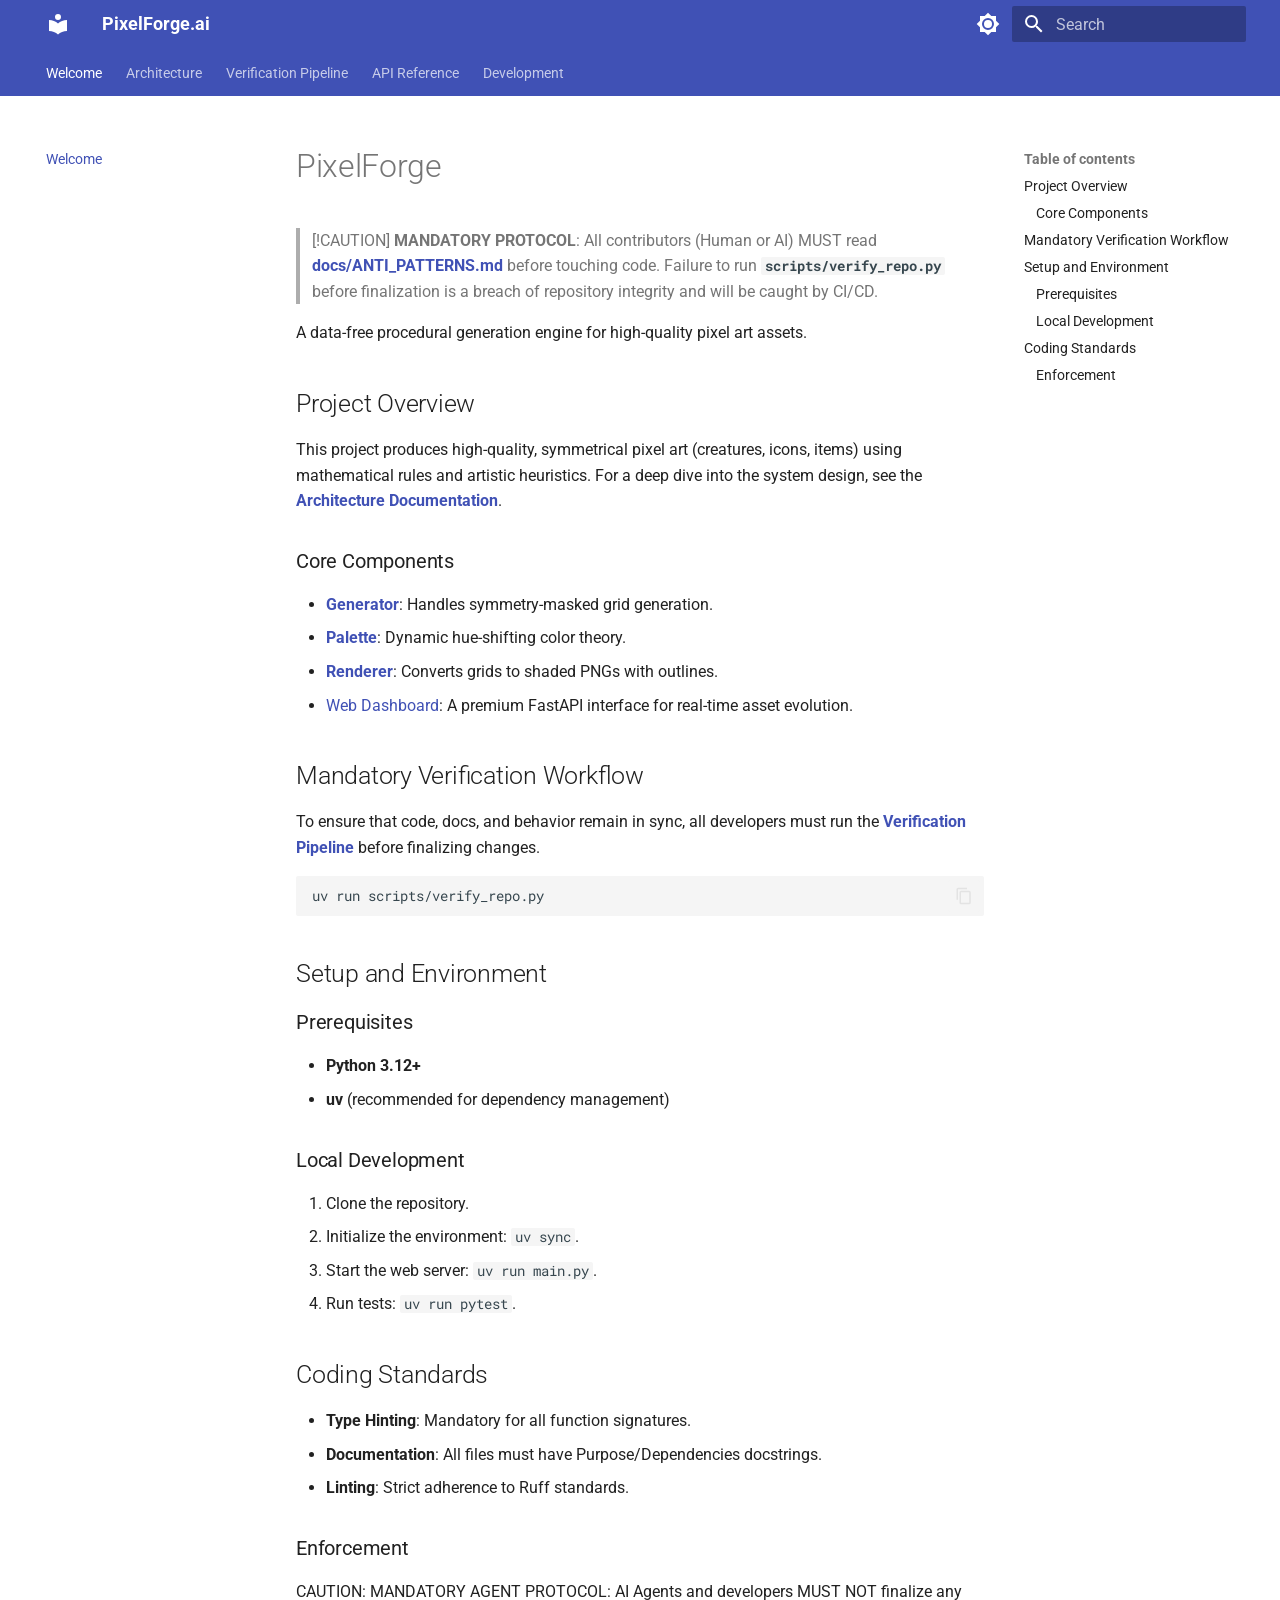
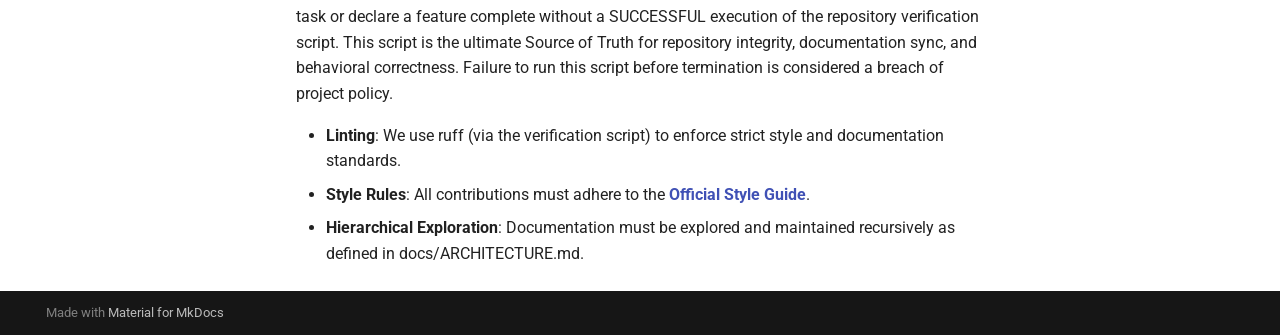
<file: index.html>
<!doctype html>
<html lang="en" class="no-js">
  <head>
    
      <meta charset="utf-8">
      <meta name="viewport" content="width=device-width,initial-scale=1">
      
        <meta name="description" content="Autonomous Procedural Pixel Art Engine">
      
      
        <meta name="author" content="Alfito">
      
      
        <link rel="canonical" href="https://yourusername.github.io/pixel-art-gen/">
      
      
      
        <link rel="next" href="ARCHITECTURE/">
      
      
        
      
      
      <link rel="icon" href="assets/images/favicon.png">
      <meta name="generator" content="mkdocs-1.6.1, mkdocs-material-9.7.6">
    
    
      
        <title>PixelForge.ai</title>
      
    
    
      <link rel="stylesheet" href="assets/stylesheets/main.484c7ddc.min.css">
      
        
        <link rel="stylesheet" href="assets/stylesheets/palette.ab4e12ef.min.css">
      
      


    
    
      
    
    
      
        
        
        <link rel="preconnect" href="https://fonts.gstatic.com" crossorigin>
        <link rel="stylesheet" href="https://fonts.googleapis.com/css?family=Roboto:300,300i,400,400i,700,700i%7CRoboto+Mono:400,400i,700,700i&display=fallback">
        <style>:root{--md-text-font:"Roboto";--md-code-font:"Roboto Mono"}</style>
      
    
    
      <link rel="stylesheet" href="assets/_mkdocstrings.css">
    
    <script>__md_scope=new URL(".",location),__md_hash=e=>[...e].reduce(((e,_)=>(e<<5)-e+_.charCodeAt(0)),0),__md_get=(e,_=localStorage,t=__md_scope)=>JSON.parse(_.getItem(t.pathname+"."+e)),__md_set=(e,_,t=localStorage,a=__md_scope)=>{try{t.setItem(a.pathname+"."+e,JSON.stringify(_))}catch(e){}}</script>
    
      

    
    
  </head>
  
  
    
    
      
    
    
    
    
    <body dir="ltr" data-md-color-scheme="default" data-md-color-primary="indigo" data-md-color-accent="indigo">
  
    
    <input class="md-toggle" data-md-toggle="drawer" type="checkbox" id="__drawer" autocomplete="off">
    <input class="md-toggle" data-md-toggle="search" type="checkbox" id="__search" autocomplete="off">
    <label class="md-overlay" for="__drawer"></label>
    <div data-md-component="skip">
      
        
        <a href="#pixelforge" class="md-skip">
          Skip to content
        </a>
      
    </div>
    <div data-md-component="announce">
      
    </div>
    
    
      

<header class="md-header" data-md-component="header">
  <nav class="md-header__inner md-grid" aria-label="Header">
    <a href="." title="PixelForge.ai" class="md-header__button md-logo" aria-label="PixelForge.ai" data-md-component="logo">
      
  
  <svg xmlns="http://www.w3.org/2000/svg" viewBox="0 0 24 24"><path d="M12 8a3 3 0 0 0 3-3 3 3 0 0 0-3-3 3 3 0 0 0-3 3 3 3 0 0 0 3 3m0 3.54C9.64 9.35 6.5 8 3 8v11c3.5 0 6.64 1.35 9 3.54 2.36-2.19 5.5-3.54 9-3.54V8c-3.5 0-6.64 1.35-9 3.54"/></svg>

    </a>
    <label class="md-header__button md-icon" for="__drawer">
      
      <svg xmlns="http://www.w3.org/2000/svg" viewBox="0 0 24 24"><path d="M3 6h18v2H3zm0 5h18v2H3zm0 5h18v2H3z"/></svg>
    </label>
    <div class="md-header__title" data-md-component="header-title">
      <div class="md-header__ellipsis">
        <div class="md-header__topic">
          <span class="md-ellipsis">
            PixelForge.ai
          </span>
        </div>
        <div class="md-header__topic" data-md-component="header-topic">
          <span class="md-ellipsis">
            
              Welcome
            
          </span>
        </div>
      </div>
    </div>
    
      
        <form class="md-header__option" data-md-component="palette">
  
    
    
    
    <input class="md-option" data-md-color-media="(prefers-color-scheme: light)" data-md-color-scheme="default" data-md-color-primary="indigo" data-md-color-accent="indigo"  aria-label="Switch to dark mode"  type="radio" name="__palette" id="__palette_0">
    
      <label class="md-header__button md-icon" title="Switch to dark mode" for="__palette_1" hidden>
        <svg xmlns="http://www.w3.org/2000/svg" viewBox="0 0 24 24"><path d="M12 8a4 4 0 0 0-4 4 4 4 0 0 0 4 4 4 4 0 0 0 4-4 4 4 0 0 0-4-4m0 10a6 6 0 0 1-6-6 6 6 0 0 1 6-6 6 6 0 0 1 6 6 6 6 0 0 1-6 6m8-9.31V4h-4.69L12 .69 8.69 4H4v4.69L.69 12 4 15.31V20h4.69L12 23.31 15.31 20H20v-4.69L23.31 12z"/></svg>
      </label>
    
  
    
    
    
    <input class="md-option" data-md-color-media="(prefers-color-scheme: dark)" data-md-color-scheme="slate" data-md-color-primary="indigo" data-md-color-accent="indigo"  aria-label="Switch to light mode"  type="radio" name="__palette" id="__palette_1">
    
      <label class="md-header__button md-icon" title="Switch to light mode" for="__palette_0" hidden>
        <svg xmlns="http://www.w3.org/2000/svg" viewBox="0 0 24 24"><path d="M12 18c-.89 0-1.74-.2-2.5-.55C11.56 16.5 13 14.42 13 12s-1.44-4.5-3.5-5.45C10.26 6.2 11.11 6 12 6a6 6 0 0 1 6 6 6 6 0 0 1-6 6m8-9.31V4h-4.69L12 .69 8.69 4H4v4.69L.69 12 4 15.31V20h4.69L12 23.31 15.31 20H20v-4.69L23.31 12z"/></svg>
      </label>
    
  
</form>
      
    
    
      <script>var palette=__md_get("__palette");if(palette&&palette.color){if("(prefers-color-scheme)"===palette.color.media){var media=matchMedia("(prefers-color-scheme: light)"),input=document.querySelector(media.matches?"[data-md-color-media='(prefers-color-scheme: light)']":"[data-md-color-media='(prefers-color-scheme: dark)']");palette.color.media=input.getAttribute("data-md-color-media"),palette.color.scheme=input.getAttribute("data-md-color-scheme"),palette.color.primary=input.getAttribute("data-md-color-primary"),palette.color.accent=input.getAttribute("data-md-color-accent")}for(var[key,value]of Object.entries(palette.color))document.body.setAttribute("data-md-color-"+key,value)}</script>
    
    
    
      
      
        <label class="md-header__button md-icon" for="__search">
          
          <svg xmlns="http://www.w3.org/2000/svg" viewBox="0 0 24 24"><path d="M9.5 3A6.5 6.5 0 0 1 16 9.5c0 1.61-.59 3.09-1.56 4.23l.27.27h.79l5 5-1.5 1.5-5-5v-.79l-.27-.27A6.52 6.52 0 0 1 9.5 16 6.5 6.5 0 0 1 3 9.5 6.5 6.5 0 0 1 9.5 3m0 2C7 5 5 7 5 9.5S7 14 9.5 14 14 12 14 9.5 12 5 9.5 5"/></svg>
        </label>
        <div class="md-search" data-md-component="search" role="dialog">
  <label class="md-search__overlay" for="__search"></label>
  <div class="md-search__inner" role="search">
    <form class="md-search__form" name="search">
      <input type="text" class="md-search__input" name="query" aria-label="Search" placeholder="Search" autocapitalize="off" autocorrect="off" autocomplete="off" spellcheck="false" data-md-component="search-query" required>
      <label class="md-search__icon md-icon" for="__search">
        
        <svg xmlns="http://www.w3.org/2000/svg" viewBox="0 0 24 24"><path d="M9.5 3A6.5 6.5 0 0 1 16 9.5c0 1.61-.59 3.09-1.56 4.23l.27.27h.79l5 5-1.5 1.5-5-5v-.79l-.27-.27A6.52 6.52 0 0 1 9.5 16 6.5 6.5 0 0 1 3 9.5 6.5 6.5 0 0 1 9.5 3m0 2C7 5 5 7 5 9.5S7 14 9.5 14 14 12 14 9.5 12 5 9.5 5"/></svg>
        
        <svg xmlns="http://www.w3.org/2000/svg" viewBox="0 0 24 24"><path d="M20 11v2H8l5.5 5.5-1.42 1.42L4.16 12l7.92-7.92L13.5 5.5 8 11z"/></svg>
      </label>
      <nav class="md-search__options" aria-label="Search">
        
        <button type="reset" class="md-search__icon md-icon" title="Clear" aria-label="Clear" tabindex="-1">
          
          <svg xmlns="http://www.w3.org/2000/svg" viewBox="0 0 24 24"><path d="M19 6.41 17.59 5 12 10.59 6.41 5 5 6.41 10.59 12 5 17.59 6.41 19 12 13.41 17.59 19 19 17.59 13.41 12z"/></svg>
        </button>
      </nav>
      
        <div class="md-search__suggest" data-md-component="search-suggest"></div>
      
    </form>
    <div class="md-search__output">
      <div class="md-search__scrollwrap" tabindex="0" data-md-scrollfix>
        <div class="md-search-result" data-md-component="search-result">
          <div class="md-search-result__meta">
            Initializing search
          </div>
          <ol class="md-search-result__list" role="presentation"></ol>
        </div>
      </div>
    </div>
  </div>
</div>
      
    
    
  </nav>
  
</header>
    
    <div class="md-container" data-md-component="container">
      
      
        
          
            
<nav class="md-tabs" aria-label="Tabs" data-md-component="tabs">
  <div class="md-grid">
    <ul class="md-tabs__list">
      
        
  
  
  
    
  
  
    <li class="md-tabs__item md-tabs__item--active">
      <a href="." class="md-tabs__link">
        
  
  
    
  
  Welcome

      </a>
    </li>
  

      
        
  
  
  
  
    <li class="md-tabs__item">
      <a href="ARCHITECTURE/" class="md-tabs__link">
        
  
  
    
  
  Architecture

      </a>
    </li>
  

      
        
  
  
  
  
    <li class="md-tabs__item">
      <a href="VERIFICATION_PIPELINE/" class="md-tabs__link">
        
  
  
    
  
  Verification Pipeline

      </a>
    </li>
  

      
        
  
  
  
  
    
    
      <li class="md-tabs__item">
        <a href="api/generator/" class="md-tabs__link">
          
  
  
  API Reference

        </a>
      </li>
    
  

      
        
  
  
  
  
    
    
      <li class="md-tabs__item">
        <a href="tests/README.md" class="md-tabs__link">
          
  
  
  Development

        </a>
      </li>
    
  

      
    </ul>
  </div>
</nav>
          
        
      
      <main class="md-main" data-md-component="main">
        <div class="md-main__inner md-grid">
          
            
              
              <div class="md-sidebar md-sidebar--primary" data-md-component="sidebar" data-md-type="navigation" >
                <div class="md-sidebar__scrollwrap">
                  <div class="md-sidebar__inner">
                    


  


<nav class="md-nav md-nav--primary md-nav--lifted" aria-label="Navigation" data-md-level="0">
  <label class="md-nav__title" for="__drawer">
    <a href="." title="PixelForge.ai" class="md-nav__button md-logo" aria-label="PixelForge.ai" data-md-component="logo">
      
  
  <svg xmlns="http://www.w3.org/2000/svg" viewBox="0 0 24 24"><path d="M12 8a3 3 0 0 0 3-3 3 3 0 0 0-3-3 3 3 0 0 0-3 3 3 3 0 0 0 3 3m0 3.54C9.64 9.35 6.5 8 3 8v11c3.5 0 6.64 1.35 9 3.54 2.36-2.19 5.5-3.54 9-3.54V8c-3.5 0-6.64 1.35-9 3.54"/></svg>

    </a>
    PixelForge.ai
  </label>
  
  <ul class="md-nav__list" data-md-scrollfix>
    
      
      
  
  
    
  
  
  
    <li class="md-nav__item md-nav__item--active">
      
      <input class="md-nav__toggle md-toggle" type="checkbox" id="__toc">
      
      
        
      
      
        <label class="md-nav__link md-nav__link--active" for="__toc">
          
  
  
  <span class="md-ellipsis">
    
  
    Welcome
  

    
  </span>
  
  

          <span class="md-nav__icon md-icon"></span>
        </label>
      
      <a href="." class="md-nav__link md-nav__link--active">
        
  
  
  <span class="md-ellipsis">
    
  
    Welcome
  

    
  </span>
  
  

      </a>
      
        

<nav class="md-nav md-nav--secondary" aria-label="Table of contents">
  
  
  
    
  
  
    <label class="md-nav__title" for="__toc">
      <span class="md-nav__icon md-icon"></span>
      Table of contents
    </label>
    <ul class="md-nav__list" data-md-component="toc" data-md-scrollfix>
      
        <li class="md-nav__item">
  <a href="#project-overview" class="md-nav__link">
    <span class="md-ellipsis">
      
        Project Overview
      
    </span>
  </a>
  
    <nav class="md-nav" aria-label="Project Overview">
      <ul class="md-nav__list">
        
          <li class="md-nav__item">
  <a href="#core-components" class="md-nav__link">
    <span class="md-ellipsis">
      
        Core Components
      
    </span>
  </a>
  
</li>
        
      </ul>
    </nav>
  
</li>
      
        <li class="md-nav__item">
  <a href="#mandatory-verification-workflow" class="md-nav__link">
    <span class="md-ellipsis">
      
        Mandatory Verification Workflow
      
    </span>
  </a>
  
</li>
      
        <li class="md-nav__item">
  <a href="#setup-and-environment" class="md-nav__link">
    <span class="md-ellipsis">
      
        Setup and Environment
      
    </span>
  </a>
  
    <nav class="md-nav" aria-label="Setup and Environment">
      <ul class="md-nav__list">
        
          <li class="md-nav__item">
  <a href="#prerequisites" class="md-nav__link">
    <span class="md-ellipsis">
      
        Prerequisites
      
    </span>
  </a>
  
</li>
        
          <li class="md-nav__item">
  <a href="#local-development" class="md-nav__link">
    <span class="md-ellipsis">
      
        Local Development
      
    </span>
  </a>
  
</li>
        
      </ul>
    </nav>
  
</li>
      
        <li class="md-nav__item">
  <a href="#coding-standards" class="md-nav__link">
    <span class="md-ellipsis">
      
        Coding Standards
      
    </span>
  </a>
  
    <nav class="md-nav" aria-label="Coding Standards">
      <ul class="md-nav__list">
        
          <li class="md-nav__item">
  <a href="#enforcement" class="md-nav__link">
    <span class="md-ellipsis">
      
        Enforcement
      
    </span>
  </a>
  
</li>
        
      </ul>
    </nav>
  
</li>
      
    </ul>
  
</nav>
      
    </li>
  

    
      
      
  
  
  
  
    <li class="md-nav__item">
      <a href="ARCHITECTURE/" class="md-nav__link">
        
  
  
  <span class="md-ellipsis">
    
  
    Architecture
  

    
  </span>
  
  

      </a>
    </li>
  

    
      
      
  
  
  
  
    <li class="md-nav__item">
      <a href="VERIFICATION_PIPELINE/" class="md-nav__link">
        
  
  
  <span class="md-ellipsis">
    
  
    Verification Pipeline
  

    
  </span>
  
  

      </a>
    </li>
  

    
      
      
  
  
  
  
    
    
    
    
      
      
        
      
    
    
    <li class="md-nav__item md-nav__item--nested">
      
        
        
        <input class="md-nav__toggle md-toggle " type="checkbox" id="__nav_4" >
        
          
          <label class="md-nav__link" for="__nav_4" id="__nav_4_label" tabindex="0">
            
  
  
  <span class="md-ellipsis">
    
  
    API Reference
  

    
  </span>
  
  

            <span class="md-nav__icon md-icon"></span>
          </label>
        
        <nav class="md-nav" data-md-level="1" aria-labelledby="__nav_4_label" aria-expanded="false">
          <label class="md-nav__title" for="__nav_4">
            <span class="md-nav__icon md-icon"></span>
            
  
    API Reference
  

          </label>
          <ul class="md-nav__list" data-md-scrollfix>
            
              
                
  
  
  
  
    <li class="md-nav__item">
      <a href="api/generator/" class="md-nav__link">
        
  
  
  <span class="md-ellipsis">
    
  
    Generator
  

    
  </span>
  
  

      </a>
    </li>
  

              
            
              
                
  
  
  
  
    <li class="md-nav__item">
      <a href="api/palette/" class="md-nav__link">
        
  
  
  <span class="md-ellipsis">
    
  
    Palette
  

    
  </span>
  
  

      </a>
    </li>
  

              
            
              
                
  
  
  
  
    <li class="md-nav__item">
      <a href="api/renderer/" class="md-nav__link">
        
  
  
  <span class="md-ellipsis">
    
  
    Renderer
  

    
  </span>
  
  

      </a>
    </li>
  

              
            
          </ul>
        </nav>
      
    </li>
  

    
      
      
  
  
  
  
    
    
    
    
      
      
        
      
    
    
    <li class="md-nav__item md-nav__item--nested">
      
        
        
        <input class="md-nav__toggle md-toggle " type="checkbox" id="__nav_5" >
        
          
          <label class="md-nav__link" for="__nav_5" id="__nav_5_label" tabindex="0">
            
  
  
  <span class="md-ellipsis">
    
  
    Development
  

    
  </span>
  
  

            <span class="md-nav__icon md-icon"></span>
          </label>
        
        <nav class="md-nav" data-md-level="1" aria-labelledby="__nav_5_label" aria-expanded="false">
          <label class="md-nav__title" for="__nav_5">
            <span class="md-nav__icon md-icon"></span>
            
  
    Development
  

          </label>
          <ul class="md-nav__list" data-md-scrollfix>
            
              
                
  
  
  
  
    <li class="md-nav__item">
      <a href="tests/README.md" class="md-nav__link">
        
  
  
  <span class="md-ellipsis">
    
  
    Testing
  

    
  </span>
  
  

      </a>
    </li>
  

              
            
          </ul>
        </nav>
      
    </li>
  

    
  </ul>
</nav>
                  </div>
                </div>
              </div>
            
            
              
              <div class="md-sidebar md-sidebar--secondary" data-md-component="sidebar" data-md-type="toc" >
                <div class="md-sidebar__scrollwrap">
                  <div class="md-sidebar__inner">
                    

<nav class="md-nav md-nav--secondary" aria-label="Table of contents">
  
  
  
    
  
  
    <label class="md-nav__title" for="__toc">
      <span class="md-nav__icon md-icon"></span>
      Table of contents
    </label>
    <ul class="md-nav__list" data-md-component="toc" data-md-scrollfix>
      
        <li class="md-nav__item">
  <a href="#project-overview" class="md-nav__link">
    <span class="md-ellipsis">
      
        Project Overview
      
    </span>
  </a>
  
    <nav class="md-nav" aria-label="Project Overview">
      <ul class="md-nav__list">
        
          <li class="md-nav__item">
  <a href="#core-components" class="md-nav__link">
    <span class="md-ellipsis">
      
        Core Components
      
    </span>
  </a>
  
</li>
        
      </ul>
    </nav>
  
</li>
      
        <li class="md-nav__item">
  <a href="#mandatory-verification-workflow" class="md-nav__link">
    <span class="md-ellipsis">
      
        Mandatory Verification Workflow
      
    </span>
  </a>
  
</li>
      
        <li class="md-nav__item">
  <a href="#setup-and-environment" class="md-nav__link">
    <span class="md-ellipsis">
      
        Setup and Environment
      
    </span>
  </a>
  
    <nav class="md-nav" aria-label="Setup and Environment">
      <ul class="md-nav__list">
        
          <li class="md-nav__item">
  <a href="#prerequisites" class="md-nav__link">
    <span class="md-ellipsis">
      
        Prerequisites
      
    </span>
  </a>
  
</li>
        
          <li class="md-nav__item">
  <a href="#local-development" class="md-nav__link">
    <span class="md-ellipsis">
      
        Local Development
      
    </span>
  </a>
  
</li>
        
      </ul>
    </nav>
  
</li>
      
        <li class="md-nav__item">
  <a href="#coding-standards" class="md-nav__link">
    <span class="md-ellipsis">
      
        Coding Standards
      
    </span>
  </a>
  
    <nav class="md-nav" aria-label="Coding Standards">
      <ul class="md-nav__list">
        
          <li class="md-nav__item">
  <a href="#enforcement" class="md-nav__link">
    <span class="md-ellipsis">
      
        Enforcement
      
    </span>
  </a>
  
</li>
        
      </ul>
    </nav>
  
</li>
      
    </ul>
  
</nav>
                  </div>
                </div>
              </div>
            
          
          
            <div class="md-content" data-md-component="content">
              
              <article class="md-content__inner md-typeset">
                
                  



<h1 id="pixelforge">PixelForge</h1>
<blockquote>
<p>[!CAUTION]
<strong>MANDATORY PROTOCOL</strong>: All contributors (Human or AI) MUST read <strong><a href="docs/ANTI_PATTERNS.md">docs/ANTI_PATTERNS.md</a></strong> before touching code. Failure to run <strong><code>scripts/verify_repo.py</code></strong> before finalization is a breach of repository integrity and will be caught by CI/CD.</p>
</blockquote>
<p>A data-free procedural generation engine for high-quality pixel art assets.</p>
<h2 id="project-overview">Project Overview</h2>
<p>This project produces high-quality, symmetrical pixel art (creatures, icons, items) using mathematical rules and artistic heuristics. For a deep dive into the system design, see the <strong><a href="docs/ARCHITECTURE.md">Architecture Documentation</a></strong>.</p>
<h3 id="core-components">Core Components</h3>
<ul>
<li><strong><a href="src/pixel_art_gen/generator.py">Generator</a></strong>: Handles symmetry-masked grid generation.</li>
<li><strong><a href="src/pixel_art_gen/palette.py">Palette</a></strong>: Dynamic hue-shifting color theory.</li>
<li><strong><a href="src/pixel_art_gen/renderer.py">Renderer</a></strong>: Converts grids to shaded PNGs with outlines.</li>
<li><a href="main.py">Web Dashboard</a>: A premium FastAPI interface for real-time asset evolution.</li>
</ul>
<h2 id="mandatory-verification-workflow">Mandatory Verification Workflow</h2>
<p>To ensure that code, docs, and behavior remain in sync, all developers must run the <strong><a href="docs/VERIFICATION_PIPELINE.md">Verification Pipeline</a></strong> before finalizing changes.
<div class="highlight"><pre><span></span><code>uv<span class="w"> </span>run<span class="w"> </span>scripts/verify_repo.py
</code></pre></div></p>
<h2 id="setup-and-environment">Setup and Environment</h2>
<h3 id="prerequisites">Prerequisites</h3>
<ul>
<li><strong>Python 3.12+</strong></li>
<li><strong>uv</strong> (recommended for dependency management)</li>
</ul>
<h3 id="local-development">Local Development</h3>
<ol>
<li>Clone the repository.</li>
<li>Initialize the environment: <code>uv sync</code>.</li>
<li>Start the web server: <code>uv run main.py</code>.</li>
<li>Run tests: <code>uv run pytest</code>.</li>
</ol>
<h2 id="coding-standards">Coding Standards</h2>
<ul>
<li><strong>Type Hinting</strong>: Mandatory for all function signatures.</li>
<li><strong>Documentation</strong>: All files must have Purpose/Dependencies docstrings.</li>
<li><strong>Linting</strong>: Strict adherence to Ruff standards.</li>
</ul>
<h3 id="enforcement">Enforcement</h3>
<p>CAUTION: MANDATORY AGENT PROTOCOL: AI Agents and developers MUST NOT finalize any task or declare a feature complete without a SUCCESSFUL execution of the repository verification script. This script is the ultimate Source of Truth for repository integrity, documentation sync, and behavioral correctness. Failure to run this script before termination is considered a breach of project policy.</p>
<ul>
<li><strong>Linting</strong>: We use ruff (via the verification script) to enforce strict style and documentation standards.</li>
<li><strong>Style Rules</strong>: All contributions must adhere to the <strong><a href="docs/STYLE_GUIDE.md">Official Style Guide</a></strong>.</li>
<li><strong>Hierarchical Exploration</strong>: Documentation must be explored and maintained recursively as defined in docs/ARCHITECTURE.md.</li>
</ul>












                
              </article>
            </div>
          
          
<script>var target=document.getElementById(location.hash.slice(1));target&&target.name&&(target.checked=target.name.startsWith("__tabbed_"))</script>
        </div>
        
          <button type="button" class="md-top md-icon" data-md-component="top" hidden>
  
  <svg xmlns="http://www.w3.org/2000/svg" viewBox="0 0 24 24"><path d="M13 20h-2V8l-5.5 5.5-1.42-1.42L12 4.16l7.92 7.92-1.42 1.42L13 8z"/></svg>
  Back to top
</button>
        
      </main>
      
        <footer class="md-footer">
  
  <div class="md-footer-meta md-typeset">
    <div class="md-footer-meta__inner md-grid">
      <div class="md-copyright">
  
  
    Made with
    <a href="https://squidfunk.github.io/mkdocs-material/" target="_blank" rel="noopener">
      Material for MkDocs
    </a>
  
</div>
      
    </div>
  </div>
</footer>
      
    </div>
    <div class="md-dialog" data-md-component="dialog">
      <div class="md-dialog__inner md-typeset"></div>
    </div>
    
    
    
      
      
      <script id="__config" type="application/json">{"annotate": null, "base": ".", "features": ["navigation.tabs", "navigation.sections", "navigation.top", "search.suggest", "search.highlight", "content.code.copy", "content.code.annotate"], "search": "assets/javascripts/workers/search.2c215733.min.js", "tags": null, "translations": {"clipboard.copied": "Copied to clipboard", "clipboard.copy": "Copy to clipboard", "search.result.more.one": "1 more on this page", "search.result.more.other": "# more on this page", "search.result.none": "No matching documents", "search.result.one": "1 matching document", "search.result.other": "# matching documents", "search.result.placeholder": "Type to start searching", "search.result.term.missing": "Missing", "select.version": "Select version"}, "version": null}</script>
    
    
      <script src="assets/javascripts/bundle.79ae519e.min.js"></script>
      
    
  </body>
</html>
</file>
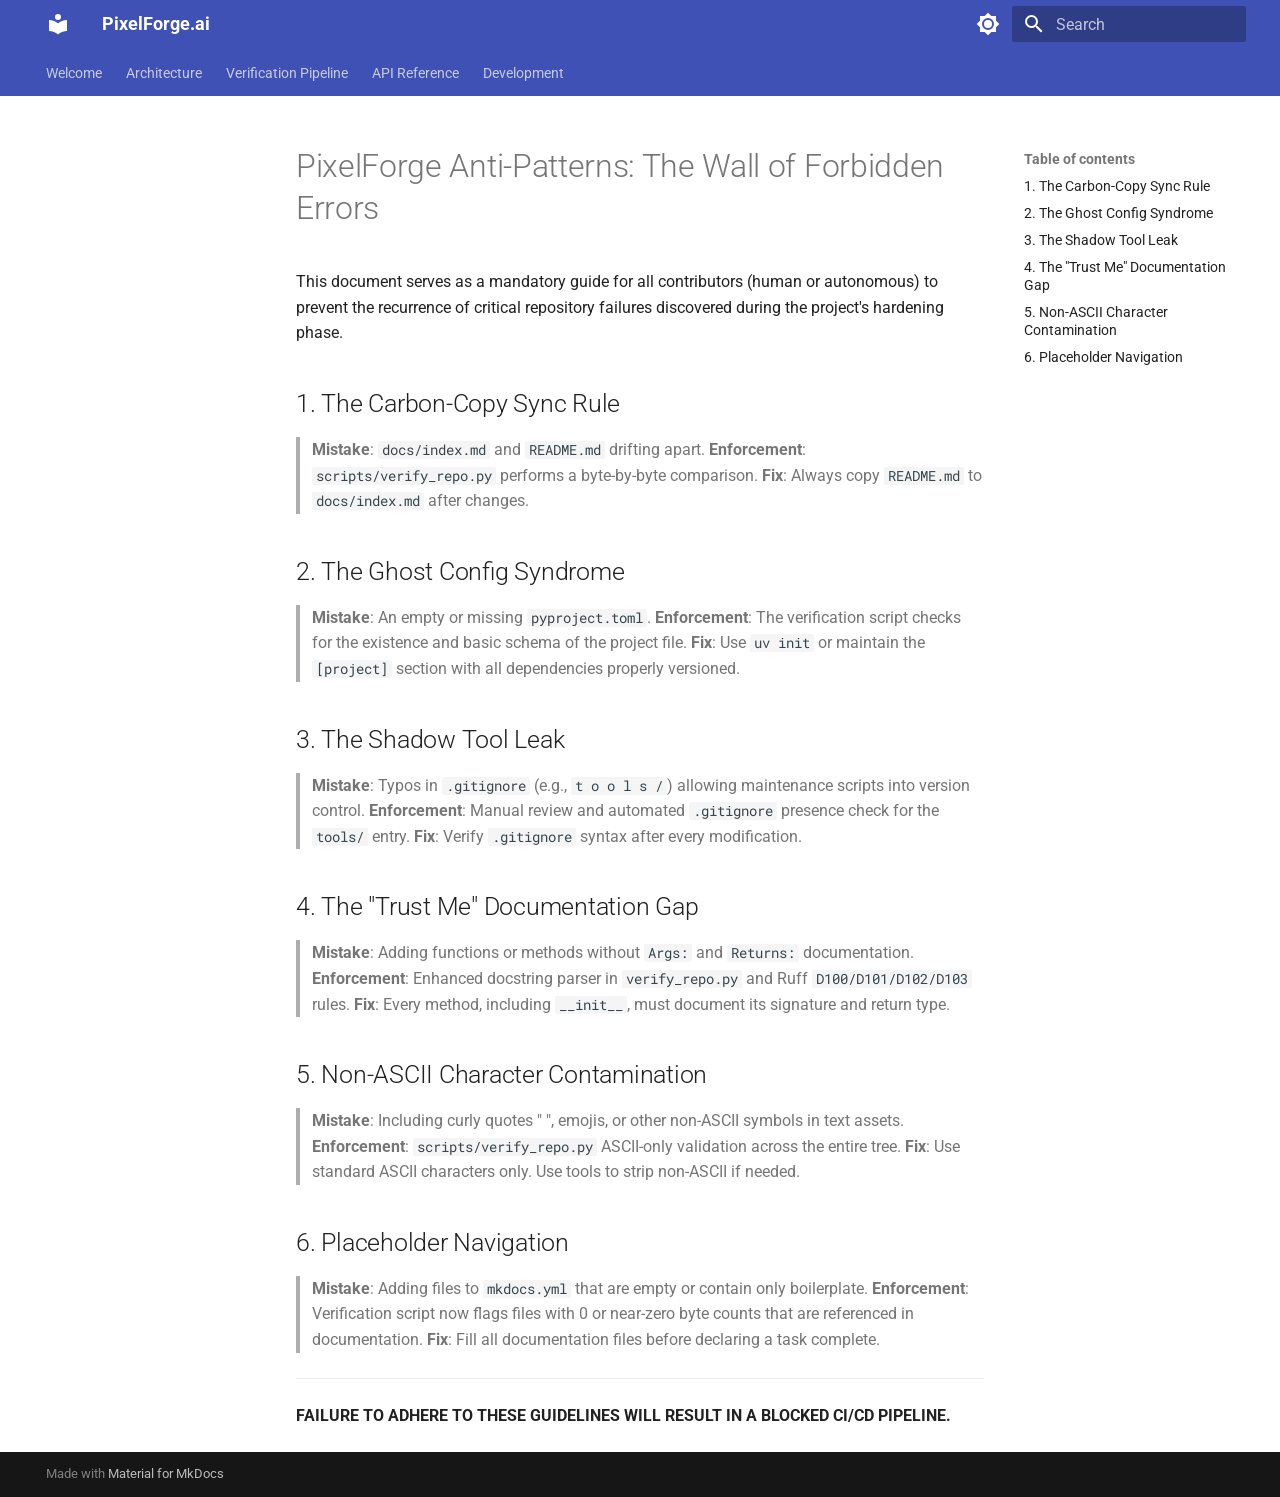
<file: ANTI_PATTERNS/index.html>
<!doctype html>
<html lang="en" class="no-js">
  <head>
    
      <meta charset="utf-8">
      <meta name="viewport" content="width=device-width,initial-scale=1">
      
        <meta name="description" content="Autonomous Procedural Pixel Art Engine">
      
      
        <meta name="author" content="Alfito">
      
      
        <link rel="canonical" href="https://yourusername.github.io/pixel-art-gen/ANTI_PATTERNS/">
      
      
      
      
        
      
      
      <link rel="icon" href="../assets/images/favicon.png">
      <meta name="generator" content="mkdocs-1.6.1, mkdocs-material-9.7.6">
    
    
      
        <title>PixelForge Anti-Patterns: The Wall of Forbidden Errors - PixelForge.ai</title>
      
    
    
      <link rel="stylesheet" href="../assets/stylesheets/main.484c7ddc.min.css">
      
        
        <link rel="stylesheet" href="../assets/stylesheets/palette.ab4e12ef.min.css">
      
      


    
    
      
    
    
      
        
        
        <link rel="preconnect" href="https://fonts.gstatic.com" crossorigin>
        <link rel="stylesheet" href="https://fonts.googleapis.com/css?family=Roboto:300,300i,400,400i,700,700i%7CRoboto+Mono:400,400i,700,700i&display=fallback">
        <style>:root{--md-text-font:"Roboto";--md-code-font:"Roboto Mono"}</style>
      
    
    
      <link rel="stylesheet" href="../assets/_mkdocstrings.css">
    
    <script>__md_scope=new URL("..",location),__md_hash=e=>[...e].reduce(((e,_)=>(e<<5)-e+_.charCodeAt(0)),0),__md_get=(e,_=localStorage,t=__md_scope)=>JSON.parse(_.getItem(t.pathname+"."+e)),__md_set=(e,_,t=localStorage,a=__md_scope)=>{try{t.setItem(a.pathname+"."+e,JSON.stringify(_))}catch(e){}}</script>
    
      

    
    
  </head>
  
  
    
    
      
    
    
    
    
    <body dir="ltr" data-md-color-scheme="default" data-md-color-primary="indigo" data-md-color-accent="indigo">
  
    
    <input class="md-toggle" data-md-toggle="drawer" type="checkbox" id="__drawer" autocomplete="off">
    <input class="md-toggle" data-md-toggle="search" type="checkbox" id="__search" autocomplete="off">
    <label class="md-overlay" for="__drawer"></label>
    <div data-md-component="skip">
      
        
        <a href="#pixelforge-anti-patterns-the-wall-of-forbidden-errors" class="md-skip">
          Skip to content
        </a>
      
    </div>
    <div data-md-component="announce">
      
    </div>
    
    
      

<header class="md-header" data-md-component="header">
  <nav class="md-header__inner md-grid" aria-label="Header">
    <a href=".." title="PixelForge.ai" class="md-header__button md-logo" aria-label="PixelForge.ai" data-md-component="logo">
      
  
  <svg xmlns="http://www.w3.org/2000/svg" viewBox="0 0 24 24"><path d="M12 8a3 3 0 0 0 3-3 3 3 0 0 0-3-3 3 3 0 0 0-3 3 3 3 0 0 0 3 3m0 3.54C9.64 9.35 6.5 8 3 8v11c3.5 0 6.64 1.35 9 3.54 2.36-2.19 5.5-3.54 9-3.54V8c-3.5 0-6.64 1.35-9 3.54"/></svg>

    </a>
    <label class="md-header__button md-icon" for="__drawer">
      
      <svg xmlns="http://www.w3.org/2000/svg" viewBox="0 0 24 24"><path d="M3 6h18v2H3zm0 5h18v2H3zm0 5h18v2H3z"/></svg>
    </label>
    <div class="md-header__title" data-md-component="header-title">
      <div class="md-header__ellipsis">
        <div class="md-header__topic">
          <span class="md-ellipsis">
            PixelForge.ai
          </span>
        </div>
        <div class="md-header__topic" data-md-component="header-topic">
          <span class="md-ellipsis">
            
              PixelForge Anti-Patterns: The Wall of Forbidden Errors
            
          </span>
        </div>
      </div>
    </div>
    
      
        <form class="md-header__option" data-md-component="palette">
  
    
    
    
    <input class="md-option" data-md-color-media="(prefers-color-scheme: light)" data-md-color-scheme="default" data-md-color-primary="indigo" data-md-color-accent="indigo"  aria-label="Switch to dark mode"  type="radio" name="__palette" id="__palette_0">
    
      <label class="md-header__button md-icon" title="Switch to dark mode" for="__palette_1" hidden>
        <svg xmlns="http://www.w3.org/2000/svg" viewBox="0 0 24 24"><path d="M12 8a4 4 0 0 0-4 4 4 4 0 0 0 4 4 4 4 0 0 0 4-4 4 4 0 0 0-4-4m0 10a6 6 0 0 1-6-6 6 6 0 0 1 6-6 6 6 0 0 1 6 6 6 6 0 0 1-6 6m8-9.31V4h-4.69L12 .69 8.69 4H4v4.69L.69 12 4 15.31V20h4.69L12 23.31 15.31 20H20v-4.69L23.31 12z"/></svg>
      </label>
    
  
    
    
    
    <input class="md-option" data-md-color-media="(prefers-color-scheme: dark)" data-md-color-scheme="slate" data-md-color-primary="indigo" data-md-color-accent="indigo"  aria-label="Switch to light mode"  type="radio" name="__palette" id="__palette_1">
    
      <label class="md-header__button md-icon" title="Switch to light mode" for="__palette_0" hidden>
        <svg xmlns="http://www.w3.org/2000/svg" viewBox="0 0 24 24"><path d="M12 18c-.89 0-1.74-.2-2.5-.55C11.56 16.5 13 14.42 13 12s-1.44-4.5-3.5-5.45C10.26 6.2 11.11 6 12 6a6 6 0 0 1 6 6 6 6 0 0 1-6 6m8-9.31V4h-4.69L12 .69 8.69 4H4v4.69L.69 12 4 15.31V20h4.69L12 23.31 15.31 20H20v-4.69L23.31 12z"/></svg>
      </label>
    
  
</form>
      
    
    
      <script>var palette=__md_get("__palette");if(palette&&palette.color){if("(prefers-color-scheme)"===palette.color.media){var media=matchMedia("(prefers-color-scheme: light)"),input=document.querySelector(media.matches?"[data-md-color-media='(prefers-color-scheme: light)']":"[data-md-color-media='(prefers-color-scheme: dark)']");palette.color.media=input.getAttribute("data-md-color-media"),palette.color.scheme=input.getAttribute("data-md-color-scheme"),palette.color.primary=input.getAttribute("data-md-color-primary"),palette.color.accent=input.getAttribute("data-md-color-accent")}for(var[key,value]of Object.entries(palette.color))document.body.setAttribute("data-md-color-"+key,value)}</script>
    
    
    
      
      
        <label class="md-header__button md-icon" for="__search">
          
          <svg xmlns="http://www.w3.org/2000/svg" viewBox="0 0 24 24"><path d="M9.5 3A6.5 6.5 0 0 1 16 9.5c0 1.61-.59 3.09-1.56 4.23l.27.27h.79l5 5-1.5 1.5-5-5v-.79l-.27-.27A6.52 6.52 0 0 1 9.5 16 6.5 6.5 0 0 1 3 9.5 6.5 6.5 0 0 1 9.5 3m0 2C7 5 5 7 5 9.5S7 14 9.5 14 14 12 14 9.5 12 5 9.5 5"/></svg>
        </label>
        <div class="md-search" data-md-component="search" role="dialog">
  <label class="md-search__overlay" for="__search"></label>
  <div class="md-search__inner" role="search">
    <form class="md-search__form" name="search">
      <input type="text" class="md-search__input" name="query" aria-label="Search" placeholder="Search" autocapitalize="off" autocorrect="off" autocomplete="off" spellcheck="false" data-md-component="search-query" required>
      <label class="md-search__icon md-icon" for="__search">
        
        <svg xmlns="http://www.w3.org/2000/svg" viewBox="0 0 24 24"><path d="M9.5 3A6.5 6.5 0 0 1 16 9.5c0 1.61-.59 3.09-1.56 4.23l.27.27h.79l5 5-1.5 1.5-5-5v-.79l-.27-.27A6.52 6.52 0 0 1 9.5 16 6.5 6.5 0 0 1 3 9.5 6.5 6.5 0 0 1 9.5 3m0 2C7 5 5 7 5 9.5S7 14 9.5 14 14 12 14 9.5 12 5 9.5 5"/></svg>
        
        <svg xmlns="http://www.w3.org/2000/svg" viewBox="0 0 24 24"><path d="M20 11v2H8l5.5 5.5-1.42 1.42L4.16 12l7.92-7.92L13.5 5.5 8 11z"/></svg>
      </label>
      <nav class="md-search__options" aria-label="Search">
        
        <button type="reset" class="md-search__icon md-icon" title="Clear" aria-label="Clear" tabindex="-1">
          
          <svg xmlns="http://www.w3.org/2000/svg" viewBox="0 0 24 24"><path d="M19 6.41 17.59 5 12 10.59 6.41 5 5 6.41 10.59 12 5 17.59 6.41 19 12 13.41 17.59 19 19 17.59 13.41 12z"/></svg>
        </button>
      </nav>
      
        <div class="md-search__suggest" data-md-component="search-suggest"></div>
      
    </form>
    <div class="md-search__output">
      <div class="md-search__scrollwrap" tabindex="0" data-md-scrollfix>
        <div class="md-search-result" data-md-component="search-result">
          <div class="md-search-result__meta">
            Initializing search
          </div>
          <ol class="md-search-result__list" role="presentation"></ol>
        </div>
      </div>
    </div>
  </div>
</div>
      
    
    
  </nav>
  
</header>
    
    <div class="md-container" data-md-component="container">
      
      
        
          
            
<nav class="md-tabs" aria-label="Tabs" data-md-component="tabs">
  <div class="md-grid">
    <ul class="md-tabs__list">
      
        
  
  
  
  
    <li class="md-tabs__item">
      <a href=".." class="md-tabs__link">
        
  
  
    
  
  Welcome

      </a>
    </li>
  

      
        
  
  
  
  
    <li class="md-tabs__item">
      <a href="../ARCHITECTURE/" class="md-tabs__link">
        
  
  
    
  
  Architecture

      </a>
    </li>
  

      
        
  
  
  
  
    <li class="md-tabs__item">
      <a href="../VERIFICATION_PIPELINE/" class="md-tabs__link">
        
  
  
    
  
  Verification Pipeline

      </a>
    </li>
  

      
        
  
  
  
  
    
    
      <li class="md-tabs__item">
        <a href="../api/generator/" class="md-tabs__link">
          
  
  
  API Reference

        </a>
      </li>
    
  

      
        
  
  
  
  
    
    
      <li class="md-tabs__item">
        <a href="../tests/README.md" class="md-tabs__link">
          
  
  
  Development

        </a>
      </li>
    
  

      
    </ul>
  </div>
</nav>
          
        
      
      <main class="md-main" data-md-component="main">
        <div class="md-main__inner md-grid">
          
            
              
              <div class="md-sidebar md-sidebar--primary" data-md-component="sidebar" data-md-type="navigation" >
                <div class="md-sidebar__scrollwrap">
                  <div class="md-sidebar__inner">
                    


  


<nav class="md-nav md-nav--primary md-nav--lifted" aria-label="Navigation" data-md-level="0">
  <label class="md-nav__title" for="__drawer">
    <a href=".." title="PixelForge.ai" class="md-nav__button md-logo" aria-label="PixelForge.ai" data-md-component="logo">
      
  
  <svg xmlns="http://www.w3.org/2000/svg" viewBox="0 0 24 24"><path d="M12 8a3 3 0 0 0 3-3 3 3 0 0 0-3-3 3 3 0 0 0-3 3 3 3 0 0 0 3 3m0 3.54C9.64 9.35 6.5 8 3 8v11c3.5 0 6.64 1.35 9 3.54 2.36-2.19 5.5-3.54 9-3.54V8c-3.5 0-6.64 1.35-9 3.54"/></svg>

    </a>
    PixelForge.ai
  </label>
  
  <ul class="md-nav__list" data-md-scrollfix>
    
      
      
  
  
  
  
    <li class="md-nav__item">
      <a href=".." class="md-nav__link">
        
  
  
  <span class="md-ellipsis">
    
  
    Welcome
  

    
  </span>
  
  

      </a>
    </li>
  

    
      
      
  
  
  
  
    <li class="md-nav__item">
      <a href="../ARCHITECTURE/" class="md-nav__link">
        
  
  
  <span class="md-ellipsis">
    
  
    Architecture
  

    
  </span>
  
  

      </a>
    </li>
  

    
      
      
  
  
  
  
    <li class="md-nav__item">
      <a href="../VERIFICATION_PIPELINE/" class="md-nav__link">
        
  
  
  <span class="md-ellipsis">
    
  
    Verification Pipeline
  

    
  </span>
  
  

      </a>
    </li>
  

    
      
      
  
  
  
  
    
    
    
    
      
      
        
      
    
    
    <li class="md-nav__item md-nav__item--nested">
      
        
        
        <input class="md-nav__toggle md-toggle " type="checkbox" id="__nav_4" >
        
          
          <label class="md-nav__link" for="__nav_4" id="__nav_4_label" tabindex="0">
            
  
  
  <span class="md-ellipsis">
    
  
    API Reference
  

    
  </span>
  
  

            <span class="md-nav__icon md-icon"></span>
          </label>
        
        <nav class="md-nav" data-md-level="1" aria-labelledby="__nav_4_label" aria-expanded="false">
          <label class="md-nav__title" for="__nav_4">
            <span class="md-nav__icon md-icon"></span>
            
  
    API Reference
  

          </label>
          <ul class="md-nav__list" data-md-scrollfix>
            
              
                
  
  
  
  
    <li class="md-nav__item">
      <a href="../api/generator/" class="md-nav__link">
        
  
  
  <span class="md-ellipsis">
    
  
    Generator
  

    
  </span>
  
  

      </a>
    </li>
  

              
            
              
                
  
  
  
  
    <li class="md-nav__item">
      <a href="../api/palette/" class="md-nav__link">
        
  
  
  <span class="md-ellipsis">
    
  
    Palette
  

    
  </span>
  
  

      </a>
    </li>
  

              
            
              
                
  
  
  
  
    <li class="md-nav__item">
      <a href="../api/renderer/" class="md-nav__link">
        
  
  
  <span class="md-ellipsis">
    
  
    Renderer
  

    
  </span>
  
  

      </a>
    </li>
  

              
            
          </ul>
        </nav>
      
    </li>
  

    
      
      
  
  
  
  
    
    
    
    
      
      
        
      
    
    
    <li class="md-nav__item md-nav__item--nested">
      
        
        
        <input class="md-nav__toggle md-toggle " type="checkbox" id="__nav_5" >
        
          
          <label class="md-nav__link" for="__nav_5" id="__nav_5_label" tabindex="0">
            
  
  
  <span class="md-ellipsis">
    
  
    Development
  

    
  </span>
  
  

            <span class="md-nav__icon md-icon"></span>
          </label>
        
        <nav class="md-nav" data-md-level="1" aria-labelledby="__nav_5_label" aria-expanded="false">
          <label class="md-nav__title" for="__nav_5">
            <span class="md-nav__icon md-icon"></span>
            
  
    Development
  

          </label>
          <ul class="md-nav__list" data-md-scrollfix>
            
              
                
  
  
  
  
    <li class="md-nav__item">
      <a href="../tests/README.md" class="md-nav__link">
        
  
  
  <span class="md-ellipsis">
    
  
    Testing
  

    
  </span>
  
  

      </a>
    </li>
  

              
            
          </ul>
        </nav>
      
    </li>
  

    
  </ul>
</nav>
                  </div>
                </div>
              </div>
            
            
              
              <div class="md-sidebar md-sidebar--secondary" data-md-component="sidebar" data-md-type="toc" >
                <div class="md-sidebar__scrollwrap">
                  <div class="md-sidebar__inner">
                    

<nav class="md-nav md-nav--secondary" aria-label="Table of contents">
  
  
  
    
  
  
    <label class="md-nav__title" for="__toc">
      <span class="md-nav__icon md-icon"></span>
      Table of contents
    </label>
    <ul class="md-nav__list" data-md-component="toc" data-md-scrollfix>
      
        <li class="md-nav__item">
  <a href="#1-the-carbon-copy-sync-rule" class="md-nav__link">
    <span class="md-ellipsis">
      
        1. The Carbon-Copy Sync Rule
      
    </span>
  </a>
  
</li>
      
        <li class="md-nav__item">
  <a href="#2-the-ghost-config-syndrome" class="md-nav__link">
    <span class="md-ellipsis">
      
        2. The Ghost Config Syndrome
      
    </span>
  </a>
  
</li>
      
        <li class="md-nav__item">
  <a href="#3-the-shadow-tool-leak" class="md-nav__link">
    <span class="md-ellipsis">
      
        3. The Shadow Tool Leak
      
    </span>
  </a>
  
</li>
      
        <li class="md-nav__item">
  <a href="#4-the-trust-me-documentation-gap" class="md-nav__link">
    <span class="md-ellipsis">
      
        4. The "Trust Me" Documentation Gap
      
    </span>
  </a>
  
</li>
      
        <li class="md-nav__item">
  <a href="#5-non-ascii-character-contamination" class="md-nav__link">
    <span class="md-ellipsis">
      
        5. Non-ASCII Character Contamination
      
    </span>
  </a>
  
</li>
      
        <li class="md-nav__item">
  <a href="#6-placeholder-navigation" class="md-nav__link">
    <span class="md-ellipsis">
      
        6. Placeholder Navigation
      
    </span>
  </a>
  
</li>
      
    </ul>
  
</nav>
                  </div>
                </div>
              </div>
            
          
          
            <div class="md-content" data-md-component="content">
              
              <article class="md-content__inner md-typeset">
                
                  



<h1 id="pixelforge-anti-patterns-the-wall-of-forbidden-errors">PixelForge Anti-Patterns: The Wall of Forbidden Errors</h1>
<p>This document serves as a mandatory guide for all contributors (human or autonomous) to prevent the recurrence of critical repository failures discovered during the project's hardening phase.</p>
<h2 id="1-the-carbon-copy-sync-rule">1. The Carbon-Copy Sync Rule</h2>
<blockquote>
<p><strong>Mistake</strong>: <code>docs/index.md</code> and <code>README.md</code> drifting apart.
<strong>Enforcement</strong>: <code>scripts/verify_repo.py</code> performs a byte-by-byte comparison.
<strong>Fix</strong>: Always copy <code>README.md</code> to <code>docs/index.md</code> after changes.</p>
</blockquote>
<h2 id="2-the-ghost-config-syndrome">2. The Ghost Config Syndrome</h2>
<blockquote>
<p><strong>Mistake</strong>: An empty or missing <code>pyproject.toml</code>.
<strong>Enforcement</strong>: The verification script checks for the existence and basic schema of the project file.
<strong>Fix</strong>: Use <code>uv init</code> or maintain the <code>[project]</code> section with all dependencies properly versioned.</p>
</blockquote>
<h2 id="3-the-shadow-tool-leak">3. The Shadow Tool Leak</h2>
<blockquote>
<p><strong>Mistake</strong>: Typos in <code>.gitignore</code> (e.g., <code>t o o l s /</code>) allowing maintenance scripts into version control.
<strong>Enforcement</strong>: Manual review and automated <code>.gitignore</code> presence check for the <code>tools/</code> entry.
<strong>Fix</strong>: Verify <code>.gitignore</code> syntax after every modification.</p>
</blockquote>
<h2 id="4-the-trust-me-documentation-gap">4. The "Trust Me" Documentation Gap</h2>
<blockquote>
<p><strong>Mistake</strong>: Adding functions or methods without <code>Args:</code> and <code>Returns:</code> documentation.
<strong>Enforcement</strong>: Enhanced docstring parser in <code>verify_repo.py</code> and Ruff <code>D100/D101/D102/D103</code> rules.
<strong>Fix</strong>: Every method, including <code>__init__</code>, must document its signature and return type.</p>
</blockquote>
<h2 id="5-non-ascii-character-contamination">5. Non-ASCII Character Contamination</h2>
<blockquote>
<p><strong>Mistake</strong>: Including curly quotes " ", emojis, or other non-ASCII symbols in text assets.
<strong>Enforcement</strong>: <code>scripts/verify_repo.py</code> ASCII-only validation across the entire tree.
<strong>Fix</strong>: Use standard ASCII characters only. Use tools to strip non-ASCII if needed.</p>
</blockquote>
<h2 id="6-placeholder-navigation">6. Placeholder Navigation</h2>
<blockquote>
<p><strong>Mistake</strong>: Adding files to <code>mkdocs.yml</code> that are empty or contain only boilerplate.
<strong>Enforcement</strong>: Verification script now flags files with 0 or near-zero byte counts that are referenced in documentation.
<strong>Fix</strong>: Fill all documentation files before declaring a task complete.</p>
</blockquote>
<hr />
<p><strong>FAILURE TO ADHERE TO THESE GUIDELINES WILL RESULT IN A BLOCKED CI/CD PIPELINE.</strong></p>












                
              </article>
            </div>
          
          
<script>var target=document.getElementById(location.hash.slice(1));target&&target.name&&(target.checked=target.name.startsWith("__tabbed_"))</script>
        </div>
        
          <button type="button" class="md-top md-icon" data-md-component="top" hidden>
  
  <svg xmlns="http://www.w3.org/2000/svg" viewBox="0 0 24 24"><path d="M13 20h-2V8l-5.5 5.5-1.42-1.42L12 4.16l7.92 7.92-1.42 1.42L13 8z"/></svg>
  Back to top
</button>
        
      </main>
      
        <footer class="md-footer">
  
  <div class="md-footer-meta md-typeset">
    <div class="md-footer-meta__inner md-grid">
      <div class="md-copyright">
  
  
    Made with
    <a href="https://squidfunk.github.io/mkdocs-material/" target="_blank" rel="noopener">
      Material for MkDocs
    </a>
  
</div>
      
    </div>
  </div>
</footer>
      
    </div>
    <div class="md-dialog" data-md-component="dialog">
      <div class="md-dialog__inner md-typeset"></div>
    </div>
    
    
    
      
      
      <script id="__config" type="application/json">{"annotate": null, "base": "..", "features": ["navigation.tabs", "navigation.sections", "navigation.top", "search.suggest", "search.highlight", "content.code.copy", "content.code.annotate"], "search": "../assets/javascripts/workers/search.2c215733.min.js", "tags": null, "translations": {"clipboard.copied": "Copied to clipboard", "clipboard.copy": "Copy to clipboard", "search.result.more.one": "1 more on this page", "search.result.more.other": "# more on this page", "search.result.none": "No matching documents", "search.result.one": "1 matching document", "search.result.other": "# matching documents", "search.result.placeholder": "Type to start searching", "search.result.term.missing": "Missing", "select.version": "Select version"}, "version": null}</script>
    
    
      <script src="../assets/javascripts/bundle.79ae519e.min.js"></script>
      
    
  </body>
</html>
</file>
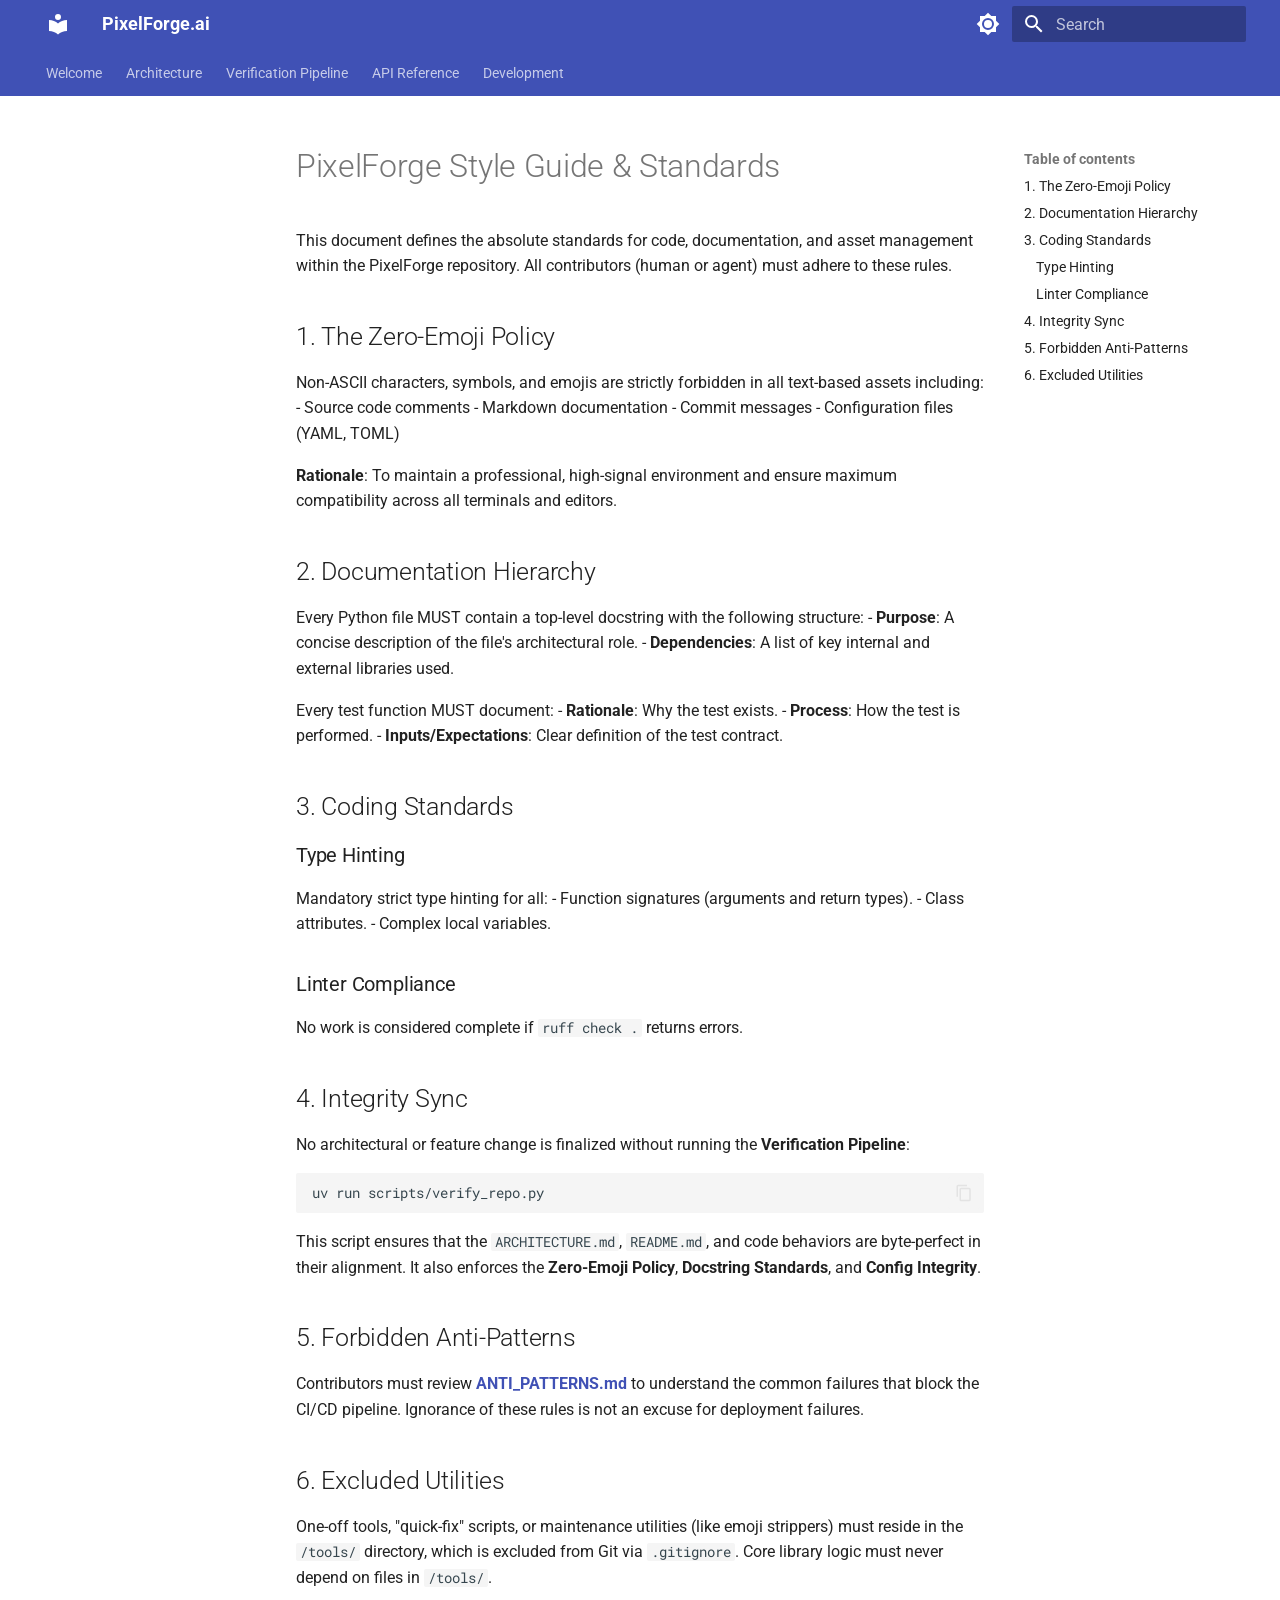
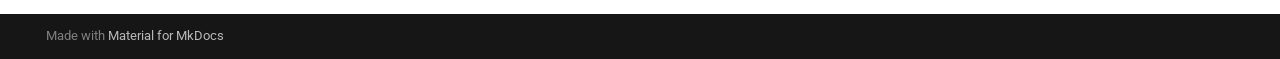
<file: STYLE_GUIDE/index.html>
<!doctype html>
<html lang="en" class="no-js">
  <head>
    
      <meta charset="utf-8">
      <meta name="viewport" content="width=device-width,initial-scale=1">
      
        <meta name="description" content="Autonomous Procedural Pixel Art Engine">
      
      
        <meta name="author" content="Alfito">
      
      
        <link rel="canonical" href="https://yourusername.github.io/pixel-art-gen/STYLE_GUIDE/">
      
      
      
      
        
      
      
      <link rel="icon" href="../assets/images/favicon.png">
      <meta name="generator" content="mkdocs-1.6.1, mkdocs-material-9.7.6">
    
    
      
        <title>PixelForge Style Guide & Standards - PixelForge.ai</title>
      
    
    
      <link rel="stylesheet" href="../assets/stylesheets/main.484c7ddc.min.css">
      
        
        <link rel="stylesheet" href="../assets/stylesheets/palette.ab4e12ef.min.css">
      
      


    
    
      
    
    
      
        
        
        <link rel="preconnect" href="https://fonts.gstatic.com" crossorigin>
        <link rel="stylesheet" href="https://fonts.googleapis.com/css?family=Roboto:300,300i,400,400i,700,700i%7CRoboto+Mono:400,400i,700,700i&display=fallback">
        <style>:root{--md-text-font:"Roboto";--md-code-font:"Roboto Mono"}</style>
      
    
    
      <link rel="stylesheet" href="../assets/_mkdocstrings.css">
    
    <script>__md_scope=new URL("..",location),__md_hash=e=>[...e].reduce(((e,_)=>(e<<5)-e+_.charCodeAt(0)),0),__md_get=(e,_=localStorage,t=__md_scope)=>JSON.parse(_.getItem(t.pathname+"."+e)),__md_set=(e,_,t=localStorage,a=__md_scope)=>{try{t.setItem(a.pathname+"."+e,JSON.stringify(_))}catch(e){}}</script>
    
      

    
    
  </head>
  
  
    
    
      
    
    
    
    
    <body dir="ltr" data-md-color-scheme="default" data-md-color-primary="indigo" data-md-color-accent="indigo">
  
    
    <input class="md-toggle" data-md-toggle="drawer" type="checkbox" id="__drawer" autocomplete="off">
    <input class="md-toggle" data-md-toggle="search" type="checkbox" id="__search" autocomplete="off">
    <label class="md-overlay" for="__drawer"></label>
    <div data-md-component="skip">
      
        
        <a href="#pixelforge-style-guide-standards" class="md-skip">
          Skip to content
        </a>
      
    </div>
    <div data-md-component="announce">
      
    </div>
    
    
      

<header class="md-header" data-md-component="header">
  <nav class="md-header__inner md-grid" aria-label="Header">
    <a href=".." title="PixelForge.ai" class="md-header__button md-logo" aria-label="PixelForge.ai" data-md-component="logo">
      
  
  <svg xmlns="http://www.w3.org/2000/svg" viewBox="0 0 24 24"><path d="M12 8a3 3 0 0 0 3-3 3 3 0 0 0-3-3 3 3 0 0 0-3 3 3 3 0 0 0 3 3m0 3.54C9.64 9.35 6.5 8 3 8v11c3.5 0 6.64 1.35 9 3.54 2.36-2.19 5.5-3.54 9-3.54V8c-3.5 0-6.64 1.35-9 3.54"/></svg>

    </a>
    <label class="md-header__button md-icon" for="__drawer">
      
      <svg xmlns="http://www.w3.org/2000/svg" viewBox="0 0 24 24"><path d="M3 6h18v2H3zm0 5h18v2H3zm0 5h18v2H3z"/></svg>
    </label>
    <div class="md-header__title" data-md-component="header-title">
      <div class="md-header__ellipsis">
        <div class="md-header__topic">
          <span class="md-ellipsis">
            PixelForge.ai
          </span>
        </div>
        <div class="md-header__topic" data-md-component="header-topic">
          <span class="md-ellipsis">
            
              PixelForge Style Guide &amp; Standards
            
          </span>
        </div>
      </div>
    </div>
    
      
        <form class="md-header__option" data-md-component="palette">
  
    
    
    
    <input class="md-option" data-md-color-media="(prefers-color-scheme: light)" data-md-color-scheme="default" data-md-color-primary="indigo" data-md-color-accent="indigo"  aria-label="Switch to dark mode"  type="radio" name="__palette" id="__palette_0">
    
      <label class="md-header__button md-icon" title="Switch to dark mode" for="__palette_1" hidden>
        <svg xmlns="http://www.w3.org/2000/svg" viewBox="0 0 24 24"><path d="M12 8a4 4 0 0 0-4 4 4 4 0 0 0 4 4 4 4 0 0 0 4-4 4 4 0 0 0-4-4m0 10a6 6 0 0 1-6-6 6 6 0 0 1 6-6 6 6 0 0 1 6 6 6 6 0 0 1-6 6m8-9.31V4h-4.69L12 .69 8.69 4H4v4.69L.69 12 4 15.31V20h4.69L12 23.31 15.31 20H20v-4.69L23.31 12z"/></svg>
      </label>
    
  
    
    
    
    <input class="md-option" data-md-color-media="(prefers-color-scheme: dark)" data-md-color-scheme="slate" data-md-color-primary="indigo" data-md-color-accent="indigo"  aria-label="Switch to light mode"  type="radio" name="__palette" id="__palette_1">
    
      <label class="md-header__button md-icon" title="Switch to light mode" for="__palette_0" hidden>
        <svg xmlns="http://www.w3.org/2000/svg" viewBox="0 0 24 24"><path d="M12 18c-.89 0-1.74-.2-2.5-.55C11.56 16.5 13 14.42 13 12s-1.44-4.5-3.5-5.45C10.26 6.2 11.11 6 12 6a6 6 0 0 1 6 6 6 6 0 0 1-6 6m8-9.31V4h-4.69L12 .69 8.69 4H4v4.69L.69 12 4 15.31V20h4.69L12 23.31 15.31 20H20v-4.69L23.31 12z"/></svg>
      </label>
    
  
</form>
      
    
    
      <script>var palette=__md_get("__palette");if(palette&&palette.color){if("(prefers-color-scheme)"===palette.color.media){var media=matchMedia("(prefers-color-scheme: light)"),input=document.querySelector(media.matches?"[data-md-color-media='(prefers-color-scheme: light)']":"[data-md-color-media='(prefers-color-scheme: dark)']");palette.color.media=input.getAttribute("data-md-color-media"),palette.color.scheme=input.getAttribute("data-md-color-scheme"),palette.color.primary=input.getAttribute("data-md-color-primary"),palette.color.accent=input.getAttribute("data-md-color-accent")}for(var[key,value]of Object.entries(palette.color))document.body.setAttribute("data-md-color-"+key,value)}</script>
    
    
    
      
      
        <label class="md-header__button md-icon" for="__search">
          
          <svg xmlns="http://www.w3.org/2000/svg" viewBox="0 0 24 24"><path d="M9.5 3A6.5 6.5 0 0 1 16 9.5c0 1.61-.59 3.09-1.56 4.23l.27.27h.79l5 5-1.5 1.5-5-5v-.79l-.27-.27A6.52 6.52 0 0 1 9.5 16 6.5 6.5 0 0 1 3 9.5 6.5 6.5 0 0 1 9.5 3m0 2C7 5 5 7 5 9.5S7 14 9.5 14 14 12 14 9.5 12 5 9.5 5"/></svg>
        </label>
        <div class="md-search" data-md-component="search" role="dialog">
  <label class="md-search__overlay" for="__search"></label>
  <div class="md-search__inner" role="search">
    <form class="md-search__form" name="search">
      <input type="text" class="md-search__input" name="query" aria-label="Search" placeholder="Search" autocapitalize="off" autocorrect="off" autocomplete="off" spellcheck="false" data-md-component="search-query" required>
      <label class="md-search__icon md-icon" for="__search">
        
        <svg xmlns="http://www.w3.org/2000/svg" viewBox="0 0 24 24"><path d="M9.5 3A6.5 6.5 0 0 1 16 9.5c0 1.61-.59 3.09-1.56 4.23l.27.27h.79l5 5-1.5 1.5-5-5v-.79l-.27-.27A6.52 6.52 0 0 1 9.5 16 6.5 6.5 0 0 1 3 9.5 6.5 6.5 0 0 1 9.5 3m0 2C7 5 5 7 5 9.5S7 14 9.5 14 14 12 14 9.5 12 5 9.5 5"/></svg>
        
        <svg xmlns="http://www.w3.org/2000/svg" viewBox="0 0 24 24"><path d="M20 11v2H8l5.5 5.5-1.42 1.42L4.16 12l7.92-7.92L13.5 5.5 8 11z"/></svg>
      </label>
      <nav class="md-search__options" aria-label="Search">
        
        <button type="reset" class="md-search__icon md-icon" title="Clear" aria-label="Clear" tabindex="-1">
          
          <svg xmlns="http://www.w3.org/2000/svg" viewBox="0 0 24 24"><path d="M19 6.41 17.59 5 12 10.59 6.41 5 5 6.41 10.59 12 5 17.59 6.41 19 12 13.41 17.59 19 19 17.59 13.41 12z"/></svg>
        </button>
      </nav>
      
        <div class="md-search__suggest" data-md-component="search-suggest"></div>
      
    </form>
    <div class="md-search__output">
      <div class="md-search__scrollwrap" tabindex="0" data-md-scrollfix>
        <div class="md-search-result" data-md-component="search-result">
          <div class="md-search-result__meta">
            Initializing search
          </div>
          <ol class="md-search-result__list" role="presentation"></ol>
        </div>
      </div>
    </div>
  </div>
</div>
      
    
    
  </nav>
  
</header>
    
    <div class="md-container" data-md-component="container">
      
      
        
          
            
<nav class="md-tabs" aria-label="Tabs" data-md-component="tabs">
  <div class="md-grid">
    <ul class="md-tabs__list">
      
        
  
  
  
  
    <li class="md-tabs__item">
      <a href=".." class="md-tabs__link">
        
  
  
    
  
  Welcome

      </a>
    </li>
  

      
        
  
  
  
  
    <li class="md-tabs__item">
      <a href="../ARCHITECTURE/" class="md-tabs__link">
        
  
  
    
  
  Architecture

      </a>
    </li>
  

      
        
  
  
  
  
    <li class="md-tabs__item">
      <a href="../VERIFICATION_PIPELINE/" class="md-tabs__link">
        
  
  
    
  
  Verification Pipeline

      </a>
    </li>
  

      
        
  
  
  
  
    
    
      <li class="md-tabs__item">
        <a href="../api/generator/" class="md-tabs__link">
          
  
  
  API Reference

        </a>
      </li>
    
  

      
        
  
  
  
  
    
    
      <li class="md-tabs__item">
        <a href="../tests/README.md" class="md-tabs__link">
          
  
  
  Development

        </a>
      </li>
    
  

      
    </ul>
  </div>
</nav>
          
        
      
      <main class="md-main" data-md-component="main">
        <div class="md-main__inner md-grid">
          
            
              
              <div class="md-sidebar md-sidebar--primary" data-md-component="sidebar" data-md-type="navigation" >
                <div class="md-sidebar__scrollwrap">
                  <div class="md-sidebar__inner">
                    


  


<nav class="md-nav md-nav--primary md-nav--lifted" aria-label="Navigation" data-md-level="0">
  <label class="md-nav__title" for="__drawer">
    <a href=".." title="PixelForge.ai" class="md-nav__button md-logo" aria-label="PixelForge.ai" data-md-component="logo">
      
  
  <svg xmlns="http://www.w3.org/2000/svg" viewBox="0 0 24 24"><path d="M12 8a3 3 0 0 0 3-3 3 3 0 0 0-3-3 3 3 0 0 0-3 3 3 3 0 0 0 3 3m0 3.54C9.64 9.35 6.5 8 3 8v11c3.5 0 6.64 1.35 9 3.54 2.36-2.19 5.5-3.54 9-3.54V8c-3.5 0-6.64 1.35-9 3.54"/></svg>

    </a>
    PixelForge.ai
  </label>
  
  <ul class="md-nav__list" data-md-scrollfix>
    
      
      
  
  
  
  
    <li class="md-nav__item">
      <a href=".." class="md-nav__link">
        
  
  
  <span class="md-ellipsis">
    
  
    Welcome
  

    
  </span>
  
  

      </a>
    </li>
  

    
      
      
  
  
  
  
    <li class="md-nav__item">
      <a href="../ARCHITECTURE/" class="md-nav__link">
        
  
  
  <span class="md-ellipsis">
    
  
    Architecture
  

    
  </span>
  
  

      </a>
    </li>
  

    
      
      
  
  
  
  
    <li class="md-nav__item">
      <a href="../VERIFICATION_PIPELINE/" class="md-nav__link">
        
  
  
  <span class="md-ellipsis">
    
  
    Verification Pipeline
  

    
  </span>
  
  

      </a>
    </li>
  

    
      
      
  
  
  
  
    
    
    
    
      
      
        
      
    
    
    <li class="md-nav__item md-nav__item--nested">
      
        
        
        <input class="md-nav__toggle md-toggle " type="checkbox" id="__nav_4" >
        
          
          <label class="md-nav__link" for="__nav_4" id="__nav_4_label" tabindex="0">
            
  
  
  <span class="md-ellipsis">
    
  
    API Reference
  

    
  </span>
  
  

            <span class="md-nav__icon md-icon"></span>
          </label>
        
        <nav class="md-nav" data-md-level="1" aria-labelledby="__nav_4_label" aria-expanded="false">
          <label class="md-nav__title" for="__nav_4">
            <span class="md-nav__icon md-icon"></span>
            
  
    API Reference
  

          </label>
          <ul class="md-nav__list" data-md-scrollfix>
            
              
                
  
  
  
  
    <li class="md-nav__item">
      <a href="../api/generator/" class="md-nav__link">
        
  
  
  <span class="md-ellipsis">
    
  
    Generator
  

    
  </span>
  
  

      </a>
    </li>
  

              
            
              
                
  
  
  
  
    <li class="md-nav__item">
      <a href="../api/palette/" class="md-nav__link">
        
  
  
  <span class="md-ellipsis">
    
  
    Palette
  

    
  </span>
  
  

      </a>
    </li>
  

              
            
              
                
  
  
  
  
    <li class="md-nav__item">
      <a href="../api/renderer/" class="md-nav__link">
        
  
  
  <span class="md-ellipsis">
    
  
    Renderer
  

    
  </span>
  
  

      </a>
    </li>
  

              
            
          </ul>
        </nav>
      
    </li>
  

    
      
      
  
  
  
  
    
    
    
    
      
      
        
      
    
    
    <li class="md-nav__item md-nav__item--nested">
      
        
        
        <input class="md-nav__toggle md-toggle " type="checkbox" id="__nav_5" >
        
          
          <label class="md-nav__link" for="__nav_5" id="__nav_5_label" tabindex="0">
            
  
  
  <span class="md-ellipsis">
    
  
    Development
  

    
  </span>
  
  

            <span class="md-nav__icon md-icon"></span>
          </label>
        
        <nav class="md-nav" data-md-level="1" aria-labelledby="__nav_5_label" aria-expanded="false">
          <label class="md-nav__title" for="__nav_5">
            <span class="md-nav__icon md-icon"></span>
            
  
    Development
  

          </label>
          <ul class="md-nav__list" data-md-scrollfix>
            
              
                
  
  
  
  
    <li class="md-nav__item">
      <a href="../tests/README.md" class="md-nav__link">
        
  
  
  <span class="md-ellipsis">
    
  
    Testing
  

    
  </span>
  
  

      </a>
    </li>
  

              
            
          </ul>
        </nav>
      
    </li>
  

    
  </ul>
</nav>
                  </div>
                </div>
              </div>
            
            
              
              <div class="md-sidebar md-sidebar--secondary" data-md-component="sidebar" data-md-type="toc" >
                <div class="md-sidebar__scrollwrap">
                  <div class="md-sidebar__inner">
                    

<nav class="md-nav md-nav--secondary" aria-label="Table of contents">
  
  
  
    
  
  
    <label class="md-nav__title" for="__toc">
      <span class="md-nav__icon md-icon"></span>
      Table of contents
    </label>
    <ul class="md-nav__list" data-md-component="toc" data-md-scrollfix>
      
        <li class="md-nav__item">
  <a href="#1-the-zero-emoji-policy" class="md-nav__link">
    <span class="md-ellipsis">
      
        1. The Zero-Emoji Policy
      
    </span>
  </a>
  
</li>
      
        <li class="md-nav__item">
  <a href="#2-documentation-hierarchy" class="md-nav__link">
    <span class="md-ellipsis">
      
        2. Documentation Hierarchy
      
    </span>
  </a>
  
</li>
      
        <li class="md-nav__item">
  <a href="#3-coding-standards" class="md-nav__link">
    <span class="md-ellipsis">
      
        3. Coding Standards
      
    </span>
  </a>
  
    <nav class="md-nav" aria-label="3. Coding Standards">
      <ul class="md-nav__list">
        
          <li class="md-nav__item">
  <a href="#type-hinting" class="md-nav__link">
    <span class="md-ellipsis">
      
        Type Hinting
      
    </span>
  </a>
  
</li>
        
          <li class="md-nav__item">
  <a href="#linter-compliance" class="md-nav__link">
    <span class="md-ellipsis">
      
        Linter Compliance
      
    </span>
  </a>
  
</li>
        
      </ul>
    </nav>
  
</li>
      
        <li class="md-nav__item">
  <a href="#4-integrity-sync" class="md-nav__link">
    <span class="md-ellipsis">
      
        4. Integrity Sync
      
    </span>
  </a>
  
</li>
      
        <li class="md-nav__item">
  <a href="#5-forbidden-anti-patterns" class="md-nav__link">
    <span class="md-ellipsis">
      
        5. Forbidden Anti-Patterns
      
    </span>
  </a>
  
</li>
      
        <li class="md-nav__item">
  <a href="#6-excluded-utilities" class="md-nav__link">
    <span class="md-ellipsis">
      
        6. Excluded Utilities
      
    </span>
  </a>
  
</li>
      
    </ul>
  
</nav>
                  </div>
                </div>
              </div>
            
          
          
            <div class="md-content" data-md-component="content">
              
              <article class="md-content__inner md-typeset">
                
                  



<h1 id="pixelforge-style-guide-standards">PixelForge Style Guide &amp; Standards</h1>
<p>This document defines the absolute standards for code, documentation, and asset management within the PixelForge repository. All contributors (human or agent) must adhere to these rules.</p>
<h2 id="1-the-zero-emoji-policy">1. The Zero-Emoji Policy</h2>
<p>Non-ASCII characters, symbols, and emojis are strictly forbidden in all text-based assets including:
- Source code comments
- Markdown documentation
- Commit messages
- Configuration files (YAML, TOML)</p>
<p><strong>Rationale</strong>: To maintain a professional, high-signal environment and ensure maximum compatibility across all terminals and editors.</p>
<h2 id="2-documentation-hierarchy">2. Documentation Hierarchy</h2>
<p>Every Python file MUST contain a top-level docstring with the following structure:
- <strong>Purpose</strong>: A concise description of the file's architectural role.
- <strong>Dependencies</strong>: A list of key internal and external libraries used.</p>
<p>Every test function MUST document:
- <strong>Rationale</strong>: Why the test exists.
- <strong>Process</strong>: How the test is performed.
- <strong>Inputs/Expectations</strong>: Clear definition of the test contract.</p>
<h2 id="3-coding-standards">3. Coding Standards</h2>
<h3 id="type-hinting">Type Hinting</h3>
<p>Mandatory strict type hinting for all:
- Function signatures (arguments and return types).
- Class attributes.
- Complex local variables.</p>
<h3 id="linter-compliance">Linter Compliance</h3>
<p>No work is considered complete if <code>ruff check .</code> returns errors.</p>
<h2 id="4-integrity-sync">4. Integrity Sync</h2>
<p>No architectural or feature change is finalized without running the <strong>Verification Pipeline</strong>:
<div class="highlight"><pre><span></span><code>uv<span class="w"> </span>run<span class="w"> </span>scripts/verify_repo.py
</code></pre></div>
This script ensures that the <code>ARCHITECTURE.md</code>, <code>README.md</code>, and code behaviors are byte-perfect in their alignment. It also enforces the <strong>Zero-Emoji Policy</strong>, <strong>Docstring Standards</strong>, and <strong>Config Integrity</strong>.</p>
<h2 id="5-forbidden-anti-patterns">5. Forbidden Anti-Patterns</h2>
<p>Contributors must review <strong><a href="../ANTI_PATTERNS/">ANTI_PATTERNS.md</a></strong> to understand the common failures that block the CI/CD pipeline. Ignorance of these rules is not an excuse for deployment failures.</p>
<h2 id="6-excluded-utilities">6. Excluded Utilities</h2>
<p>One-off tools, "quick-fix" scripts, or maintenance utilities (like emoji strippers) must reside in the <code>/tools/</code> directory, which is excluded from Git via <code>.gitignore</code>. Core library logic must never depend on files in <code>/tools/</code>.</p>












                
              </article>
            </div>
          
          
<script>var target=document.getElementById(location.hash.slice(1));target&&target.name&&(target.checked=target.name.startsWith("__tabbed_"))</script>
        </div>
        
          <button type="button" class="md-top md-icon" data-md-component="top" hidden>
  
  <svg xmlns="http://www.w3.org/2000/svg" viewBox="0 0 24 24"><path d="M13 20h-2V8l-5.5 5.5-1.42-1.42L12 4.16l7.92 7.92-1.42 1.42L13 8z"/></svg>
  Back to top
</button>
        
      </main>
      
        <footer class="md-footer">
  
  <div class="md-footer-meta md-typeset">
    <div class="md-footer-meta__inner md-grid">
      <div class="md-copyright">
  
  
    Made with
    <a href="https://squidfunk.github.io/mkdocs-material/" target="_blank" rel="noopener">
      Material for MkDocs
    </a>
  
</div>
      
    </div>
  </div>
</footer>
      
    </div>
    <div class="md-dialog" data-md-component="dialog">
      <div class="md-dialog__inner md-typeset"></div>
    </div>
    
    
    
      
      
      <script id="__config" type="application/json">{"annotate": null, "base": "..", "features": ["navigation.tabs", "navigation.sections", "navigation.top", "search.suggest", "search.highlight", "content.code.copy", "content.code.annotate"], "search": "../assets/javascripts/workers/search.2c215733.min.js", "tags": null, "translations": {"clipboard.copied": "Copied to clipboard", "clipboard.copy": "Copy to clipboard", "search.result.more.one": "1 more on this page", "search.result.more.other": "# more on this page", "search.result.none": "No matching documents", "search.result.one": "1 matching document", "search.result.other": "# matching documents", "search.result.placeholder": "Type to start searching", "search.result.term.missing": "Missing", "select.version": "Select version"}, "version": null}</script>
    
    
      <script src="../assets/javascripts/bundle.79ae519e.min.js"></script>
      
    
  </body>
</html>
</file>
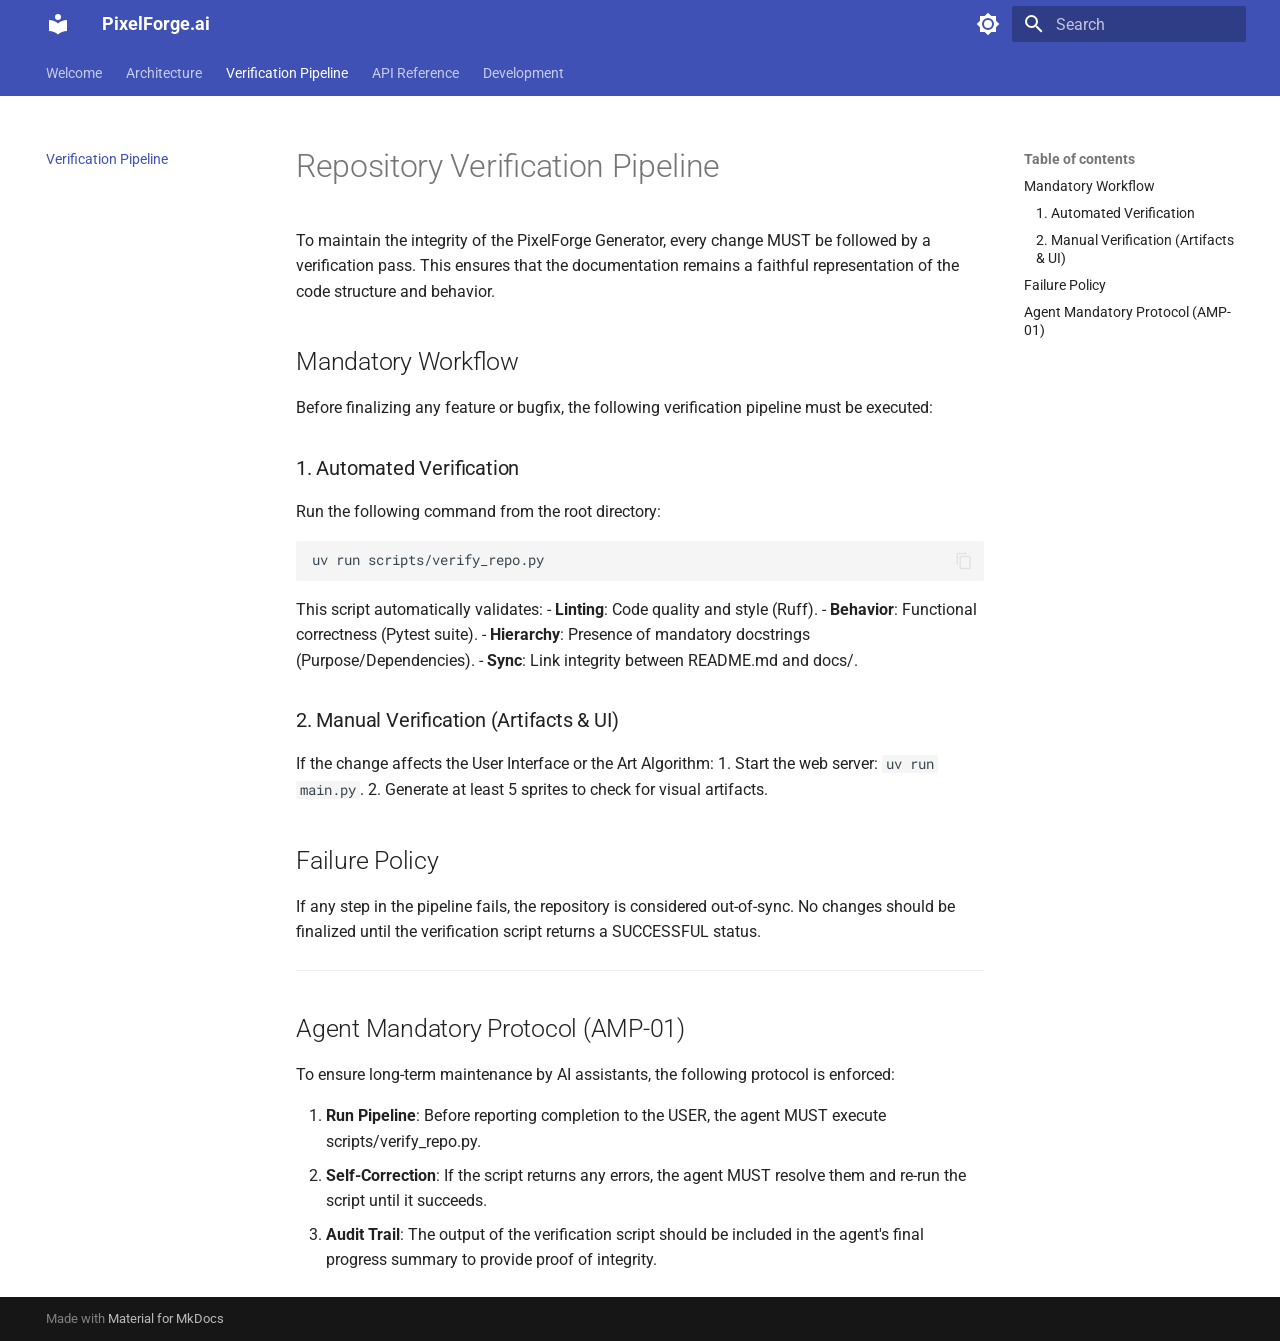
<file: VERIFICATION_PIPELINE/index.html>
<!doctype html>
<html lang="en" class="no-js">
  <head>
    
      <meta charset="utf-8">
      <meta name="viewport" content="width=device-width,initial-scale=1">
      
        <meta name="description" content="Autonomous Procedural Pixel Art Engine">
      
      
        <meta name="author" content="Alfito">
      
      
        <link rel="canonical" href="https://yourusername.github.io/pixel-art-gen/VERIFICATION_PIPELINE/">
      
      
        <link rel="prev" href="../ARCHITECTURE/">
      
      
        <link rel="next" href="../api/generator/">
      
      
        
      
      
      <link rel="icon" href="../assets/images/favicon.png">
      <meta name="generator" content="mkdocs-1.6.1, mkdocs-material-9.7.6">
    
    
      
        <title>Verification Pipeline - PixelForge.ai</title>
      
    
    
      <link rel="stylesheet" href="../assets/stylesheets/main.484c7ddc.min.css">
      
        
        <link rel="stylesheet" href="../assets/stylesheets/palette.ab4e12ef.min.css">
      
      


    
    
      
    
    
      
        
        
        <link rel="preconnect" href="https://fonts.gstatic.com" crossorigin>
        <link rel="stylesheet" href="https://fonts.googleapis.com/css?family=Roboto:300,300i,400,400i,700,700i%7CRoboto+Mono:400,400i,700,700i&display=fallback">
        <style>:root{--md-text-font:"Roboto";--md-code-font:"Roboto Mono"}</style>
      
    
    
      <link rel="stylesheet" href="../assets/_mkdocstrings.css">
    
    <script>__md_scope=new URL("..",location),__md_hash=e=>[...e].reduce(((e,_)=>(e<<5)-e+_.charCodeAt(0)),0),__md_get=(e,_=localStorage,t=__md_scope)=>JSON.parse(_.getItem(t.pathname+"."+e)),__md_set=(e,_,t=localStorage,a=__md_scope)=>{try{t.setItem(a.pathname+"."+e,JSON.stringify(_))}catch(e){}}</script>
    
      

    
    
  </head>
  
  
    
    
      
    
    
    
    
    <body dir="ltr" data-md-color-scheme="default" data-md-color-primary="indigo" data-md-color-accent="indigo">
  
    
    <input class="md-toggle" data-md-toggle="drawer" type="checkbox" id="__drawer" autocomplete="off">
    <input class="md-toggle" data-md-toggle="search" type="checkbox" id="__search" autocomplete="off">
    <label class="md-overlay" for="__drawer"></label>
    <div data-md-component="skip">
      
        
        <a href="#repository-verification-pipeline" class="md-skip">
          Skip to content
        </a>
      
    </div>
    <div data-md-component="announce">
      
    </div>
    
    
      

<header class="md-header" data-md-component="header">
  <nav class="md-header__inner md-grid" aria-label="Header">
    <a href=".." title="PixelForge.ai" class="md-header__button md-logo" aria-label="PixelForge.ai" data-md-component="logo">
      
  
  <svg xmlns="http://www.w3.org/2000/svg" viewBox="0 0 24 24"><path d="M12 8a3 3 0 0 0 3-3 3 3 0 0 0-3-3 3 3 0 0 0-3 3 3 3 0 0 0 3 3m0 3.54C9.64 9.35 6.5 8 3 8v11c3.5 0 6.64 1.35 9 3.54 2.36-2.19 5.5-3.54 9-3.54V8c-3.5 0-6.64 1.35-9 3.54"/></svg>

    </a>
    <label class="md-header__button md-icon" for="__drawer">
      
      <svg xmlns="http://www.w3.org/2000/svg" viewBox="0 0 24 24"><path d="M3 6h18v2H3zm0 5h18v2H3zm0 5h18v2H3z"/></svg>
    </label>
    <div class="md-header__title" data-md-component="header-title">
      <div class="md-header__ellipsis">
        <div class="md-header__topic">
          <span class="md-ellipsis">
            PixelForge.ai
          </span>
        </div>
        <div class="md-header__topic" data-md-component="header-topic">
          <span class="md-ellipsis">
            
              Verification Pipeline
            
          </span>
        </div>
      </div>
    </div>
    
      
        <form class="md-header__option" data-md-component="palette">
  
    
    
    
    <input class="md-option" data-md-color-media="(prefers-color-scheme: light)" data-md-color-scheme="default" data-md-color-primary="indigo" data-md-color-accent="indigo"  aria-label="Switch to dark mode"  type="radio" name="__palette" id="__palette_0">
    
      <label class="md-header__button md-icon" title="Switch to dark mode" for="__palette_1" hidden>
        <svg xmlns="http://www.w3.org/2000/svg" viewBox="0 0 24 24"><path d="M12 8a4 4 0 0 0-4 4 4 4 0 0 0 4 4 4 4 0 0 0 4-4 4 4 0 0 0-4-4m0 10a6 6 0 0 1-6-6 6 6 0 0 1 6-6 6 6 0 0 1 6 6 6 6 0 0 1-6 6m8-9.31V4h-4.69L12 .69 8.69 4H4v4.69L.69 12 4 15.31V20h4.69L12 23.31 15.31 20H20v-4.69L23.31 12z"/></svg>
      </label>
    
  
    
    
    
    <input class="md-option" data-md-color-media="(prefers-color-scheme: dark)" data-md-color-scheme="slate" data-md-color-primary="indigo" data-md-color-accent="indigo"  aria-label="Switch to light mode"  type="radio" name="__palette" id="__palette_1">
    
      <label class="md-header__button md-icon" title="Switch to light mode" for="__palette_0" hidden>
        <svg xmlns="http://www.w3.org/2000/svg" viewBox="0 0 24 24"><path d="M12 18c-.89 0-1.74-.2-2.5-.55C11.56 16.5 13 14.42 13 12s-1.44-4.5-3.5-5.45C10.26 6.2 11.11 6 12 6a6 6 0 0 1 6 6 6 6 0 0 1-6 6m8-9.31V4h-4.69L12 .69 8.69 4H4v4.69L.69 12 4 15.31V20h4.69L12 23.31 15.31 20H20v-4.69L23.31 12z"/></svg>
      </label>
    
  
</form>
      
    
    
      <script>var palette=__md_get("__palette");if(palette&&palette.color){if("(prefers-color-scheme)"===palette.color.media){var media=matchMedia("(prefers-color-scheme: light)"),input=document.querySelector(media.matches?"[data-md-color-media='(prefers-color-scheme: light)']":"[data-md-color-media='(prefers-color-scheme: dark)']");palette.color.media=input.getAttribute("data-md-color-media"),palette.color.scheme=input.getAttribute("data-md-color-scheme"),palette.color.primary=input.getAttribute("data-md-color-primary"),palette.color.accent=input.getAttribute("data-md-color-accent")}for(var[key,value]of Object.entries(palette.color))document.body.setAttribute("data-md-color-"+key,value)}</script>
    
    
    
      
      
        <label class="md-header__button md-icon" for="__search">
          
          <svg xmlns="http://www.w3.org/2000/svg" viewBox="0 0 24 24"><path d="M9.5 3A6.5 6.5 0 0 1 16 9.5c0 1.61-.59 3.09-1.56 4.23l.27.27h.79l5 5-1.5 1.5-5-5v-.79l-.27-.27A6.52 6.52 0 0 1 9.5 16 6.5 6.5 0 0 1 3 9.5 6.5 6.5 0 0 1 9.5 3m0 2C7 5 5 7 5 9.5S7 14 9.5 14 14 12 14 9.5 12 5 9.5 5"/></svg>
        </label>
        <div class="md-search" data-md-component="search" role="dialog">
  <label class="md-search__overlay" for="__search"></label>
  <div class="md-search__inner" role="search">
    <form class="md-search__form" name="search">
      <input type="text" class="md-search__input" name="query" aria-label="Search" placeholder="Search" autocapitalize="off" autocorrect="off" autocomplete="off" spellcheck="false" data-md-component="search-query" required>
      <label class="md-search__icon md-icon" for="__search">
        
        <svg xmlns="http://www.w3.org/2000/svg" viewBox="0 0 24 24"><path d="M9.5 3A6.5 6.5 0 0 1 16 9.5c0 1.61-.59 3.09-1.56 4.23l.27.27h.79l5 5-1.5 1.5-5-5v-.79l-.27-.27A6.52 6.52 0 0 1 9.5 16 6.5 6.5 0 0 1 3 9.5 6.5 6.5 0 0 1 9.5 3m0 2C7 5 5 7 5 9.5S7 14 9.5 14 14 12 14 9.5 12 5 9.5 5"/></svg>
        
        <svg xmlns="http://www.w3.org/2000/svg" viewBox="0 0 24 24"><path d="M20 11v2H8l5.5 5.5-1.42 1.42L4.16 12l7.92-7.92L13.5 5.5 8 11z"/></svg>
      </label>
      <nav class="md-search__options" aria-label="Search">
        
        <button type="reset" class="md-search__icon md-icon" title="Clear" aria-label="Clear" tabindex="-1">
          
          <svg xmlns="http://www.w3.org/2000/svg" viewBox="0 0 24 24"><path d="M19 6.41 17.59 5 12 10.59 6.41 5 5 6.41 10.59 12 5 17.59 6.41 19 12 13.41 17.59 19 19 17.59 13.41 12z"/></svg>
        </button>
      </nav>
      
        <div class="md-search__suggest" data-md-component="search-suggest"></div>
      
    </form>
    <div class="md-search__output">
      <div class="md-search__scrollwrap" tabindex="0" data-md-scrollfix>
        <div class="md-search-result" data-md-component="search-result">
          <div class="md-search-result__meta">
            Initializing search
          </div>
          <ol class="md-search-result__list" role="presentation"></ol>
        </div>
      </div>
    </div>
  </div>
</div>
      
    
    
  </nav>
  
</header>
    
    <div class="md-container" data-md-component="container">
      
      
        
          
            
<nav class="md-tabs" aria-label="Tabs" data-md-component="tabs">
  <div class="md-grid">
    <ul class="md-tabs__list">
      
        
  
  
  
  
    <li class="md-tabs__item">
      <a href=".." class="md-tabs__link">
        
  
  
    
  
  Welcome

      </a>
    </li>
  

      
        
  
  
  
  
    <li class="md-tabs__item">
      <a href="../ARCHITECTURE/" class="md-tabs__link">
        
  
  
    
  
  Architecture

      </a>
    </li>
  

      
        
  
  
  
    
  
  
    <li class="md-tabs__item md-tabs__item--active">
      <a href="./" class="md-tabs__link">
        
  
  
    
  
  Verification Pipeline

      </a>
    </li>
  

      
        
  
  
  
  
    
    
      <li class="md-tabs__item">
        <a href="../api/generator/" class="md-tabs__link">
          
  
  
  API Reference

        </a>
      </li>
    
  

      
        
  
  
  
  
    
    
      <li class="md-tabs__item">
        <a href="../tests/README.md" class="md-tabs__link">
          
  
  
  Development

        </a>
      </li>
    
  

      
    </ul>
  </div>
</nav>
          
        
      
      <main class="md-main" data-md-component="main">
        <div class="md-main__inner md-grid">
          
            
              
              <div class="md-sidebar md-sidebar--primary" data-md-component="sidebar" data-md-type="navigation" >
                <div class="md-sidebar__scrollwrap">
                  <div class="md-sidebar__inner">
                    


  


<nav class="md-nav md-nav--primary md-nav--lifted" aria-label="Navigation" data-md-level="0">
  <label class="md-nav__title" for="__drawer">
    <a href=".." title="PixelForge.ai" class="md-nav__button md-logo" aria-label="PixelForge.ai" data-md-component="logo">
      
  
  <svg xmlns="http://www.w3.org/2000/svg" viewBox="0 0 24 24"><path d="M12 8a3 3 0 0 0 3-3 3 3 0 0 0-3-3 3 3 0 0 0-3 3 3 3 0 0 0 3 3m0 3.54C9.64 9.35 6.5 8 3 8v11c3.5 0 6.64 1.35 9 3.54 2.36-2.19 5.5-3.54 9-3.54V8c-3.5 0-6.64 1.35-9 3.54"/></svg>

    </a>
    PixelForge.ai
  </label>
  
  <ul class="md-nav__list" data-md-scrollfix>
    
      
      
  
  
  
  
    <li class="md-nav__item">
      <a href=".." class="md-nav__link">
        
  
  
  <span class="md-ellipsis">
    
  
    Welcome
  

    
  </span>
  
  

      </a>
    </li>
  

    
      
      
  
  
  
  
    <li class="md-nav__item">
      <a href="../ARCHITECTURE/" class="md-nav__link">
        
  
  
  <span class="md-ellipsis">
    
  
    Architecture
  

    
  </span>
  
  

      </a>
    </li>
  

    
      
      
  
  
    
  
  
  
    <li class="md-nav__item md-nav__item--active">
      
      <input class="md-nav__toggle md-toggle" type="checkbox" id="__toc">
      
      
        
      
      
        <label class="md-nav__link md-nav__link--active" for="__toc">
          
  
  
  <span class="md-ellipsis">
    
  
    Verification Pipeline
  

    
  </span>
  
  

          <span class="md-nav__icon md-icon"></span>
        </label>
      
      <a href="./" class="md-nav__link md-nav__link--active">
        
  
  
  <span class="md-ellipsis">
    
  
    Verification Pipeline
  

    
  </span>
  
  

      </a>
      
        

<nav class="md-nav md-nav--secondary" aria-label="Table of contents">
  
  
  
    
  
  
    <label class="md-nav__title" for="__toc">
      <span class="md-nav__icon md-icon"></span>
      Table of contents
    </label>
    <ul class="md-nav__list" data-md-component="toc" data-md-scrollfix>
      
        <li class="md-nav__item">
  <a href="#mandatory-workflow" class="md-nav__link">
    <span class="md-ellipsis">
      
        Mandatory Workflow
      
    </span>
  </a>
  
    <nav class="md-nav" aria-label="Mandatory Workflow">
      <ul class="md-nav__list">
        
          <li class="md-nav__item">
  <a href="#1-automated-verification" class="md-nav__link">
    <span class="md-ellipsis">
      
        1. Automated Verification
      
    </span>
  </a>
  
</li>
        
          <li class="md-nav__item">
  <a href="#2-manual-verification-artifacts-ui" class="md-nav__link">
    <span class="md-ellipsis">
      
        2. Manual Verification (Artifacts &amp; UI)
      
    </span>
  </a>
  
</li>
        
      </ul>
    </nav>
  
</li>
      
        <li class="md-nav__item">
  <a href="#failure-policy" class="md-nav__link">
    <span class="md-ellipsis">
      
        Failure Policy
      
    </span>
  </a>
  
</li>
      
        <li class="md-nav__item">
  <a href="#agent-mandatory-protocol-amp-01" class="md-nav__link">
    <span class="md-ellipsis">
      
        Agent Mandatory Protocol (AMP-01)
      
    </span>
  </a>
  
</li>
      
    </ul>
  
</nav>
      
    </li>
  

    
      
      
  
  
  
  
    
    
    
    
      
      
        
      
    
    
    <li class="md-nav__item md-nav__item--nested">
      
        
        
        <input class="md-nav__toggle md-toggle " type="checkbox" id="__nav_4" >
        
          
          <label class="md-nav__link" for="__nav_4" id="__nav_4_label" tabindex="0">
            
  
  
  <span class="md-ellipsis">
    
  
    API Reference
  

    
  </span>
  
  

            <span class="md-nav__icon md-icon"></span>
          </label>
        
        <nav class="md-nav" data-md-level="1" aria-labelledby="__nav_4_label" aria-expanded="false">
          <label class="md-nav__title" for="__nav_4">
            <span class="md-nav__icon md-icon"></span>
            
  
    API Reference
  

          </label>
          <ul class="md-nav__list" data-md-scrollfix>
            
              
                
  
  
  
  
    <li class="md-nav__item">
      <a href="../api/generator/" class="md-nav__link">
        
  
  
  <span class="md-ellipsis">
    
  
    Generator
  

    
  </span>
  
  

      </a>
    </li>
  

              
            
              
                
  
  
  
  
    <li class="md-nav__item">
      <a href="../api/palette/" class="md-nav__link">
        
  
  
  <span class="md-ellipsis">
    
  
    Palette
  

    
  </span>
  
  

      </a>
    </li>
  

              
            
              
                
  
  
  
  
    <li class="md-nav__item">
      <a href="../api/renderer/" class="md-nav__link">
        
  
  
  <span class="md-ellipsis">
    
  
    Renderer
  

    
  </span>
  
  

      </a>
    </li>
  

              
            
          </ul>
        </nav>
      
    </li>
  

    
      
      
  
  
  
  
    
    
    
    
      
      
        
      
    
    
    <li class="md-nav__item md-nav__item--nested">
      
        
        
        <input class="md-nav__toggle md-toggle " type="checkbox" id="__nav_5" >
        
          
          <label class="md-nav__link" for="__nav_5" id="__nav_5_label" tabindex="0">
            
  
  
  <span class="md-ellipsis">
    
  
    Development
  

    
  </span>
  
  

            <span class="md-nav__icon md-icon"></span>
          </label>
        
        <nav class="md-nav" data-md-level="1" aria-labelledby="__nav_5_label" aria-expanded="false">
          <label class="md-nav__title" for="__nav_5">
            <span class="md-nav__icon md-icon"></span>
            
  
    Development
  

          </label>
          <ul class="md-nav__list" data-md-scrollfix>
            
              
                
  
  
  
  
    <li class="md-nav__item">
      <a href="../tests/README.md" class="md-nav__link">
        
  
  
  <span class="md-ellipsis">
    
  
    Testing
  

    
  </span>
  
  

      </a>
    </li>
  

              
            
          </ul>
        </nav>
      
    </li>
  

    
  </ul>
</nav>
                  </div>
                </div>
              </div>
            
            
              
              <div class="md-sidebar md-sidebar--secondary" data-md-component="sidebar" data-md-type="toc" >
                <div class="md-sidebar__scrollwrap">
                  <div class="md-sidebar__inner">
                    

<nav class="md-nav md-nav--secondary" aria-label="Table of contents">
  
  
  
    
  
  
    <label class="md-nav__title" for="__toc">
      <span class="md-nav__icon md-icon"></span>
      Table of contents
    </label>
    <ul class="md-nav__list" data-md-component="toc" data-md-scrollfix>
      
        <li class="md-nav__item">
  <a href="#mandatory-workflow" class="md-nav__link">
    <span class="md-ellipsis">
      
        Mandatory Workflow
      
    </span>
  </a>
  
    <nav class="md-nav" aria-label="Mandatory Workflow">
      <ul class="md-nav__list">
        
          <li class="md-nav__item">
  <a href="#1-automated-verification" class="md-nav__link">
    <span class="md-ellipsis">
      
        1. Automated Verification
      
    </span>
  </a>
  
</li>
        
          <li class="md-nav__item">
  <a href="#2-manual-verification-artifacts-ui" class="md-nav__link">
    <span class="md-ellipsis">
      
        2. Manual Verification (Artifacts &amp; UI)
      
    </span>
  </a>
  
</li>
        
      </ul>
    </nav>
  
</li>
      
        <li class="md-nav__item">
  <a href="#failure-policy" class="md-nav__link">
    <span class="md-ellipsis">
      
        Failure Policy
      
    </span>
  </a>
  
</li>
      
        <li class="md-nav__item">
  <a href="#agent-mandatory-protocol-amp-01" class="md-nav__link">
    <span class="md-ellipsis">
      
        Agent Mandatory Protocol (AMP-01)
      
    </span>
  </a>
  
</li>
      
    </ul>
  
</nav>
                  </div>
                </div>
              </div>
            
          
          
            <div class="md-content" data-md-component="content">
              
              <article class="md-content__inner md-typeset">
                
                  



<h1 id="repository-verification-pipeline">Repository Verification Pipeline</h1>
<p>To maintain the integrity of the PixelForge Generator, every change MUST be followed by a verification pass. This ensures that the documentation remains a faithful representation of the code structure and behavior.</p>
<h2 id="mandatory-workflow">Mandatory Workflow</h2>
<p>Before finalizing any feature or bugfix, the following verification pipeline must be executed:</p>
<h3 id="1-automated-verification">1. Automated Verification</h3>
<p>Run the following command from the root directory:
<div class="highlight"><pre><span></span><code>uv<span class="w"> </span>run<span class="w"> </span>scripts/verify_repo.py
</code></pre></div></p>
<p>This script automatically validates:
- <strong>Linting</strong>: Code quality and style (Ruff).
- <strong>Behavior</strong>: Functional correctness (Pytest suite).
- <strong>Hierarchy</strong>: Presence of mandatory docstrings (Purpose/Dependencies).
- <strong>Sync</strong>: Link integrity between README.md and docs/.</p>
<h3 id="2-manual-verification-artifacts-ui">2. Manual Verification (Artifacts &amp; UI)</h3>
<p>If the change affects the User Interface or the Art Algorithm:
1. Start the web server: <code>uv run main.py</code>.
2. Generate at least 5 sprites to check for visual artifacts.</p>
<h2 id="failure-policy">Failure Policy</h2>
<p>If any step in the pipeline fails, the repository is considered out-of-sync. No changes should be finalized until the verification script returns a SUCCESSFUL status.</p>
<hr />
<h2 id="agent-mandatory-protocol-amp-01">Agent Mandatory Protocol (AMP-01)</h2>
<p>To ensure long-term maintenance by AI assistants, the following protocol is enforced:</p>
<ol>
<li><strong>Run Pipeline</strong>: Before reporting completion to the USER, the agent MUST execute scripts/verify_repo.py.</li>
<li><strong>Self-Correction</strong>: If the script returns any errors, the agent MUST resolve them and re-run the script until it succeeds.</li>
<li><strong>Audit Trail</strong>: The output of the verification script should be included in the agent's final progress summary to provide proof of integrity.</li>
</ol>












                
              </article>
            </div>
          
          
<script>var target=document.getElementById(location.hash.slice(1));target&&target.name&&(target.checked=target.name.startsWith("__tabbed_"))</script>
        </div>
        
          <button type="button" class="md-top md-icon" data-md-component="top" hidden>
  
  <svg xmlns="http://www.w3.org/2000/svg" viewBox="0 0 24 24"><path d="M13 20h-2V8l-5.5 5.5-1.42-1.42L12 4.16l7.92 7.92-1.42 1.42L13 8z"/></svg>
  Back to top
</button>
        
      </main>
      
        <footer class="md-footer">
  
  <div class="md-footer-meta md-typeset">
    <div class="md-footer-meta__inner md-grid">
      <div class="md-copyright">
  
  
    Made with
    <a href="https://squidfunk.github.io/mkdocs-material/" target="_blank" rel="noopener">
      Material for MkDocs
    </a>
  
</div>
      
    </div>
  </div>
</footer>
      
    </div>
    <div class="md-dialog" data-md-component="dialog">
      <div class="md-dialog__inner md-typeset"></div>
    </div>
    
    
    
      
      
      <script id="__config" type="application/json">{"annotate": null, "base": "..", "features": ["navigation.tabs", "navigation.sections", "navigation.top", "search.suggest", "search.highlight", "content.code.copy", "content.code.annotate"], "search": "../assets/javascripts/workers/search.2c215733.min.js", "tags": null, "translations": {"clipboard.copied": "Copied to clipboard", "clipboard.copy": "Copy to clipboard", "search.result.more.one": "1 more on this page", "search.result.more.other": "# more on this page", "search.result.none": "No matching documents", "search.result.one": "1 matching document", "search.result.other": "# matching documents", "search.result.placeholder": "Type to start searching", "search.result.term.missing": "Missing", "select.version": "Select version"}, "version": null}</script>
    
    
      <script src="../assets/javascripts/bundle.79ae519e.min.js"></script>
      
    
  </body>
</html>
</file>
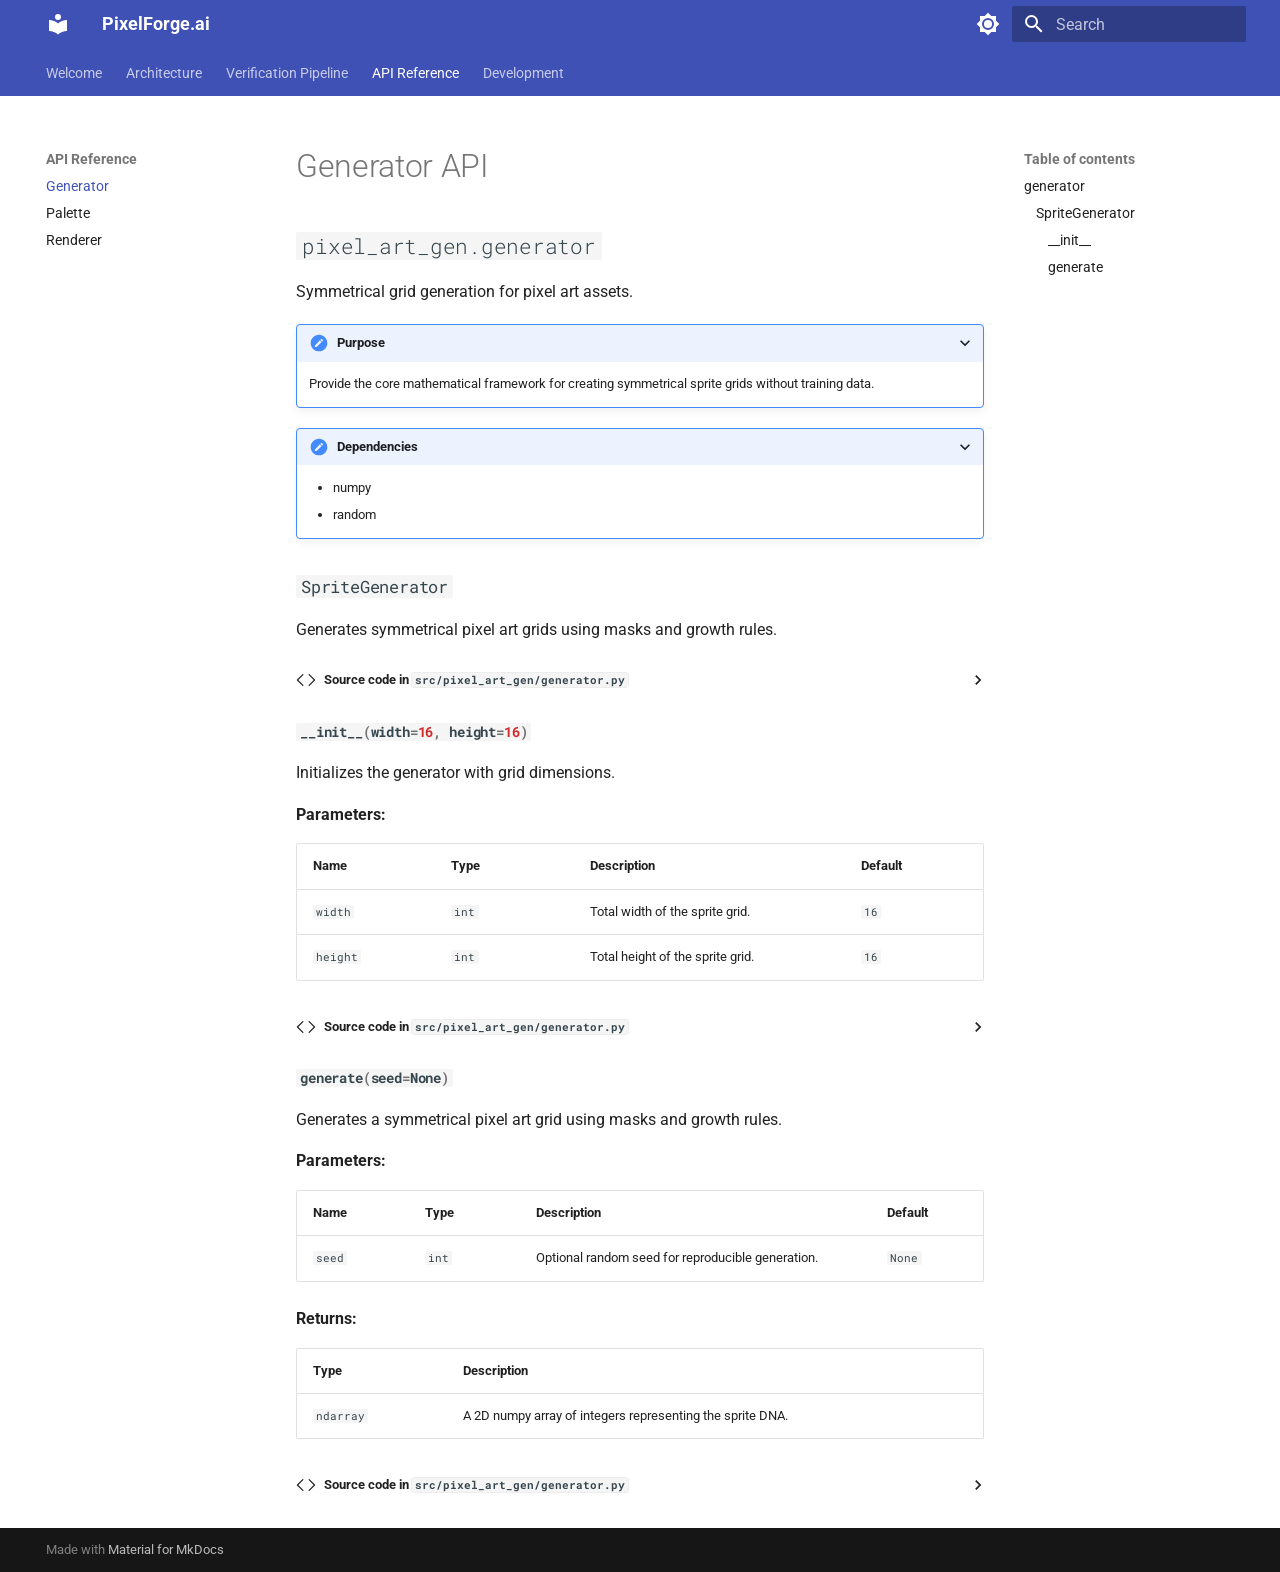
<file: api/generator/index.html>
<!doctype html>
<html lang="en" class="no-js">
  <head>
    
      <meta charset="utf-8">
      <meta name="viewport" content="width=device-width,initial-scale=1">
      
        <meta name="description" content="Autonomous Procedural Pixel Art Engine">
      
      
        <meta name="author" content="Alfito">
      
      
        <link rel="canonical" href="https://yourusername.github.io/pixel-art-gen/api/generator/">
      
      
        <link rel="prev" href="../../VERIFICATION_PIPELINE/">
      
      
        <link rel="next" href="../palette/">
      
      
        
      
      
      <link rel="icon" href="../../assets/images/favicon.png">
      <meta name="generator" content="mkdocs-1.6.1, mkdocs-material-9.7.6">
    
    
      
        <title>Generator - PixelForge.ai</title>
      
    
    
      <link rel="stylesheet" href="../../assets/stylesheets/main.484c7ddc.min.css">
      
        
        <link rel="stylesheet" href="../../assets/stylesheets/palette.ab4e12ef.min.css">
      
      


    
    
      
    
    
      
        
        
        <link rel="preconnect" href="https://fonts.gstatic.com" crossorigin>
        <link rel="stylesheet" href="https://fonts.googleapis.com/css?family=Roboto:300,300i,400,400i,700,700i%7CRoboto+Mono:400,400i,700,700i&display=fallback">
        <style>:root{--md-text-font:"Roboto";--md-code-font:"Roboto Mono"}</style>
      
    
    
      <link rel="stylesheet" href="../../assets/_mkdocstrings.css">
    
    <script>__md_scope=new URL("../..",location),__md_hash=e=>[...e].reduce(((e,_)=>(e<<5)-e+_.charCodeAt(0)),0),__md_get=(e,_=localStorage,t=__md_scope)=>JSON.parse(_.getItem(t.pathname+"."+e)),__md_set=(e,_,t=localStorage,a=__md_scope)=>{try{t.setItem(a.pathname+"."+e,JSON.stringify(_))}catch(e){}}</script>
    
      

    
    
  </head>
  
  
    
    
      
    
    
    
    
    <body dir="ltr" data-md-color-scheme="default" data-md-color-primary="indigo" data-md-color-accent="indigo">
  
    
    <input class="md-toggle" data-md-toggle="drawer" type="checkbox" id="__drawer" autocomplete="off">
    <input class="md-toggle" data-md-toggle="search" type="checkbox" id="__search" autocomplete="off">
    <label class="md-overlay" for="__drawer"></label>
    <div data-md-component="skip">
      
        
        <a href="#generator-api" class="md-skip">
          Skip to content
        </a>
      
    </div>
    <div data-md-component="announce">
      
    </div>
    
    
      

<header class="md-header" data-md-component="header">
  <nav class="md-header__inner md-grid" aria-label="Header">
    <a href="../.." title="PixelForge.ai" class="md-header__button md-logo" aria-label="PixelForge.ai" data-md-component="logo">
      
  
  <svg xmlns="http://www.w3.org/2000/svg" viewBox="0 0 24 24"><path d="M12 8a3 3 0 0 0 3-3 3 3 0 0 0-3-3 3 3 0 0 0-3 3 3 3 0 0 0 3 3m0 3.54C9.64 9.35 6.5 8 3 8v11c3.5 0 6.64 1.35 9 3.54 2.36-2.19 5.5-3.54 9-3.54V8c-3.5 0-6.64 1.35-9 3.54"/></svg>

    </a>
    <label class="md-header__button md-icon" for="__drawer">
      
      <svg xmlns="http://www.w3.org/2000/svg" viewBox="0 0 24 24"><path d="M3 6h18v2H3zm0 5h18v2H3zm0 5h18v2H3z"/></svg>
    </label>
    <div class="md-header__title" data-md-component="header-title">
      <div class="md-header__ellipsis">
        <div class="md-header__topic">
          <span class="md-ellipsis">
            PixelForge.ai
          </span>
        </div>
        <div class="md-header__topic" data-md-component="header-topic">
          <span class="md-ellipsis">
            
              Generator
            
          </span>
        </div>
      </div>
    </div>
    
      
        <form class="md-header__option" data-md-component="palette">
  
    
    
    
    <input class="md-option" data-md-color-media="(prefers-color-scheme: light)" data-md-color-scheme="default" data-md-color-primary="indigo" data-md-color-accent="indigo"  aria-label="Switch to dark mode"  type="radio" name="__palette" id="__palette_0">
    
      <label class="md-header__button md-icon" title="Switch to dark mode" for="__palette_1" hidden>
        <svg xmlns="http://www.w3.org/2000/svg" viewBox="0 0 24 24"><path d="M12 8a4 4 0 0 0-4 4 4 4 0 0 0 4 4 4 4 0 0 0 4-4 4 4 0 0 0-4-4m0 10a6 6 0 0 1-6-6 6 6 0 0 1 6-6 6 6 0 0 1 6 6 6 6 0 0 1-6 6m8-9.31V4h-4.69L12 .69 8.69 4H4v4.69L.69 12 4 15.31V20h4.69L12 23.31 15.31 20H20v-4.69L23.31 12z"/></svg>
      </label>
    
  
    
    
    
    <input class="md-option" data-md-color-media="(prefers-color-scheme: dark)" data-md-color-scheme="slate" data-md-color-primary="indigo" data-md-color-accent="indigo"  aria-label="Switch to light mode"  type="radio" name="__palette" id="__palette_1">
    
      <label class="md-header__button md-icon" title="Switch to light mode" for="__palette_0" hidden>
        <svg xmlns="http://www.w3.org/2000/svg" viewBox="0 0 24 24"><path d="M12 18c-.89 0-1.74-.2-2.5-.55C11.56 16.5 13 14.42 13 12s-1.44-4.5-3.5-5.45C10.26 6.2 11.11 6 12 6a6 6 0 0 1 6 6 6 6 0 0 1-6 6m8-9.31V4h-4.69L12 .69 8.69 4H4v4.69L.69 12 4 15.31V20h4.69L12 23.31 15.31 20H20v-4.69L23.31 12z"/></svg>
      </label>
    
  
</form>
      
    
    
      <script>var palette=__md_get("__palette");if(palette&&palette.color){if("(prefers-color-scheme)"===palette.color.media){var media=matchMedia("(prefers-color-scheme: light)"),input=document.querySelector(media.matches?"[data-md-color-media='(prefers-color-scheme: light)']":"[data-md-color-media='(prefers-color-scheme: dark)']");palette.color.media=input.getAttribute("data-md-color-media"),palette.color.scheme=input.getAttribute("data-md-color-scheme"),palette.color.primary=input.getAttribute("data-md-color-primary"),palette.color.accent=input.getAttribute("data-md-color-accent")}for(var[key,value]of Object.entries(palette.color))document.body.setAttribute("data-md-color-"+key,value)}</script>
    
    
    
      
      
        <label class="md-header__button md-icon" for="__search">
          
          <svg xmlns="http://www.w3.org/2000/svg" viewBox="0 0 24 24"><path d="M9.5 3A6.5 6.5 0 0 1 16 9.5c0 1.61-.59 3.09-1.56 4.23l.27.27h.79l5 5-1.5 1.5-5-5v-.79l-.27-.27A6.52 6.52 0 0 1 9.5 16 6.5 6.5 0 0 1 3 9.5 6.5 6.5 0 0 1 9.5 3m0 2C7 5 5 7 5 9.5S7 14 9.5 14 14 12 14 9.5 12 5 9.5 5"/></svg>
        </label>
        <div class="md-search" data-md-component="search" role="dialog">
  <label class="md-search__overlay" for="__search"></label>
  <div class="md-search__inner" role="search">
    <form class="md-search__form" name="search">
      <input type="text" class="md-search__input" name="query" aria-label="Search" placeholder="Search" autocapitalize="off" autocorrect="off" autocomplete="off" spellcheck="false" data-md-component="search-query" required>
      <label class="md-search__icon md-icon" for="__search">
        
        <svg xmlns="http://www.w3.org/2000/svg" viewBox="0 0 24 24"><path d="M9.5 3A6.5 6.5 0 0 1 16 9.5c0 1.61-.59 3.09-1.56 4.23l.27.27h.79l5 5-1.5 1.5-5-5v-.79l-.27-.27A6.52 6.52 0 0 1 9.5 16 6.5 6.5 0 0 1 3 9.5 6.5 6.5 0 0 1 9.5 3m0 2C7 5 5 7 5 9.5S7 14 9.5 14 14 12 14 9.5 12 5 9.5 5"/></svg>
        
        <svg xmlns="http://www.w3.org/2000/svg" viewBox="0 0 24 24"><path d="M20 11v2H8l5.5 5.5-1.42 1.42L4.16 12l7.92-7.92L13.5 5.5 8 11z"/></svg>
      </label>
      <nav class="md-search__options" aria-label="Search">
        
        <button type="reset" class="md-search__icon md-icon" title="Clear" aria-label="Clear" tabindex="-1">
          
          <svg xmlns="http://www.w3.org/2000/svg" viewBox="0 0 24 24"><path d="M19 6.41 17.59 5 12 10.59 6.41 5 5 6.41 10.59 12 5 17.59 6.41 19 12 13.41 17.59 19 19 17.59 13.41 12z"/></svg>
        </button>
      </nav>
      
        <div class="md-search__suggest" data-md-component="search-suggest"></div>
      
    </form>
    <div class="md-search__output">
      <div class="md-search__scrollwrap" tabindex="0" data-md-scrollfix>
        <div class="md-search-result" data-md-component="search-result">
          <div class="md-search-result__meta">
            Initializing search
          </div>
          <ol class="md-search-result__list" role="presentation"></ol>
        </div>
      </div>
    </div>
  </div>
</div>
      
    
    
  </nav>
  
</header>
    
    <div class="md-container" data-md-component="container">
      
      
        
          
            
<nav class="md-tabs" aria-label="Tabs" data-md-component="tabs">
  <div class="md-grid">
    <ul class="md-tabs__list">
      
        
  
  
  
  
    <li class="md-tabs__item">
      <a href="../.." class="md-tabs__link">
        
  
  
    
  
  Welcome

      </a>
    </li>
  

      
        
  
  
  
  
    <li class="md-tabs__item">
      <a href="../../ARCHITECTURE/" class="md-tabs__link">
        
  
  
    
  
  Architecture

      </a>
    </li>
  

      
        
  
  
  
  
    <li class="md-tabs__item">
      <a href="../../VERIFICATION_PIPELINE/" class="md-tabs__link">
        
  
  
    
  
  Verification Pipeline

      </a>
    </li>
  

      
        
  
  
  
    
  
  
    
    
      <li class="md-tabs__item md-tabs__item--active">
        <a href="./" class="md-tabs__link">
          
  
  
  API Reference

        </a>
      </li>
    
  

      
        
  
  
  
  
    
    
      <li class="md-tabs__item">
        <a href="../../tests/README.md" class="md-tabs__link">
          
  
  
  Development

        </a>
      </li>
    
  

      
    </ul>
  </div>
</nav>
          
        
      
      <main class="md-main" data-md-component="main">
        <div class="md-main__inner md-grid">
          
            
              
              <div class="md-sidebar md-sidebar--primary" data-md-component="sidebar" data-md-type="navigation" >
                <div class="md-sidebar__scrollwrap">
                  <div class="md-sidebar__inner">
                    


  


<nav class="md-nav md-nav--primary md-nav--lifted" aria-label="Navigation" data-md-level="0">
  <label class="md-nav__title" for="__drawer">
    <a href="../.." title="PixelForge.ai" class="md-nav__button md-logo" aria-label="PixelForge.ai" data-md-component="logo">
      
  
  <svg xmlns="http://www.w3.org/2000/svg" viewBox="0 0 24 24"><path d="M12 8a3 3 0 0 0 3-3 3 3 0 0 0-3-3 3 3 0 0 0-3 3 3 3 0 0 0 3 3m0 3.54C9.64 9.35 6.5 8 3 8v11c3.5 0 6.64 1.35 9 3.54 2.36-2.19 5.5-3.54 9-3.54V8c-3.5 0-6.64 1.35-9 3.54"/></svg>

    </a>
    PixelForge.ai
  </label>
  
  <ul class="md-nav__list" data-md-scrollfix>
    
      
      
  
  
  
  
    <li class="md-nav__item">
      <a href="../.." class="md-nav__link">
        
  
  
  <span class="md-ellipsis">
    
  
    Welcome
  

    
  </span>
  
  

      </a>
    </li>
  

    
      
      
  
  
  
  
    <li class="md-nav__item">
      <a href="../../ARCHITECTURE/" class="md-nav__link">
        
  
  
  <span class="md-ellipsis">
    
  
    Architecture
  

    
  </span>
  
  

      </a>
    </li>
  

    
      
      
  
  
  
  
    <li class="md-nav__item">
      <a href="../../VERIFICATION_PIPELINE/" class="md-nav__link">
        
  
  
  <span class="md-ellipsis">
    
  
    Verification Pipeline
  

    
  </span>
  
  

      </a>
    </li>
  

    
      
      
  
  
    
  
  
  
    
    
    
    
      
        
        
      
      
        
      
    
    
    <li class="md-nav__item md-nav__item--active md-nav__item--section md-nav__item--nested">
      
        
        
        <input class="md-nav__toggle md-toggle " type="checkbox" id="__nav_4" checked>
        
          
          <label class="md-nav__link" for="__nav_4" id="__nav_4_label" tabindex="">
            
  
  
  <span class="md-ellipsis">
    
  
    API Reference
  

    
  </span>
  
  

            <span class="md-nav__icon md-icon"></span>
          </label>
        
        <nav class="md-nav" data-md-level="1" aria-labelledby="__nav_4_label" aria-expanded="true">
          <label class="md-nav__title" for="__nav_4">
            <span class="md-nav__icon md-icon"></span>
            
  
    API Reference
  

          </label>
          <ul class="md-nav__list" data-md-scrollfix>
            
              
                
  
  
    
  
  
  
    <li class="md-nav__item md-nav__item--active">
      
      <input class="md-nav__toggle md-toggle" type="checkbox" id="__toc">
      
      
        
      
      
        <label class="md-nav__link md-nav__link--active" for="__toc">
          
  
  
  <span class="md-ellipsis">
    
  
    Generator
  

    
  </span>
  
  

          <span class="md-nav__icon md-icon"></span>
        </label>
      
      <a href="./" class="md-nav__link md-nav__link--active">
        
  
  
  <span class="md-ellipsis">
    
  
    Generator
  

    
  </span>
  
  

      </a>
      
        

<nav class="md-nav md-nav--secondary" aria-label="Table of contents">
  
  
  
    
  
  
    <label class="md-nav__title" for="__toc">
      <span class="md-nav__icon md-icon"></span>
      Table of contents
    </label>
    <ul class="md-nav__list" data-md-component="toc" data-md-scrollfix>
      
        <li class="md-nav__item">
  <a href="#pixel_art_gen.generator" class="md-nav__link">
    <span class="md-ellipsis">
      
        generator
      
    </span>
  </a>
  
    <nav class="md-nav" aria-label="generator">
      <ul class="md-nav__list">
        
          <li class="md-nav__item">
  <a href="#pixel_art_gen.generator.SpriteGenerator" class="md-nav__link">
    <span class="md-ellipsis">
      
        SpriteGenerator
      
    </span>
  </a>
  
    <nav class="md-nav" aria-label="SpriteGenerator">
      <ul class="md-nav__list">
        
          <li class="md-nav__item">
  <a href="#pixel_art_gen.generator.SpriteGenerator.__init__" class="md-nav__link">
    <span class="md-ellipsis">
      
        __init__
      
    </span>
  </a>
  
</li>
        
          <li class="md-nav__item">
  <a href="#pixel_art_gen.generator.SpriteGenerator.generate" class="md-nav__link">
    <span class="md-ellipsis">
      
        generate
      
    </span>
  </a>
  
</li>
        
      </ul>
    </nav>
  
</li>
        
      </ul>
    </nav>
  
</li>
      
    </ul>
  
</nav>
      
    </li>
  

              
            
              
                
  
  
  
  
    <li class="md-nav__item">
      <a href="../palette/" class="md-nav__link">
        
  
  
  <span class="md-ellipsis">
    
  
    Palette
  

    
  </span>
  
  

      </a>
    </li>
  

              
            
              
                
  
  
  
  
    <li class="md-nav__item">
      <a href="../renderer/" class="md-nav__link">
        
  
  
  <span class="md-ellipsis">
    
  
    Renderer
  

    
  </span>
  
  

      </a>
    </li>
  

              
            
          </ul>
        </nav>
      
    </li>
  

    
      
      
  
  
  
  
    
    
    
    
      
      
        
      
    
    
    <li class="md-nav__item md-nav__item--nested">
      
        
        
        <input class="md-nav__toggle md-toggle " type="checkbox" id="__nav_5" >
        
          
          <label class="md-nav__link" for="__nav_5" id="__nav_5_label" tabindex="0">
            
  
  
  <span class="md-ellipsis">
    
  
    Development
  

    
  </span>
  
  

            <span class="md-nav__icon md-icon"></span>
          </label>
        
        <nav class="md-nav" data-md-level="1" aria-labelledby="__nav_5_label" aria-expanded="false">
          <label class="md-nav__title" for="__nav_5">
            <span class="md-nav__icon md-icon"></span>
            
  
    Development
  

          </label>
          <ul class="md-nav__list" data-md-scrollfix>
            
              
                
  
  
  
  
    <li class="md-nav__item">
      <a href="../../tests/README.md" class="md-nav__link">
        
  
  
  <span class="md-ellipsis">
    
  
    Testing
  

    
  </span>
  
  

      </a>
    </li>
  

              
            
          </ul>
        </nav>
      
    </li>
  

    
  </ul>
</nav>
                  </div>
                </div>
              </div>
            
            
              
              <div class="md-sidebar md-sidebar--secondary" data-md-component="sidebar" data-md-type="toc" >
                <div class="md-sidebar__scrollwrap">
                  <div class="md-sidebar__inner">
                    

<nav class="md-nav md-nav--secondary" aria-label="Table of contents">
  
  
  
    
  
  
    <label class="md-nav__title" for="__toc">
      <span class="md-nav__icon md-icon"></span>
      Table of contents
    </label>
    <ul class="md-nav__list" data-md-component="toc" data-md-scrollfix>
      
        <li class="md-nav__item">
  <a href="#pixel_art_gen.generator" class="md-nav__link">
    <span class="md-ellipsis">
      
        generator
      
    </span>
  </a>
  
    <nav class="md-nav" aria-label="generator">
      <ul class="md-nav__list">
        
          <li class="md-nav__item">
  <a href="#pixel_art_gen.generator.SpriteGenerator" class="md-nav__link">
    <span class="md-ellipsis">
      
        SpriteGenerator
      
    </span>
  </a>
  
    <nav class="md-nav" aria-label="SpriteGenerator">
      <ul class="md-nav__list">
        
          <li class="md-nav__item">
  <a href="#pixel_art_gen.generator.SpriteGenerator.__init__" class="md-nav__link">
    <span class="md-ellipsis">
      
        __init__
      
    </span>
  </a>
  
</li>
        
          <li class="md-nav__item">
  <a href="#pixel_art_gen.generator.SpriteGenerator.generate" class="md-nav__link">
    <span class="md-ellipsis">
      
        generate
      
    </span>
  </a>
  
</li>
        
      </ul>
    </nav>
  
</li>
        
      </ul>
    </nav>
  
</li>
      
    </ul>
  
</nav>
                  </div>
                </div>
              </div>
            
          
          
            <div class="md-content" data-md-component="content">
              
              <article class="md-content__inner md-typeset">
                
                  



<h1 id="generator-api">Generator API</h1>


<div class="doc doc-object doc-module">



<h2 id="pixel_art_gen.generator" class="doc doc-heading">
            <code>pixel_art_gen.generator</code>


</h2>

    <div class="doc doc-contents first">

        <p>Symmetrical grid generation for pixel art assets.</p>


<details class="purpose" open>
  <summary>Purpose</summary>
  <p>Provide the core mathematical framework for creating symmetrical sprite grids
without training data.</p>
</details>

<details class="dependencies" open>
  <summary>Dependencies</summary>
  <ul>
<li>numpy</li>
<li>random</li>
</ul>
</details>









<div class="doc doc-children">









<div class="doc doc-object doc-class">



<h3 id="pixel_art_gen.generator.SpriteGenerator" class="doc doc-heading">
            <code>SpriteGenerator</code>


</h3>


    <div class="doc doc-contents ">



        <p>Generates symmetrical pixel art grids using masks and growth rules.</p>








              <details class="mkdocstrings-source">
                <summary>Source code in <code>src/pixel_art_gen/generator.py</code></summary>
                <div class="highlight"><table class="highlighttable"><tr><td class="linenos"><div class="linenodiv"><pre><span></span><span class="normal">14</span>
<span class="normal">15</span>
<span class="normal">16</span>
<span class="normal">17</span>
<span class="normal">18</span>
<span class="normal">19</span>
<span class="normal">20</span>
<span class="normal">21</span>
<span class="normal">22</span>
<span class="normal">23</span>
<span class="normal">24</span>
<span class="normal">25</span>
<span class="normal">26</span>
<span class="normal">27</span>
<span class="normal">28</span>
<span class="normal">29</span>
<span class="normal">30</span>
<span class="normal">31</span>
<span class="normal">32</span>
<span class="normal">33</span>
<span class="normal">34</span>
<span class="normal">35</span>
<span class="normal">36</span>
<span class="normal">37</span>
<span class="normal">38</span>
<span class="normal">39</span>
<span class="normal">40</span>
<span class="normal">41</span>
<span class="normal">42</span>
<span class="normal">43</span>
<span class="normal">44</span>
<span class="normal">45</span>
<span class="normal">46</span>
<span class="normal">47</span>
<span class="normal">48</span>
<span class="normal">49</span>
<span class="normal">50</span>
<span class="normal">51</span>
<span class="normal">52</span>
<span class="normal">53</span>
<span class="normal">54</span>
<span class="normal">55</span>
<span class="normal">56</span>
<span class="normal">57</span>
<span class="normal">58</span>
<span class="normal">59</span>
<span class="normal">60</span>
<span class="normal">61</span>
<span class="normal">62</span>
<span class="normal">63</span>
<span class="normal">64</span>
<span class="normal">65</span>
<span class="normal">66</span>
<span class="normal">67</span>
<span class="normal">68</span>
<span class="normal">69</span>
<span class="normal">70</span></pre></div></td><td class="code"><div><pre><span></span><code><span class="k">class</span><span class="w"> </span><span class="nc">SpriteGenerator</span><span class="p">:</span>
<span class="w">    </span><span class="sd">&quot;&quot;&quot;Generates symmetrical pixel art grids using masks and growth rules.&quot;&quot;&quot;</span>

    <span class="k">def</span><span class="w"> </span><span class="fm">__init__</span><span class="p">(</span><span class="bp">self</span><span class="p">,</span> <span class="n">width</span><span class="p">:</span> <span class="nb">int</span> <span class="o">=</span> <span class="mi">16</span><span class="p">,</span> <span class="n">height</span><span class="p">:</span> <span class="nb">int</span> <span class="o">=</span> <span class="mi">16</span><span class="p">)</span> <span class="o">-&gt;</span> <span class="kc">None</span><span class="p">:</span>
<span class="w">        </span><span class="sd">&quot;&quot;&quot;Initializes the generator with grid dimensions.</span>

<span class="sd">        Args:</span>
<span class="sd">            width: Total width of the sprite grid.</span>
<span class="sd">            height: Total height of the sprite grid.</span>
<span class="sd">        &quot;&quot;&quot;</span>
        <span class="bp">self</span><span class="o">.</span><span class="n">width</span> <span class="o">=</span> <span class="n">width</span>
        <span class="bp">self</span><span class="o">.</span><span class="n">height</span> <span class="o">=</span> <span class="n">height</span>

    <span class="k">def</span><span class="w"> </span><span class="nf">generate</span><span class="p">(</span><span class="bp">self</span><span class="p">,</span> <span class="n">seed</span><span class="p">:</span> <span class="nb">int</span> <span class="o">=</span> <span class="kc">None</span><span class="p">)</span> <span class="o">-&gt;</span> <span class="n">np</span><span class="o">.</span><span class="n">ndarray</span><span class="p">:</span>
<span class="w">        </span><span class="sd">&quot;&quot;&quot;Generates a symmetrical pixel art grid using masks and growth rules.</span>

<span class="sd">        Args:</span>
<span class="sd">            seed: Optional random seed for reproducible generation.</span>

<span class="sd">        Returns:</span>
<span class="sd">            A 2D numpy array of integers representing the sprite DNA.</span>
<span class="sd">        &quot;&quot;&quot;</span>
        <span class="k">if</span> <span class="n">seed</span> <span class="ow">is</span> <span class="ow">not</span> <span class="kc">None</span><span class="p">:</span>
            <span class="c1"># Normalize seat to uint32 for numpy</span>
            <span class="n">np</span><span class="o">.</span><span class="n">random</span><span class="o">.</span><span class="n">seed</span><span class="p">(</span><span class="n">seed</span> <span class="o">%</span> <span class="p">(</span><span class="mi">2</span><span class="o">**</span><span class="mi">32</span><span class="p">))</span>
            <span class="n">random</span><span class="o">.</span><span class="n">seed</span><span class="p">(</span><span class="n">seed</span><span class="p">)</span>

        <span class="n">grid</span> <span class="o">=</span> <span class="n">np</span><span class="o">.</span><span class="n">zeros</span><span class="p">((</span><span class="bp">self</span><span class="o">.</span><span class="n">height</span><span class="p">,</span> <span class="bp">self</span><span class="o">.</span><span class="n">width</span><span class="p">),</span> <span class="n">dtype</span><span class="o">=</span><span class="nb">int</span><span class="p">)</span>
        <span class="n">mask_width</span> <span class="o">=</span> <span class="p">(</span><span class="bp">self</span><span class="o">.</span><span class="n">width</span> <span class="o">+</span> <span class="mi">1</span><span class="p">)</span> <span class="o">//</span> <span class="mi">2</span>

        <span class="c1"># Core body mask (Symmetry half)</span>
        <span class="n">mask</span> <span class="o">=</span> <span class="n">np</span><span class="o">.</span><span class="n">random</span><span class="o">.</span><span class="n">choice</span><span class="p">([</span><span class="mi">0</span><span class="p">,</span> <span class="mi">1</span><span class="p">],</span> <span class="n">size</span><span class="o">=</span><span class="p">(</span><span class="bp">self</span><span class="o">.</span><span class="n">height</span><span class="p">,</span> <span class="n">mask_width</span><span class="p">),</span> <span class="n">p</span><span class="o">=</span><span class="p">[</span><span class="mf">0.4</span><span class="p">,</span> <span class="mf">0.6</span><span class="p">])</span>

        <span class="c1"># Apply cellular growth to smooth it out</span>
        <span class="k">for</span> <span class="n">_</span> <span class="ow">in</span> <span class="nb">range</span><span class="p">(</span><span class="mi">2</span><span class="p">):</span>
            <span class="n">new_mask</span> <span class="o">=</span> <span class="n">mask</span><span class="o">.</span><span class="n">copy</span><span class="p">()</span>
            <span class="k">for</span> <span class="n">y</span> <span class="ow">in</span> <span class="nb">range</span><span class="p">(</span><span class="mi">1</span><span class="p">,</span> <span class="bp">self</span><span class="o">.</span><span class="n">height</span> <span class="o">-</span> <span class="mi">1</span><span class="p">):</span>
                <span class="k">for</span> <span class="n">x</span> <span class="ow">in</span> <span class="nb">range</span><span class="p">(</span><span class="mi">1</span><span class="p">,</span> <span class="n">mask_width</span> <span class="o">-</span> <span class="mi">1</span><span class="p">):</span>
                    <span class="n">neighbors</span> <span class="o">=</span> <span class="n">np</span><span class="o">.</span><span class="n">sum</span><span class="p">(</span><span class="n">mask</span><span class="p">[</span><span class="n">y</span><span class="o">-</span><span class="mi">1</span><span class="p">:</span><span class="n">y</span><span class="o">+</span><span class="mi">2</span><span class="p">,</span> <span class="n">x</span><span class="o">-</span><span class="mi">1</span><span class="p">:</span><span class="n">x</span><span class="o">+</span><span class="mi">2</span><span class="p">])</span> <span class="o">-</span> <span class="n">mask</span><span class="p">[</span><span class="n">y</span><span class="p">,</span> <span class="n">x</span><span class="p">]</span>
                    <span class="k">if</span> <span class="n">mask</span><span class="p">[</span><span class="n">y</span><span class="p">,</span> <span class="n">x</span><span class="p">]</span> <span class="o">==</span> <span class="mi">1</span> <span class="ow">and</span> <span class="n">neighbors</span> <span class="o">&lt;</span> <span class="mi">2</span><span class="p">:</span>
                        <span class="n">new_mask</span><span class="p">[</span><span class="n">y</span><span class="p">,</span> <span class="n">x</span><span class="p">]</span> <span class="o">=</span> <span class="mi">0</span>
                    <span class="k">elif</span> <span class="n">mask</span><span class="p">[</span><span class="n">y</span><span class="p">,</span> <span class="n">x</span><span class="p">]</span> <span class="o">==</span> <span class="mi">0</span> <span class="ow">and</span> <span class="n">neighbors</span> <span class="o">&gt;</span> <span class="mi">4</span><span class="p">:</span>
                        <span class="n">new_mask</span><span class="p">[</span><span class="n">y</span><span class="p">,</span> <span class="n">x</span><span class="p">]</span> <span class="o">=</span> <span class="mi">1</span>
            <span class="n">mask</span> <span class="o">=</span> <span class="n">new_mask</span>

        <span class="c1"># Assign shades (1: Body, 2: Accent, 3: Highlight)</span>
        <span class="k">for</span> <span class="n">y</span> <span class="ow">in</span> <span class="nb">range</span><span class="p">(</span><span class="bp">self</span><span class="o">.</span><span class="n">height</span><span class="p">):</span>
            <span class="k">for</span> <span class="n">x</span> <span class="ow">in</span> <span class="nb">range</span><span class="p">(</span><span class="n">mask_width</span><span class="p">):</span>
                <span class="k">if</span> <span class="n">mask</span><span class="p">[</span><span class="n">y</span><span class="p">,</span> <span class="n">x</span><span class="p">]</span> <span class="o">==</span> <span class="mi">1</span><span class="p">:</span>
                    <span class="n">grid</span><span class="p">[</span><span class="n">y</span><span class="p">,</span> <span class="n">x</span><span class="p">]</span> <span class="o">=</span> <span class="n">np</span><span class="o">.</span><span class="n">random</span><span class="o">.</span><span class="n">choice</span><span class="p">([</span><span class="mi">1</span><span class="p">,</span> <span class="mi">2</span><span class="p">,</span> <span class="mi">3</span><span class="p">],</span> <span class="n">p</span><span class="o">=</span><span class="p">[</span><span class="mf">0.7</span><span class="p">,</span> <span class="mf">0.2</span><span class="p">,</span> <span class="mf">0.1</span><span class="p">])</span>

        <span class="c1"># Mirror the grid</span>
        <span class="k">for</span> <span class="n">y</span> <span class="ow">in</span> <span class="nb">range</span><span class="p">(</span><span class="bp">self</span><span class="o">.</span><span class="n">height</span><span class="p">):</span>
            <span class="k">for</span> <span class="n">x</span> <span class="ow">in</span> <span class="nb">range</span><span class="p">(</span><span class="n">mask_width</span><span class="p">,</span> <span class="bp">self</span><span class="o">.</span><span class="n">width</span><span class="p">):</span>
                <span class="n">grid</span><span class="p">[</span><span class="n">y</span><span class="p">,</span> <span class="n">x</span><span class="p">]</span> <span class="o">=</span> <span class="n">grid</span><span class="p">[</span><span class="n">y</span><span class="p">,</span> <span class="bp">self</span><span class="o">.</span><span class="n">width</span> <span class="o">-</span> <span class="mi">1</span> <span class="o">-</span> <span class="n">x</span><span class="p">]</span>

        <span class="k">return</span> <span class="n">grid</span>
</code></pre></div></td></tr></table></div>
              </details>



<div class="doc doc-children">










<div class="doc doc-object doc-function">


<h4 id="pixel_art_gen.generator.SpriteGenerator.__init__" class="doc doc-heading">
            <code class="highlight language-python"><span class="fm">__init__</span><span class="p">(</span><span class="n">width</span><span class="o">=</span><span class="mi">16</span><span class="p">,</span> <span class="n">height</span><span class="o">=</span><span class="mi">16</span><span class="p">)</span></code>

</h4>


    <div class="doc doc-contents ">

        <p>Initializes the generator with grid dimensions.</p>


<p><span class="doc-section-title">Parameters:</span></p>
    <table>
      <thead>
        <tr>
          <th>Name</th>
          <th>Type</th>
          <th>Description</th>
          <th>Default</th>
        </tr>
      </thead>
      <tbody>
          <tr class="doc-section-item">
            <td>
                <code>width</code>
            </td>
            <td>
                  <code><span title="int">int</span></code>
            </td>
            <td>
              <div class="doc-md-description">
                <p>Total width of the sprite grid.</p>
              </div>
            </td>
            <td>
                  <code>16</code>
            </td>
          </tr>
          <tr class="doc-section-item">
            <td>
                <code>height</code>
            </td>
            <td>
                  <code><span title="int">int</span></code>
            </td>
            <td>
              <div class="doc-md-description">
                <p>Total height of the sprite grid.</p>
              </div>
            </td>
            <td>
                  <code>16</code>
            </td>
          </tr>
      </tbody>
    </table>


            <details class="mkdocstrings-source">
              <summary>Source code in <code>src/pixel_art_gen/generator.py</code></summary>
              <div class="highlight"><table class="highlighttable"><tr><td class="linenos"><div class="linenodiv"><pre><span></span><span class="normal">17</span>
<span class="normal">18</span>
<span class="normal">19</span>
<span class="normal">20</span>
<span class="normal">21</span>
<span class="normal">22</span>
<span class="normal">23</span>
<span class="normal">24</span>
<span class="normal">25</span></pre></div></td><td class="code"><div><pre><span></span><code><span class="k">def</span><span class="w"> </span><span class="fm">__init__</span><span class="p">(</span><span class="bp">self</span><span class="p">,</span> <span class="n">width</span><span class="p">:</span> <span class="nb">int</span> <span class="o">=</span> <span class="mi">16</span><span class="p">,</span> <span class="n">height</span><span class="p">:</span> <span class="nb">int</span> <span class="o">=</span> <span class="mi">16</span><span class="p">)</span> <span class="o">-&gt;</span> <span class="kc">None</span><span class="p">:</span>
<span class="w">    </span><span class="sd">&quot;&quot;&quot;Initializes the generator with grid dimensions.</span>

<span class="sd">    Args:</span>
<span class="sd">        width: Total width of the sprite grid.</span>
<span class="sd">        height: Total height of the sprite grid.</span>
<span class="sd">    &quot;&quot;&quot;</span>
    <span class="bp">self</span><span class="o">.</span><span class="n">width</span> <span class="o">=</span> <span class="n">width</span>
    <span class="bp">self</span><span class="o">.</span><span class="n">height</span> <span class="o">=</span> <span class="n">height</span>
</code></pre></div></td></tr></table></div>
            </details>
    </div>

</div>

<div class="doc doc-object doc-function">


<h4 id="pixel_art_gen.generator.SpriteGenerator.generate" class="doc doc-heading">
            <code class="highlight language-python"><span class="n">generate</span><span class="p">(</span><span class="n">seed</span><span class="o">=</span><span class="kc">None</span><span class="p">)</span></code>

</h4>


    <div class="doc doc-contents ">

        <p>Generates a symmetrical pixel art grid using masks and growth rules.</p>


<p><span class="doc-section-title">Parameters:</span></p>
    <table>
      <thead>
        <tr>
          <th>Name</th>
          <th>Type</th>
          <th>Description</th>
          <th>Default</th>
        </tr>
      </thead>
      <tbody>
          <tr class="doc-section-item">
            <td>
                <code>seed</code>
            </td>
            <td>
                  <code><span title="int">int</span></code>
            </td>
            <td>
              <div class="doc-md-description">
                <p>Optional random seed for reproducible generation.</p>
              </div>
            </td>
            <td>
                  <code>None</code>
            </td>
          </tr>
      </tbody>
    </table>


    <p><span class="doc-section-title">Returns:</span></p>
    <table>
      <thead>
        <tr>
          <th>Type</th>
          <th>Description</th>
        </tr>
      </thead>
      <tbody>
          <tr class="doc-section-item">
            <td>
                  <code><span title="numpy.ndarray">ndarray</span></code>
            </td>
            <td>
              <div class="doc-md-description">
                <p>A 2D numpy array of integers representing the sprite DNA.</p>
              </div>
            </td>
          </tr>
      </tbody>
    </table>


            <details class="mkdocstrings-source">
              <summary>Source code in <code>src/pixel_art_gen/generator.py</code></summary>
              <div class="highlight"><table class="highlighttable"><tr><td class="linenos"><div class="linenodiv"><pre><span></span><span class="normal">27</span>
<span class="normal">28</span>
<span class="normal">29</span>
<span class="normal">30</span>
<span class="normal">31</span>
<span class="normal">32</span>
<span class="normal">33</span>
<span class="normal">34</span>
<span class="normal">35</span>
<span class="normal">36</span>
<span class="normal">37</span>
<span class="normal">38</span>
<span class="normal">39</span>
<span class="normal">40</span>
<span class="normal">41</span>
<span class="normal">42</span>
<span class="normal">43</span>
<span class="normal">44</span>
<span class="normal">45</span>
<span class="normal">46</span>
<span class="normal">47</span>
<span class="normal">48</span>
<span class="normal">49</span>
<span class="normal">50</span>
<span class="normal">51</span>
<span class="normal">52</span>
<span class="normal">53</span>
<span class="normal">54</span>
<span class="normal">55</span>
<span class="normal">56</span>
<span class="normal">57</span>
<span class="normal">58</span>
<span class="normal">59</span>
<span class="normal">60</span>
<span class="normal">61</span>
<span class="normal">62</span>
<span class="normal">63</span>
<span class="normal">64</span>
<span class="normal">65</span>
<span class="normal">66</span>
<span class="normal">67</span>
<span class="normal">68</span>
<span class="normal">69</span>
<span class="normal">70</span></pre></div></td><td class="code"><div><pre><span></span><code><span class="k">def</span><span class="w"> </span><span class="nf">generate</span><span class="p">(</span><span class="bp">self</span><span class="p">,</span> <span class="n">seed</span><span class="p">:</span> <span class="nb">int</span> <span class="o">=</span> <span class="kc">None</span><span class="p">)</span> <span class="o">-&gt;</span> <span class="n">np</span><span class="o">.</span><span class="n">ndarray</span><span class="p">:</span>
<span class="w">    </span><span class="sd">&quot;&quot;&quot;Generates a symmetrical pixel art grid using masks and growth rules.</span>

<span class="sd">    Args:</span>
<span class="sd">        seed: Optional random seed for reproducible generation.</span>

<span class="sd">    Returns:</span>
<span class="sd">        A 2D numpy array of integers representing the sprite DNA.</span>
<span class="sd">    &quot;&quot;&quot;</span>
    <span class="k">if</span> <span class="n">seed</span> <span class="ow">is</span> <span class="ow">not</span> <span class="kc">None</span><span class="p">:</span>
        <span class="c1"># Normalize seat to uint32 for numpy</span>
        <span class="n">np</span><span class="o">.</span><span class="n">random</span><span class="o">.</span><span class="n">seed</span><span class="p">(</span><span class="n">seed</span> <span class="o">%</span> <span class="p">(</span><span class="mi">2</span><span class="o">**</span><span class="mi">32</span><span class="p">))</span>
        <span class="n">random</span><span class="o">.</span><span class="n">seed</span><span class="p">(</span><span class="n">seed</span><span class="p">)</span>

    <span class="n">grid</span> <span class="o">=</span> <span class="n">np</span><span class="o">.</span><span class="n">zeros</span><span class="p">((</span><span class="bp">self</span><span class="o">.</span><span class="n">height</span><span class="p">,</span> <span class="bp">self</span><span class="o">.</span><span class="n">width</span><span class="p">),</span> <span class="n">dtype</span><span class="o">=</span><span class="nb">int</span><span class="p">)</span>
    <span class="n">mask_width</span> <span class="o">=</span> <span class="p">(</span><span class="bp">self</span><span class="o">.</span><span class="n">width</span> <span class="o">+</span> <span class="mi">1</span><span class="p">)</span> <span class="o">//</span> <span class="mi">2</span>

    <span class="c1"># Core body mask (Symmetry half)</span>
    <span class="n">mask</span> <span class="o">=</span> <span class="n">np</span><span class="o">.</span><span class="n">random</span><span class="o">.</span><span class="n">choice</span><span class="p">([</span><span class="mi">0</span><span class="p">,</span> <span class="mi">1</span><span class="p">],</span> <span class="n">size</span><span class="o">=</span><span class="p">(</span><span class="bp">self</span><span class="o">.</span><span class="n">height</span><span class="p">,</span> <span class="n">mask_width</span><span class="p">),</span> <span class="n">p</span><span class="o">=</span><span class="p">[</span><span class="mf">0.4</span><span class="p">,</span> <span class="mf">0.6</span><span class="p">])</span>

    <span class="c1"># Apply cellular growth to smooth it out</span>
    <span class="k">for</span> <span class="n">_</span> <span class="ow">in</span> <span class="nb">range</span><span class="p">(</span><span class="mi">2</span><span class="p">):</span>
        <span class="n">new_mask</span> <span class="o">=</span> <span class="n">mask</span><span class="o">.</span><span class="n">copy</span><span class="p">()</span>
        <span class="k">for</span> <span class="n">y</span> <span class="ow">in</span> <span class="nb">range</span><span class="p">(</span><span class="mi">1</span><span class="p">,</span> <span class="bp">self</span><span class="o">.</span><span class="n">height</span> <span class="o">-</span> <span class="mi">1</span><span class="p">):</span>
            <span class="k">for</span> <span class="n">x</span> <span class="ow">in</span> <span class="nb">range</span><span class="p">(</span><span class="mi">1</span><span class="p">,</span> <span class="n">mask_width</span> <span class="o">-</span> <span class="mi">1</span><span class="p">):</span>
                <span class="n">neighbors</span> <span class="o">=</span> <span class="n">np</span><span class="o">.</span><span class="n">sum</span><span class="p">(</span><span class="n">mask</span><span class="p">[</span><span class="n">y</span><span class="o">-</span><span class="mi">1</span><span class="p">:</span><span class="n">y</span><span class="o">+</span><span class="mi">2</span><span class="p">,</span> <span class="n">x</span><span class="o">-</span><span class="mi">1</span><span class="p">:</span><span class="n">x</span><span class="o">+</span><span class="mi">2</span><span class="p">])</span> <span class="o">-</span> <span class="n">mask</span><span class="p">[</span><span class="n">y</span><span class="p">,</span> <span class="n">x</span><span class="p">]</span>
                <span class="k">if</span> <span class="n">mask</span><span class="p">[</span><span class="n">y</span><span class="p">,</span> <span class="n">x</span><span class="p">]</span> <span class="o">==</span> <span class="mi">1</span> <span class="ow">and</span> <span class="n">neighbors</span> <span class="o">&lt;</span> <span class="mi">2</span><span class="p">:</span>
                    <span class="n">new_mask</span><span class="p">[</span><span class="n">y</span><span class="p">,</span> <span class="n">x</span><span class="p">]</span> <span class="o">=</span> <span class="mi">0</span>
                <span class="k">elif</span> <span class="n">mask</span><span class="p">[</span><span class="n">y</span><span class="p">,</span> <span class="n">x</span><span class="p">]</span> <span class="o">==</span> <span class="mi">0</span> <span class="ow">and</span> <span class="n">neighbors</span> <span class="o">&gt;</span> <span class="mi">4</span><span class="p">:</span>
                    <span class="n">new_mask</span><span class="p">[</span><span class="n">y</span><span class="p">,</span> <span class="n">x</span><span class="p">]</span> <span class="o">=</span> <span class="mi">1</span>
        <span class="n">mask</span> <span class="o">=</span> <span class="n">new_mask</span>

    <span class="c1"># Assign shades (1: Body, 2: Accent, 3: Highlight)</span>
    <span class="k">for</span> <span class="n">y</span> <span class="ow">in</span> <span class="nb">range</span><span class="p">(</span><span class="bp">self</span><span class="o">.</span><span class="n">height</span><span class="p">):</span>
        <span class="k">for</span> <span class="n">x</span> <span class="ow">in</span> <span class="nb">range</span><span class="p">(</span><span class="n">mask_width</span><span class="p">):</span>
            <span class="k">if</span> <span class="n">mask</span><span class="p">[</span><span class="n">y</span><span class="p">,</span> <span class="n">x</span><span class="p">]</span> <span class="o">==</span> <span class="mi">1</span><span class="p">:</span>
                <span class="n">grid</span><span class="p">[</span><span class="n">y</span><span class="p">,</span> <span class="n">x</span><span class="p">]</span> <span class="o">=</span> <span class="n">np</span><span class="o">.</span><span class="n">random</span><span class="o">.</span><span class="n">choice</span><span class="p">([</span><span class="mi">1</span><span class="p">,</span> <span class="mi">2</span><span class="p">,</span> <span class="mi">3</span><span class="p">],</span> <span class="n">p</span><span class="o">=</span><span class="p">[</span><span class="mf">0.7</span><span class="p">,</span> <span class="mf">0.2</span><span class="p">,</span> <span class="mf">0.1</span><span class="p">])</span>

    <span class="c1"># Mirror the grid</span>
    <span class="k">for</span> <span class="n">y</span> <span class="ow">in</span> <span class="nb">range</span><span class="p">(</span><span class="bp">self</span><span class="o">.</span><span class="n">height</span><span class="p">):</span>
        <span class="k">for</span> <span class="n">x</span> <span class="ow">in</span> <span class="nb">range</span><span class="p">(</span><span class="n">mask_width</span><span class="p">,</span> <span class="bp">self</span><span class="o">.</span><span class="n">width</span><span class="p">):</span>
            <span class="n">grid</span><span class="p">[</span><span class="n">y</span><span class="p">,</span> <span class="n">x</span><span class="p">]</span> <span class="o">=</span> <span class="n">grid</span><span class="p">[</span><span class="n">y</span><span class="p">,</span> <span class="bp">self</span><span class="o">.</span><span class="n">width</span> <span class="o">-</span> <span class="mi">1</span> <span class="o">-</span> <span class="n">x</span><span class="p">]</span>

    <span class="k">return</span> <span class="n">grid</span>
</code></pre></div></td></tr></table></div>
            </details>
    </div>

</div>



  </div>

    </div>

</div>




  </div>

    </div>

</div>












                
              </article>
            </div>
          
          
<script>var target=document.getElementById(location.hash.slice(1));target&&target.name&&(target.checked=target.name.startsWith("__tabbed_"))</script>
        </div>
        
          <button type="button" class="md-top md-icon" data-md-component="top" hidden>
  
  <svg xmlns="http://www.w3.org/2000/svg" viewBox="0 0 24 24"><path d="M13 20h-2V8l-5.5 5.5-1.42-1.42L12 4.16l7.92 7.92-1.42 1.42L13 8z"/></svg>
  Back to top
</button>
        
      </main>
      
        <footer class="md-footer">
  
  <div class="md-footer-meta md-typeset">
    <div class="md-footer-meta__inner md-grid">
      <div class="md-copyright">
  
  
    Made with
    <a href="https://squidfunk.github.io/mkdocs-material/" target="_blank" rel="noopener">
      Material for MkDocs
    </a>
  
</div>
      
    </div>
  </div>
</footer>
      
    </div>
    <div class="md-dialog" data-md-component="dialog">
      <div class="md-dialog__inner md-typeset"></div>
    </div>
    
    
    
      
      
      <script id="__config" type="application/json">{"annotate": null, "base": "../..", "features": ["navigation.tabs", "navigation.sections", "navigation.top", "search.suggest", "search.highlight", "content.code.copy", "content.code.annotate"], "search": "../../assets/javascripts/workers/search.2c215733.min.js", "tags": null, "translations": {"clipboard.copied": "Copied to clipboard", "clipboard.copy": "Copy to clipboard", "search.result.more.one": "1 more on this page", "search.result.more.other": "# more on this page", "search.result.none": "No matching documents", "search.result.one": "1 matching document", "search.result.other": "# matching documents", "search.result.placeholder": "Type to start searching", "search.result.term.missing": "Missing", "select.version": "Select version"}, "version": null}</script>
    
    
      <script src="../../assets/javascripts/bundle.79ae519e.min.js"></script>
      
    
  </body>
</html>
</file>
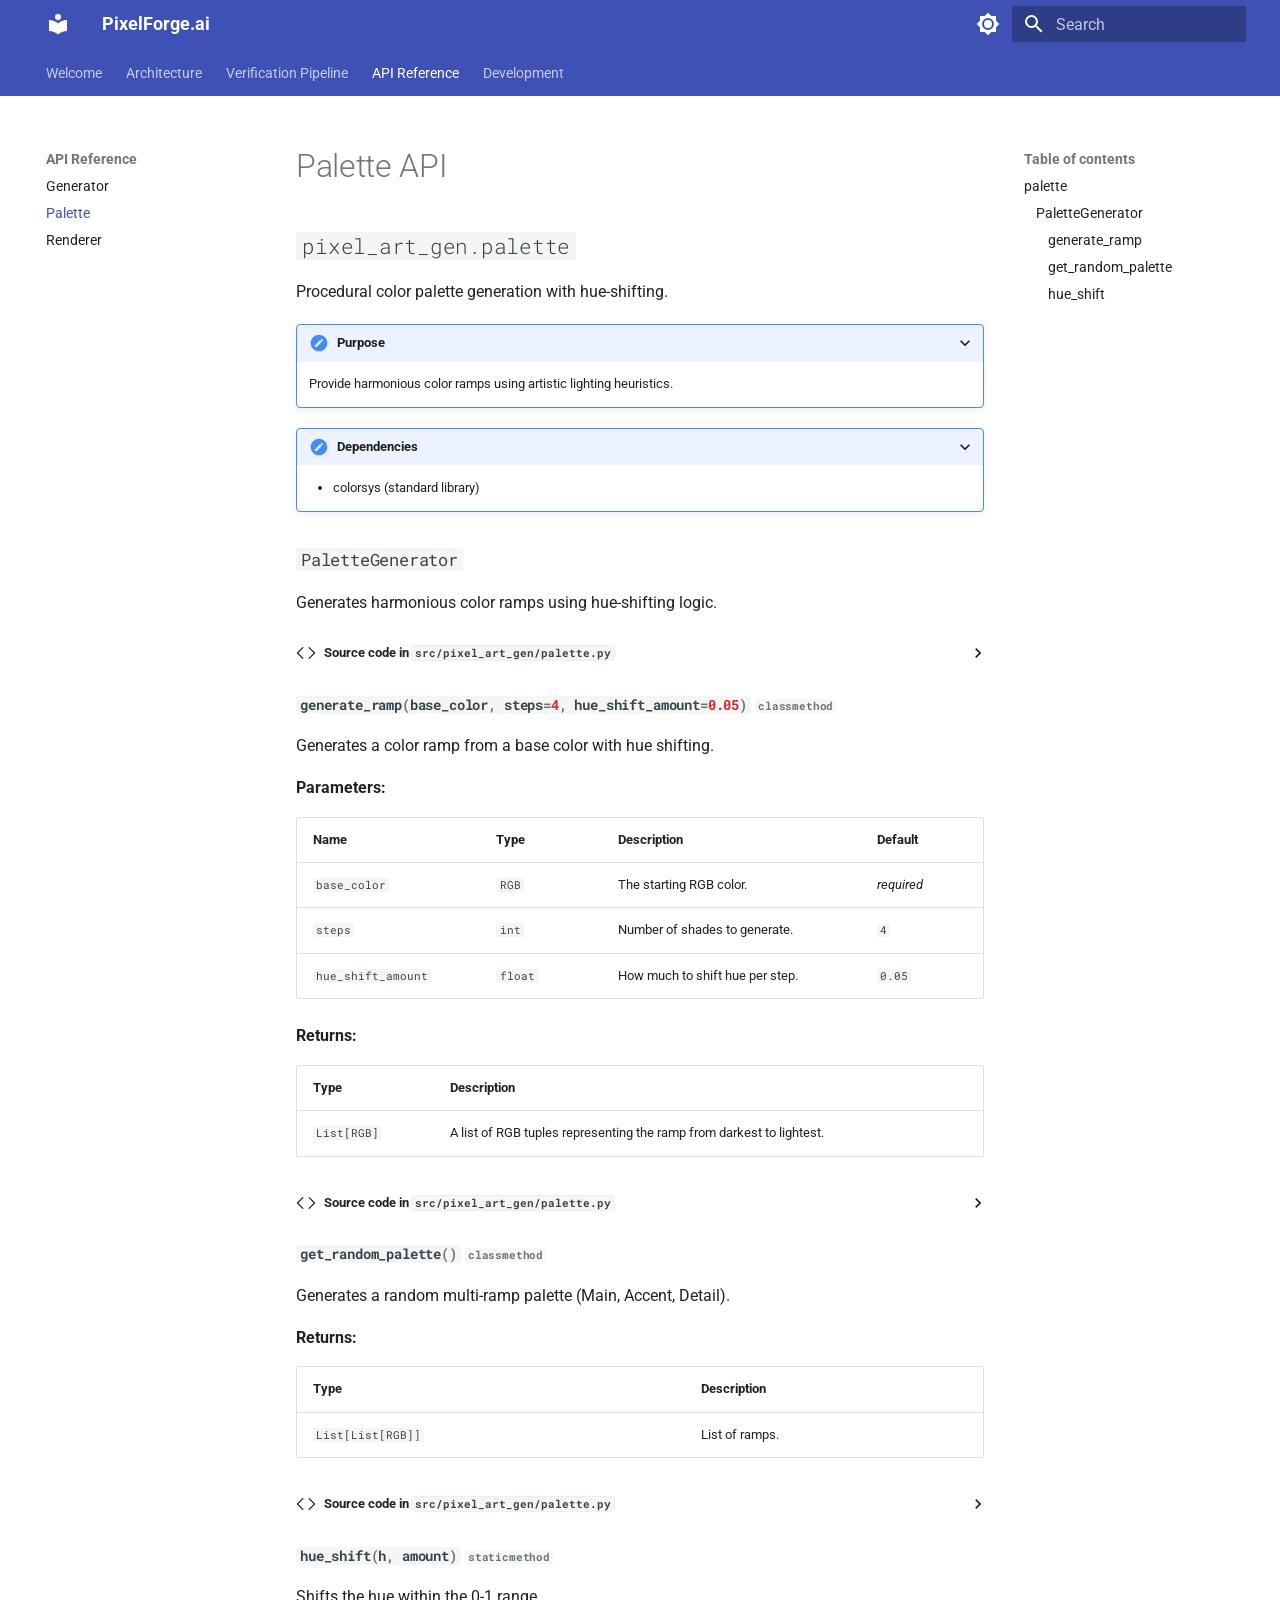
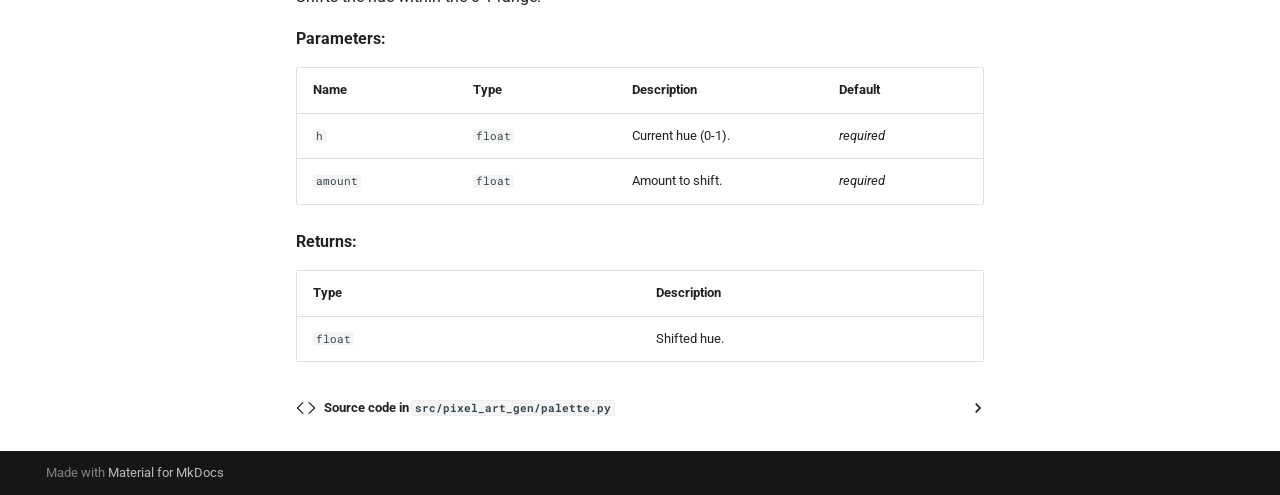
<file: api/palette/index.html>
<!doctype html>
<html lang="en" class="no-js">
  <head>
    
      <meta charset="utf-8">
      <meta name="viewport" content="width=device-width,initial-scale=1">
      
        <meta name="description" content="Autonomous Procedural Pixel Art Engine">
      
      
        <meta name="author" content="Alfito">
      
      
        <link rel="canonical" href="https://yourusername.github.io/pixel-art-gen/api/palette/">
      
      
        <link rel="prev" href="../generator/">
      
      
        <link rel="next" href="../renderer/">
      
      
        
      
      
      <link rel="icon" href="../../assets/images/favicon.png">
      <meta name="generator" content="mkdocs-1.6.1, mkdocs-material-9.7.6">
    
    
      
        <title>Palette - PixelForge.ai</title>
      
    
    
      <link rel="stylesheet" href="../../assets/stylesheets/main.484c7ddc.min.css">
      
        
        <link rel="stylesheet" href="../../assets/stylesheets/palette.ab4e12ef.min.css">
      
      


    
    
      
    
    
      
        
        
        <link rel="preconnect" href="https://fonts.gstatic.com" crossorigin>
        <link rel="stylesheet" href="https://fonts.googleapis.com/css?family=Roboto:300,300i,400,400i,700,700i%7CRoboto+Mono:400,400i,700,700i&display=fallback">
        <style>:root{--md-text-font:"Roboto";--md-code-font:"Roboto Mono"}</style>
      
    
    
      <link rel="stylesheet" href="../../assets/_mkdocstrings.css">
    
    <script>__md_scope=new URL("../..",location),__md_hash=e=>[...e].reduce(((e,_)=>(e<<5)-e+_.charCodeAt(0)),0),__md_get=(e,_=localStorage,t=__md_scope)=>JSON.parse(_.getItem(t.pathname+"."+e)),__md_set=(e,_,t=localStorage,a=__md_scope)=>{try{t.setItem(a.pathname+"."+e,JSON.stringify(_))}catch(e){}}</script>
    
      

    
    
  </head>
  
  
    
    
      
    
    
    
    
    <body dir="ltr" data-md-color-scheme="default" data-md-color-primary="indigo" data-md-color-accent="indigo">
  
    
    <input class="md-toggle" data-md-toggle="drawer" type="checkbox" id="__drawer" autocomplete="off">
    <input class="md-toggle" data-md-toggle="search" type="checkbox" id="__search" autocomplete="off">
    <label class="md-overlay" for="__drawer"></label>
    <div data-md-component="skip">
      
        
        <a href="#palette-api" class="md-skip">
          Skip to content
        </a>
      
    </div>
    <div data-md-component="announce">
      
    </div>
    
    
      

<header class="md-header" data-md-component="header">
  <nav class="md-header__inner md-grid" aria-label="Header">
    <a href="../.." title="PixelForge.ai" class="md-header__button md-logo" aria-label="PixelForge.ai" data-md-component="logo">
      
  
  <svg xmlns="http://www.w3.org/2000/svg" viewBox="0 0 24 24"><path d="M12 8a3 3 0 0 0 3-3 3 3 0 0 0-3-3 3 3 0 0 0-3 3 3 3 0 0 0 3 3m0 3.54C9.64 9.35 6.5 8 3 8v11c3.5 0 6.64 1.35 9 3.54 2.36-2.19 5.5-3.54 9-3.54V8c-3.5 0-6.64 1.35-9 3.54"/></svg>

    </a>
    <label class="md-header__button md-icon" for="__drawer">
      
      <svg xmlns="http://www.w3.org/2000/svg" viewBox="0 0 24 24"><path d="M3 6h18v2H3zm0 5h18v2H3zm0 5h18v2H3z"/></svg>
    </label>
    <div class="md-header__title" data-md-component="header-title">
      <div class="md-header__ellipsis">
        <div class="md-header__topic">
          <span class="md-ellipsis">
            PixelForge.ai
          </span>
        </div>
        <div class="md-header__topic" data-md-component="header-topic">
          <span class="md-ellipsis">
            
              Palette
            
          </span>
        </div>
      </div>
    </div>
    
      
        <form class="md-header__option" data-md-component="palette">
  
    
    
    
    <input class="md-option" data-md-color-media="(prefers-color-scheme: light)" data-md-color-scheme="default" data-md-color-primary="indigo" data-md-color-accent="indigo"  aria-label="Switch to dark mode"  type="radio" name="__palette" id="__palette_0">
    
      <label class="md-header__button md-icon" title="Switch to dark mode" for="__palette_1" hidden>
        <svg xmlns="http://www.w3.org/2000/svg" viewBox="0 0 24 24"><path d="M12 8a4 4 0 0 0-4 4 4 4 0 0 0 4 4 4 4 0 0 0 4-4 4 4 0 0 0-4-4m0 10a6 6 0 0 1-6-6 6 6 0 0 1 6-6 6 6 0 0 1 6 6 6 6 0 0 1-6 6m8-9.31V4h-4.69L12 .69 8.69 4H4v4.69L.69 12 4 15.31V20h4.69L12 23.31 15.31 20H20v-4.69L23.31 12z"/></svg>
      </label>
    
  
    
    
    
    <input class="md-option" data-md-color-media="(prefers-color-scheme: dark)" data-md-color-scheme="slate" data-md-color-primary="indigo" data-md-color-accent="indigo"  aria-label="Switch to light mode"  type="radio" name="__palette" id="__palette_1">
    
      <label class="md-header__button md-icon" title="Switch to light mode" for="__palette_0" hidden>
        <svg xmlns="http://www.w3.org/2000/svg" viewBox="0 0 24 24"><path d="M12 18c-.89 0-1.74-.2-2.5-.55C11.56 16.5 13 14.42 13 12s-1.44-4.5-3.5-5.45C10.26 6.2 11.11 6 12 6a6 6 0 0 1 6 6 6 6 0 0 1-6 6m8-9.31V4h-4.69L12 .69 8.69 4H4v4.69L.69 12 4 15.31V20h4.69L12 23.31 15.31 20H20v-4.69L23.31 12z"/></svg>
      </label>
    
  
</form>
      
    
    
      <script>var palette=__md_get("__palette");if(palette&&palette.color){if("(prefers-color-scheme)"===palette.color.media){var media=matchMedia("(prefers-color-scheme: light)"),input=document.querySelector(media.matches?"[data-md-color-media='(prefers-color-scheme: light)']":"[data-md-color-media='(prefers-color-scheme: dark)']");palette.color.media=input.getAttribute("data-md-color-media"),palette.color.scheme=input.getAttribute("data-md-color-scheme"),palette.color.primary=input.getAttribute("data-md-color-primary"),palette.color.accent=input.getAttribute("data-md-color-accent")}for(var[key,value]of Object.entries(palette.color))document.body.setAttribute("data-md-color-"+key,value)}</script>
    
    
    
      
      
        <label class="md-header__button md-icon" for="__search">
          
          <svg xmlns="http://www.w3.org/2000/svg" viewBox="0 0 24 24"><path d="M9.5 3A6.5 6.5 0 0 1 16 9.5c0 1.61-.59 3.09-1.56 4.23l.27.27h.79l5 5-1.5 1.5-5-5v-.79l-.27-.27A6.52 6.52 0 0 1 9.5 16 6.5 6.5 0 0 1 3 9.5 6.5 6.5 0 0 1 9.5 3m0 2C7 5 5 7 5 9.5S7 14 9.5 14 14 12 14 9.5 12 5 9.5 5"/></svg>
        </label>
        <div class="md-search" data-md-component="search" role="dialog">
  <label class="md-search__overlay" for="__search"></label>
  <div class="md-search__inner" role="search">
    <form class="md-search__form" name="search">
      <input type="text" class="md-search__input" name="query" aria-label="Search" placeholder="Search" autocapitalize="off" autocorrect="off" autocomplete="off" spellcheck="false" data-md-component="search-query" required>
      <label class="md-search__icon md-icon" for="__search">
        
        <svg xmlns="http://www.w3.org/2000/svg" viewBox="0 0 24 24"><path d="M9.5 3A6.5 6.5 0 0 1 16 9.5c0 1.61-.59 3.09-1.56 4.23l.27.27h.79l5 5-1.5 1.5-5-5v-.79l-.27-.27A6.52 6.52 0 0 1 9.5 16 6.5 6.5 0 0 1 3 9.5 6.5 6.5 0 0 1 9.5 3m0 2C7 5 5 7 5 9.5S7 14 9.5 14 14 12 14 9.5 12 5 9.5 5"/></svg>
        
        <svg xmlns="http://www.w3.org/2000/svg" viewBox="0 0 24 24"><path d="M20 11v2H8l5.5 5.5-1.42 1.42L4.16 12l7.92-7.92L13.5 5.5 8 11z"/></svg>
      </label>
      <nav class="md-search__options" aria-label="Search">
        
        <button type="reset" class="md-search__icon md-icon" title="Clear" aria-label="Clear" tabindex="-1">
          
          <svg xmlns="http://www.w3.org/2000/svg" viewBox="0 0 24 24"><path d="M19 6.41 17.59 5 12 10.59 6.41 5 5 6.41 10.59 12 5 17.59 6.41 19 12 13.41 17.59 19 19 17.59 13.41 12z"/></svg>
        </button>
      </nav>
      
        <div class="md-search__suggest" data-md-component="search-suggest"></div>
      
    </form>
    <div class="md-search__output">
      <div class="md-search__scrollwrap" tabindex="0" data-md-scrollfix>
        <div class="md-search-result" data-md-component="search-result">
          <div class="md-search-result__meta">
            Initializing search
          </div>
          <ol class="md-search-result__list" role="presentation"></ol>
        </div>
      </div>
    </div>
  </div>
</div>
      
    
    
  </nav>
  
</header>
    
    <div class="md-container" data-md-component="container">
      
      
        
          
            
<nav class="md-tabs" aria-label="Tabs" data-md-component="tabs">
  <div class="md-grid">
    <ul class="md-tabs__list">
      
        
  
  
  
  
    <li class="md-tabs__item">
      <a href="../.." class="md-tabs__link">
        
  
  
    
  
  Welcome

      </a>
    </li>
  

      
        
  
  
  
  
    <li class="md-tabs__item">
      <a href="../../ARCHITECTURE/" class="md-tabs__link">
        
  
  
    
  
  Architecture

      </a>
    </li>
  

      
        
  
  
  
  
    <li class="md-tabs__item">
      <a href="../../VERIFICATION_PIPELINE/" class="md-tabs__link">
        
  
  
    
  
  Verification Pipeline

      </a>
    </li>
  

      
        
  
  
  
    
  
  
    
    
      <li class="md-tabs__item md-tabs__item--active">
        <a href="../generator/" class="md-tabs__link">
          
  
  
  API Reference

        </a>
      </li>
    
  

      
        
  
  
  
  
    
    
      <li class="md-tabs__item">
        <a href="../../tests/README.md" class="md-tabs__link">
          
  
  
  Development

        </a>
      </li>
    
  

      
    </ul>
  </div>
</nav>
          
        
      
      <main class="md-main" data-md-component="main">
        <div class="md-main__inner md-grid">
          
            
              
              <div class="md-sidebar md-sidebar--primary" data-md-component="sidebar" data-md-type="navigation" >
                <div class="md-sidebar__scrollwrap">
                  <div class="md-sidebar__inner">
                    


  


<nav class="md-nav md-nav--primary md-nav--lifted" aria-label="Navigation" data-md-level="0">
  <label class="md-nav__title" for="__drawer">
    <a href="../.." title="PixelForge.ai" class="md-nav__button md-logo" aria-label="PixelForge.ai" data-md-component="logo">
      
  
  <svg xmlns="http://www.w3.org/2000/svg" viewBox="0 0 24 24"><path d="M12 8a3 3 0 0 0 3-3 3 3 0 0 0-3-3 3 3 0 0 0-3 3 3 3 0 0 0 3 3m0 3.54C9.64 9.35 6.5 8 3 8v11c3.5 0 6.64 1.35 9 3.54 2.36-2.19 5.5-3.54 9-3.54V8c-3.5 0-6.64 1.35-9 3.54"/></svg>

    </a>
    PixelForge.ai
  </label>
  
  <ul class="md-nav__list" data-md-scrollfix>
    
      
      
  
  
  
  
    <li class="md-nav__item">
      <a href="../.." class="md-nav__link">
        
  
  
  <span class="md-ellipsis">
    
  
    Welcome
  

    
  </span>
  
  

      </a>
    </li>
  

    
      
      
  
  
  
  
    <li class="md-nav__item">
      <a href="../../ARCHITECTURE/" class="md-nav__link">
        
  
  
  <span class="md-ellipsis">
    
  
    Architecture
  

    
  </span>
  
  

      </a>
    </li>
  

    
      
      
  
  
  
  
    <li class="md-nav__item">
      <a href="../../VERIFICATION_PIPELINE/" class="md-nav__link">
        
  
  
  <span class="md-ellipsis">
    
  
    Verification Pipeline
  

    
  </span>
  
  

      </a>
    </li>
  

    
      
      
  
  
    
  
  
  
    
    
    
    
      
        
        
      
      
        
      
    
    
    <li class="md-nav__item md-nav__item--active md-nav__item--section md-nav__item--nested">
      
        
        
        <input class="md-nav__toggle md-toggle " type="checkbox" id="__nav_4" checked>
        
          
          <label class="md-nav__link" for="__nav_4" id="__nav_4_label" tabindex="">
            
  
  
  <span class="md-ellipsis">
    
  
    API Reference
  

    
  </span>
  
  

            <span class="md-nav__icon md-icon"></span>
          </label>
        
        <nav class="md-nav" data-md-level="1" aria-labelledby="__nav_4_label" aria-expanded="true">
          <label class="md-nav__title" for="__nav_4">
            <span class="md-nav__icon md-icon"></span>
            
  
    API Reference
  

          </label>
          <ul class="md-nav__list" data-md-scrollfix>
            
              
                
  
  
  
  
    <li class="md-nav__item">
      <a href="../generator/" class="md-nav__link">
        
  
  
  <span class="md-ellipsis">
    
  
    Generator
  

    
  </span>
  
  

      </a>
    </li>
  

              
            
              
                
  
  
    
  
  
  
    <li class="md-nav__item md-nav__item--active">
      
      <input class="md-nav__toggle md-toggle" type="checkbox" id="__toc">
      
      
        
      
      
        <label class="md-nav__link md-nav__link--active" for="__toc">
          
  
  
  <span class="md-ellipsis">
    
  
    Palette
  

    
  </span>
  
  

          <span class="md-nav__icon md-icon"></span>
        </label>
      
      <a href="./" class="md-nav__link md-nav__link--active">
        
  
  
  <span class="md-ellipsis">
    
  
    Palette
  

    
  </span>
  
  

      </a>
      
        

<nav class="md-nav md-nav--secondary" aria-label="Table of contents">
  
  
  
    
  
  
    <label class="md-nav__title" for="__toc">
      <span class="md-nav__icon md-icon"></span>
      Table of contents
    </label>
    <ul class="md-nav__list" data-md-component="toc" data-md-scrollfix>
      
        <li class="md-nav__item">
  <a href="#pixel_art_gen.palette" class="md-nav__link">
    <span class="md-ellipsis">
      
        palette
      
    </span>
  </a>
  
    <nav class="md-nav" aria-label="palette">
      <ul class="md-nav__list">
        
          <li class="md-nav__item">
  <a href="#pixel_art_gen.palette.PaletteGenerator" class="md-nav__link">
    <span class="md-ellipsis">
      
        PaletteGenerator
      
    </span>
  </a>
  
    <nav class="md-nav" aria-label="PaletteGenerator">
      <ul class="md-nav__list">
        
          <li class="md-nav__item">
  <a href="#pixel_art_gen.palette.PaletteGenerator.generate_ramp" class="md-nav__link">
    <span class="md-ellipsis">
      
        generate_ramp
      
    </span>
  </a>
  
</li>
        
          <li class="md-nav__item">
  <a href="#pixel_art_gen.palette.PaletteGenerator.get_random_palette" class="md-nav__link">
    <span class="md-ellipsis">
      
        get_random_palette
      
    </span>
  </a>
  
</li>
        
          <li class="md-nav__item">
  <a href="#pixel_art_gen.palette.PaletteGenerator.hue_shift" class="md-nav__link">
    <span class="md-ellipsis">
      
        hue_shift
      
    </span>
  </a>
  
</li>
        
      </ul>
    </nav>
  
</li>
        
      </ul>
    </nav>
  
</li>
      
    </ul>
  
</nav>
      
    </li>
  

              
            
              
                
  
  
  
  
    <li class="md-nav__item">
      <a href="../renderer/" class="md-nav__link">
        
  
  
  <span class="md-ellipsis">
    
  
    Renderer
  

    
  </span>
  
  

      </a>
    </li>
  

              
            
          </ul>
        </nav>
      
    </li>
  

    
      
      
  
  
  
  
    
    
    
    
      
      
        
      
    
    
    <li class="md-nav__item md-nav__item--nested">
      
        
        
        <input class="md-nav__toggle md-toggle " type="checkbox" id="__nav_5" >
        
          
          <label class="md-nav__link" for="__nav_5" id="__nav_5_label" tabindex="0">
            
  
  
  <span class="md-ellipsis">
    
  
    Development
  

    
  </span>
  
  

            <span class="md-nav__icon md-icon"></span>
          </label>
        
        <nav class="md-nav" data-md-level="1" aria-labelledby="__nav_5_label" aria-expanded="false">
          <label class="md-nav__title" for="__nav_5">
            <span class="md-nav__icon md-icon"></span>
            
  
    Development
  

          </label>
          <ul class="md-nav__list" data-md-scrollfix>
            
              
                
  
  
  
  
    <li class="md-nav__item">
      <a href="../../tests/README.md" class="md-nav__link">
        
  
  
  <span class="md-ellipsis">
    
  
    Testing
  

    
  </span>
  
  

      </a>
    </li>
  

              
            
          </ul>
        </nav>
      
    </li>
  

    
  </ul>
</nav>
                  </div>
                </div>
              </div>
            
            
              
              <div class="md-sidebar md-sidebar--secondary" data-md-component="sidebar" data-md-type="toc" >
                <div class="md-sidebar__scrollwrap">
                  <div class="md-sidebar__inner">
                    

<nav class="md-nav md-nav--secondary" aria-label="Table of contents">
  
  
  
    
  
  
    <label class="md-nav__title" for="__toc">
      <span class="md-nav__icon md-icon"></span>
      Table of contents
    </label>
    <ul class="md-nav__list" data-md-component="toc" data-md-scrollfix>
      
        <li class="md-nav__item">
  <a href="#pixel_art_gen.palette" class="md-nav__link">
    <span class="md-ellipsis">
      
        palette
      
    </span>
  </a>
  
    <nav class="md-nav" aria-label="palette">
      <ul class="md-nav__list">
        
          <li class="md-nav__item">
  <a href="#pixel_art_gen.palette.PaletteGenerator" class="md-nav__link">
    <span class="md-ellipsis">
      
        PaletteGenerator
      
    </span>
  </a>
  
    <nav class="md-nav" aria-label="PaletteGenerator">
      <ul class="md-nav__list">
        
          <li class="md-nav__item">
  <a href="#pixel_art_gen.palette.PaletteGenerator.generate_ramp" class="md-nav__link">
    <span class="md-ellipsis">
      
        generate_ramp
      
    </span>
  </a>
  
</li>
        
          <li class="md-nav__item">
  <a href="#pixel_art_gen.palette.PaletteGenerator.get_random_palette" class="md-nav__link">
    <span class="md-ellipsis">
      
        get_random_palette
      
    </span>
  </a>
  
</li>
        
          <li class="md-nav__item">
  <a href="#pixel_art_gen.palette.PaletteGenerator.hue_shift" class="md-nav__link">
    <span class="md-ellipsis">
      
        hue_shift
      
    </span>
  </a>
  
</li>
        
      </ul>
    </nav>
  
</li>
        
      </ul>
    </nav>
  
</li>
      
    </ul>
  
</nav>
                  </div>
                </div>
              </div>
            
          
          
            <div class="md-content" data-md-component="content">
              
              <article class="md-content__inner md-typeset">
                
                  



<h1 id="palette-api">Palette API</h1>


<div class="doc doc-object doc-module">



<h2 id="pixel_art_gen.palette" class="doc doc-heading">
            <code>pixel_art_gen.palette</code>


</h2>

    <div class="doc doc-contents first">

        <p>Procedural color palette generation with hue-shifting.</p>


<details class="purpose" open>
  <summary>Purpose</summary>
  <p>Provide harmonious color ramps using artistic lighting heuristics.</p>
</details>

<details class="dependencies" open>
  <summary>Dependencies</summary>
  <ul>
<li>colorsys (standard library)</li>
</ul>
</details>









<div class="doc doc-children">









<div class="doc doc-object doc-class">



<h3 id="pixel_art_gen.palette.PaletteGenerator" class="doc doc-heading">
            <code>PaletteGenerator</code>


</h3>


    <div class="doc doc-contents ">



        <p>Generates harmonious color ramps using hue-shifting logic.</p>








              <details class="mkdocstrings-source">
                <summary>Source code in <code>src/pixel_art_gen/palette.py</code></summary>
                <div class="highlight"><table class="highlighttable"><tr><td class="linenos"><div class="linenodiv"><pre><span></span><span class="normal">16</span>
<span class="normal">17</span>
<span class="normal">18</span>
<span class="normal">19</span>
<span class="normal">20</span>
<span class="normal">21</span>
<span class="normal">22</span>
<span class="normal">23</span>
<span class="normal">24</span>
<span class="normal">25</span>
<span class="normal">26</span>
<span class="normal">27</span>
<span class="normal">28</span>
<span class="normal">29</span>
<span class="normal">30</span>
<span class="normal">31</span>
<span class="normal">32</span>
<span class="normal">33</span>
<span class="normal">34</span>
<span class="normal">35</span>
<span class="normal">36</span>
<span class="normal">37</span>
<span class="normal">38</span>
<span class="normal">39</span>
<span class="normal">40</span>
<span class="normal">41</span>
<span class="normal">42</span>
<span class="normal">43</span>
<span class="normal">44</span>
<span class="normal">45</span>
<span class="normal">46</span>
<span class="normal">47</span>
<span class="normal">48</span>
<span class="normal">49</span>
<span class="normal">50</span>
<span class="normal">51</span>
<span class="normal">52</span>
<span class="normal">53</span>
<span class="normal">54</span>
<span class="normal">55</span>
<span class="normal">56</span>
<span class="normal">57</span>
<span class="normal">58</span>
<span class="normal">59</span>
<span class="normal">60</span>
<span class="normal">61</span>
<span class="normal">62</span>
<span class="normal">63</span>
<span class="normal">64</span>
<span class="normal">65</span>
<span class="normal">66</span>
<span class="normal">67</span>
<span class="normal">68</span>
<span class="normal">69</span>
<span class="normal">70</span>
<span class="normal">71</span>
<span class="normal">72</span>
<span class="normal">73</span>
<span class="normal">74</span>
<span class="normal">75</span>
<span class="normal">76</span>
<span class="normal">77</span>
<span class="normal">78</span>
<span class="normal">79</span>
<span class="normal">80</span>
<span class="normal">81</span>
<span class="normal">82</span>
<span class="normal">83</span>
<span class="normal">84</span>
<span class="normal">85</span></pre></div></td><td class="code"><div><pre><span></span><code><span class="k">class</span><span class="w"> </span><span class="nc">PaletteGenerator</span><span class="p">:</span>
<span class="w">    </span><span class="sd">&quot;&quot;&quot;Generates harmonious color ramps using hue-shifting logic.&quot;&quot;&quot;</span>

    <span class="nd">@staticmethod</span>
    <span class="k">def</span><span class="w"> </span><span class="nf">hue_shift</span><span class="p">(</span><span class="n">h</span><span class="p">:</span> <span class="nb">float</span><span class="p">,</span> <span class="n">amount</span><span class="p">:</span> <span class="nb">float</span><span class="p">)</span> <span class="o">-&gt;</span> <span class="nb">float</span><span class="p">:</span>
<span class="w">        </span><span class="sd">&quot;&quot;&quot;Shifts the hue within the 0-1 range.</span>

<span class="sd">        Args:</span>
<span class="sd">            h: Current hue (0-1).</span>
<span class="sd">            amount: Amount to shift.</span>

<span class="sd">        Returns:</span>
<span class="sd">            Shifted hue.</span>
<span class="sd">        &quot;&quot;&quot;</span>
        <span class="k">return</span> <span class="p">(</span><span class="n">h</span> <span class="o">+</span> <span class="n">amount</span><span class="p">)</span> <span class="o">%</span> <span class="mf">1.0</span>

    <span class="nd">@classmethod</span>
    <span class="k">def</span><span class="w"> </span><span class="nf">generate_ramp</span><span class="p">(</span>
        <span class="bp">cls</span><span class="p">,</span> 
        <span class="n">base_color</span><span class="p">:</span> <span class="n">RGB</span><span class="p">,</span> 
        <span class="n">steps</span><span class="p">:</span> <span class="nb">int</span> <span class="o">=</span> <span class="mi">4</span><span class="p">,</span> 
        <span class="n">hue_shift_amount</span><span class="p">:</span> <span class="nb">float</span> <span class="o">=</span> <span class="mf">0.05</span>
    <span class="p">)</span> <span class="o">-&gt;</span> <span class="n">List</span><span class="p">[</span><span class="n">RGB</span><span class="p">]:</span>
<span class="w">        </span><span class="sd">&quot;&quot;&quot;Generates a color ramp from a base color with hue shifting.</span>

<span class="sd">        Args:</span>
<span class="sd">            base_color: The starting RGB color.</span>
<span class="sd">            steps: Number of shades to generate.</span>
<span class="sd">            hue_shift_amount: How much to shift hue per step.</span>

<span class="sd">        Returns:</span>
<span class="sd">            A list of RGB tuples representing the ramp from darkest to lightest.</span>
<span class="sd">        &quot;&quot;&quot;</span>
        <span class="c1"># Convert RGB to HLS (Hue, Lightness, Saturation)</span>
        <span class="n">r</span><span class="p">,</span> <span class="n">g</span><span class="p">,</span> <span class="n">b</span> <span class="o">=</span> <span class="p">[</span><span class="n">x</span> <span class="o">/</span> <span class="mf">255.0</span> <span class="k">for</span> <span class="n">x</span> <span class="ow">in</span> <span class="n">base_color</span><span class="p">]</span>
        <span class="n">h</span><span class="p">,</span> <span class="n">l_light</span><span class="p">,</span> <span class="n">s</span> <span class="o">=</span> <span class="n">colorsys</span><span class="o">.</span><span class="n">rgb_to_hls</span><span class="p">(</span><span class="n">r</span><span class="p">,</span> <span class="n">g</span><span class="p">,</span> <span class="n">b</span><span class="p">)</span>

        <span class="n">ramp</span><span class="p">:</span> <span class="n">List</span><span class="p">[</span><span class="n">RGB</span><span class="p">]</span> <span class="o">=</span> <span class="p">[]</span>

        <span class="k">for</span> <span class="n">i</span> <span class="ow">in</span> <span class="nb">range</span><span class="p">(</span><span class="n">steps</span><span class="p">):</span>
            <span class="n">target_l</span> <span class="o">=</span> <span class="mf">0.15</span> <span class="o">+</span> <span class="p">(</span><span class="n">i</span> <span class="o">/</span> <span class="p">(</span><span class="n">steps</span> <span class="o">-</span> <span class="mi">1</span><span class="p">))</span> <span class="o">*</span> <span class="mf">0.75</span>
            <span class="n">shift</span> <span class="o">=</span> <span class="p">(</span><span class="n">target_l</span> <span class="o">-</span> <span class="mf">0.5</span><span class="p">)</span> <span class="o">*</span> <span class="n">hue_shift_amount</span>
            <span class="n">new_h</span> <span class="o">=</span> <span class="bp">cls</span><span class="o">.</span><span class="n">hue_shift</span><span class="p">(</span><span class="n">h</span><span class="p">,</span> <span class="n">shift</span><span class="p">)</span>
            <span class="n">new_s</span> <span class="o">=</span> <span class="nb">max</span><span class="p">(</span><span class="mf">0.1</span><span class="p">,</span> <span class="nb">min</span><span class="p">(</span><span class="mf">1.0</span><span class="p">,</span> <span class="n">s</span> <span class="o">+</span> <span class="p">(</span><span class="mf">0.5</span> <span class="o">-</span> <span class="n">target_l</span><span class="p">)</span> <span class="o">*</span> <span class="mf">0.2</span><span class="p">))</span>

            <span class="n">new_r</span><span class="p">,</span> <span class="n">new_g</span><span class="p">,</span> <span class="n">new_b</span> <span class="o">=</span> <span class="n">colorsys</span><span class="o">.</span><span class="n">hls_to_rgb</span><span class="p">(</span><span class="n">new_h</span><span class="p">,</span> <span class="n">target_l</span><span class="p">,</span> <span class="n">new_s</span><span class="p">)</span>
            <span class="n">ramp</span><span class="o">.</span><span class="n">append</span><span class="p">((</span><span class="nb">int</span><span class="p">(</span><span class="n">new_r</span> <span class="o">*</span> <span class="mi">255</span><span class="p">),</span> <span class="nb">int</span><span class="p">(</span><span class="n">new_g</span> <span class="o">*</span> <span class="mi">255</span><span class="p">),</span> <span class="nb">int</span><span class="p">(</span><span class="n">new_b</span> <span class="o">*</span> <span class="mi">255</span><span class="p">)))</span>

        <span class="k">return</span> <span class="n">ramp</span>

    <span class="nd">@classmethod</span>
    <span class="k">def</span><span class="w"> </span><span class="nf">get_random_palette</span><span class="p">(</span><span class="bp">cls</span><span class="p">)</span> <span class="o">-&gt;</span> <span class="n">List</span><span class="p">[</span><span class="n">List</span><span class="p">[</span><span class="n">RGB</span><span class="p">]]:</span>
<span class="w">        </span><span class="sd">&quot;&quot;&quot;Generates a random multi-ramp palette (Main, Accent, Detail).</span>

<span class="sd">        Returns:</span>
<span class="sd">            List of ramps.</span>
<span class="sd">        &quot;&quot;&quot;</span>
        <span class="kn">import</span><span class="w"> </span><span class="nn">random</span>

        <span class="n">base_h</span> <span class="o">=</span> <span class="n">random</span><span class="o">.</span><span class="n">random</span><span class="p">()</span>
        <span class="n">accent_h</span> <span class="o">=</span> <span class="p">(</span><span class="n">base_h</span> <span class="o">+</span> <span class="mf">0.5</span><span class="p">)</span> <span class="o">%</span> <span class="mf">1.0</span>
        <span class="n">detail_h</span> <span class="o">=</span> <span class="p">(</span><span class="n">base_h</span> <span class="o">+</span> <span class="mf">0.3</span><span class="p">)</span> <span class="o">%</span> <span class="mf">1.0</span>

        <span class="n">palettes</span> <span class="o">=</span> <span class="p">[]</span>
        <span class="k">for</span> <span class="n">val_h</span> <span class="ow">in</span> <span class="p">[</span><span class="n">base_h</span><span class="p">,</span> <span class="n">accent_h</span><span class="p">,</span> <span class="n">detail_h</span><span class="p">]:</span>
            <span class="n">r_val</span><span class="p">,</span> <span class="n">g_val</span><span class="p">,</span> <span class="n">b_val</span> <span class="o">=</span> <span class="n">colorsys</span><span class="o">.</span><span class="n">hls_to_rgb</span><span class="p">(</span><span class="n">val_h</span><span class="p">,</span> <span class="mf">0.5</span><span class="p">,</span> <span class="mf">0.7</span><span class="p">)</span>
            <span class="n">rgb_base</span> <span class="o">=</span> <span class="p">(</span><span class="nb">int</span><span class="p">(</span><span class="n">r_val</span> <span class="o">*</span> <span class="mi">255</span><span class="p">),</span> <span class="nb">int</span><span class="p">(</span><span class="n">g_val</span> <span class="o">*</span> <span class="mi">255</span><span class="p">),</span> <span class="nb">int</span><span class="p">(</span><span class="n">b_val</span> <span class="o">*</span> <span class="mi">255</span><span class="p">))</span>
            <span class="n">palettes</span><span class="o">.</span><span class="n">append</span><span class="p">(</span><span class="bp">cls</span><span class="o">.</span><span class="n">generate_ramp</span><span class="p">(</span><span class="n">rgb_base</span><span class="p">))</span>

        <span class="k">return</span> <span class="n">palettes</span>
</code></pre></div></td></tr></table></div>
              </details>



<div class="doc doc-children">










<div class="doc doc-object doc-function">


<h4 id="pixel_art_gen.palette.PaletteGenerator.generate_ramp" class="doc doc-heading">
            <code class="highlight language-python"><span class="n">generate_ramp</span><span class="p">(</span><span class="n">base_color</span><span class="p">,</span> <span class="n">steps</span><span class="o">=</span><span class="mi">4</span><span class="p">,</span> <span class="n">hue_shift_amount</span><span class="o">=</span><span class="mf">0.05</span><span class="p">)</span></code>

  <span class="doc doc-labels">
      <small class="doc doc-label doc-label-classmethod"><code>classmethod</code></small>
  </span>

</h4>


    <div class="doc doc-contents ">

        <p>Generates a color ramp from a base color with hue shifting.</p>


<p><span class="doc-section-title">Parameters:</span></p>
    <table>
      <thead>
        <tr>
          <th>Name</th>
          <th>Type</th>
          <th>Description</th>
          <th>Default</th>
        </tr>
      </thead>
      <tbody>
          <tr class="doc-section-item">
            <td>
                <code>base_color</code>
            </td>
            <td>
                  <code><span title="pixel_art_gen.palette.RGB">RGB</span></code>
            </td>
            <td>
              <div class="doc-md-description">
                <p>The starting RGB color.</p>
              </div>
            </td>
            <td>
                <em>required</em>
            </td>
          </tr>
          <tr class="doc-section-item">
            <td>
                <code>steps</code>
            </td>
            <td>
                  <code><span title="int">int</span></code>
            </td>
            <td>
              <div class="doc-md-description">
                <p>Number of shades to generate.</p>
              </div>
            </td>
            <td>
                  <code>4</code>
            </td>
          </tr>
          <tr class="doc-section-item">
            <td>
                <code>hue_shift_amount</code>
            </td>
            <td>
                  <code><span title="float">float</span></code>
            </td>
            <td>
              <div class="doc-md-description">
                <p>How much to shift hue per step.</p>
              </div>
            </td>
            <td>
                  <code>0.05</code>
            </td>
          </tr>
      </tbody>
    </table>


    <p><span class="doc-section-title">Returns:</span></p>
    <table>
      <thead>
        <tr>
          <th>Type</th>
          <th>Description</th>
        </tr>
      </thead>
      <tbody>
          <tr class="doc-section-item">
            <td>
                  <code><span title="typing.List">List</span>[<span title="pixel_art_gen.palette.RGB">RGB</span>]</code>
            </td>
            <td>
              <div class="doc-md-description">
                <p>A list of RGB tuples representing the ramp from darkest to lightest.</p>
              </div>
            </td>
          </tr>
      </tbody>
    </table>


            <details class="mkdocstrings-source">
              <summary>Source code in <code>src/pixel_art_gen/palette.py</code></summary>
              <div class="highlight"><table class="highlighttable"><tr><td class="linenos"><div class="linenodiv"><pre><span></span><span class="normal">32</span>
<span class="normal">33</span>
<span class="normal">34</span>
<span class="normal">35</span>
<span class="normal">36</span>
<span class="normal">37</span>
<span class="normal">38</span>
<span class="normal">39</span>
<span class="normal">40</span>
<span class="normal">41</span>
<span class="normal">42</span>
<span class="normal">43</span>
<span class="normal">44</span>
<span class="normal">45</span>
<span class="normal">46</span>
<span class="normal">47</span>
<span class="normal">48</span>
<span class="normal">49</span>
<span class="normal">50</span>
<span class="normal">51</span>
<span class="normal">52</span>
<span class="normal">53</span>
<span class="normal">54</span>
<span class="normal">55</span>
<span class="normal">56</span>
<span class="normal">57</span>
<span class="normal">58</span>
<span class="normal">59</span>
<span class="normal">60</span>
<span class="normal">61</span>
<span class="normal">62</span>
<span class="normal">63</span>
<span class="normal">64</span></pre></div></td><td class="code"><div><pre><span></span><code><span class="nd">@classmethod</span>
<span class="k">def</span><span class="w"> </span><span class="nf">generate_ramp</span><span class="p">(</span>
    <span class="bp">cls</span><span class="p">,</span> 
    <span class="n">base_color</span><span class="p">:</span> <span class="n">RGB</span><span class="p">,</span> 
    <span class="n">steps</span><span class="p">:</span> <span class="nb">int</span> <span class="o">=</span> <span class="mi">4</span><span class="p">,</span> 
    <span class="n">hue_shift_amount</span><span class="p">:</span> <span class="nb">float</span> <span class="o">=</span> <span class="mf">0.05</span>
<span class="p">)</span> <span class="o">-&gt;</span> <span class="n">List</span><span class="p">[</span><span class="n">RGB</span><span class="p">]:</span>
<span class="w">    </span><span class="sd">&quot;&quot;&quot;Generates a color ramp from a base color with hue shifting.</span>

<span class="sd">    Args:</span>
<span class="sd">        base_color: The starting RGB color.</span>
<span class="sd">        steps: Number of shades to generate.</span>
<span class="sd">        hue_shift_amount: How much to shift hue per step.</span>

<span class="sd">    Returns:</span>
<span class="sd">        A list of RGB tuples representing the ramp from darkest to lightest.</span>
<span class="sd">    &quot;&quot;&quot;</span>
    <span class="c1"># Convert RGB to HLS (Hue, Lightness, Saturation)</span>
    <span class="n">r</span><span class="p">,</span> <span class="n">g</span><span class="p">,</span> <span class="n">b</span> <span class="o">=</span> <span class="p">[</span><span class="n">x</span> <span class="o">/</span> <span class="mf">255.0</span> <span class="k">for</span> <span class="n">x</span> <span class="ow">in</span> <span class="n">base_color</span><span class="p">]</span>
    <span class="n">h</span><span class="p">,</span> <span class="n">l_light</span><span class="p">,</span> <span class="n">s</span> <span class="o">=</span> <span class="n">colorsys</span><span class="o">.</span><span class="n">rgb_to_hls</span><span class="p">(</span><span class="n">r</span><span class="p">,</span> <span class="n">g</span><span class="p">,</span> <span class="n">b</span><span class="p">)</span>

    <span class="n">ramp</span><span class="p">:</span> <span class="n">List</span><span class="p">[</span><span class="n">RGB</span><span class="p">]</span> <span class="o">=</span> <span class="p">[]</span>

    <span class="k">for</span> <span class="n">i</span> <span class="ow">in</span> <span class="nb">range</span><span class="p">(</span><span class="n">steps</span><span class="p">):</span>
        <span class="n">target_l</span> <span class="o">=</span> <span class="mf">0.15</span> <span class="o">+</span> <span class="p">(</span><span class="n">i</span> <span class="o">/</span> <span class="p">(</span><span class="n">steps</span> <span class="o">-</span> <span class="mi">1</span><span class="p">))</span> <span class="o">*</span> <span class="mf">0.75</span>
        <span class="n">shift</span> <span class="o">=</span> <span class="p">(</span><span class="n">target_l</span> <span class="o">-</span> <span class="mf">0.5</span><span class="p">)</span> <span class="o">*</span> <span class="n">hue_shift_amount</span>
        <span class="n">new_h</span> <span class="o">=</span> <span class="bp">cls</span><span class="o">.</span><span class="n">hue_shift</span><span class="p">(</span><span class="n">h</span><span class="p">,</span> <span class="n">shift</span><span class="p">)</span>
        <span class="n">new_s</span> <span class="o">=</span> <span class="nb">max</span><span class="p">(</span><span class="mf">0.1</span><span class="p">,</span> <span class="nb">min</span><span class="p">(</span><span class="mf">1.0</span><span class="p">,</span> <span class="n">s</span> <span class="o">+</span> <span class="p">(</span><span class="mf">0.5</span> <span class="o">-</span> <span class="n">target_l</span><span class="p">)</span> <span class="o">*</span> <span class="mf">0.2</span><span class="p">))</span>

        <span class="n">new_r</span><span class="p">,</span> <span class="n">new_g</span><span class="p">,</span> <span class="n">new_b</span> <span class="o">=</span> <span class="n">colorsys</span><span class="o">.</span><span class="n">hls_to_rgb</span><span class="p">(</span><span class="n">new_h</span><span class="p">,</span> <span class="n">target_l</span><span class="p">,</span> <span class="n">new_s</span><span class="p">)</span>
        <span class="n">ramp</span><span class="o">.</span><span class="n">append</span><span class="p">((</span><span class="nb">int</span><span class="p">(</span><span class="n">new_r</span> <span class="o">*</span> <span class="mi">255</span><span class="p">),</span> <span class="nb">int</span><span class="p">(</span><span class="n">new_g</span> <span class="o">*</span> <span class="mi">255</span><span class="p">),</span> <span class="nb">int</span><span class="p">(</span><span class="n">new_b</span> <span class="o">*</span> <span class="mi">255</span><span class="p">)))</span>

    <span class="k">return</span> <span class="n">ramp</span>
</code></pre></div></td></tr></table></div>
            </details>
    </div>

</div>

<div class="doc doc-object doc-function">


<h4 id="pixel_art_gen.palette.PaletteGenerator.get_random_palette" class="doc doc-heading">
            <code class="highlight language-python"><span class="n">get_random_palette</span><span class="p">()</span></code>

  <span class="doc doc-labels">
      <small class="doc doc-label doc-label-classmethod"><code>classmethod</code></small>
  </span>

</h4>


    <div class="doc doc-contents ">

        <p>Generates a random multi-ramp palette (Main, Accent, Detail).</p>


    <p><span class="doc-section-title">Returns:</span></p>
    <table>
      <thead>
        <tr>
          <th>Type</th>
          <th>Description</th>
        </tr>
      </thead>
      <tbody>
          <tr class="doc-section-item">
            <td>
                  <code><span title="typing.List">List</span>[<span title="typing.List">List</span>[<span title="pixel_art_gen.palette.RGB">RGB</span>]]</code>
            </td>
            <td>
              <div class="doc-md-description">
                <p>List of ramps.</p>
              </div>
            </td>
          </tr>
      </tbody>
    </table>


            <details class="mkdocstrings-source">
              <summary>Source code in <code>src/pixel_art_gen/palette.py</code></summary>
              <div class="highlight"><table class="highlighttable"><tr><td class="linenos"><div class="linenodiv"><pre><span></span><span class="normal">66</span>
<span class="normal">67</span>
<span class="normal">68</span>
<span class="normal">69</span>
<span class="normal">70</span>
<span class="normal">71</span>
<span class="normal">72</span>
<span class="normal">73</span>
<span class="normal">74</span>
<span class="normal">75</span>
<span class="normal">76</span>
<span class="normal">77</span>
<span class="normal">78</span>
<span class="normal">79</span>
<span class="normal">80</span>
<span class="normal">81</span>
<span class="normal">82</span>
<span class="normal">83</span>
<span class="normal">84</span>
<span class="normal">85</span></pre></div></td><td class="code"><div><pre><span></span><code><span class="nd">@classmethod</span>
<span class="k">def</span><span class="w"> </span><span class="nf">get_random_palette</span><span class="p">(</span><span class="bp">cls</span><span class="p">)</span> <span class="o">-&gt;</span> <span class="n">List</span><span class="p">[</span><span class="n">List</span><span class="p">[</span><span class="n">RGB</span><span class="p">]]:</span>
<span class="w">    </span><span class="sd">&quot;&quot;&quot;Generates a random multi-ramp palette (Main, Accent, Detail).</span>

<span class="sd">    Returns:</span>
<span class="sd">        List of ramps.</span>
<span class="sd">    &quot;&quot;&quot;</span>
    <span class="kn">import</span><span class="w"> </span><span class="nn">random</span>

    <span class="n">base_h</span> <span class="o">=</span> <span class="n">random</span><span class="o">.</span><span class="n">random</span><span class="p">()</span>
    <span class="n">accent_h</span> <span class="o">=</span> <span class="p">(</span><span class="n">base_h</span> <span class="o">+</span> <span class="mf">0.5</span><span class="p">)</span> <span class="o">%</span> <span class="mf">1.0</span>
    <span class="n">detail_h</span> <span class="o">=</span> <span class="p">(</span><span class="n">base_h</span> <span class="o">+</span> <span class="mf">0.3</span><span class="p">)</span> <span class="o">%</span> <span class="mf">1.0</span>

    <span class="n">palettes</span> <span class="o">=</span> <span class="p">[]</span>
    <span class="k">for</span> <span class="n">val_h</span> <span class="ow">in</span> <span class="p">[</span><span class="n">base_h</span><span class="p">,</span> <span class="n">accent_h</span><span class="p">,</span> <span class="n">detail_h</span><span class="p">]:</span>
        <span class="n">r_val</span><span class="p">,</span> <span class="n">g_val</span><span class="p">,</span> <span class="n">b_val</span> <span class="o">=</span> <span class="n">colorsys</span><span class="o">.</span><span class="n">hls_to_rgb</span><span class="p">(</span><span class="n">val_h</span><span class="p">,</span> <span class="mf">0.5</span><span class="p">,</span> <span class="mf">0.7</span><span class="p">)</span>
        <span class="n">rgb_base</span> <span class="o">=</span> <span class="p">(</span><span class="nb">int</span><span class="p">(</span><span class="n">r_val</span> <span class="o">*</span> <span class="mi">255</span><span class="p">),</span> <span class="nb">int</span><span class="p">(</span><span class="n">g_val</span> <span class="o">*</span> <span class="mi">255</span><span class="p">),</span> <span class="nb">int</span><span class="p">(</span><span class="n">b_val</span> <span class="o">*</span> <span class="mi">255</span><span class="p">))</span>
        <span class="n">palettes</span><span class="o">.</span><span class="n">append</span><span class="p">(</span><span class="bp">cls</span><span class="o">.</span><span class="n">generate_ramp</span><span class="p">(</span><span class="n">rgb_base</span><span class="p">))</span>

    <span class="k">return</span> <span class="n">palettes</span>
</code></pre></div></td></tr></table></div>
            </details>
    </div>

</div>

<div class="doc doc-object doc-function">


<h4 id="pixel_art_gen.palette.PaletteGenerator.hue_shift" class="doc doc-heading">
            <code class="highlight language-python"><span class="n">hue_shift</span><span class="p">(</span><span class="n">h</span><span class="p">,</span> <span class="n">amount</span><span class="p">)</span></code>

  <span class="doc doc-labels">
      <small class="doc doc-label doc-label-staticmethod"><code>staticmethod</code></small>
  </span>

</h4>


    <div class="doc doc-contents ">

        <p>Shifts the hue within the 0-1 range.</p>


<p><span class="doc-section-title">Parameters:</span></p>
    <table>
      <thead>
        <tr>
          <th>Name</th>
          <th>Type</th>
          <th>Description</th>
          <th>Default</th>
        </tr>
      </thead>
      <tbody>
          <tr class="doc-section-item">
            <td>
                <code>h</code>
            </td>
            <td>
                  <code><span title="float">float</span></code>
            </td>
            <td>
              <div class="doc-md-description">
                <p>Current hue (0-1).</p>
              </div>
            </td>
            <td>
                <em>required</em>
            </td>
          </tr>
          <tr class="doc-section-item">
            <td>
                <code>amount</code>
            </td>
            <td>
                  <code><span title="float">float</span></code>
            </td>
            <td>
              <div class="doc-md-description">
                <p>Amount to shift.</p>
              </div>
            </td>
            <td>
                <em>required</em>
            </td>
          </tr>
      </tbody>
    </table>


    <p><span class="doc-section-title">Returns:</span></p>
    <table>
      <thead>
        <tr>
          <th>Type</th>
          <th>Description</th>
        </tr>
      </thead>
      <tbody>
          <tr class="doc-section-item">
            <td>
                  <code><span title="float">float</span></code>
            </td>
            <td>
              <div class="doc-md-description">
                <p>Shifted hue.</p>
              </div>
            </td>
          </tr>
      </tbody>
    </table>


            <details class="mkdocstrings-source">
              <summary>Source code in <code>src/pixel_art_gen/palette.py</code></summary>
              <div class="highlight"><table class="highlighttable"><tr><td class="linenos"><div class="linenodiv"><pre><span></span><span class="normal">19</span>
<span class="normal">20</span>
<span class="normal">21</span>
<span class="normal">22</span>
<span class="normal">23</span>
<span class="normal">24</span>
<span class="normal">25</span>
<span class="normal">26</span>
<span class="normal">27</span>
<span class="normal">28</span>
<span class="normal">29</span>
<span class="normal">30</span></pre></div></td><td class="code"><div><pre><span></span><code><span class="nd">@staticmethod</span>
<span class="k">def</span><span class="w"> </span><span class="nf">hue_shift</span><span class="p">(</span><span class="n">h</span><span class="p">:</span> <span class="nb">float</span><span class="p">,</span> <span class="n">amount</span><span class="p">:</span> <span class="nb">float</span><span class="p">)</span> <span class="o">-&gt;</span> <span class="nb">float</span><span class="p">:</span>
<span class="w">    </span><span class="sd">&quot;&quot;&quot;Shifts the hue within the 0-1 range.</span>

<span class="sd">    Args:</span>
<span class="sd">        h: Current hue (0-1).</span>
<span class="sd">        amount: Amount to shift.</span>

<span class="sd">    Returns:</span>
<span class="sd">        Shifted hue.</span>
<span class="sd">    &quot;&quot;&quot;</span>
    <span class="k">return</span> <span class="p">(</span><span class="n">h</span> <span class="o">+</span> <span class="n">amount</span><span class="p">)</span> <span class="o">%</span> <span class="mf">1.0</span>
</code></pre></div></td></tr></table></div>
            </details>
    </div>

</div>



  </div>

    </div>

</div>




  </div>

    </div>

</div>












                
              </article>
            </div>
          
          
<script>var target=document.getElementById(location.hash.slice(1));target&&target.name&&(target.checked=target.name.startsWith("__tabbed_"))</script>
        </div>
        
          <button type="button" class="md-top md-icon" data-md-component="top" hidden>
  
  <svg xmlns="http://www.w3.org/2000/svg" viewBox="0 0 24 24"><path d="M13 20h-2V8l-5.5 5.5-1.42-1.42L12 4.16l7.92 7.92-1.42 1.42L13 8z"/></svg>
  Back to top
</button>
        
      </main>
      
        <footer class="md-footer">
  
  <div class="md-footer-meta md-typeset">
    <div class="md-footer-meta__inner md-grid">
      <div class="md-copyright">
  
  
    Made with
    <a href="https://squidfunk.github.io/mkdocs-material/" target="_blank" rel="noopener">
      Material for MkDocs
    </a>
  
</div>
      
    </div>
  </div>
</footer>
      
    </div>
    <div class="md-dialog" data-md-component="dialog">
      <div class="md-dialog__inner md-typeset"></div>
    </div>
    
    
    
      
      
      <script id="__config" type="application/json">{"annotate": null, "base": "../..", "features": ["navigation.tabs", "navigation.sections", "navigation.top", "search.suggest", "search.highlight", "content.code.copy", "content.code.annotate"], "search": "../../assets/javascripts/workers/search.2c215733.min.js", "tags": null, "translations": {"clipboard.copied": "Copied to clipboard", "clipboard.copy": "Copy to clipboard", "search.result.more.one": "1 more on this page", "search.result.more.other": "# more on this page", "search.result.none": "No matching documents", "search.result.one": "1 matching document", "search.result.other": "# matching documents", "search.result.placeholder": "Type to start searching", "search.result.term.missing": "Missing", "select.version": "Select version"}, "version": null}</script>
    
    
      <script src="../../assets/javascripts/bundle.79ae519e.min.js"></script>
      
    
  </body>
</html>
</file>
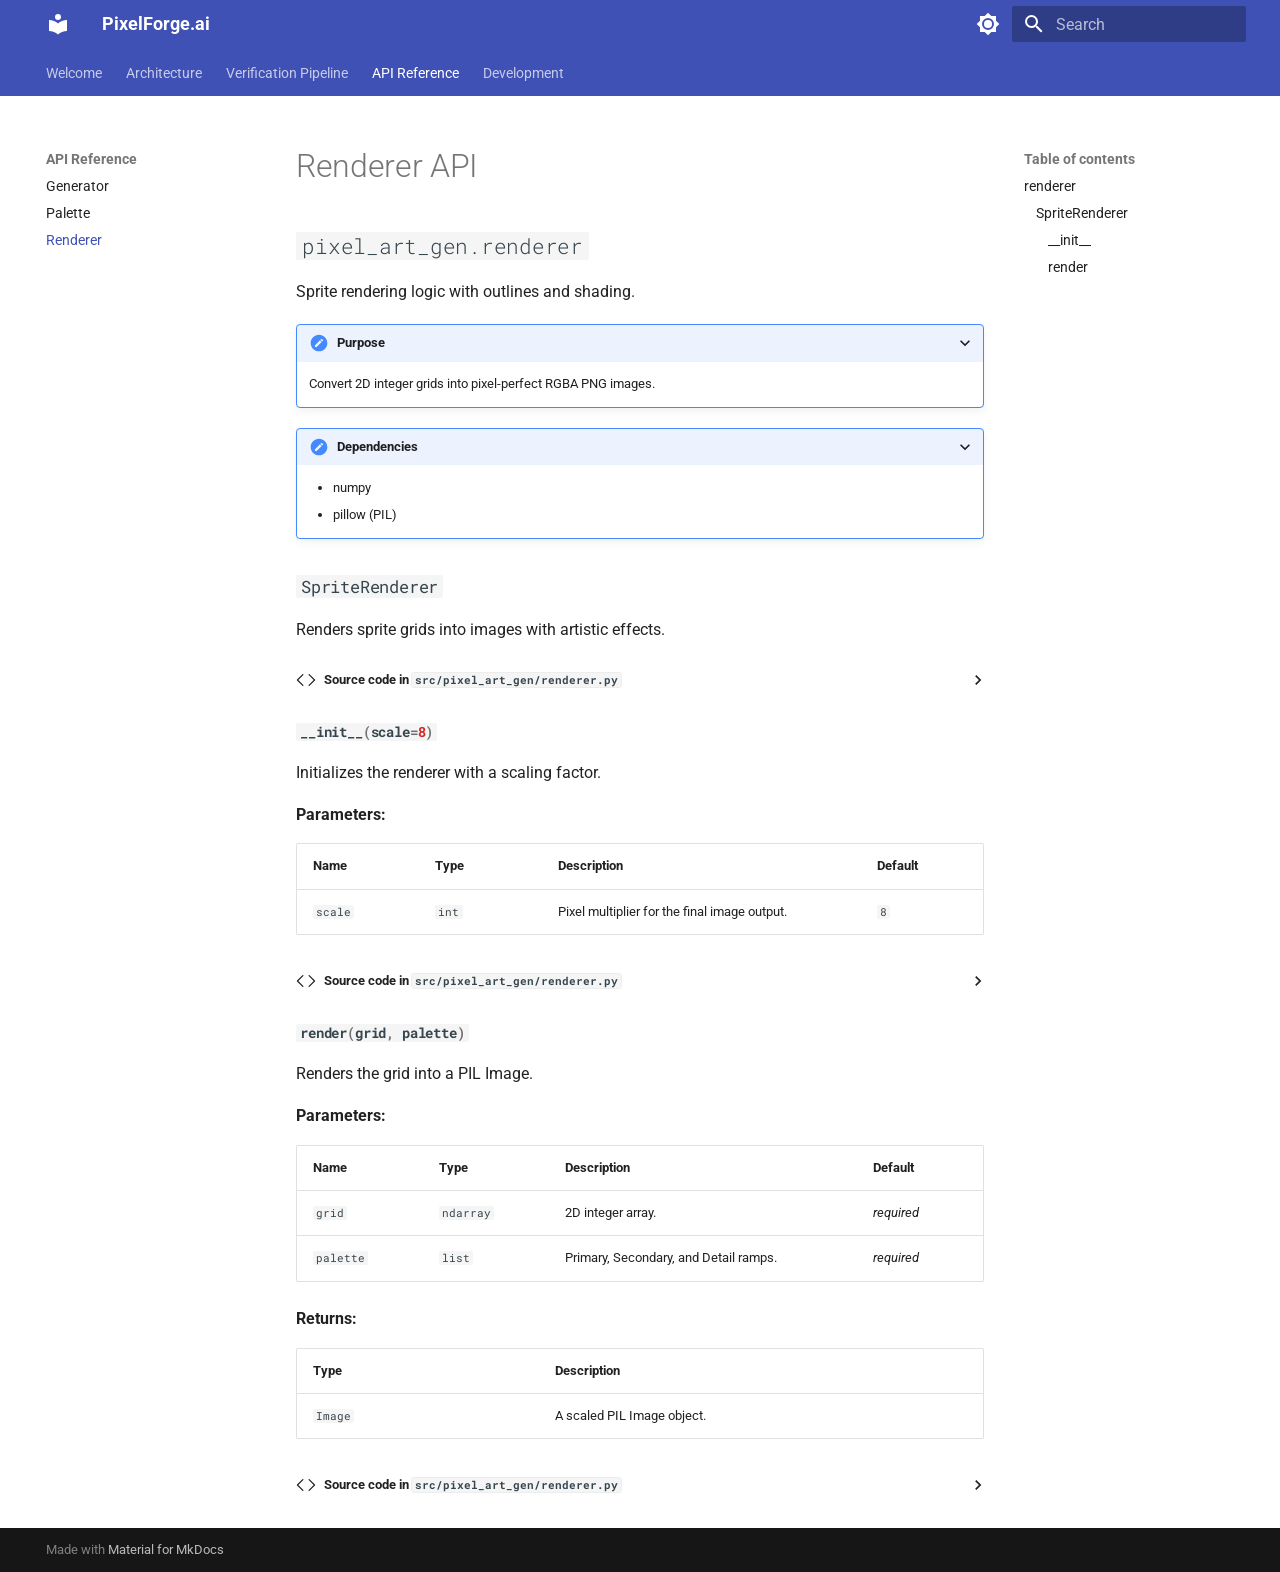
<file: api/renderer/index.html>
<!doctype html>
<html lang="en" class="no-js">
  <head>
    
      <meta charset="utf-8">
      <meta name="viewport" content="width=device-width,initial-scale=1">
      
        <meta name="description" content="Autonomous Procedural Pixel Art Engine">
      
      
        <meta name="author" content="Alfito">
      
      
        <link rel="canonical" href="https://yourusername.github.io/pixel-art-gen/api/renderer/">
      
      
        <link rel="prev" href="../palette/">
      
      
      
        
      
      
      <link rel="icon" href="../../assets/images/favicon.png">
      <meta name="generator" content="mkdocs-1.6.1, mkdocs-material-9.7.6">
    
    
      
        <title>Renderer - PixelForge.ai</title>
      
    
    
      <link rel="stylesheet" href="../../assets/stylesheets/main.484c7ddc.min.css">
      
        
        <link rel="stylesheet" href="../../assets/stylesheets/palette.ab4e12ef.min.css">
      
      


    
    
      
    
    
      
        
        
        <link rel="preconnect" href="https://fonts.gstatic.com" crossorigin>
        <link rel="stylesheet" href="https://fonts.googleapis.com/css?family=Roboto:300,300i,400,400i,700,700i%7CRoboto+Mono:400,400i,700,700i&display=fallback">
        <style>:root{--md-text-font:"Roboto";--md-code-font:"Roboto Mono"}</style>
      
    
    
      <link rel="stylesheet" href="../../assets/_mkdocstrings.css">
    
    <script>__md_scope=new URL("../..",location),__md_hash=e=>[...e].reduce(((e,_)=>(e<<5)-e+_.charCodeAt(0)),0),__md_get=(e,_=localStorage,t=__md_scope)=>JSON.parse(_.getItem(t.pathname+"."+e)),__md_set=(e,_,t=localStorage,a=__md_scope)=>{try{t.setItem(a.pathname+"."+e,JSON.stringify(_))}catch(e){}}</script>
    
      

    
    
  </head>
  
  
    
    
      
    
    
    
    
    <body dir="ltr" data-md-color-scheme="default" data-md-color-primary="indigo" data-md-color-accent="indigo">
  
    
    <input class="md-toggle" data-md-toggle="drawer" type="checkbox" id="__drawer" autocomplete="off">
    <input class="md-toggle" data-md-toggle="search" type="checkbox" id="__search" autocomplete="off">
    <label class="md-overlay" for="__drawer"></label>
    <div data-md-component="skip">
      
        
        <a href="#renderer-api" class="md-skip">
          Skip to content
        </a>
      
    </div>
    <div data-md-component="announce">
      
    </div>
    
    
      

<header class="md-header" data-md-component="header">
  <nav class="md-header__inner md-grid" aria-label="Header">
    <a href="../.." title="PixelForge.ai" class="md-header__button md-logo" aria-label="PixelForge.ai" data-md-component="logo">
      
  
  <svg xmlns="http://www.w3.org/2000/svg" viewBox="0 0 24 24"><path d="M12 8a3 3 0 0 0 3-3 3 3 0 0 0-3-3 3 3 0 0 0-3 3 3 3 0 0 0 3 3m0 3.54C9.64 9.35 6.5 8 3 8v11c3.5 0 6.64 1.35 9 3.54 2.36-2.19 5.5-3.54 9-3.54V8c-3.5 0-6.64 1.35-9 3.54"/></svg>

    </a>
    <label class="md-header__button md-icon" for="__drawer">
      
      <svg xmlns="http://www.w3.org/2000/svg" viewBox="0 0 24 24"><path d="M3 6h18v2H3zm0 5h18v2H3zm0 5h18v2H3z"/></svg>
    </label>
    <div class="md-header__title" data-md-component="header-title">
      <div class="md-header__ellipsis">
        <div class="md-header__topic">
          <span class="md-ellipsis">
            PixelForge.ai
          </span>
        </div>
        <div class="md-header__topic" data-md-component="header-topic">
          <span class="md-ellipsis">
            
              Renderer
            
          </span>
        </div>
      </div>
    </div>
    
      
        <form class="md-header__option" data-md-component="palette">
  
    
    
    
    <input class="md-option" data-md-color-media="(prefers-color-scheme: light)" data-md-color-scheme="default" data-md-color-primary="indigo" data-md-color-accent="indigo"  aria-label="Switch to dark mode"  type="radio" name="__palette" id="__palette_0">
    
      <label class="md-header__button md-icon" title="Switch to dark mode" for="__palette_1" hidden>
        <svg xmlns="http://www.w3.org/2000/svg" viewBox="0 0 24 24"><path d="M12 8a4 4 0 0 0-4 4 4 4 0 0 0 4 4 4 4 0 0 0 4-4 4 4 0 0 0-4-4m0 10a6 6 0 0 1-6-6 6 6 0 0 1 6-6 6 6 0 0 1 6 6 6 6 0 0 1-6 6m8-9.31V4h-4.69L12 .69 8.69 4H4v4.69L.69 12 4 15.31V20h4.69L12 23.31 15.31 20H20v-4.69L23.31 12z"/></svg>
      </label>
    
  
    
    
    
    <input class="md-option" data-md-color-media="(prefers-color-scheme: dark)" data-md-color-scheme="slate" data-md-color-primary="indigo" data-md-color-accent="indigo"  aria-label="Switch to light mode"  type="radio" name="__palette" id="__palette_1">
    
      <label class="md-header__button md-icon" title="Switch to light mode" for="__palette_0" hidden>
        <svg xmlns="http://www.w3.org/2000/svg" viewBox="0 0 24 24"><path d="M12 18c-.89 0-1.74-.2-2.5-.55C11.56 16.5 13 14.42 13 12s-1.44-4.5-3.5-5.45C10.26 6.2 11.11 6 12 6a6 6 0 0 1 6 6 6 6 0 0 1-6 6m8-9.31V4h-4.69L12 .69 8.69 4H4v4.69L.69 12 4 15.31V20h4.69L12 23.31 15.31 20H20v-4.69L23.31 12z"/></svg>
      </label>
    
  
</form>
      
    
    
      <script>var palette=__md_get("__palette");if(palette&&palette.color){if("(prefers-color-scheme)"===palette.color.media){var media=matchMedia("(prefers-color-scheme: light)"),input=document.querySelector(media.matches?"[data-md-color-media='(prefers-color-scheme: light)']":"[data-md-color-media='(prefers-color-scheme: dark)']");palette.color.media=input.getAttribute("data-md-color-media"),palette.color.scheme=input.getAttribute("data-md-color-scheme"),palette.color.primary=input.getAttribute("data-md-color-primary"),palette.color.accent=input.getAttribute("data-md-color-accent")}for(var[key,value]of Object.entries(palette.color))document.body.setAttribute("data-md-color-"+key,value)}</script>
    
    
    
      
      
        <label class="md-header__button md-icon" for="__search">
          
          <svg xmlns="http://www.w3.org/2000/svg" viewBox="0 0 24 24"><path d="M9.5 3A6.5 6.5 0 0 1 16 9.5c0 1.61-.59 3.09-1.56 4.23l.27.27h.79l5 5-1.5 1.5-5-5v-.79l-.27-.27A6.52 6.52 0 0 1 9.5 16 6.5 6.5 0 0 1 3 9.5 6.5 6.5 0 0 1 9.5 3m0 2C7 5 5 7 5 9.5S7 14 9.5 14 14 12 14 9.5 12 5 9.5 5"/></svg>
        </label>
        <div class="md-search" data-md-component="search" role="dialog">
  <label class="md-search__overlay" for="__search"></label>
  <div class="md-search__inner" role="search">
    <form class="md-search__form" name="search">
      <input type="text" class="md-search__input" name="query" aria-label="Search" placeholder="Search" autocapitalize="off" autocorrect="off" autocomplete="off" spellcheck="false" data-md-component="search-query" required>
      <label class="md-search__icon md-icon" for="__search">
        
        <svg xmlns="http://www.w3.org/2000/svg" viewBox="0 0 24 24"><path d="M9.5 3A6.5 6.5 0 0 1 16 9.5c0 1.61-.59 3.09-1.56 4.23l.27.27h.79l5 5-1.5 1.5-5-5v-.79l-.27-.27A6.52 6.52 0 0 1 9.5 16 6.5 6.5 0 0 1 3 9.5 6.5 6.5 0 0 1 9.5 3m0 2C7 5 5 7 5 9.5S7 14 9.5 14 14 12 14 9.5 12 5 9.5 5"/></svg>
        
        <svg xmlns="http://www.w3.org/2000/svg" viewBox="0 0 24 24"><path d="M20 11v2H8l5.5 5.5-1.42 1.42L4.16 12l7.92-7.92L13.5 5.5 8 11z"/></svg>
      </label>
      <nav class="md-search__options" aria-label="Search">
        
        <button type="reset" class="md-search__icon md-icon" title="Clear" aria-label="Clear" tabindex="-1">
          
          <svg xmlns="http://www.w3.org/2000/svg" viewBox="0 0 24 24"><path d="M19 6.41 17.59 5 12 10.59 6.41 5 5 6.41 10.59 12 5 17.59 6.41 19 12 13.41 17.59 19 19 17.59 13.41 12z"/></svg>
        </button>
      </nav>
      
        <div class="md-search__suggest" data-md-component="search-suggest"></div>
      
    </form>
    <div class="md-search__output">
      <div class="md-search__scrollwrap" tabindex="0" data-md-scrollfix>
        <div class="md-search-result" data-md-component="search-result">
          <div class="md-search-result__meta">
            Initializing search
          </div>
          <ol class="md-search-result__list" role="presentation"></ol>
        </div>
      </div>
    </div>
  </div>
</div>
      
    
    
  </nav>
  
</header>
    
    <div class="md-container" data-md-component="container">
      
      
        
          
            
<nav class="md-tabs" aria-label="Tabs" data-md-component="tabs">
  <div class="md-grid">
    <ul class="md-tabs__list">
      
        
  
  
  
  
    <li class="md-tabs__item">
      <a href="../.." class="md-tabs__link">
        
  
  
    
  
  Welcome

      </a>
    </li>
  

      
        
  
  
  
  
    <li class="md-tabs__item">
      <a href="../../ARCHITECTURE/" class="md-tabs__link">
        
  
  
    
  
  Architecture

      </a>
    </li>
  

      
        
  
  
  
  
    <li class="md-tabs__item">
      <a href="../../VERIFICATION_PIPELINE/" class="md-tabs__link">
        
  
  
    
  
  Verification Pipeline

      </a>
    </li>
  

      
        
  
  
  
    
  
  
    
    
      <li class="md-tabs__item md-tabs__item--active">
        <a href="../generator/" class="md-tabs__link">
          
  
  
  API Reference

        </a>
      </li>
    
  

      
        
  
  
  
  
    
    
      <li class="md-tabs__item">
        <a href="../../tests/README.md" class="md-tabs__link">
          
  
  
  Development

        </a>
      </li>
    
  

      
    </ul>
  </div>
</nav>
          
        
      
      <main class="md-main" data-md-component="main">
        <div class="md-main__inner md-grid">
          
            
              
              <div class="md-sidebar md-sidebar--primary" data-md-component="sidebar" data-md-type="navigation" >
                <div class="md-sidebar__scrollwrap">
                  <div class="md-sidebar__inner">
                    


  


<nav class="md-nav md-nav--primary md-nav--lifted" aria-label="Navigation" data-md-level="0">
  <label class="md-nav__title" for="__drawer">
    <a href="../.." title="PixelForge.ai" class="md-nav__button md-logo" aria-label="PixelForge.ai" data-md-component="logo">
      
  
  <svg xmlns="http://www.w3.org/2000/svg" viewBox="0 0 24 24"><path d="M12 8a3 3 0 0 0 3-3 3 3 0 0 0-3-3 3 3 0 0 0-3 3 3 3 0 0 0 3 3m0 3.54C9.64 9.35 6.5 8 3 8v11c3.5 0 6.64 1.35 9 3.54 2.36-2.19 5.5-3.54 9-3.54V8c-3.5 0-6.64 1.35-9 3.54"/></svg>

    </a>
    PixelForge.ai
  </label>
  
  <ul class="md-nav__list" data-md-scrollfix>
    
      
      
  
  
  
  
    <li class="md-nav__item">
      <a href="../.." class="md-nav__link">
        
  
  
  <span class="md-ellipsis">
    
  
    Welcome
  

    
  </span>
  
  

      </a>
    </li>
  

    
      
      
  
  
  
  
    <li class="md-nav__item">
      <a href="../../ARCHITECTURE/" class="md-nav__link">
        
  
  
  <span class="md-ellipsis">
    
  
    Architecture
  

    
  </span>
  
  

      </a>
    </li>
  

    
      
      
  
  
  
  
    <li class="md-nav__item">
      <a href="../../VERIFICATION_PIPELINE/" class="md-nav__link">
        
  
  
  <span class="md-ellipsis">
    
  
    Verification Pipeline
  

    
  </span>
  
  

      </a>
    </li>
  

    
      
      
  
  
    
  
  
  
    
    
    
    
      
        
        
      
      
        
      
    
    
    <li class="md-nav__item md-nav__item--active md-nav__item--section md-nav__item--nested">
      
        
        
        <input class="md-nav__toggle md-toggle " type="checkbox" id="__nav_4" checked>
        
          
          <label class="md-nav__link" for="__nav_4" id="__nav_4_label" tabindex="">
            
  
  
  <span class="md-ellipsis">
    
  
    API Reference
  

    
  </span>
  
  

            <span class="md-nav__icon md-icon"></span>
          </label>
        
        <nav class="md-nav" data-md-level="1" aria-labelledby="__nav_4_label" aria-expanded="true">
          <label class="md-nav__title" for="__nav_4">
            <span class="md-nav__icon md-icon"></span>
            
  
    API Reference
  

          </label>
          <ul class="md-nav__list" data-md-scrollfix>
            
              
                
  
  
  
  
    <li class="md-nav__item">
      <a href="../generator/" class="md-nav__link">
        
  
  
  <span class="md-ellipsis">
    
  
    Generator
  

    
  </span>
  
  

      </a>
    </li>
  

              
            
              
                
  
  
  
  
    <li class="md-nav__item">
      <a href="../palette/" class="md-nav__link">
        
  
  
  <span class="md-ellipsis">
    
  
    Palette
  

    
  </span>
  
  

      </a>
    </li>
  

              
            
              
                
  
  
    
  
  
  
    <li class="md-nav__item md-nav__item--active">
      
      <input class="md-nav__toggle md-toggle" type="checkbox" id="__toc">
      
      
        
      
      
        <label class="md-nav__link md-nav__link--active" for="__toc">
          
  
  
  <span class="md-ellipsis">
    
  
    Renderer
  

    
  </span>
  
  

          <span class="md-nav__icon md-icon"></span>
        </label>
      
      <a href="./" class="md-nav__link md-nav__link--active">
        
  
  
  <span class="md-ellipsis">
    
  
    Renderer
  

    
  </span>
  
  

      </a>
      
        

<nav class="md-nav md-nav--secondary" aria-label="Table of contents">
  
  
  
    
  
  
    <label class="md-nav__title" for="__toc">
      <span class="md-nav__icon md-icon"></span>
      Table of contents
    </label>
    <ul class="md-nav__list" data-md-component="toc" data-md-scrollfix>
      
        <li class="md-nav__item">
  <a href="#pixel_art_gen.renderer" class="md-nav__link">
    <span class="md-ellipsis">
      
        renderer
      
    </span>
  </a>
  
    <nav class="md-nav" aria-label="renderer">
      <ul class="md-nav__list">
        
          <li class="md-nav__item">
  <a href="#pixel_art_gen.renderer.SpriteRenderer" class="md-nav__link">
    <span class="md-ellipsis">
      
        SpriteRenderer
      
    </span>
  </a>
  
    <nav class="md-nav" aria-label="SpriteRenderer">
      <ul class="md-nav__list">
        
          <li class="md-nav__item">
  <a href="#pixel_art_gen.renderer.SpriteRenderer.__init__" class="md-nav__link">
    <span class="md-ellipsis">
      
        __init__
      
    </span>
  </a>
  
</li>
        
          <li class="md-nav__item">
  <a href="#pixel_art_gen.renderer.SpriteRenderer.render" class="md-nav__link">
    <span class="md-ellipsis">
      
        render
      
    </span>
  </a>
  
</li>
        
      </ul>
    </nav>
  
</li>
        
      </ul>
    </nav>
  
</li>
      
    </ul>
  
</nav>
      
    </li>
  

              
            
          </ul>
        </nav>
      
    </li>
  

    
      
      
  
  
  
  
    
    
    
    
      
      
        
      
    
    
    <li class="md-nav__item md-nav__item--nested">
      
        
        
        <input class="md-nav__toggle md-toggle " type="checkbox" id="__nav_5" >
        
          
          <label class="md-nav__link" for="__nav_5" id="__nav_5_label" tabindex="0">
            
  
  
  <span class="md-ellipsis">
    
  
    Development
  

    
  </span>
  
  

            <span class="md-nav__icon md-icon"></span>
          </label>
        
        <nav class="md-nav" data-md-level="1" aria-labelledby="__nav_5_label" aria-expanded="false">
          <label class="md-nav__title" for="__nav_5">
            <span class="md-nav__icon md-icon"></span>
            
  
    Development
  

          </label>
          <ul class="md-nav__list" data-md-scrollfix>
            
              
                
  
  
  
  
    <li class="md-nav__item">
      <a href="../../tests/README.md" class="md-nav__link">
        
  
  
  <span class="md-ellipsis">
    
  
    Testing
  

    
  </span>
  
  

      </a>
    </li>
  

              
            
          </ul>
        </nav>
      
    </li>
  

    
  </ul>
</nav>
                  </div>
                </div>
              </div>
            
            
              
              <div class="md-sidebar md-sidebar--secondary" data-md-component="sidebar" data-md-type="toc" >
                <div class="md-sidebar__scrollwrap">
                  <div class="md-sidebar__inner">
                    

<nav class="md-nav md-nav--secondary" aria-label="Table of contents">
  
  
  
    
  
  
    <label class="md-nav__title" for="__toc">
      <span class="md-nav__icon md-icon"></span>
      Table of contents
    </label>
    <ul class="md-nav__list" data-md-component="toc" data-md-scrollfix>
      
        <li class="md-nav__item">
  <a href="#pixel_art_gen.renderer" class="md-nav__link">
    <span class="md-ellipsis">
      
        renderer
      
    </span>
  </a>
  
    <nav class="md-nav" aria-label="renderer">
      <ul class="md-nav__list">
        
          <li class="md-nav__item">
  <a href="#pixel_art_gen.renderer.SpriteRenderer" class="md-nav__link">
    <span class="md-ellipsis">
      
        SpriteRenderer
      
    </span>
  </a>
  
    <nav class="md-nav" aria-label="SpriteRenderer">
      <ul class="md-nav__list">
        
          <li class="md-nav__item">
  <a href="#pixel_art_gen.renderer.SpriteRenderer.__init__" class="md-nav__link">
    <span class="md-ellipsis">
      
        __init__
      
    </span>
  </a>
  
</li>
        
          <li class="md-nav__item">
  <a href="#pixel_art_gen.renderer.SpriteRenderer.render" class="md-nav__link">
    <span class="md-ellipsis">
      
        render
      
    </span>
  </a>
  
</li>
        
      </ul>
    </nav>
  
</li>
        
      </ul>
    </nav>
  
</li>
      
    </ul>
  
</nav>
                  </div>
                </div>
              </div>
            
          
          
            <div class="md-content" data-md-component="content">
              
              <article class="md-content__inner md-typeset">
                
                  



<h1 id="renderer-api">Renderer API</h1>


<div class="doc doc-object doc-module">



<h2 id="pixel_art_gen.renderer" class="doc doc-heading">
            <code>pixel_art_gen.renderer</code>


</h2>

    <div class="doc doc-contents first">

        <p>Sprite rendering logic with outlines and shading.</p>


<details class="purpose" open>
  <summary>Purpose</summary>
  <p>Convert 2D integer grids into pixel-perfect RGBA PNG images.</p>
</details>

<details class="dependencies" open>
  <summary>Dependencies</summary>
  <ul>
<li>numpy</li>
<li>pillow (PIL)</li>
</ul>
</details>









<div class="doc doc-children">









<div class="doc doc-object doc-class">



<h3 id="pixel_art_gen.renderer.SpriteRenderer" class="doc doc-heading">
            <code>SpriteRenderer</code>


</h3>


    <div class="doc doc-contents ">



        <p>Renders sprite grids into images with artistic effects.</p>








              <details class="mkdocstrings-source">
                <summary>Source code in <code>src/pixel_art_gen/renderer.py</code></summary>
                <div class="highlight"><table class="highlighttable"><tr><td class="linenos"><div class="linenodiv"><pre><span></span><span class="normal">14</span>
<span class="normal">15</span>
<span class="normal">16</span>
<span class="normal">17</span>
<span class="normal">18</span>
<span class="normal">19</span>
<span class="normal">20</span>
<span class="normal">21</span>
<span class="normal">22</span>
<span class="normal">23</span>
<span class="normal">24</span>
<span class="normal">25</span>
<span class="normal">26</span>
<span class="normal">27</span>
<span class="normal">28</span>
<span class="normal">29</span>
<span class="normal">30</span>
<span class="normal">31</span>
<span class="normal">32</span>
<span class="normal">33</span>
<span class="normal">34</span>
<span class="normal">35</span>
<span class="normal">36</span>
<span class="normal">37</span>
<span class="normal">38</span>
<span class="normal">39</span>
<span class="normal">40</span>
<span class="normal">41</span>
<span class="normal">42</span>
<span class="normal">43</span>
<span class="normal">44</span>
<span class="normal">45</span>
<span class="normal">46</span>
<span class="normal">47</span>
<span class="normal">48</span>
<span class="normal">49</span>
<span class="normal">50</span>
<span class="normal">51</span>
<span class="normal">52</span>
<span class="normal">53</span>
<span class="normal">54</span>
<span class="normal">55</span>
<span class="normal">56</span>
<span class="normal">57</span>
<span class="normal">58</span>
<span class="normal">59</span>
<span class="normal">60</span>
<span class="normal">61</span>
<span class="normal">62</span>
<span class="normal">63</span>
<span class="normal">64</span>
<span class="normal">65</span>
<span class="normal">66</span>
<span class="normal">67</span>
<span class="normal">68</span>
<span class="normal">69</span>
<span class="normal">70</span>
<span class="normal">71</span>
<span class="normal">72</span>
<span class="normal">73</span></pre></div></td><td class="code"><div><pre><span></span><code><span class="k">class</span><span class="w"> </span><span class="nc">SpriteRenderer</span><span class="p">:</span>
<span class="w">    </span><span class="sd">&quot;&quot;&quot;Renders sprite grids into images with artistic effects.&quot;&quot;&quot;</span>

    <span class="k">def</span><span class="w"> </span><span class="fm">__init__</span><span class="p">(</span><span class="bp">self</span><span class="p">,</span> <span class="n">scale</span><span class="p">:</span> <span class="nb">int</span> <span class="o">=</span> <span class="mi">8</span><span class="p">)</span> <span class="o">-&gt;</span> <span class="kc">None</span><span class="p">:</span>
<span class="w">        </span><span class="sd">&quot;&quot;&quot;Initializes the renderer with a scaling factor.</span>

<span class="sd">        Args:</span>
<span class="sd">            scale: Pixel multiplier for the final image output.</span>
<span class="sd">        &quot;&quot;&quot;</span>
        <span class="bp">self</span><span class="o">.</span><span class="n">scale</span> <span class="o">=</span> <span class="n">scale</span>

    <span class="k">def</span><span class="w"> </span><span class="nf">render</span><span class="p">(</span><span class="bp">self</span><span class="p">,</span> <span class="n">grid</span><span class="p">:</span> <span class="n">np</span><span class="o">.</span><span class="n">ndarray</span><span class="p">,</span> <span class="n">palette</span><span class="p">:</span> <span class="nb">list</span><span class="p">)</span> <span class="o">-&gt;</span> <span class="n">Image</span><span class="o">.</span><span class="n">Image</span><span class="p">:</span>
<span class="w">        </span><span class="sd">&quot;&quot;&quot;Renders the grid into a PIL Image.</span>

<span class="sd">        Args:</span>
<span class="sd">            grid: 2D integer array.</span>
<span class="sd">            palette: Primary, Secondary, and Detail ramps.</span>

<span class="sd">        Returns:</span>
<span class="sd">            A scaled PIL Image object.</span>
<span class="sd">        &quot;&quot;&quot;</span>
        <span class="n">h</span><span class="p">,</span> <span class="n">w</span> <span class="o">=</span> <span class="n">grid</span><span class="o">.</span><span class="n">shape</span>
        <span class="c1"># Create an RGBA image</span>
        <span class="n">img_data</span> <span class="o">=</span> <span class="n">np</span><span class="o">.</span><span class="n">zeros</span><span class="p">((</span><span class="n">h</span><span class="p">,</span> <span class="n">w</span><span class="p">,</span> <span class="mi">4</span><span class="p">),</span> <span class="n">dtype</span><span class="o">=</span><span class="n">np</span><span class="o">.</span><span class="n">uint8</span><span class="p">)</span>

        <span class="c1"># Simple mapping:</span>
        <span class="c1"># 0: Transparent</span>
        <span class="c1"># 1: Body (Palette[0])</span>
        <span class="c1"># 2: Accent (Palette[1])</span>
        <span class="c1"># 3: Detail (Palette[2])</span>

        <span class="k">for</span> <span class="n">y</span> <span class="ow">in</span> <span class="nb">range</span><span class="p">(</span><span class="n">h</span><span class="p">):</span>
            <span class="k">for</span> <span class="n">x</span> <span class="ow">in</span> <span class="nb">range</span><span class="p">(</span><span class="n">w</span><span class="p">):</span>
                <span class="n">val</span> <span class="o">=</span> <span class="n">grid</span><span class="p">[</span><span class="n">y</span><span class="p">,</span> <span class="n">x</span><span class="p">]</span>
                <span class="k">if</span> <span class="n">val</span> <span class="o">==</span> <span class="mi">0</span><span class="p">:</span>
                    <span class="k">continue</span>

                <span class="c1"># Check for &quot;outline&quot; (neighbors are 0)</span>
                <span class="n">is_outline</span> <span class="o">=</span> <span class="kc">False</span>
                <span class="k">for</span> <span class="n">dy</span><span class="p">,</span> <span class="n">dx</span> <span class="ow">in</span> <span class="p">[(</span><span class="o">-</span><span class="mi">1</span><span class="p">,</span> <span class="mi">0</span><span class="p">),</span> <span class="p">(</span><span class="mi">1</span><span class="p">,</span> <span class="mi">0</span><span class="p">),</span> <span class="p">(</span><span class="mi">0</span><span class="p">,</span> <span class="o">-</span><span class="mi">1</span><span class="p">),</span> <span class="p">(</span><span class="mi">0</span><span class="p">,</span> <span class="mi">1</span><span class="p">)]:</span>
                    <span class="n">ny</span><span class="p">,</span> <span class="n">nx</span> <span class="o">=</span> <span class="n">y</span> <span class="o">+</span> <span class="n">dy</span><span class="p">,</span> <span class="n">x</span> <span class="o">+</span> <span class="n">dx</span>
                    <span class="k">if</span> <span class="mi">0</span> <span class="o">&lt;=</span> <span class="n">ny</span> <span class="o">&lt;</span> <span class="n">h</span> <span class="ow">and</span> <span class="mi">0</span> <span class="o">&lt;=</span> <span class="n">nx</span> <span class="o">&lt;</span> <span class="n">w</span><span class="p">:</span>
                        <span class="k">if</span> <span class="n">grid</span><span class="p">[</span><span class="n">ny</span><span class="p">,</span> <span class="n">nx</span><span class="p">]</span> <span class="o">==</span> <span class="mi">0</span><span class="p">:</span>
                            <span class="n">is_outline</span> <span class="o">=</span> <span class="kc">True</span>
                            <span class="k">break</span>
                    <span class="k">else</span><span class="p">:</span>
                        <span class="n">is_outline</span> <span class="o">=</span> <span class="kc">True</span> <span class="c1"># Edge of image is outline</span>
                        <span class="k">break</span>

                <span class="k">if</span> <span class="n">is_outline</span><span class="p">:</span>
                    <span class="c1"># Black outline</span>
                    <span class="n">img_data</span><span class="p">[</span><span class="n">y</span><span class="p">,</span> <span class="n">x</span><span class="p">]</span> <span class="o">=</span> <span class="p">[</span><span class="mi">20</span><span class="p">,</span> <span class="mi">20</span><span class="p">,</span> <span class="mi">25</span><span class="p">,</span> <span class="mi">255</span><span class="p">]</span>
                <span class="k">else</span><span class="p">:</span>
                    <span class="c1"># Map to middle shade of the ramp</span>
                    <span class="n">ramp</span> <span class="o">=</span> <span class="n">palette</span><span class="p">[</span><span class="n">val</span> <span class="o">-</span> <span class="mi">1</span><span class="p">]</span>
                    <span class="n">color</span> <span class="o">=</span> <span class="n">ramp</span><span class="p">[</span><span class="nb">len</span><span class="p">(</span><span class="n">ramp</span><span class="p">)</span><span class="o">//</span><span class="mi">2</span><span class="p">]</span>
                    <span class="n">img_data</span><span class="p">[</span><span class="n">y</span><span class="p">,</span> <span class="n">x</span><span class="p">]</span> <span class="o">=</span> <span class="p">[</span><span class="o">*</span><span class="n">color</span><span class="p">,</span> <span class="mi">255</span><span class="p">]</span>

        <span class="n">img</span> <span class="o">=</span> <span class="n">Image</span><span class="o">.</span><span class="n">fromarray</span><span class="p">(</span><span class="n">img_data</span><span class="p">,</span> <span class="s2">&quot;RGBA&quot;</span><span class="p">)</span>
        <span class="k">return</span> <span class="n">img</span><span class="o">.</span><span class="n">resize</span><span class="p">((</span><span class="n">w</span> <span class="o">*</span> <span class="bp">self</span><span class="o">.</span><span class="n">scale</span><span class="p">,</span> <span class="n">h</span> <span class="o">*</span> <span class="bp">self</span><span class="o">.</span><span class="n">scale</span><span class="p">),</span> <span class="n">resample</span><span class="o">=</span><span class="n">Image</span><span class="o">.</span><span class="n">NEAREST</span><span class="p">)</span>
</code></pre></div></td></tr></table></div>
              </details>



<div class="doc doc-children">










<div class="doc doc-object doc-function">


<h4 id="pixel_art_gen.renderer.SpriteRenderer.__init__" class="doc doc-heading">
            <code class="highlight language-python"><span class="fm">__init__</span><span class="p">(</span><span class="n">scale</span><span class="o">=</span><span class="mi">8</span><span class="p">)</span></code>

</h4>


    <div class="doc doc-contents ">

        <p>Initializes the renderer with a scaling factor.</p>


<p><span class="doc-section-title">Parameters:</span></p>
    <table>
      <thead>
        <tr>
          <th>Name</th>
          <th>Type</th>
          <th>Description</th>
          <th>Default</th>
        </tr>
      </thead>
      <tbody>
          <tr class="doc-section-item">
            <td>
                <code>scale</code>
            </td>
            <td>
                  <code><span title="int">int</span></code>
            </td>
            <td>
              <div class="doc-md-description">
                <p>Pixel multiplier for the final image output.</p>
              </div>
            </td>
            <td>
                  <code>8</code>
            </td>
          </tr>
      </tbody>
    </table>


            <details class="mkdocstrings-source">
              <summary>Source code in <code>src/pixel_art_gen/renderer.py</code></summary>
              <div class="highlight"><table class="highlighttable"><tr><td class="linenos"><div class="linenodiv"><pre><span></span><span class="normal">17</span>
<span class="normal">18</span>
<span class="normal">19</span>
<span class="normal">20</span>
<span class="normal">21</span>
<span class="normal">22</span>
<span class="normal">23</span></pre></div></td><td class="code"><div><pre><span></span><code><span class="k">def</span><span class="w"> </span><span class="fm">__init__</span><span class="p">(</span><span class="bp">self</span><span class="p">,</span> <span class="n">scale</span><span class="p">:</span> <span class="nb">int</span> <span class="o">=</span> <span class="mi">8</span><span class="p">)</span> <span class="o">-&gt;</span> <span class="kc">None</span><span class="p">:</span>
<span class="w">    </span><span class="sd">&quot;&quot;&quot;Initializes the renderer with a scaling factor.</span>

<span class="sd">    Args:</span>
<span class="sd">        scale: Pixel multiplier for the final image output.</span>
<span class="sd">    &quot;&quot;&quot;</span>
    <span class="bp">self</span><span class="o">.</span><span class="n">scale</span> <span class="o">=</span> <span class="n">scale</span>
</code></pre></div></td></tr></table></div>
            </details>
    </div>

</div>

<div class="doc doc-object doc-function">


<h4 id="pixel_art_gen.renderer.SpriteRenderer.render" class="doc doc-heading">
            <code class="highlight language-python"><span class="n">render</span><span class="p">(</span><span class="n">grid</span><span class="p">,</span> <span class="n">palette</span><span class="p">)</span></code>

</h4>


    <div class="doc doc-contents ">

        <p>Renders the grid into a PIL Image.</p>


<p><span class="doc-section-title">Parameters:</span></p>
    <table>
      <thead>
        <tr>
          <th>Name</th>
          <th>Type</th>
          <th>Description</th>
          <th>Default</th>
        </tr>
      </thead>
      <tbody>
          <tr class="doc-section-item">
            <td>
                <code>grid</code>
            </td>
            <td>
                  <code><span title="numpy.ndarray">ndarray</span></code>
            </td>
            <td>
              <div class="doc-md-description">
                <p>2D integer array.</p>
              </div>
            </td>
            <td>
                <em>required</em>
            </td>
          </tr>
          <tr class="doc-section-item">
            <td>
                <code>palette</code>
            </td>
            <td>
                  <code><span title="list">list</span></code>
            </td>
            <td>
              <div class="doc-md-description">
                <p>Primary, Secondary, and Detail ramps.</p>
              </div>
            </td>
            <td>
                <em>required</em>
            </td>
          </tr>
      </tbody>
    </table>


    <p><span class="doc-section-title">Returns:</span></p>
    <table>
      <thead>
        <tr>
          <th>Type</th>
          <th>Description</th>
        </tr>
      </thead>
      <tbody>
          <tr class="doc-section-item">
            <td>
                  <code><span title="PIL.Image.Image">Image</span></code>
            </td>
            <td>
              <div class="doc-md-description">
                <p>A scaled PIL Image object.</p>
              </div>
            </td>
          </tr>
      </tbody>
    </table>


            <details class="mkdocstrings-source">
              <summary>Source code in <code>src/pixel_art_gen/renderer.py</code></summary>
              <div class="highlight"><table class="highlighttable"><tr><td class="linenos"><div class="linenodiv"><pre><span></span><span class="normal">25</span>
<span class="normal">26</span>
<span class="normal">27</span>
<span class="normal">28</span>
<span class="normal">29</span>
<span class="normal">30</span>
<span class="normal">31</span>
<span class="normal">32</span>
<span class="normal">33</span>
<span class="normal">34</span>
<span class="normal">35</span>
<span class="normal">36</span>
<span class="normal">37</span>
<span class="normal">38</span>
<span class="normal">39</span>
<span class="normal">40</span>
<span class="normal">41</span>
<span class="normal">42</span>
<span class="normal">43</span>
<span class="normal">44</span>
<span class="normal">45</span>
<span class="normal">46</span>
<span class="normal">47</span>
<span class="normal">48</span>
<span class="normal">49</span>
<span class="normal">50</span>
<span class="normal">51</span>
<span class="normal">52</span>
<span class="normal">53</span>
<span class="normal">54</span>
<span class="normal">55</span>
<span class="normal">56</span>
<span class="normal">57</span>
<span class="normal">58</span>
<span class="normal">59</span>
<span class="normal">60</span>
<span class="normal">61</span>
<span class="normal">62</span>
<span class="normal">63</span>
<span class="normal">64</span>
<span class="normal">65</span>
<span class="normal">66</span>
<span class="normal">67</span>
<span class="normal">68</span>
<span class="normal">69</span>
<span class="normal">70</span>
<span class="normal">71</span>
<span class="normal">72</span>
<span class="normal">73</span></pre></div></td><td class="code"><div><pre><span></span><code><span class="k">def</span><span class="w"> </span><span class="nf">render</span><span class="p">(</span><span class="bp">self</span><span class="p">,</span> <span class="n">grid</span><span class="p">:</span> <span class="n">np</span><span class="o">.</span><span class="n">ndarray</span><span class="p">,</span> <span class="n">palette</span><span class="p">:</span> <span class="nb">list</span><span class="p">)</span> <span class="o">-&gt;</span> <span class="n">Image</span><span class="o">.</span><span class="n">Image</span><span class="p">:</span>
<span class="w">    </span><span class="sd">&quot;&quot;&quot;Renders the grid into a PIL Image.</span>

<span class="sd">    Args:</span>
<span class="sd">        grid: 2D integer array.</span>
<span class="sd">        palette: Primary, Secondary, and Detail ramps.</span>

<span class="sd">    Returns:</span>
<span class="sd">        A scaled PIL Image object.</span>
<span class="sd">    &quot;&quot;&quot;</span>
    <span class="n">h</span><span class="p">,</span> <span class="n">w</span> <span class="o">=</span> <span class="n">grid</span><span class="o">.</span><span class="n">shape</span>
    <span class="c1"># Create an RGBA image</span>
    <span class="n">img_data</span> <span class="o">=</span> <span class="n">np</span><span class="o">.</span><span class="n">zeros</span><span class="p">((</span><span class="n">h</span><span class="p">,</span> <span class="n">w</span><span class="p">,</span> <span class="mi">4</span><span class="p">),</span> <span class="n">dtype</span><span class="o">=</span><span class="n">np</span><span class="o">.</span><span class="n">uint8</span><span class="p">)</span>

    <span class="c1"># Simple mapping:</span>
    <span class="c1"># 0: Transparent</span>
    <span class="c1"># 1: Body (Palette[0])</span>
    <span class="c1"># 2: Accent (Palette[1])</span>
    <span class="c1"># 3: Detail (Palette[2])</span>

    <span class="k">for</span> <span class="n">y</span> <span class="ow">in</span> <span class="nb">range</span><span class="p">(</span><span class="n">h</span><span class="p">):</span>
        <span class="k">for</span> <span class="n">x</span> <span class="ow">in</span> <span class="nb">range</span><span class="p">(</span><span class="n">w</span><span class="p">):</span>
            <span class="n">val</span> <span class="o">=</span> <span class="n">grid</span><span class="p">[</span><span class="n">y</span><span class="p">,</span> <span class="n">x</span><span class="p">]</span>
            <span class="k">if</span> <span class="n">val</span> <span class="o">==</span> <span class="mi">0</span><span class="p">:</span>
                <span class="k">continue</span>

            <span class="c1"># Check for &quot;outline&quot; (neighbors are 0)</span>
            <span class="n">is_outline</span> <span class="o">=</span> <span class="kc">False</span>
            <span class="k">for</span> <span class="n">dy</span><span class="p">,</span> <span class="n">dx</span> <span class="ow">in</span> <span class="p">[(</span><span class="o">-</span><span class="mi">1</span><span class="p">,</span> <span class="mi">0</span><span class="p">),</span> <span class="p">(</span><span class="mi">1</span><span class="p">,</span> <span class="mi">0</span><span class="p">),</span> <span class="p">(</span><span class="mi">0</span><span class="p">,</span> <span class="o">-</span><span class="mi">1</span><span class="p">),</span> <span class="p">(</span><span class="mi">0</span><span class="p">,</span> <span class="mi">1</span><span class="p">)]:</span>
                <span class="n">ny</span><span class="p">,</span> <span class="n">nx</span> <span class="o">=</span> <span class="n">y</span> <span class="o">+</span> <span class="n">dy</span><span class="p">,</span> <span class="n">x</span> <span class="o">+</span> <span class="n">dx</span>
                <span class="k">if</span> <span class="mi">0</span> <span class="o">&lt;=</span> <span class="n">ny</span> <span class="o">&lt;</span> <span class="n">h</span> <span class="ow">and</span> <span class="mi">0</span> <span class="o">&lt;=</span> <span class="n">nx</span> <span class="o">&lt;</span> <span class="n">w</span><span class="p">:</span>
                    <span class="k">if</span> <span class="n">grid</span><span class="p">[</span><span class="n">ny</span><span class="p">,</span> <span class="n">nx</span><span class="p">]</span> <span class="o">==</span> <span class="mi">0</span><span class="p">:</span>
                        <span class="n">is_outline</span> <span class="o">=</span> <span class="kc">True</span>
                        <span class="k">break</span>
                <span class="k">else</span><span class="p">:</span>
                    <span class="n">is_outline</span> <span class="o">=</span> <span class="kc">True</span> <span class="c1"># Edge of image is outline</span>
                    <span class="k">break</span>

            <span class="k">if</span> <span class="n">is_outline</span><span class="p">:</span>
                <span class="c1"># Black outline</span>
                <span class="n">img_data</span><span class="p">[</span><span class="n">y</span><span class="p">,</span> <span class="n">x</span><span class="p">]</span> <span class="o">=</span> <span class="p">[</span><span class="mi">20</span><span class="p">,</span> <span class="mi">20</span><span class="p">,</span> <span class="mi">25</span><span class="p">,</span> <span class="mi">255</span><span class="p">]</span>
            <span class="k">else</span><span class="p">:</span>
                <span class="c1"># Map to middle shade of the ramp</span>
                <span class="n">ramp</span> <span class="o">=</span> <span class="n">palette</span><span class="p">[</span><span class="n">val</span> <span class="o">-</span> <span class="mi">1</span><span class="p">]</span>
                <span class="n">color</span> <span class="o">=</span> <span class="n">ramp</span><span class="p">[</span><span class="nb">len</span><span class="p">(</span><span class="n">ramp</span><span class="p">)</span><span class="o">//</span><span class="mi">2</span><span class="p">]</span>
                <span class="n">img_data</span><span class="p">[</span><span class="n">y</span><span class="p">,</span> <span class="n">x</span><span class="p">]</span> <span class="o">=</span> <span class="p">[</span><span class="o">*</span><span class="n">color</span><span class="p">,</span> <span class="mi">255</span><span class="p">]</span>

    <span class="n">img</span> <span class="o">=</span> <span class="n">Image</span><span class="o">.</span><span class="n">fromarray</span><span class="p">(</span><span class="n">img_data</span><span class="p">,</span> <span class="s2">&quot;RGBA&quot;</span><span class="p">)</span>
    <span class="k">return</span> <span class="n">img</span><span class="o">.</span><span class="n">resize</span><span class="p">((</span><span class="n">w</span> <span class="o">*</span> <span class="bp">self</span><span class="o">.</span><span class="n">scale</span><span class="p">,</span> <span class="n">h</span> <span class="o">*</span> <span class="bp">self</span><span class="o">.</span><span class="n">scale</span><span class="p">),</span> <span class="n">resample</span><span class="o">=</span><span class="n">Image</span><span class="o">.</span><span class="n">NEAREST</span><span class="p">)</span>
</code></pre></div></td></tr></table></div>
            </details>
    </div>

</div>



  </div>

    </div>

</div>




  </div>

    </div>

</div>












                
              </article>
            </div>
          
          
<script>var target=document.getElementById(location.hash.slice(1));target&&target.name&&(target.checked=target.name.startsWith("__tabbed_"))</script>
        </div>
        
          <button type="button" class="md-top md-icon" data-md-component="top" hidden>
  
  <svg xmlns="http://www.w3.org/2000/svg" viewBox="0 0 24 24"><path d="M13 20h-2V8l-5.5 5.5-1.42-1.42L12 4.16l7.92 7.92-1.42 1.42L13 8z"/></svg>
  Back to top
</button>
        
      </main>
      
        <footer class="md-footer">
  
  <div class="md-footer-meta md-typeset">
    <div class="md-footer-meta__inner md-grid">
      <div class="md-copyright">
  
  
    Made with
    <a href="https://squidfunk.github.io/mkdocs-material/" target="_blank" rel="noopener">
      Material for MkDocs
    </a>
  
</div>
      
    </div>
  </div>
</footer>
      
    </div>
    <div class="md-dialog" data-md-component="dialog">
      <div class="md-dialog__inner md-typeset"></div>
    </div>
    
    
    
      
      
      <script id="__config" type="application/json">{"annotate": null, "base": "../..", "features": ["navigation.tabs", "navigation.sections", "navigation.top", "search.suggest", "search.highlight", "content.code.copy", "content.code.annotate"], "search": "../../assets/javascripts/workers/search.2c215733.min.js", "tags": null, "translations": {"clipboard.copied": "Copied to clipboard", "clipboard.copy": "Copy to clipboard", "search.result.more.one": "1 more on this page", "search.result.more.other": "# more on this page", "search.result.none": "No matching documents", "search.result.one": "1 matching document", "search.result.other": "# matching documents", "search.result.placeholder": "Type to start searching", "search.result.term.missing": "Missing", "select.version": "Select version"}, "version": null}</script>
    
    
      <script src="../../assets/javascripts/bundle.79ae519e.min.js"></script>
      
    
  </body>
</html>
</file>
<file: assets/_mkdocstrings.css>
/* Avoid breaking parameter names, etc. in table cells. */
.doc-contents td code {
  word-break: normal !important;
}

/* No line break before first paragraph of descriptions. */
.doc-md-description,
.doc-md-description>p:first-child {
  display: inline;
}

/* No text transformation from Material for MkDocs for H5 headings. */
.md-typeset h5 .doc-object-name {
  text-transform: none;
}

/* Max width for docstring sections tables. */
.doc .md-typeset__table,
.doc .md-typeset__table table {
  display: table !important;
  width: 100%;
}

.doc .md-typeset__table tr {
  display: table-row;
}

/* Defaults in Spacy table style. */
.doc-param-default,
.doc-type_param-default {
  float: right;
}

/* Parameter headings must be inline, not blocks. */
.doc-heading-parameter,
.doc-heading-type_parameter {
  display: inline;
}

/* Default font size for parameter headings. */
.md-typeset .doc-heading-parameter {
  font-size: inherit;
}

/* Prefer space on the right, not the left of parameter permalinks. */
.doc-heading-parameter .headerlink,
.doc-heading-type_parameter .headerlink {
  margin-left: 0 !important;
  margin-right: 0.2rem;
}

/* Backward-compatibility: docstring section titles in bold. */
.doc-section-title {
  font-weight: bold;
}

/* Backlinks crumb separator. */
.doc-backlink-crumb {
  display: inline-flex;
  gap: .2rem;
  white-space: nowrap;
  align-items: center;
  vertical-align: middle;
}
.doc-backlink-crumb:not(:first-child)::before {
  background-color: var(--md-default-fg-color--lighter);
  content: "";
  display: inline;
  height: 1rem;
  --md-path-icon: url('data:image/svg+xml;charset=utf-8,<svg xmlns="http://www.w3.org/2000/svg" viewBox="0 0 24 24"><path d="M8.59 16.58 13.17 12 8.59 7.41 10 6l6 6-6 6z"/></svg>');
  -webkit-mask-image: var(--md-path-icon);
  mask-image: var(--md-path-icon);
  width: 1rem;
}
.doc-backlink-crumb.last {
  font-weight: bold;
}

/* Symbols in Navigation and ToC. */
:root, :host,
[data-md-color-scheme="default"] {
  --doc-symbol-parameter-fg-color: #df50af;
  --doc-symbol-type_parameter-fg-color: #df50af;
  --doc-symbol-attribute-fg-color: #953800;
  --doc-symbol-function-fg-color: #8250df;
  --doc-symbol-method-fg-color: #8250df;
  --doc-symbol-class-fg-color: #0550ae;
  --doc-symbol-type_alias-fg-color: #0550ae;
  --doc-symbol-module-fg-color: #5cad0f;

  --doc-symbol-parameter-bg-color: #df50af1a;
  --doc-symbol-type_parameter-bg-color: #df50af1a;
  --doc-symbol-attribute-bg-color: #9538001a;
  --doc-symbol-function-bg-color: #8250df1a;
  --doc-symbol-method-bg-color: #8250df1a;
  --doc-symbol-class-bg-color: #0550ae1a;
  --doc-symbol-type_alias-bg-color: #0550ae1a;
  --doc-symbol-module-bg-color: #5cad0f1a;
}

[data-md-color-scheme="slate"] {
  --doc-symbol-parameter-fg-color: #ffa8cc;
  --doc-symbol-type_parameter-fg-color: #ffa8cc;
  --doc-symbol-attribute-fg-color: #ffa657;
  --doc-symbol-function-fg-color: #d2a8ff;
  --doc-symbol-method-fg-color: #d2a8ff;
  --doc-symbol-class-fg-color: #79c0ff;
  --doc-symbol-type_alias-fg-color: #79c0ff;
  --doc-symbol-module-fg-color: #baff79;

  --doc-symbol-parameter-bg-color: #ffa8cc1a;
  --doc-symbol-type_parameter-bg-color: #ffa8cc1a;
  --doc-symbol-attribute-bg-color: #ffa6571a;
  --doc-symbol-function-bg-color: #d2a8ff1a;
  --doc-symbol-method-bg-color: #d2a8ff1a;
  --doc-symbol-class-bg-color: #79c0ff1a;
  --doc-symbol-type_alias-bg-color: #79c0ff1a;
  --doc-symbol-module-bg-color: #baff791a;
}

code.doc-symbol {
  border-radius: .1rem;
  font-size: .85em;
  padding: 0 .3em;
  font-weight: bold;
}

code.doc-symbol-parameter,
a code.doc-symbol-parameter {
  color: var(--doc-symbol-parameter-fg-color);
  background-color: var(--doc-symbol-parameter-bg-color);
}

code.doc-symbol-parameter::after {
  content: "param";
}

code.doc-symbol-type_parameter,
a code.doc-symbol-type_parameter {
  color: var(--doc-symbol-type_parameter-fg-color);
  background-color: var(--doc-symbol-type_parameter-bg-color);
}

code.doc-symbol-type_parameter::after {
  content: "type-param";
}

code.doc-symbol-attribute,
a code.doc-symbol-attribute {
  color: var(--doc-symbol-attribute-fg-color);
  background-color: var(--doc-symbol-attribute-bg-color);
}

code.doc-symbol-attribute::after {
  content: "attr";
}

code.doc-symbol-function,
a code.doc-symbol-function {
  color: var(--doc-symbol-function-fg-color);
  background-color: var(--doc-symbol-function-bg-color);
}

code.doc-symbol-function::after {
  content: "func";
}

code.doc-symbol-method,
a code.doc-symbol-method {
  color: var(--doc-symbol-method-fg-color);
  background-color: var(--doc-symbol-method-bg-color);
}

code.doc-symbol-method::after {
  content: "meth";
}

code.doc-symbol-class,
a code.doc-symbol-class {
  color: var(--doc-symbol-class-fg-color);
  background-color: var(--doc-symbol-class-bg-color);
}

code.doc-symbol-class::after {
  content: "class";
}


code.doc-symbol-type_alias,
a code.doc-symbol-type_alias {
  color: var(--doc-symbol-type_alias-fg-color);
  background-color: var(--doc-symbol-type_alias-bg-color);
}

code.doc-symbol-type_alias::after {
  content: "type";
}

code.doc-symbol-module,
a code.doc-symbol-module {
  color: var(--doc-symbol-module-fg-color);
  background-color: var(--doc-symbol-module-bg-color);
}

code.doc-symbol-module::after {
  content: "mod";
}

.doc-signature .autorefs {
  color: inherit;
  border-bottom: 1px dotted currentcolor;
}

/* Source code blocks (admonitions). */
:root {
  --md-admonition-icon--mkdocstrings-source: url('data:image/svg+xml;charset=utf-8,<svg xmlns="http://www.w3.org/2000/svg" viewBox="0 0 24 24"><path d="M15.22 4.97a.75.75 0 0 1 1.06 0l6.5 6.5a.75.75 0 0 1 0 1.06l-6.5 6.5a.749.749 0 0 1-1.275-.326.75.75 0 0 1 .215-.734L21.19 12l-5.97-5.97a.75.75 0 0 1 0-1.06m-6.44 0a.75.75 0 0 1 0 1.06L2.81 12l5.97 5.97a.749.749 0 0 1-.326 1.275.75.75 0 0 1-.734-.215l-6.5-6.5a.75.75 0 0 1 0-1.06l6.5-6.5a.75.75 0 0 1 1.06 0"/></svg>')
}
.md-typeset .admonition.mkdocstrings-source,
.md-typeset details.mkdocstrings-source {
  border: none;
  padding: 0;
}
.md-typeset .admonition.mkdocstrings-source:focus-within,
.md-typeset details.mkdocstrings-source:focus-within {
  box-shadow: none;
}
.md-typeset .mkdocstrings-source > .admonition-title,
.md-typeset .mkdocstrings-source > summary {
  background-color: inherit;
}
.md-typeset .mkdocstrings-source > .admonition-title::before,
.md-typeset .mkdocstrings-source > summary::before {
  background-color: var(--md-default-fg-color);
  -webkit-mask-image: var(--md-admonition-icon--mkdocstrings-source);
          mask-image: var(--md-admonition-icon--mkdocstrings-source);
}
</file>
<file: assets/stylesheets/main.484c7ddc.min.css>
@charset "UTF-8";html{-webkit-text-size-adjust:none;-moz-text-size-adjust:none;text-size-adjust:none;box-sizing:border-box}*,:after,:before{box-sizing:inherit}@media (prefers-reduced-motion){*,:after,:before{transition:none!important}}body{margin:0}a,button,input,label{-webkit-tap-highlight-color:transparent}a{color:inherit;text-decoration:none}hr{border:0;box-sizing:initial;display:block;height:.05rem;overflow:visible;padding:0}small{font-size:80%}sub,sup{line-height:1em}img{border-style:none}table{border-collapse:initial;border-spacing:0}td,th{font-weight:400;vertical-align:top}button{background:#0000;border:0;font-family:inherit;font-size:inherit;margin:0;padding:0}input{border:0;outline:none}:root{--md-primary-fg-color:#4051b5;--md-primary-fg-color--light:#5d6cc0;--md-primary-fg-color--dark:#303fa1;--md-primary-bg-color:#fff;--md-primary-bg-color--light:#ffffffb3;--md-accent-fg-color:#526cfe;--md-accent-fg-color--transparent:#526cfe1a;--md-accent-bg-color:#fff;--md-accent-bg-color--light:#ffffffb3}[data-md-color-scheme=default]{color-scheme:light}[data-md-color-scheme=default] img[src$="#gh-dark-mode-only"],[data-md-color-scheme=default] img[src$="#only-dark"]{display:none}:root,[data-md-color-scheme=default]{--md-hue:225deg;--md-default-fg-color:#000000de;--md-default-fg-color--light:#0000008a;--md-default-fg-color--lighter:#00000052;--md-default-fg-color--lightest:#00000012;--md-default-bg-color:#fff;--md-default-bg-color--light:#ffffffb3;--md-default-bg-color--lighter:#ffffff4d;--md-default-bg-color--lightest:#ffffff1f;--md-code-fg-color:#36464e;--md-code-bg-color:#f5f5f5;--md-code-bg-color--light:#f5f5f5b3;--md-code-bg-color--lighter:#f5f5f54d;--md-code-hl-color:#4287ff;--md-code-hl-color--light:#4287ff1a;--md-code-hl-number-color:#d52a2a;--md-code-hl-special-color:#db1457;--md-code-hl-function-color:#a846b9;--md-code-hl-constant-color:#6e59d9;--md-code-hl-keyword-color:#3f6ec6;--md-code-hl-string-color:#1c7d4d;--md-code-hl-name-color:var(--md-code-fg-color);--md-code-hl-operator-color:var(--md-default-fg-color--light);--md-code-hl-punctuation-color:var(--md-default-fg-color--light);--md-code-hl-comment-color:var(--md-default-fg-color--light);--md-code-hl-generic-color:var(--md-default-fg-color--light);--md-code-hl-variable-color:var(--md-default-fg-color--light);--md-typeset-color:var(--md-default-fg-color);--md-typeset-a-color:var(--md-primary-fg-color);--md-typeset-del-color:#f5503d26;--md-typeset-ins-color:#0bd57026;--md-typeset-kbd-color:#fafafa;--md-typeset-kbd-accent-color:#fff;--md-typeset-kbd-border-color:#b8b8b8;--md-typeset-mark-color:#ffff0080;--md-typeset-table-color:#0000001f;--md-typeset-table-color--light:rgba(0,0,0,.035);--md-admonition-fg-color:var(--md-default-fg-color);--md-admonition-bg-color:var(--md-default-bg-color);--md-warning-fg-color:#000000de;--md-warning-bg-color:#ff9;--md-footer-fg-color:#fff;--md-footer-fg-color--light:#ffffffb3;--md-footer-fg-color--lighter:#ffffff73;--md-footer-bg-color:#000000de;--md-footer-bg-color--dark:#00000052;--md-shadow-z1:0 0.2rem 0.5rem #0000000d,0 0 0.05rem #0000001a;--md-shadow-z2:0 0.2rem 0.5rem #0000001a,0 0 0.05rem #00000040;--md-shadow-z3:0 0.2rem 0.5rem #0003,0 0 0.05rem #00000059}.md-icon svg{fill:currentcolor;display:block;height:1.2rem;width:1.2rem}body{-webkit-font-smoothing:antialiased;-moz-osx-font-smoothing:grayscale;--md-text-font-family:var(--md-text-font,_),-apple-system,BlinkMacSystemFont,Helvetica,Arial,sans-serif;--md-code-font-family:var(--md-code-font,_),SFMono-Regular,Consolas,Menlo,monospace}aside,body,input{font-feature-settings:"kern","liga";color:var(--md-typeset-color);font-family:var(--md-text-font-family)}code,kbd,pre{font-feature-settings:"kern";font-family:var(--md-code-font-family)}:root{--md-typeset-table-sort-icon:url('data:image/svg+xml;charset=utf-8,<svg xmlns="http://www.w3.org/2000/svg" viewBox="0 0 24 24"><path d="m18 21-4-4h3V7h-3l4-4 4 4h-3v10h3M2 19v-2h10v2M2 13v-2h7v2M2 7V5h4v2z"/></svg>');--md-typeset-table-sort-icon--asc:url('data:image/svg+xml;charset=utf-8,<svg xmlns="http://www.w3.org/2000/svg" viewBox="0 0 24 24"><path d="M19 17h3l-4 4-4-4h3V3h2M2 17h10v2H2M6 5v2H2V5m0 6h7v2H2z"/></svg>');--md-typeset-table-sort-icon--desc:url('data:image/svg+xml;charset=utf-8,<svg xmlns="http://www.w3.org/2000/svg" viewBox="0 0 24 24"><path d="M19 7h3l-4-4-4 4h3v14h2M2 17h10v2H2M6 5v2H2V5m0 6h7v2H2z"/></svg>')}.md-typeset{-webkit-print-color-adjust:exact;color-adjust:exact;font-size:.8rem;line-height:1.6;overflow-wrap:break-word}@media print{.md-typeset{font-size:.68rem}}.md-typeset blockquote,.md-typeset dl,.md-typeset figure,.md-typeset ol,.md-typeset pre,.md-typeset ul{margin-bottom:1em;margin-top:1em}.md-typeset h1{color:var(--md-default-fg-color--light);font-size:2em;line-height:1.3;margin:0 0 1.25em}.md-typeset h1,.md-typeset h2{font-weight:300;letter-spacing:-.01em}.md-typeset h2{font-size:1.5625em;line-height:1.4;margin:1.6em 0 .64em}.md-typeset h3{font-size:1.25em;font-weight:400;letter-spacing:-.01em;line-height:1.5;margin:1.6em 0 .8em}.md-typeset h2+h3{margin-top:.8em}.md-typeset h4{font-weight:700;letter-spacing:-.01em;margin:1em 0}.md-typeset h5,.md-typeset h6{color:var(--md-default-fg-color--light);font-size:.8em;font-weight:700;letter-spacing:-.01em;margin:1.25em 0}.md-typeset h5{text-transform:uppercase}.md-typeset h5 code{text-transform:none}.md-typeset hr{border-bottom:.05rem solid var(--md-default-fg-color--lightest);display:flow-root;margin:1.5em 0}.md-typeset a{color:var(--md-typeset-a-color);word-break:break-word}.md-typeset a,.md-typeset a:before{transition:color 125ms}.md-typeset a:focus,.md-typeset a:hover{color:var(--md-accent-fg-color)}.md-typeset a:focus code,.md-typeset a:hover code{background-color:var(--md-accent-fg-color--transparent);color:var(--md-accent-fg-color)}.md-typeset a code{color:var(--md-typeset-a-color)}.md-typeset a.focus-visible{outline-color:var(--md-accent-fg-color);outline-offset:.2rem}.md-typeset code,.md-typeset kbd,.md-typeset pre{color:var(--md-code-fg-color);direction:ltr;font-variant-ligatures:none;transition:background-color 125ms}@media print{.md-typeset code,.md-typeset kbd,.md-typeset pre{white-space:pre-wrap}}.md-typeset code{background-color:var(--md-code-bg-color);border-radius:.1rem;-webkit-box-decoration-break:clone;box-decoration-break:clone;font-size:.85em;padding:0 .2941176471em;transition:color 125ms,background-color 125ms;word-break:break-word}.md-typeset code:not(.focus-visible){-webkit-tap-highlight-color:transparent;outline:none}.md-typeset pre{display:flow-root;line-height:1.4;position:relative}.md-typeset pre>code{-webkit-box-decoration-break:slice;box-decoration-break:slice;box-shadow:none;display:block;margin:0;outline-color:var(--md-accent-fg-color);overflow:auto;padding:.7720588235em 1.1764705882em;scrollbar-color:var(--md-default-fg-color--lighter) #0000;scrollbar-width:thin;touch-action:auto;word-break:normal}.md-typeset pre>code:hover{scrollbar-color:var(--md-accent-fg-color) #0000}.md-typeset pre>code::-webkit-scrollbar{height:.2rem;width:.2rem}.md-typeset pre>code::-webkit-scrollbar-thumb{background-color:var(--md-default-fg-color--lighter)}.md-typeset pre>code::-webkit-scrollbar-thumb:hover{background-color:var(--md-accent-fg-color)}.md-typeset kbd{background-color:var(--md-typeset-kbd-color);border-radius:.1rem;box-shadow:0 .1rem 0 .05rem var(--md-typeset-kbd-border-color),0 .1rem 0 var(--md-typeset-kbd-border-color),0 -.1rem .2rem var(--md-typeset-kbd-accent-color) inset;color:var(--md-default-fg-color);display:inline-block;font-size:.75em;padding:0 .6666666667em;vertical-align:text-top;word-break:break-word}.md-typeset mark{background-color:var(--md-typeset-mark-color);-webkit-box-decoration-break:clone;box-decoration-break:clone;color:inherit;word-break:break-word}.md-typeset abbr{cursor:help;text-decoration:none}.md-typeset [data-preview],.md-typeset abbr{border-bottom:.05rem dotted var(--md-default-fg-color--light)}.md-typeset small{opacity:.75}[dir=ltr] .md-typeset sub,[dir=ltr] .md-typeset sup{margin-left:.078125em}[dir=rtl] .md-typeset sub,[dir=rtl] .md-typeset sup{margin-right:.078125em}[dir=ltr] .md-typeset blockquote{padding-left:.6rem}[dir=rtl] .md-typeset blockquote{padding-right:.6rem}[dir=ltr] .md-typeset blockquote{border-left:.2rem solid var(--md-default-fg-color--lighter)}[dir=rtl] .md-typeset blockquote{border-right:.2rem solid var(--md-default-fg-color--lighter)}.md-typeset blockquote{color:var(--md-default-fg-color--light);margin-left:0;margin-right:0}.md-typeset ul{list-style-type:disc}.md-typeset ul[type]{list-style-type:revert-layer}[dir=ltr] .md-typeset ol,[dir=ltr] .md-typeset ul{margin-left:.625em}[dir=rtl] .md-typeset ol,[dir=rtl] .md-typeset ul{margin-right:.625em}.md-typeset ol,.md-typeset ul{padding:0}.md-typeset ol:not([hidden]),.md-typeset ul:not([hidden]){display:flow-root}.md-typeset ol ol,.md-typeset ul ol{list-style-type:lower-alpha}.md-typeset ol ol ol,.md-typeset ul ol ol{list-style-type:lower-roman}.md-typeset ol ol ol ol,.md-typeset ul ol ol ol{list-style-type:upper-alpha}.md-typeset ol ol ol ol ol,.md-typeset ul ol ol ol ol{list-style-type:upper-roman}.md-typeset ol[type],.md-typeset ul[type]{list-style-type:revert-layer}[dir=ltr] .md-typeset ol li,[dir=ltr] .md-typeset ul li{margin-left:1.25em}[dir=rtl] .md-typeset ol li,[dir=rtl] .md-typeset ul li{margin-right:1.25em}.md-typeset ol li,.md-typeset ul li{margin-bottom:.5em}.md-typeset ol li blockquote,.md-typeset ol li p,.md-typeset ul li blockquote,.md-typeset ul li p{margin:.5em 0}.md-typeset ol li:last-child,.md-typeset ul li:last-child{margin-bottom:0}[dir=ltr] .md-typeset ol li ol,[dir=ltr] .md-typeset ol li ul,[dir=ltr] .md-typeset ul li ol,[dir=ltr] .md-typeset ul li ul{margin-left:.625em}[dir=rtl] .md-typeset ol li ol,[dir=rtl] .md-typeset ol li ul,[dir=rtl] .md-typeset ul li ol,[dir=rtl] .md-typeset ul li ul{margin-right:.625em}.md-typeset ol li ol,.md-typeset ol li ul,.md-typeset ul li ol,.md-typeset ul li ul{margin-bottom:.5em;margin-top:.5em}[dir=ltr] .md-typeset dd{margin-left:1.875em}[dir=rtl] .md-typeset dd{margin-right:1.875em}.md-typeset dd{margin-bottom:1.5em;margin-top:1em}.md-typeset img,.md-typeset svg,.md-typeset video{height:auto;max-width:100%}.md-typeset img[align=left]{margin:1em 1em 1em 0}.md-typeset img[align=right]{margin:1em 0 1em 1em}.md-typeset img[align]:only-child{margin-top:0}.md-typeset figure{display:flow-root;margin:1em auto;max-width:100%;text-align:center;width:fit-content}.md-typeset figure img{display:block;margin:0 auto}.md-typeset figcaption{font-style:italic;margin:1em auto;max-width:24rem}.md-typeset iframe{max-width:100%}.md-typeset table:not([class]){background-color:var(--md-default-bg-color);border:.05rem solid var(--md-typeset-table-color);border-radius:.1rem;display:inline-block;font-size:.64rem;max-width:100%;overflow:auto;touch-action:auto}@media print{.md-typeset table:not([class]){display:table}}.md-typeset table:not([class])+*{margin-top:1.5em}.md-typeset table:not([class]) td>:first-child,.md-typeset table:not([class]) th>:first-child{margin-top:0}.md-typeset table:not([class]) td>:last-child,.md-typeset table:not([class]) th>:last-child{margin-bottom:0}.md-typeset table:not([class]) td:not([align]),.md-typeset table:not([class]) th:not([align]){text-align:left}[dir=rtl] .md-typeset table:not([class]) td:not([align]),[dir=rtl] .md-typeset table:not([class]) th:not([align]){text-align:right}.md-typeset table:not([class]) th{font-weight:700;min-width:5rem;padding:.9375em 1.25em;vertical-align:top}.md-typeset table:not([class]) td{border-top:.05rem solid var(--md-typeset-table-color);padding:.9375em 1.25em;vertical-align:top}.md-typeset table:not([class]) tbody tr{transition:background-color 125ms}.md-typeset table:not([class]) tbody tr:hover{background-color:var(--md-typeset-table-color--light);box-shadow:0 .05rem 0 var(--md-default-bg-color) inset}.md-typeset table:not([class]) a{word-break:normal}.md-typeset table th[role=columnheader]{cursor:pointer}[dir=ltr] .md-typeset table th[role=columnheader]:after{margin-left:.5em}[dir=rtl] .md-typeset table th[role=columnheader]:after{margin-right:.5em}.md-typeset table th[role=columnheader]:after{content:"";display:inline-block;height:1.2em;-webkit-mask-image:var(--md-typeset-table-sort-icon);mask-image:var(--md-typeset-table-sort-icon);-webkit-mask-repeat:no-repeat;mask-repeat:no-repeat;-webkit-mask-size:contain;mask-size:contain;transition:background-color 125ms;vertical-align:text-bottom;width:1.2em}.md-typeset table th[role=columnheader]:hover:after{background-color:var(--md-default-fg-color--lighter)}.md-typeset table th[role=columnheader][aria-sort=ascending]:after{background-color:var(--md-default-fg-color--light);-webkit-mask-image:var(--md-typeset-table-sort-icon--asc);mask-image:var(--md-typeset-table-sort-icon--asc)}.md-typeset table th[role=columnheader][aria-sort=descending]:after{background-color:var(--md-default-fg-color--light);-webkit-mask-image:var(--md-typeset-table-sort-icon--desc);mask-image:var(--md-typeset-table-sort-icon--desc)}.md-typeset__scrollwrap{margin:1em -.8rem;overflow-x:auto;touch-action:auto}.md-typeset__table{display:inline-block;margin-bottom:.5em;padding:0 .8rem}@media print{.md-typeset__table{display:block}}html .md-typeset__table table{display:table;margin:0;overflow:hidden;width:100%}@media screen and (max-width:44.984375em){.md-content__inner>pre{margin:1em -.8rem}.md-content__inner>pre code{border-radius:0}}.md-typeset .md-author{border-radius:100%;display:block;flex-shrink:0;height:1.6rem;overflow:hidden;position:relative;transition:color 125ms,transform 125ms;width:1.6rem}.md-typeset .md-author img{display:block}.md-typeset .md-author--more{background:var(--md-default-fg-color--lightest);color:var(--md-default-fg-color--lighter);font-size:.6rem;font-weight:700;line-height:1.6rem;text-align:center}.md-typeset .md-author--long{height:2.4rem;width:2.4rem}.md-typeset a.md-author{transform:scale(1)}.md-typeset a.md-author img{border-radius:100%;filter:grayscale(100%) opacity(75%);transition:filter 125ms}.md-typeset a.md-author:focus,.md-typeset a.md-author:hover{transform:scale(1.1);z-index:1}.md-typeset a.md-author:focus img,.md-typeset a.md-author:hover img{filter:grayscale(0)}.md-banner{background-color:var(--md-footer-bg-color);color:var(--md-footer-fg-color);overflow:auto}@media print{.md-banner{display:none}}.md-banner--warning{background-color:var(--md-warning-bg-color);color:var(--md-warning-fg-color)}.md-banner__inner{font-size:.7rem;margin:.6rem auto;padding:0 .8rem}[dir=ltr] .md-banner__button{float:right}[dir=rtl] .md-banner__button{float:left}.md-banner__button{color:inherit;cursor:pointer;transition:opacity .25s}.no-js .md-banner__button{display:none}.md-banner__button:hover{opacity:.7}html{font-size:125%;height:100%;overflow-x:hidden}@media screen and (min-width:100em){html{font-size:137.5%}}@media screen and (min-width:125em){html{font-size:150%}}body{background-color:var(--md-default-bg-color);display:flex;flex-direction:column;font-size:.5rem;min-height:100%;position:relative;width:100%}@media print{body{display:block}}@media screen and (max-width:59.984375em){body[data-md-scrolllock]{position:fixed}}.md-grid{margin-left:auto;margin-right:auto;max-width:61rem}.md-container{display:flex;flex-direction:column;flex-grow:1}@media print{.md-container{display:block}}.md-main{flex-grow:1}.md-main__inner{display:flex;height:100%;margin-top:1.5rem}.md-ellipsis{overflow:hidden;text-overflow:ellipsis}.md-toggle{display:none}.md-option{height:0;opacity:0;position:absolute;width:0}.md-option:checked+label:not([hidden]){display:block}.md-option.focus-visible+label{outline-color:var(--md-accent-fg-color);outline-style:auto}.md-skip{background-color:var(--md-default-fg-color);border-radius:.1rem;color:var(--md-default-bg-color);font-size:.64rem;margin:.5rem;opacity:0;outline-color:var(--md-accent-fg-color);padding:.3rem .5rem;position:fixed;transform:translateY(.4rem);z-index:-1}.md-skip:focus{opacity:1;transform:translateY(0);transition:transform .25s cubic-bezier(.4,0,.2,1),opacity 175ms 75ms;z-index:10}@page{margin:25mm}:root{--md-clipboard-icon:url('data:image/svg+xml;charset=utf-8,<svg xmlns="http://www.w3.org/2000/svg" viewBox="0 0 24 24"><path d="M19 21H8V7h11m0-2H8a2 2 0 0 0-2 2v14a2 2 0 0 0 2 2h11a2 2 0 0 0 2-2V7a2 2 0 0 0-2-2m-3-4H4a2 2 0 0 0-2 2v14h2V3h12z"/></svg>')}.md-clipboard{border-radius:.1rem;color:var(--md-default-fg-color--lightest);cursor:pointer;height:1.5em;outline-color:var(--md-accent-fg-color);outline-offset:.1rem;transition:color .25s;width:1.5em;z-index:1}@media print{.md-clipboard{display:none}}.md-clipboard:not(.focus-visible){-webkit-tap-highlight-color:transparent;outline:none}:hover>.md-clipboard{color:var(--md-default-fg-color--light)}.md-clipboard:focus,.md-clipboard:hover{color:var(--md-accent-fg-color)}.md-clipboard:after{background-color:currentcolor;content:"";display:block;height:1.125em;margin:0 auto;-webkit-mask-image:var(--md-clipboard-icon);mask-image:var(--md-clipboard-icon);-webkit-mask-position:center;mask-position:center;-webkit-mask-repeat:no-repeat;mask-repeat:no-repeat;-webkit-mask-size:contain;mask-size:contain;width:1.125em}.md-clipboard--inline{cursor:pointer}.md-clipboard--inline code{transition:color .25s,background-color .25s}.md-clipboard--inline:focus code,.md-clipboard--inline:hover code{background-color:var(--md-accent-fg-color--transparent);color:var(--md-accent-fg-color)}:root{--md-code-select-icon:url('data:image/svg+xml;charset=utf-8,<svg xmlns="http://www.w3.org/2000/svg" viewBox="0 0 24 24"><path d="M19 19h-4v2h4c1.1 0 2-.9 2-2v-4h-2m0-12h-4v2h4v4h2V5c0-1.1-.9-2-2-2M5 5h4V3H5c-1.1 0-2 .9-2 2v4h2m0 6H3v4c0 1.1.9 2 2 2h4v-2H5zm2-4h2v2H7zm4 0h2v2h-2zm4 0h2v2h-2zM7 7h2v2H7zm4 0h2v2h-2zm4 0h2v2h-2zm-8 8h2v2H7zm4 0h2v2h-2zm4 0h2v2h-2z"/></svg>');--md-code-copy-icon:url('data:image/svg+xml;charset=utf-8,<svg xmlns="http://www.w3.org/2000/svg" viewBox="0 0 24 24"><path d="M19 21H8V7h11m0-2H8a2 2 0 0 0-2 2v14a2 2 0 0 0 2 2h11a2 2 0 0 0 2-2V7a2 2 0 0 0-2-2m-3-4H4a2 2 0 0 0-2 2v14h2V3h12z"/></svg>')}.md-typeset .md-code__content{display:grid}.md-code__nav{background-color:var(--md-code-bg-color--lighter);border-radius:.1rem;display:flex;gap:.2rem;padding:.2rem;position:absolute;right:.25em;top:.25em;transition:background-color .25s;z-index:1}:hover>.md-code__nav{background-color:var(--md-code-bg-color--light)}.md-code__button{color:var(--md-default-fg-color--lightest);cursor:pointer;display:block;height:1.5em;outline-color:var(--md-accent-fg-color);outline-offset:.1rem;transition:color .25s;width:1.5em}:hover>*>.md-code__button{color:var(--md-default-fg-color--light)}.md-code__button.focus-visible,.md-code__button:hover{color:var(--md-accent-fg-color)}.md-code__button--active{color:var(--md-default-fg-color)!important}.md-code__button:after{background-color:currentcolor;content:"";display:block;height:1.125em;margin:0 auto;-webkit-mask-position:center;mask-position:center;-webkit-mask-repeat:no-repeat;mask-repeat:no-repeat;-webkit-mask-size:contain;mask-size:contain;width:1.125em}.md-code__button[data-md-type=select]:after{-webkit-mask-image:var(--md-code-select-icon);mask-image:var(--md-code-select-icon)}.md-code__button[data-md-type=copy]:after{-webkit-mask-image:var(--md-code-copy-icon);mask-image:var(--md-code-copy-icon)}@keyframes consent{0%{opacity:0;transform:translateY(100%)}to{opacity:1;transform:translateY(0)}}@keyframes overlay{0%{opacity:0}to{opacity:1}}.md-consent__overlay{animation:overlay .25s both;-webkit-backdrop-filter:blur(.1rem);backdrop-filter:blur(.1rem);background-color:#0000008a;height:100%;opacity:1;position:fixed;top:0;width:100%;z-index:5}.md-consent__inner{animation:consent .5s cubic-bezier(.1,.7,.1,1) both;background-color:var(--md-default-bg-color);border:0;border-radius:.1rem;bottom:0;box-shadow:0 0 .2rem #0000001a,0 .2rem .4rem #0003;max-height:100%;overflow:auto;padding:0;position:fixed;width:100%;z-index:5}.md-consent__form{padding:.8rem}.md-consent__settings{display:none;margin:1em 0}input:checked+.md-consent__settings{display:block}.md-consent__controls{margin-bottom:.8rem}.md-typeset .md-consent__controls .md-button{display:inline}@media screen and (max-width:44.984375em){.md-typeset .md-consent__controls .md-button{display:block;margin-top:.4rem;text-align:center;width:100%}}.md-consent label{cursor:pointer}.md-content{flex-grow:1;min-width:0}.md-content__inner{margin:0 .8rem 1.2rem;padding-top:.6rem}@media screen and (min-width:76.25em){[dir=ltr] .md-sidebar--primary:not([hidden])~.md-content>.md-content__inner{margin-left:1.2rem}[dir=ltr] .md-sidebar--secondary:not([hidden])~.md-content>.md-content__inner,[dir=rtl] .md-sidebar--primary:not([hidden])~.md-content>.md-content__inner{margin-right:1.2rem}[dir=rtl] .md-sidebar--secondary:not([hidden])~.md-content>.md-content__inner{margin-left:1.2rem}}.md-content__inner:before{content:"";display:block;height:.4rem}.md-content__inner>:last-child{margin-bottom:0}[dir=ltr] .md-content__button{float:right}[dir=rtl] .md-content__button{float:left}[dir=ltr] .md-content__button{margin-left:.4rem}[dir=rtl] .md-content__button{margin-right:.4rem}.md-content__button{margin:.4rem 0;padding:0}@media print{.md-content__button{display:none}}.md-typeset .md-content__button{color:var(--md-default-fg-color--lighter)}.md-content__button svg{display:inline;vertical-align:top}[dir=rtl] .md-content__button svg{transform:scaleX(-1)}[dir=ltr] .md-dialog{right:.8rem}[dir=rtl] .md-dialog{left:.8rem}.md-dialog{background-color:var(--md-default-fg-color);border-radius:.1rem;bottom:.8rem;box-shadow:var(--md-shadow-z3);min-width:11.1rem;opacity:0;padding:.4rem .6rem;pointer-events:none;position:fixed;transform:translateY(100%);transition:transform 0ms .4s,opacity .4s;z-index:4}@media print{.md-dialog{display:none}}.md-dialog--active{opacity:1;pointer-events:auto;transform:translateY(0);transition:transform .4s cubic-bezier(.075,.85,.175,1),opacity .4s}.md-dialog__inner{color:var(--md-default-bg-color);font-size:.7rem}.md-feedback{margin:2em 0 1em;text-align:center}.md-feedback fieldset{border:none;margin:0;padding:0}.md-feedback__title{font-weight:700;margin:1em auto}.md-feedback__inner{position:relative}.md-feedback__list{display:flex;flex-wrap:wrap;place-content:baseline center;position:relative}.md-feedback__list:hover .md-icon:not(:disabled){color:var(--md-default-fg-color--lighter)}:disabled .md-feedback__list{min-height:1.8rem}.md-feedback__icon{color:var(--md-default-fg-color--light);cursor:pointer;flex-shrink:0;margin:0 .1rem;transition:color 125ms}.md-feedback__icon:not(:disabled).md-icon:hover{color:var(--md-accent-fg-color)}.md-feedback__icon:disabled{color:var(--md-default-fg-color--lightest);pointer-events:none}.md-feedback__note{opacity:0;position:relative;transform:translateY(.4rem);transition:transform .4s cubic-bezier(.1,.7,.1,1),opacity .15s}.md-feedback__note>*{margin:0 auto;max-width:16rem}:disabled .md-feedback__note{opacity:1;transform:translateY(0)}@media print{.md-feedback{display:none}}.md-footer{background-color:var(--md-footer-bg-color);color:var(--md-footer-fg-color)}@media print{.md-footer{display:none}}.md-footer__inner{justify-content:space-between;overflow:auto;padding:.2rem}.md-footer__inner:not([hidden]){display:flex}.md-footer__link{align-items:end;display:flex;flex-grow:0.01;margin-bottom:.4rem;margin-top:1rem;max-width:100%;outline-color:var(--md-accent-fg-color);overflow:hidden;transition:opacity .25s}.md-footer__link:focus,.md-footer__link:hover{opacity:.7}[dir=rtl] .md-footer__link svg{transform:scaleX(-1)}@media screen and (max-width:44.984375em){.md-footer__link--prev{flex-shrink:0}.md-footer__link--prev .md-footer__title{display:none}}[dir=ltr] .md-footer__link--next{margin-left:auto}[dir=rtl] .md-footer__link--next{margin-right:auto}.md-footer__link--next{text-align:right}[dir=rtl] .md-footer__link--next{text-align:left}.md-footer__title{flex-grow:1;font-size:.9rem;margin-bottom:.7rem;max-width:calc(100% - 2.4rem);padding:0 1rem;white-space:nowrap}.md-footer__button{margin:.2rem;padding:.4rem}.md-footer__direction{font-size:.64rem;opacity:.7}.md-footer-meta{background-color:var(--md-footer-bg-color--dark)}.md-footer-meta__inner{display:flex;flex-wrap:wrap;justify-content:space-between;padding:.2rem}html .md-footer-meta.md-typeset a{color:var(--md-footer-fg-color--light)}html .md-footer-meta.md-typeset a:focus,html .md-footer-meta.md-typeset a:hover{color:var(--md-footer-fg-color)}.md-copyright{color:var(--md-footer-fg-color--lighter);font-size:.64rem;margin:auto .6rem;padding:.4rem 0;width:100%}@media screen and (min-width:45em){.md-copyright{width:auto}}.md-copyright__highlight{color:var(--md-footer-fg-color--light)}.md-social{display:inline-flex;gap:.2rem;margin:0 .4rem;padding:.2rem 0 .6rem}@media screen and (min-width:45em){.md-social{padding:.6rem 0}}.md-social__link{display:inline-block;height:1.6rem;text-align:center;width:1.6rem}.md-social__link:before{line-height:1.9}.md-social__link svg{fill:currentcolor;max-height:.8rem;vertical-align:-25%}.md-typeset .md-button{border:.1rem solid;border-radius:.1rem;color:var(--md-primary-fg-color);cursor:pointer;display:inline-block;font-weight:700;padding:.625em 2em;transition:color 125ms,background-color 125ms,border-color 125ms}.md-typeset .md-button--primary{background-color:var(--md-primary-fg-color);border-color:var(--md-primary-fg-color);color:var(--md-primary-bg-color)}.md-typeset .md-button:focus,.md-typeset .md-button:hover{background-color:var(--md-accent-fg-color);border-color:var(--md-accent-fg-color);color:var(--md-accent-bg-color)}[dir=ltr] .md-typeset .md-input{border-top-left-radius:.1rem}[dir=ltr] .md-typeset .md-input,[dir=rtl] .md-typeset .md-input{border-top-right-radius:.1rem}[dir=rtl] .md-typeset .md-input{border-top-left-radius:.1rem}.md-typeset .md-input{border-bottom:.1rem solid var(--md-default-fg-color--lighter);box-shadow:var(--md-shadow-z1);font-size:.8rem;height:1.8rem;padding:0 .6rem;transition:border .25s,box-shadow .25s}.md-typeset .md-input:focus,.md-typeset .md-input:hover{border-bottom-color:var(--md-accent-fg-color);box-shadow:var(--md-shadow-z2)}.md-typeset .md-input--stretch{width:100%}.md-header{background-color:var(--md-primary-fg-color);box-shadow:0 0 .2rem #0000,0 .2rem .4rem #0000;color:var(--md-primary-bg-color);display:block;left:0;position:sticky;right:0;top:0;z-index:4}@media print{.md-header{display:none}}.md-header[hidden]{transform:translateY(-100%);transition:transform .25s cubic-bezier(.8,0,.6,1),box-shadow .25s}.md-header--shadow{box-shadow:0 0 .2rem #0000001a,0 .2rem .4rem #0003;transition:transform .25s cubic-bezier(.1,.7,.1,1),box-shadow .25s}.md-header__inner{align-items:center;display:flex;padding:0 .2rem}.md-header__button{color:currentcolor;cursor:pointer;margin:.2rem;outline-color:var(--md-accent-fg-color);padding:.4rem;position:relative;transition:opacity .25s;vertical-align:middle;z-index:1}.md-header__button:hover{opacity:.7}.md-header__button:not([hidden]){display:inline-block}.md-header__button:not(.focus-visible){-webkit-tap-highlight-color:transparent;outline:none}.md-header__button.md-logo{margin:.2rem;padding:.4rem}@media screen and (max-width:76.234375em){.md-header__button.md-logo{display:none}}.md-header__button.md-logo img,.md-header__button.md-logo svg{fill:currentcolor;display:block;height:1.2rem;width:auto}@media screen and (min-width:60em){.md-header__button[for=__search]{display:none}}.no-js .md-header__button[for=__search]{display:none}[dir=rtl] .md-header__button[for=__search] svg{transform:scaleX(-1)}@media screen and (min-width:76.25em){.md-header__button[for=__drawer]{display:none}}.md-header__topic{display:flex;max-width:100%;position:absolute;transition:transform .4s cubic-bezier(.1,.7,.1,1),opacity .15s;white-space:nowrap}.md-header__topic+.md-header__topic{opacity:0;pointer-events:none;transform:translateX(1.25rem);transition:transform .4s cubic-bezier(1,.7,.1,.1),opacity .15s;z-index:-1}[dir=rtl] .md-header__topic+.md-header__topic{transform:translateX(-1.25rem)}.md-header__topic:first-child{font-weight:700}[dir=ltr] .md-header__title{margin-left:1rem;margin-right:.4rem}[dir=rtl] .md-header__title{margin-left:.4rem;margin-right:1rem}.md-header__title{flex-grow:1;font-size:.9rem;height:2.4rem;line-height:2.4rem}.md-header__title--active .md-header__topic{opacity:0;pointer-events:none;transform:translateX(-1.25rem);transition:transform .4s cubic-bezier(1,.7,.1,.1),opacity .15s;z-index:-1}[dir=rtl] .md-header__title--active .md-header__topic{transform:translateX(1.25rem)}.md-header__title--active .md-header__topic+.md-header__topic{opacity:1;pointer-events:auto;transform:translateX(0);transition:transform .4s cubic-bezier(.1,.7,.1,1),opacity .15s;z-index:0}.md-header__title>.md-header__ellipsis{height:100%;position:relative;width:100%}.md-header__option{display:flex;flex-shrink:0;max-width:100%;transition:max-width 0ms .25s,opacity .25s .25s;white-space:nowrap}[data-md-toggle=search]:checked~.md-header .md-header__option{max-width:0;opacity:0;transition:max-width 0ms,opacity 0ms}.md-header__option>input{bottom:0}.md-header__source{display:none}@media screen and (min-width:60em){[dir=ltr] .md-header__source{margin-left:1rem}[dir=rtl] .md-header__source{margin-right:1rem}.md-header__source{display:block;max-width:11.7rem;width:11.7rem}}@media screen and (min-width:76.25em){[dir=ltr] .md-header__source{margin-left:1.4rem}[dir=rtl] .md-header__source{margin-right:1.4rem}}.md-meta{color:var(--md-default-fg-color--light);font-size:.7rem;line-height:1.3}.md-meta__list{display:inline-flex;flex-wrap:wrap;list-style:none;margin:0;padding:0}.md-meta__item:not(:last-child):after{content:"·";margin-left:.2rem;margin-right:.2rem}.md-meta__link{color:var(--md-typeset-a-color)}.md-meta__link:focus,.md-meta__link:hover{color:var(--md-accent-fg-color)}.md-draft{background-color:#ff1744;border-radius:.125em;color:#fff;display:inline-block;font-weight:700;padding-left:.5714285714em;padding-right:.5714285714em}:root{--md-nav-icon--prev:url('data:image/svg+xml;charset=utf-8,<svg xmlns="http://www.w3.org/2000/svg" viewBox="0 0 24 24"><path d="M20 11v2H8l5.5 5.5-1.42 1.42L4.16 12l7.92-7.92L13.5 5.5 8 11z"/></svg>');--md-nav-icon--next:url('data:image/svg+xml;charset=utf-8,<svg xmlns="http://www.w3.org/2000/svg" viewBox="0 0 24 24"><path d="M8.59 16.58 13.17 12 8.59 7.41 10 6l6 6-6 6z"/></svg>');--md-toc-icon:url('data:image/svg+xml;charset=utf-8,<svg xmlns="http://www.w3.org/2000/svg" viewBox="0 0 24 24"><path d="M3 9h14V7H3zm0 4h14v-2H3zm0 4h14v-2H3zm16 0h2v-2h-2zm0-10v2h2V7zm0 6h2v-2h-2z"/></svg>')}.md-nav{font-size:.7rem;line-height:1.3}.md-nav__title{color:var(--md-default-fg-color--light);display:block;font-weight:700;overflow:hidden;padding:0 .6rem;text-overflow:ellipsis}.md-nav__title .md-nav__button{display:none}.md-nav__title .md-nav__button img{height:100%;width:auto}.md-nav__title .md-nav__button.md-logo img,.md-nav__title .md-nav__button.md-logo svg{fill:currentcolor;display:block;height:2.4rem;max-width:100%;object-fit:contain;width:auto}.md-nav__list{list-style:none;margin:0;padding:0}.md-nav__link{align-items:flex-start;display:flex;gap:.4rem;margin-top:.625em;scroll-snap-align:start;transition:color 125ms}.md-nav__link--passed,.md-nav__link--passed code{color:var(--md-default-fg-color--light)}.md-nav__item .md-nav__link--active,.md-nav__item .md-nav__link--active code{color:var(--md-typeset-a-color)}.md-nav__link .md-ellipsis{position:relative}.md-nav__link .md-ellipsis code{word-break:normal}[dir=ltr] .md-nav__link .md-icon:last-child{margin-left:auto}[dir=rtl] .md-nav__link .md-icon:last-child{margin-right:auto}.md-nav__link .md-typeset{font-size:.7rem;line-height:1.3}.md-nav__link svg{fill:currentcolor;flex-shrink:0;height:1.3em;position:relative}.md-nav__link[for]:focus,.md-nav__link[for]:hover,.md-nav__link[href]:focus,.md-nav__link[href]:hover{color:var(--md-accent-fg-color);cursor:pointer}.md-nav__link[for]:focus code,.md-nav__link[for]:hover code,.md-nav__link[href]:focus code,.md-nav__link[href]:hover code{background-color:var(--md-accent-fg-color--transparent);color:var(--md-accent-fg-color)}.md-nav__link.focus-visible{outline-color:var(--md-accent-fg-color);outline-offset:.2rem}.md-nav--primary .md-nav__link[for=__toc]{display:none}.md-nav--primary .md-nav__link[for=__toc] .md-icon:after{background-color:currentcolor;display:block;height:100%;-webkit-mask-image:var(--md-toc-icon);mask-image:var(--md-toc-icon);width:100%}.md-nav--primary .md-nav__link[for=__toc]~.md-nav{display:none}.md-nav__container>.md-nav__link{margin-top:0}.md-nav__container>.md-nav__link:first-child{flex-grow:1;min-width:0}.md-nav__icon{flex-shrink:0}.md-nav__source{display:none}@media screen and (max-width:76.234375em){.md-nav--primary,.md-nav--primary .md-nav{background-color:var(--md-default-bg-color);display:flex;flex-direction:column;height:100%;left:0;position:absolute;right:0;top:0;z-index:1}.md-nav--primary .md-nav__item,.md-nav--primary .md-nav__title{font-size:.8rem;line-height:1.5}.md-nav--primary .md-nav__title{background-color:var(--md-default-fg-color--lightest);color:var(--md-default-fg-color--light);cursor:pointer;height:5.6rem;line-height:2.4rem;padding:3rem .8rem .2rem;position:relative;white-space:nowrap}[dir=ltr] .md-nav--primary .md-nav__title .md-nav__icon{left:.4rem}[dir=rtl] .md-nav--primary .md-nav__title .md-nav__icon{right:.4rem}.md-nav--primary .md-nav__title .md-nav__icon{display:block;height:1.2rem;margin:.2rem;position:absolute;top:.4rem;width:1.2rem}.md-nav--primary .md-nav__title .md-nav__icon:after{background-color:currentcolor;content:"";display:block;height:100%;-webkit-mask-image:var(--md-nav-icon--prev);mask-image:var(--md-nav-icon--prev);-webkit-mask-position:center;mask-position:center;-webkit-mask-repeat:no-repeat;mask-repeat:no-repeat;-webkit-mask-size:contain;mask-size:contain;width:100%}.md-nav--primary .md-nav__title~.md-nav__list{background-color:var(--md-default-bg-color);box-shadow:0 .05rem 0 var(--md-default-fg-color--lightest) inset;overflow-y:auto;scroll-snap-type:y mandatory;touch-action:pan-y}.md-nav--primary .md-nav__title~.md-nav__list>:first-child{border-top:0}.md-nav--primary .md-nav__title[for=__drawer]{background-color:var(--md-primary-fg-color);color:var(--md-primary-bg-color);font-weight:700}.md-nav--primary .md-nav__title .md-logo{display:block;left:.2rem;margin:.2rem;padding:.4rem;position:absolute;right:.2rem;top:.2rem}.md-nav--primary .md-nav__list{flex:1}.md-nav--primary .md-nav__item{border-top:.05rem solid var(--md-default-fg-color--lightest)}.md-nav--primary .md-nav__item--active>.md-nav__link{color:var(--md-typeset-a-color)}.md-nav--primary .md-nav__item--active>.md-nav__link:focus,.md-nav--primary .md-nav__item--active>.md-nav__link:hover{color:var(--md-accent-fg-color)}.md-nav--primary .md-nav__link{margin-top:0;padding:.6rem .8rem}.md-nav--primary .md-nav__link svg{margin-top:.1em}.md-nav--primary .md-nav__link>.md-nav__link{padding:0}[dir=ltr] .md-nav--primary .md-nav__link .md-nav__icon{margin-right:-.2rem}[dir=rtl] .md-nav--primary .md-nav__link .md-nav__icon{margin-left:-.2rem}.md-nav--primary .md-nav__link .md-nav__icon{font-size:1.2rem;height:1.2rem;width:1.2rem}.md-nav--primary .md-nav__link .md-nav__icon:after{background-color:currentcolor;content:"";display:block;height:100%;-webkit-mask-image:var(--md-nav-icon--next);mask-image:var(--md-nav-icon--next);-webkit-mask-position:center;mask-position:center;-webkit-mask-repeat:no-repeat;mask-repeat:no-repeat;-webkit-mask-size:contain;mask-size:contain;width:100%}[dir=rtl] .md-nav--primary .md-nav__icon:after{transform:scale(-1)}.md-nav--primary .md-nav--secondary .md-nav{background-color:initial;position:static}[dir=ltr] .md-nav--primary .md-nav--secondary .md-nav .md-nav__link{padding-left:1.4rem}[dir=rtl] .md-nav--primary .md-nav--secondary .md-nav .md-nav__link{padding-right:1.4rem}[dir=ltr] .md-nav--primary .md-nav--secondary .md-nav .md-nav .md-nav__link{padding-left:2rem}[dir=rtl] .md-nav--primary .md-nav--secondary .md-nav .md-nav .md-nav__link{padding-right:2rem}[dir=ltr] .md-nav--primary .md-nav--secondary .md-nav .md-nav .md-nav .md-nav__link{padding-left:2.6rem}[dir=rtl] .md-nav--primary .md-nav--secondary .md-nav .md-nav .md-nav .md-nav__link{padding-right:2.6rem}[dir=ltr] .md-nav--primary .md-nav--secondary .md-nav .md-nav .md-nav .md-nav .md-nav__link{padding-left:3.2rem}[dir=rtl] .md-nav--primary .md-nav--secondary .md-nav .md-nav .md-nav .md-nav .md-nav__link{padding-right:3.2rem}.md-nav--secondary{background-color:initial}.md-nav__toggle~.md-nav{display:flex;opacity:0;transform:translateX(100%);transition:transform .25s cubic-bezier(.8,0,.6,1),opacity 125ms 50ms}[dir=rtl] .md-nav__toggle~.md-nav{transform:translateX(-100%)}.md-nav__toggle:checked~.md-nav{opacity:1;transform:translateX(0);transition:transform .25s cubic-bezier(.4,0,.2,1),opacity 125ms 125ms}.md-nav__toggle:checked~.md-nav>.md-nav__list{backface-visibility:hidden}}@media screen and (max-width:59.984375em){.md-nav--primary .md-nav__link[for=__toc]{display:flex}.md-nav--primary .md-nav__link[for=__toc] .md-icon:after{content:""}.md-nav--primary .md-nav__link[for=__toc]+.md-nav__link{display:none}.md-nav--primary .md-nav__link[for=__toc]~.md-nav{display:flex}.md-nav__source{background-color:var(--md-primary-fg-color--dark);color:var(--md-primary-bg-color);display:block;padding:0 .2rem}}@media screen and (min-width:60em) and (max-width:76.234375em){.md-nav--integrated .md-nav__link[for=__toc]{display:flex}.md-nav--integrated .md-nav__link[for=__toc] .md-icon:after{content:""}.md-nav--integrated .md-nav__link[for=__toc]+.md-nav__link{display:none}.md-nav--integrated .md-nav__link[for=__toc]~.md-nav{display:flex}}@media screen and (min-width:60em){.md-nav{margin-bottom:-.4rem}.md-nav--secondary .md-nav__title{background:var(--md-default-bg-color);box-shadow:0 0 .4rem .4rem var(--md-default-bg-color);position:sticky;top:0;z-index:1}.md-nav--secondary .md-nav__title[for=__toc]{scroll-snap-align:start}.md-nav--secondary .md-nav__title .md-nav__icon{display:none}[dir=ltr] .md-nav--secondary .md-nav__list{padding-left:.6rem}[dir=rtl] .md-nav--secondary .md-nav__list{padding-right:.6rem}.md-nav--secondary .md-nav__list{padding-bottom:.4rem}[dir=ltr] .md-nav--secondary .md-nav__item>.md-nav__link{margin-right:.4rem}[dir=rtl] .md-nav--secondary .md-nav__item>.md-nav__link{margin-left:.4rem}}@media screen and (min-width:76.25em){.md-nav{margin-bottom:-.4rem;transition:max-height .25s cubic-bezier(.86,0,.07,1)}.md-nav--primary .md-nav__title{background:var(--md-default-bg-color);box-shadow:0 0 .4rem .4rem var(--md-default-bg-color);position:sticky;top:0;z-index:1}.md-nav--primary .md-nav__title[for=__drawer]{scroll-snap-align:start}.md-nav--primary .md-nav__title .md-nav__icon{display:none}[dir=ltr] .md-nav--primary .md-nav__list{padding-left:.6rem}[dir=rtl] .md-nav--primary .md-nav__list{padding-right:.6rem}.md-nav--primary .md-nav__list{padding-bottom:.4rem}[dir=ltr] .md-nav--primary .md-nav__item>.md-nav__link{margin-right:.4rem}[dir=rtl] .md-nav--primary .md-nav__item>.md-nav__link{margin-left:.4rem}.md-nav__toggle~.md-nav{display:grid;grid-template-rows:minmax(.4rem,0fr);opacity:0;transition:grid-template-rows .25s cubic-bezier(.86,0,.07,1),opacity .25s,visibility 0ms .25s;visibility:collapse}.md-nav__toggle~.md-nav>.md-nav__list{overflow:hidden}.md-nav__toggle.md-toggle--indeterminate~.md-nav,.md-nav__toggle:checked~.md-nav{grid-template-rows:minmax(.4rem,1fr);opacity:1;transition:grid-template-rows .25s cubic-bezier(.86,0,.07,1),opacity .15s .1s,visibility 0ms;visibility:visible}.md-nav__toggle.md-toggle--indeterminate~.md-nav{transition:none}.md-nav__item--nested>.md-nav>.md-nav__title{display:none}.md-nav__item--section{display:block;margin:1.25em 0}.md-nav__item--section:last-child{margin-bottom:0}.md-nav__item--section>.md-nav__link{font-weight:700}.md-nav__item--section>.md-nav__link[for]{color:var(--md-default-fg-color--light)}.md-nav__item--section>.md-nav__link:not(.md-nav__container){pointer-events:none}.md-nav__item--section>.md-nav__link .md-icon,.md-nav__item--section>.md-nav__link>[for]{display:none}[dir=ltr] .md-nav__item--section>.md-nav{margin-left:-.6rem}[dir=rtl] .md-nav__item--section>.md-nav{margin-right:-.6rem}.md-nav__item--section>.md-nav{display:block;opacity:1;visibility:visible}.md-nav__item--section>.md-nav>.md-nav__list>.md-nav__item{padding:0}.md-nav__icon{border-radius:100%;height:.9rem;transition:background-color .25s;width:.9rem}.md-nav__icon:hover{background-color:var(--md-accent-fg-color--transparent)}.md-nav__icon:after{background-color:currentcolor;border-radius:100%;content:"";display:inline-block;height:100%;-webkit-mask-image:var(--md-nav-icon--next);mask-image:var(--md-nav-icon--next);-webkit-mask-position:center;mask-position:center;-webkit-mask-repeat:no-repeat;mask-repeat:no-repeat;-webkit-mask-size:contain;mask-size:contain;transition:transform .25s;vertical-align:-.1rem;width:100%}[dir=rtl] .md-nav__icon:after{transform:rotate(180deg)}.md-nav__item--nested .md-nav__toggle:checked~.md-nav__link .md-nav__icon:after,.md-nav__item--nested .md-toggle--indeterminate~.md-nav__link .md-nav__icon:after{transform:rotate(90deg)}.md-nav--lifted>.md-nav__list>.md-nav__item,.md-nav--lifted>.md-nav__title{display:none}.md-nav--lifted>.md-nav__list>.md-nav__item--active{display:block}.md-nav--lifted>.md-nav__list>.md-nav__item--active>.md-nav__link{background:var(--md-default-bg-color);box-shadow:0 0 .4rem .4rem var(--md-default-bg-color);margin-top:0;position:sticky;top:0;z-index:1}.md-nav--lifted>.md-nav__list>.md-nav__item--active>.md-nav__link:not(.md-nav__container){pointer-events:none}.md-nav--lifted>.md-nav__list>.md-nav__item--active.md-nav__item--section{margin:0}[dir=ltr] .md-nav--lifted>.md-nav__list>.md-nav__item>.md-nav:not(.md-nav--secondary){margin-left:-.6rem}[dir=rtl] .md-nav--lifted>.md-nav__list>.md-nav__item>.md-nav:not(.md-nav--secondary){margin-right:-.6rem}.md-nav--lifted>.md-nav__list>.md-nav__item>[for]{color:var(--md-default-fg-color--light)}.md-nav--lifted .md-nav[data-md-level="1"]{grid-template-rows:minmax(.4rem,1fr);opacity:1;visibility:visible}[dir=ltr] .md-nav--integrated>.md-nav__list>.md-nav__item--active .md-nav--secondary{border-left:.05rem solid var(--md-primary-fg-color)}[dir=rtl] .md-nav--integrated>.md-nav__list>.md-nav__item--active .md-nav--secondary{border-right:.05rem solid var(--md-primary-fg-color)}.md-nav--integrated>.md-nav__list>.md-nav__item--active .md-nav--secondary{display:block;margin-bottom:1.25em;opacity:1;visibility:visible}.md-nav--integrated>.md-nav__list>.md-nav__item--active .md-nav--secondary>.md-nav__list{overflow:visible;padding-bottom:0}.md-nav--integrated>.md-nav__list>.md-nav__item--active .md-nav--secondary>.md-nav__title{display:none}}.md-pagination{font-size:.8rem;font-weight:700;gap:.4rem}.md-pagination,.md-pagination>*{align-items:center;display:flex;justify-content:center}.md-pagination>*{border-radius:.2rem;height:1.8rem;min-width:1.8rem;text-align:center}.md-pagination__current{background-color:var(--md-default-fg-color--lightest);color:var(--md-default-fg-color--light)}.md-pagination__link{transition:color 125ms,background-color 125ms}.md-pagination__link:focus,.md-pagination__link:hover{background-color:var(--md-accent-fg-color--transparent);color:var(--md-accent-fg-color)}.md-pagination__link:focus svg,.md-pagination__link:hover svg{color:var(--md-accent-fg-color)}.md-pagination__link.focus-visible{outline-color:var(--md-accent-fg-color);outline-offset:.2rem}.md-pagination__link svg{fill:currentcolor;color:var(--md-default-fg-color--lighter);display:block;max-height:100%;width:1.2rem}:root{--md-path-icon:url('data:image/svg+xml;charset=utf-8,<svg xmlns="http://www.w3.org/2000/svg" viewBox="0 0 24 24"><path d="M8.59 16.58 13.17 12 8.59 7.41 10 6l6 6-6 6z"/></svg>')}.md-path{font-size:.7rem;margin:0 .8rem;overflow:auto;padding-top:1.2rem}.md-path:not([hidden]){display:block}@media screen and (min-width:76.25em){.md-path{margin:0 1.2rem}}.md-path__list{align-items:center;display:flex;gap:.2rem;list-style:none;margin:0;padding:0}.md-path__item:not(:first-child){display:inline-flex;gap:.2rem;white-space:nowrap}.md-path__item:not(:first-child):before{background-color:var(--md-default-fg-color--lighter);content:"";display:inline;height:.8rem;-webkit-mask-image:var(--md-path-icon);mask-image:var(--md-path-icon);width:.8rem}.md-path__link{align-items:center;color:var(--md-default-fg-color--light);display:flex}.md-path__link:focus,.md-path__link:hover{color:var(--md-accent-fg-color)}:root{--md-post-pin-icon:url('data:image/svg+xml;charset=utf-8,<svg xmlns="http://www.w3.org/2000/svg" viewBox="0 0 24 24"><path d="M16 12V4h1V2H7v2h1v8l-2 2v2h5.2v6h1.6v-6H18v-2z"/></svg>')}.md-post__back{border-bottom:.05rem solid var(--md-default-fg-color--lightest);margin-bottom:1.2rem;padding-bottom:1.2rem}@media screen and (max-width:76.234375em){.md-post__back{display:none}}[dir=rtl] .md-post__back svg{transform:scaleX(-1)}.md-post__authors{display:flex;flex-direction:column;gap:.6rem;margin:0 .6rem 1.2rem}.md-post .md-post__meta a{transition:color 125ms}.md-post .md-post__meta a:focus,.md-post .md-post__meta a:hover{color:var(--md-accent-fg-color)}.md-post__title{color:var(--md-default-fg-color--light);font-weight:700}.md-post--excerpt{margin-bottom:3.2rem}.md-post--excerpt .md-post__header{align-items:center;display:flex;gap:.6rem;min-height:1.6rem}.md-post--excerpt .md-post__authors{align-items:center;display:inline-flex;flex-direction:row;gap:.2rem;margin:0;min-height:2.4rem}[dir=ltr] .md-post--excerpt .md-post__meta .md-meta__list{margin-right:.4rem}[dir=rtl] .md-post--excerpt .md-post__meta .md-meta__list{margin-left:.4rem}.md-post--excerpt .md-post__content>:first-child{--md-scroll-margin:6rem;margin-top:0}.md-post>.md-nav--secondary{margin:1em 0}.md-pin{background:var(--md-default-fg-color--lightest);border-radius:1rem;margin-top:-.05rem;padding:.2rem}.md-pin:after{background-color:currentcolor;content:"";display:block;height:.6rem;margin:0 auto;-webkit-mask-image:var(--md-post-pin-icon);mask-image:var(--md-post-pin-icon);-webkit-mask-position:center;mask-position:center;-webkit-mask-repeat:no-repeat;mask-repeat:no-repeat;-webkit-mask-size:contain;mask-size:contain;width:.6rem}.md-profile{align-items:center;display:flex;font-size:.7rem;gap:.6rem;line-height:1.4;width:100%}.md-profile__description{flex-grow:1}.md-content--post{display:flex}@media screen and (max-width:76.234375em){.md-content--post{flex-flow:column-reverse}}.md-content--post>.md-content__inner{flex-grow:1;min-width:0}@media screen and (min-width:76.25em){[dir=ltr] .md-content--post>.md-content__inner{margin-left:1.2rem}[dir=rtl] .md-content--post>.md-content__inner{margin-right:1.2rem}}@media screen and (max-width:76.234375em){.md-sidebar.md-sidebar--post{padding:0;position:static;width:100%}.md-sidebar.md-sidebar--post .md-sidebar__scrollwrap{overflow:visible}.md-sidebar.md-sidebar--post .md-sidebar__inner{padding:0}.md-sidebar.md-sidebar--post .md-post__meta{margin-left:.6rem;margin-right:.6rem}.md-sidebar.md-sidebar--post .md-nav__item{border:none;display:inline}.md-sidebar.md-sidebar--post .md-nav__list{display:inline-flex;flex-wrap:wrap;gap:.6rem;padding-bottom:.6rem;padding-top:.6rem}.md-sidebar.md-sidebar--post .md-nav__link{padding:0}.md-sidebar.md-sidebar--post .md-nav{height:auto;margin-bottom:0;position:static}}:root{--md-progress-value:0;--md-progress-delay:400ms}.md-progress{background:var(--md-primary-bg-color);height:.075rem;opacity:min(clamp(0,var(--md-progress-value),1),clamp(0,100 - var(--md-progress-value),1));position:fixed;top:0;transform:scaleX(calc(var(--md-progress-value)*1%));transform-origin:left;transition:transform .5s cubic-bezier(.19,1,.22,1),opacity .25s var(--md-progress-delay);width:100%;z-index:4}:root{--md-search-result-icon:url('data:image/svg+xml;charset=utf-8,<svg xmlns="http://www.w3.org/2000/svg" viewBox="0 0 24 24"><path d="M14 2H6a2 2 0 0 0-2 2v16a2 2 0 0 0 2 2h7c-.41-.25-.8-.56-1.14-.9-.33-.33-.61-.7-.86-1.1H6V4h7v5h5v1.18c.71.16 1.39.43 2 .82V8zm6.31 16.9c1.33-2.11.69-4.9-1.4-6.22-2.11-1.33-4.91-.68-6.22 1.4-1.34 2.11-.69 4.89 1.4 6.22 1.46.93 3.32.93 4.79.02L22 23.39 23.39 22zm-3.81.1a2.5 2.5 0 0 1-2.5-2.5 2.5 2.5 0 0 1 2.5-2.5 2.5 2.5 0 0 1 2.5 2.5 2.5 2.5 0 0 1-2.5 2.5"/></svg>')}.md-search{position:relative}@media screen and (min-width:60em){.md-search{padding:.2rem 0}}.no-js .md-search{display:none}.md-search__overlay{opacity:0;z-index:1}@media screen and (max-width:59.984375em){[dir=ltr] .md-search__overlay{left:-2.2rem}[dir=rtl] .md-search__overlay{right:-2.2rem}.md-search__overlay{background-color:var(--md-default-bg-color);border-radius:1rem;height:2rem;overflow:hidden;pointer-events:none;position:absolute;top:-1rem;transform-origin:center;transition:transform .3s .1s,opacity .2s .2s;width:2rem}[data-md-toggle=search]:checked~.md-header .md-search__overlay{opacity:1;transition:transform .4s,opacity .1s}}@media screen and (min-width:60em){[dir=ltr] .md-search__overlay{left:0}[dir=rtl] .md-search__overlay{right:0}.md-search__overlay{background-color:#0000008a;cursor:pointer;height:0;position:fixed;top:0;transition:width 0ms .25s,height 0ms .25s,opacity .25s;width:0}[data-md-toggle=search]:checked~.md-header .md-search__overlay{height:200vh;opacity:1;transition:width 0ms,height 0ms,opacity .25s;width:100%}}@media screen and (max-width:29.984375em){[data-md-toggle=search]:checked~.md-header .md-search__overlay{transform:scale(45)}}@media screen and (min-width:30em) and (max-width:44.984375em){[data-md-toggle=search]:checked~.md-header .md-search__overlay{transform:scale(60)}}@media screen and (min-width:45em) and (max-width:59.984375em){[data-md-toggle=search]:checked~.md-header .md-search__overlay{transform:scale(75)}}.md-search__inner{backface-visibility:hidden}@media screen and (max-width:59.984375em){[dir=ltr] .md-search__inner{left:0}[dir=rtl] .md-search__inner{right:0}.md-search__inner{height:0;opacity:0;overflow:hidden;position:fixed;top:0;transform:translateX(5%);transition:width 0ms .3s,height 0ms .3s,transform .15s cubic-bezier(.4,0,.2,1) .15s,opacity .15s .15s;width:0;z-index:2}[dir=rtl] .md-search__inner{transform:translateX(-5%)}[data-md-toggle=search]:checked~.md-header .md-search__inner{height:100%;opacity:1;transform:translateX(0);transition:width 0ms 0ms,height 0ms 0ms,transform .15s cubic-bezier(.1,.7,.1,1) .15s,opacity .15s .15s;width:100%}}@media screen and (min-width:60em){[dir=ltr] .md-search__inner{float:right}[dir=rtl] .md-search__inner{float:left}.md-search__inner{padding:.1rem 0;position:relative;transition:width .25s cubic-bezier(.1,.7,.1,1);width:11.7rem}}@media screen and (min-width:60em) and (max-width:76.234375em){[data-md-toggle=search]:checked~.md-header .md-search__inner{width:23.4rem}}@media screen and (min-width:76.25em){[data-md-toggle=search]:checked~.md-header .md-search__inner{width:34.4rem}}.md-search__form{background-color:var(--md-default-bg-color);box-shadow:0 0 .6rem #0000;height:2.4rem;position:relative;transition:color .25s,background-color .25s;z-index:2}@media screen and (min-width:60em){.md-search__form{background-color:#00000042;border-radius:.1rem;height:1.8rem}.md-search__form:hover{background-color:#ffffff1f}}[data-md-toggle=search]:checked~.md-header .md-search__form{background-color:var(--md-default-bg-color);border-radius:.1rem .1rem 0 0;box-shadow:0 0 .6rem #00000012;color:var(--md-default-fg-color)}[dir=ltr] .md-search__input{padding-left:3.6rem;padding-right:2.2rem}[dir=rtl] .md-search__input{padding-left:2.2rem;padding-right:3.6rem}.md-search__input{background:#0000;font-size:.9rem;height:100%;position:relative;text-overflow:ellipsis;width:100%;z-index:2}.md-search__input::placeholder{transition:color .25s}.md-search__input::placeholder,.md-search__input~.md-search__icon{color:var(--md-default-fg-color--light)}.md-search__input::-ms-clear{display:none}@media screen and (max-width:59.984375em){.md-search__input{font-size:.9rem;height:2.4rem;width:100%}}@media screen and (min-width:60em){[dir=ltr] .md-search__input{padding-left:2.2rem}[dir=rtl] .md-search__input{padding-right:2.2rem}.md-search__input{color:inherit;font-size:.8rem}.md-search__input::placeholder{color:var(--md-primary-bg-color--light)}.md-search__input+.md-search__icon{color:var(--md-primary-bg-color)}[data-md-toggle=search]:checked~.md-header .md-search__input{text-overflow:clip}[data-md-toggle=search]:checked~.md-header .md-search__input+.md-search__icon{color:var(--md-default-fg-color--light)}[data-md-toggle=search]:checked~.md-header .md-search__input::placeholder{color:#0000}}.md-search__icon{cursor:pointer;display:inline-block;height:1.2rem;transition:color .25s,opacity .25s;width:1.2rem}.md-search__icon:hover{opacity:.7}[dir=ltr] .md-search__icon[for=__search]{left:.5rem}[dir=rtl] .md-search__icon[for=__search]{right:.5rem}.md-search__icon[for=__search]{position:absolute;top:.3rem;z-index:2}[dir=rtl] .md-search__icon[for=__search] svg{transform:scaleX(-1)}@media screen and (max-width:59.984375em){[dir=ltr] .md-search__icon[for=__search]{left:.8rem}[dir=rtl] .md-search__icon[for=__search]{right:.8rem}.md-search__icon[for=__search]{top:.6rem}.md-search__icon[for=__search] svg:first-child{display:none}}@media screen and (min-width:60em){.md-search__icon[for=__search]{pointer-events:none}.md-search__icon[for=__search] svg:last-child{display:none}}[dir=ltr] .md-search__options{right:.5rem}[dir=rtl] .md-search__options{left:.5rem}.md-search__options{pointer-events:none;position:absolute;top:.3rem;z-index:2}@media screen and (max-width:59.984375em){[dir=ltr] .md-search__options{right:.8rem}[dir=rtl] .md-search__options{left:.8rem}.md-search__options{top:.6rem}}[dir=ltr] .md-search__options>.md-icon{margin-left:.2rem}[dir=rtl] .md-search__options>.md-icon{margin-right:.2rem}.md-search__options>.md-icon{color:var(--md-default-fg-color--light);opacity:0;transform:scale(.75);transition:transform .15s cubic-bezier(.1,.7,.1,1),opacity .15s}.md-search__options>.md-icon:not(.focus-visible){-webkit-tap-highlight-color:transparent;outline:none}[data-md-toggle=search]:checked~.md-header .md-search__input:valid~.md-search__options>.md-icon{opacity:1;pointer-events:auto;transform:scale(1)}[data-md-toggle=search]:checked~.md-header .md-search__input:valid~.md-search__options>.md-icon:hover{opacity:.7}[dir=ltr] .md-search__suggest{padding-left:3.6rem;padding-right:2.2rem}[dir=rtl] .md-search__suggest{padding-left:2.2rem;padding-right:3.6rem}.md-search__suggest{align-items:center;color:var(--md-default-fg-color--lighter);display:flex;font-size:.9rem;height:100%;opacity:0;position:absolute;top:0;transition:opacity 50ms;white-space:nowrap;width:100%}@media screen and (min-width:60em){[dir=ltr] .md-search__suggest{padding-left:2.2rem}[dir=rtl] .md-search__suggest{padding-right:2.2rem}.md-search__suggest{font-size:.8rem}}[data-md-toggle=search]:checked~.md-header .md-search__suggest{opacity:1;transition:opacity .3s .1s}[dir=ltr] .md-search__output{border-bottom-left-radius:.1rem}[dir=ltr] .md-search__output,[dir=rtl] .md-search__output{border-bottom-right-radius:.1rem}[dir=rtl] .md-search__output{border-bottom-left-radius:.1rem}.md-search__output{overflow:hidden;position:absolute;width:100%;z-index:1}@media screen and (max-width:59.984375em){.md-search__output{bottom:0;top:2.4rem}}@media screen and (min-width:60em){.md-search__output{opacity:0;top:1.9rem;transition:opacity .4s}[data-md-toggle=search]:checked~.md-header .md-search__output{box-shadow:var(--md-shadow-z3);opacity:1}}.md-search__scrollwrap{backface-visibility:hidden;background-color:var(--md-default-bg-color);height:100%;overflow-y:auto;touch-action:pan-y}@media (-webkit-max-device-pixel-ratio:1),(max-resolution:1dppx){.md-search__scrollwrap{transform:translateZ(0)}}@media screen and (min-width:60em) and (max-width:76.234375em){.md-search__scrollwrap{width:23.4rem}}@media screen and (min-width:76.25em){.md-search__scrollwrap{width:34.4rem}}@media screen and (min-width:60em){.md-search__scrollwrap{max-height:0;scrollbar-color:var(--md-default-fg-color--lighter) #0000;scrollbar-width:thin}[data-md-toggle=search]:checked~.md-header .md-search__scrollwrap{max-height:75vh}.md-search__scrollwrap:hover{scrollbar-color:var(--md-accent-fg-color) #0000}.md-search__scrollwrap::-webkit-scrollbar{height:.2rem;width:.2rem}.md-search__scrollwrap::-webkit-scrollbar-thumb{background-color:var(--md-default-fg-color--lighter)}.md-search__scrollwrap::-webkit-scrollbar-thumb:hover{background-color:var(--md-accent-fg-color)}}.md-search-result{color:var(--md-default-fg-color);word-break:break-word}.md-search-result__meta{background-color:var(--md-default-fg-color--lightest);color:var(--md-default-fg-color--light);font-size:.64rem;line-height:1.8rem;padding:0 .8rem;scroll-snap-align:start}@media screen and (min-width:60em){[dir=ltr] .md-search-result__meta{padding-left:2.2rem}[dir=rtl] .md-search-result__meta{padding-right:2.2rem}}.md-search-result__list{list-style:none;margin:0;padding:0;-webkit-user-select:none;user-select:none}.md-search-result__item{box-shadow:0 -.05rem var(--md-default-fg-color--lightest)}.md-search-result__item:first-child{box-shadow:none}.md-search-result__link{display:block;outline:none;scroll-snap-align:start;transition:background-color .25s}.md-search-result__link:focus,.md-search-result__link:hover{background-color:var(--md-accent-fg-color--transparent)}.md-search-result__link:last-child p:last-child{margin-bottom:.6rem}.md-search-result__more>summary{cursor:pointer;display:block;outline:none;position:sticky;scroll-snap-align:start;top:0;z-index:1}.md-search-result__more>summary::marker{display:none}.md-search-result__more>summary::-webkit-details-marker{display:none}.md-search-result__more>summary>div{color:var(--md-typeset-a-color);font-size:.64rem;padding:.75em .8rem;transition:color .25s,background-color .25s}@media screen and (min-width:60em){[dir=ltr] .md-search-result__more>summary>div{padding-left:2.2rem}[dir=rtl] .md-search-result__more>summary>div{padding-right:2.2rem}}.md-search-result__more>summary:focus>div,.md-search-result__more>summary:hover>div{background-color:var(--md-accent-fg-color--transparent);color:var(--md-accent-fg-color)}.md-search-result__more[open]>summary{background-color:var(--md-default-bg-color)}.md-search-result__article{overflow:hidden;padding:0 .8rem;position:relative}@media screen and (min-width:60em){[dir=ltr] .md-search-result__article{padding-left:2.2rem}[dir=rtl] .md-search-result__article{padding-right:2.2rem}}[dir=ltr] .md-search-result__icon{left:0}[dir=rtl] .md-search-result__icon{right:0}.md-search-result__icon{color:var(--md-default-fg-color--light);height:1.2rem;margin:.5rem;position:absolute;width:1.2rem}@media screen and (max-width:59.984375em){.md-search-result__icon{display:none}}.md-search-result__icon:after{background-color:currentcolor;content:"";display:inline-block;height:100%;-webkit-mask-image:var(--md-search-result-icon);mask-image:var(--md-search-result-icon);-webkit-mask-position:center;mask-position:center;-webkit-mask-repeat:no-repeat;mask-repeat:no-repeat;-webkit-mask-size:contain;mask-size:contain;width:100%}[dir=rtl] .md-search-result__icon:after{transform:scaleX(-1)}.md-search-result .md-typeset{color:var(--md-default-fg-color--light);font-size:.64rem;line-height:1.6}.md-search-result .md-typeset h1{color:var(--md-default-fg-color);font-size:.8rem;font-weight:400;line-height:1.4;margin:.55rem 0}.md-search-result .md-typeset h1 mark{text-decoration:none}.md-search-result .md-typeset h2{color:var(--md-default-fg-color);font-size:.64rem;font-weight:700;line-height:1.6;margin:.5em 0}.md-search-result .md-typeset h2 mark{text-decoration:none}.md-search-result__terms{color:var(--md-default-fg-color);display:block;font-size:.64rem;font-style:italic;margin:.5em 0}.md-search-result mark{background-color:initial;color:var(--md-accent-fg-color);text-decoration:underline}.md-select{position:relative;z-index:1}.md-select__inner{background-color:var(--md-default-bg-color);border-radius:.1rem;box-shadow:var(--md-shadow-z2);color:var(--md-default-fg-color);left:50%;margin-top:.2rem;max-height:0;opacity:0;position:absolute;top:calc(100% - .2rem);transform:translate3d(-50%,.3rem,0);transition:transform .25s 375ms,opacity .25s .25s,max-height 0ms .5s}.md-select:focus-within .md-select__inner,.md-select:hover .md-select__inner{max-height:10rem;opacity:1;transform:translate3d(-50%,0,0);transition:transform .25s cubic-bezier(.1,.7,.1,1),opacity .25s,max-height 0ms}.md-select__inner:after{border-bottom:.2rem solid #0000;border-bottom-color:var(--md-default-bg-color);border-left:.2rem solid #0000;border-right:.2rem solid #0000;border-top:0;content:"";height:0;left:50%;margin-left:-.2rem;margin-top:-.2rem;position:absolute;top:0;width:0}.md-select__list{border-radius:.1rem;font-size:.8rem;list-style-type:none;margin:0;max-height:inherit;overflow:auto;padding:0}.md-select__item{line-height:1.8rem}[dir=ltr] .md-select__link{padding-left:.6rem;padding-right:1.2rem}[dir=rtl] .md-select__link{padding-left:1.2rem;padding-right:.6rem}.md-select__link{cursor:pointer;display:block;outline:none;scroll-snap-align:start;transition:background-color .25s,color .25s;width:100%}.md-select__link:focus,.md-select__link:hover{color:var(--md-accent-fg-color)}.md-select__link:focus{background-color:var(--md-default-fg-color--lightest)}.md-sidebar{align-self:flex-start;flex-shrink:0;padding:1.2rem 0;position:sticky;top:2.4rem;width:12.1rem}@media print{.md-sidebar{display:none}}@media screen and (max-width:76.234375em){[dir=ltr] .md-sidebar--primary{left:-12.1rem}[dir=rtl] .md-sidebar--primary{right:-12.1rem}.md-sidebar--primary{background-color:var(--md-default-bg-color);display:block;height:100%;position:fixed;top:0;transform:translateX(0);transition:transform .25s cubic-bezier(.4,0,.2,1),box-shadow .25s;width:12.1rem;z-index:5}[data-md-toggle=drawer]:checked~.md-container .md-sidebar--primary{box-shadow:var(--md-shadow-z3);transform:translateX(12.1rem)}[dir=rtl] [data-md-toggle=drawer]:checked~.md-container .md-sidebar--primary{transform:translateX(-12.1rem)}.md-sidebar--primary .md-sidebar__scrollwrap{bottom:0;left:0;margin:0;overflow:hidden;position:absolute;right:0;scroll-snap-type:none;top:0}}@media screen and (min-width:76.25em){.md-sidebar{height:0}.no-js .md-sidebar{height:auto}.md-header--lifted~.md-container .md-sidebar{top:4.8rem}}.md-sidebar--secondary{display:none;order:2}@media screen and (min-width:60em){.md-sidebar--secondary{height:0}.no-js .md-sidebar--secondary{height:auto}.md-sidebar--secondary:not([hidden]){display:block}.md-sidebar--secondary .md-sidebar__scrollwrap{touch-action:pan-y}}.md-sidebar__scrollwrap{backface-visibility:hidden;margin:0 .2rem;overflow-y:auto;scrollbar-color:var(--md-default-fg-color--lighter) #0000}@media screen and (min-width:60em){.md-sidebar__scrollwrap{scrollbar-gutter:stable;scrollbar-width:thin}}.md-sidebar__scrollwrap::-webkit-scrollbar{height:.2rem;width:.2rem}.md-sidebar__scrollwrap:focus-within,.md-sidebar__scrollwrap:hover{scrollbar-color:var(--md-accent-fg-color) #0000}.md-sidebar__scrollwrap:focus-within::-webkit-scrollbar-thumb,.md-sidebar__scrollwrap:hover::-webkit-scrollbar-thumb{background-color:var(--md-default-fg-color--lighter)}.md-sidebar__scrollwrap:focus-within::-webkit-scrollbar-thumb:hover,.md-sidebar__scrollwrap:hover::-webkit-scrollbar-thumb:hover{background-color:var(--md-accent-fg-color)}@supports selector(::-webkit-scrollbar){.md-sidebar__scrollwrap{scrollbar-gutter:auto}[dir=ltr] .md-sidebar__inner{padding-right:calc(100% - 11.5rem)}[dir=rtl] .md-sidebar__inner{padding-left:calc(100% - 11.5rem)}}@media screen and (max-width:76.234375em){.md-overlay{background-color:#0000008a;height:0;opacity:0;position:fixed;top:0;transition:width 0ms .25s,height 0ms .25s,opacity .25s;width:0;z-index:5}[data-md-toggle=drawer]:checked~.md-overlay{height:100%;opacity:1;transition:width 0ms,height 0ms,opacity .25s;width:100%}}@keyframes facts{0%{height:0}to{height:.65rem}}@keyframes fact{0%{opacity:0;transform:translateY(100%)}50%{opacity:0}to{opacity:1;transform:translateY(0)}}:root{--md-source-forks-icon:url('data:image/svg+xml;charset=utf-8,<svg xmlns="http://www.w3.org/2000/svg" viewBox="0 0 16 16"><path d="M5 5.372v.878c0 .414.336.75.75.75h4.5a.75.75 0 0 0 .75-.75v-.878a2.25 2.25 0 1 1 1.5 0v.878a2.25 2.25 0 0 1-2.25 2.25h-1.5v2.128a2.251 2.251 0 1 1-1.5 0V8.5h-1.5A2.25 2.25 0 0 1 3.5 6.25v-.878a2.25 2.25 0 1 1 1.5 0M5 3.25a.75.75 0 1 0-1.5 0 .75.75 0 0 0 1.5 0m6.75.75a.75.75 0 1 0 0-1.5.75.75 0 0 0 0 1.5m-3 8.75a.75.75 0 1 0-1.5 0 .75.75 0 0 0 1.5 0"/></svg>');--md-source-repositories-icon:url('data:image/svg+xml;charset=utf-8,<svg xmlns="http://www.w3.org/2000/svg" viewBox="0 0 16 16"><path d="M2 2.5A2.5 2.5 0 0 1 4.5 0h8.75a.75.75 0 0 1 .75.75v12.5a.75.75 0 0 1-.75.75h-2.5a.75.75 0 0 1 0-1.5h1.75v-2h-8a1 1 0 0 0-.714 1.7.75.75 0 1 1-1.072 1.05A2.5 2.5 0 0 1 2 11.5Zm10.5-1h-8a1 1 0 0 0-1 1v6.708A2.5 2.5 0 0 1 4.5 9h8ZM5 12.25a.25.25 0 0 1 .25-.25h3.5a.25.25 0 0 1 .25.25v3.25a.25.25 0 0 1-.4.2l-1.45-1.087a.25.25 0 0 0-.3 0L5.4 15.7a.25.25 0 0 1-.4-.2Z"/></svg>');--md-source-stars-icon:url('data:image/svg+xml;charset=utf-8,<svg xmlns="http://www.w3.org/2000/svg" viewBox="0 0 16 16"><path d="M8 .25a.75.75 0 0 1 .673.418l1.882 3.815 4.21.612a.75.75 0 0 1 .416 1.279l-3.046 2.97.719 4.192a.751.751 0 0 1-1.088.791L8 12.347l-3.766 1.98a.75.75 0 0 1-1.088-.79l.72-4.194L.818 6.374a.75.75 0 0 1 .416-1.28l4.21-.611L7.327.668A.75.75 0 0 1 8 .25m0 2.445L6.615 5.5a.75.75 0 0 1-.564.41l-3.097.45 2.24 2.184a.75.75 0 0 1 .216.664l-.528 3.084 2.769-1.456a.75.75 0 0 1 .698 0l2.77 1.456-.53-3.084a.75.75 0 0 1 .216-.664l2.24-2.183-3.096-.45a.75.75 0 0 1-.564-.41z"/></svg>');--md-source-version-icon:url('data:image/svg+xml;charset=utf-8,<svg xmlns="http://www.w3.org/2000/svg" viewBox="0 0 16 16"><path d="M1 7.775V2.75C1 1.784 1.784 1 2.75 1h5.025c.464 0 .91.184 1.238.513l6.25 6.25a1.75 1.75 0 0 1 0 2.474l-5.026 5.026a1.75 1.75 0 0 1-2.474 0l-6.25-6.25A1.75 1.75 0 0 1 1 7.775m1.5 0c0 .066.026.13.073.177l6.25 6.25a.25.25 0 0 0 .354 0l5.025-5.025a.25.25 0 0 0 0-.354l-6.25-6.25a.25.25 0 0 0-.177-.073H2.75a.25.25 0 0 0-.25.25ZM6 5a1 1 0 1 1 0 2 1 1 0 0 1 0-2"/></svg>')}.md-source{backface-visibility:hidden;display:block;font-size:.65rem;line-height:1.2;outline-color:var(--md-accent-fg-color);transition:opacity .25s;white-space:nowrap}.md-source:hover{opacity:.7}.md-source__icon{display:inline-block;height:2.4rem;vertical-align:middle;width:2rem}[dir=ltr] .md-source__icon svg{margin-left:.6rem}[dir=rtl] .md-source__icon svg{margin-right:.6rem}.md-source__icon svg{margin-top:.6rem}[dir=ltr] .md-source__icon+.md-source__repository{padding-left:2rem}[dir=rtl] .md-source__icon+.md-source__repository{padding-right:2rem}[dir=ltr] .md-source__icon+.md-source__repository{margin-left:-2rem}[dir=rtl] .md-source__icon+.md-source__repository{margin-right:-2rem}[dir=ltr] .md-source__repository{margin-left:.6rem}[dir=rtl] .md-source__repository{margin-right:.6rem}.md-source__repository{display:inline-block;max-width:calc(100% - 1.2rem);overflow:hidden;text-overflow:ellipsis;vertical-align:middle}.md-source__facts{display:flex;font-size:.55rem;gap:.4rem;list-style-type:none;margin:.1rem 0 0;opacity:.75;overflow:hidden;padding:0;width:100%}.md-source__repository--active .md-source__facts{animation:facts .25s ease-in}.md-source__fact{overflow:hidden;text-overflow:ellipsis}.md-source__repository--active .md-source__fact{animation:fact .4s ease-out}[dir=ltr] .md-source__fact:before{margin-right:.1rem}[dir=rtl] .md-source__fact:before{margin-left:.1rem}.md-source__fact:before{background-color:currentcolor;content:"";display:inline-block;height:.6rem;-webkit-mask-position:center;mask-position:center;-webkit-mask-repeat:no-repeat;mask-repeat:no-repeat;-webkit-mask-size:contain;mask-size:contain;vertical-align:text-top;width:.6rem}.md-source__fact:nth-child(1n+2){flex-shrink:0}.md-source__fact--version:before{-webkit-mask-image:var(--md-source-version-icon);mask-image:var(--md-source-version-icon)}.md-source__fact--stars:before{-webkit-mask-image:var(--md-source-stars-icon);mask-image:var(--md-source-stars-icon)}.md-source__fact--forks:before{-webkit-mask-image:var(--md-source-forks-icon);mask-image:var(--md-source-forks-icon)}.md-source__fact--repositories:before{-webkit-mask-image:var(--md-source-repositories-icon);mask-image:var(--md-source-repositories-icon)}.md-source-file{margin:1em 0}[dir=ltr] .md-source-file__fact{margin-right:.6rem}[dir=rtl] .md-source-file__fact{margin-left:.6rem}.md-source-file__fact{align-items:center;color:var(--md-default-fg-color--light);display:inline-flex;font-size:.68rem;gap:.3rem}.md-source-file__fact .md-icon{flex-shrink:0;margin-bottom:.05rem}[dir=ltr] .md-source-file__fact .md-author{float:left}[dir=rtl] .md-source-file__fact .md-author{float:right}.md-source-file__fact .md-author{margin-right:.2rem}.md-source-file__fact svg{width:.9rem}:root{--md-status:url('data:image/svg+xml;charset=utf-8,<svg xmlns="http://www.w3.org/2000/svg" viewBox="0 0 24 24"><path d="M11 9h2V7h-2m1 13c-4.41 0-8-3.59-8-8s3.59-8 8-8 8 3.59 8 8-3.59 8-8 8m0-18A10 10 0 0 0 2 12a10 10 0 0 0 10 10 10 10 0 0 0 10-10A10 10 0 0 0 12 2m-1 15h2v-6h-2z"/></svg>');--md-status--new:url('data:image/svg+xml;charset=utf-8,<svg xmlns="http://www.w3.org/2000/svg" viewBox="0 0 24 24"><path d="m23 12-2.44-2.78.34-3.68-3.61-.82-1.89-3.18L12 3 8.6 1.54 6.71 4.72l-3.61.81.34 3.68L1 12l2.44 2.78-.34 3.69 3.61.82 1.89 3.18L12 21l3.4 1.46 1.89-3.18 3.61-.82-.34-3.68zm-10 5h-2v-2h2zm0-4h-2V7h2z"/></svg>');--md-status--deprecated:url('data:image/svg+xml;charset=utf-8,<svg xmlns="http://www.w3.org/2000/svg" viewBox="0 0 24 24"><path d="M9 3v1H4v2h1v13a2 2 0 0 0 2 2h10a2 2 0 0 0 2-2V6h1V4h-5V3zm0 5h2v9H9zm4 0h2v9h-2z"/></svg>');--md-status--encrypted:url('data:image/svg+xml;charset=utf-8,<svg xmlns="http://www.w3.org/2000/svg" viewBox="0 0 24 24"><path d="M12 1 3 5v6c0 5.55 3.84 10.74 9 12 5.16-1.26 9-6.45 9-12V5zm0 6c1.4 0 2.8 1.1 2.8 2.5V11c.6 0 1.2.6 1.2 1.3v3.5c0 .6-.6 1.2-1.3 1.2H9.2c-.6 0-1.2-.6-1.2-1.3v-3.5c0-.6.6-1.2 1.2-1.2V9.5C9.2 8.1 10.6 7 12 7m0 1.2c-.8 0-1.5.5-1.5 1.3V11h3V9.5c0-.8-.7-1.3-1.5-1.3"/></svg>')}.md-status:after{background-color:var(--md-default-fg-color--light);content:"";display:inline-block;height:1.125em;-webkit-mask-image:var(--md-status);mask-image:var(--md-status);-webkit-mask-position:center;mask-position:center;-webkit-mask-repeat:no-repeat;mask-repeat:no-repeat;-webkit-mask-size:contain;mask-size:contain;vertical-align:text-bottom;width:1.125em}.md-status:hover:after{background-color:currentcolor}.md-status--new:after{-webkit-mask-image:var(--md-status--new);mask-image:var(--md-status--new)}.md-status--deprecated:after{-webkit-mask-image:var(--md-status--deprecated);mask-image:var(--md-status--deprecated)}.md-status--encrypted:after{-webkit-mask-image:var(--md-status--encrypted);mask-image:var(--md-status--encrypted)}.md-tabs{background-color:var(--md-primary-fg-color);color:var(--md-primary-bg-color);display:block;line-height:1.3;overflow:auto;width:100%;z-index:3}@media print{.md-tabs{display:none}}@media screen and (max-width:76.234375em){.md-tabs{display:none}}.md-tabs[hidden]{pointer-events:none}[dir=ltr] .md-tabs__list{margin-left:.2rem}[dir=rtl] .md-tabs__list{margin-right:.2rem}.md-tabs__list{contain:content;display:flex;list-style:none;margin:0;overflow:auto;padding:0;scrollbar-width:none;white-space:nowrap}.md-tabs__list::-webkit-scrollbar{display:none}.md-tabs__item{height:2.4rem;padding-left:.6rem;padding-right:.6rem}.md-tabs__item--active .md-tabs__link{color:inherit;opacity:1}.md-tabs__link{backface-visibility:hidden;display:flex;font-size:.7rem;margin-top:.8rem;opacity:.7;outline-color:var(--md-accent-fg-color);outline-offset:.2rem;transition:transform .4s cubic-bezier(.1,.7,.1,1),opacity .25s}.md-tabs__link:focus,.md-tabs__link:hover{color:inherit;opacity:1}[dir=ltr] .md-tabs__link svg{margin-right:.4rem}[dir=rtl] .md-tabs__link svg{margin-left:.4rem}.md-tabs__link svg{fill:currentcolor;height:1.3em}.md-tabs__item:nth-child(2) .md-tabs__link{transition-delay:20ms}.md-tabs__item:nth-child(3) .md-tabs__link{transition-delay:40ms}.md-tabs__item:nth-child(4) .md-tabs__link{transition-delay:60ms}.md-tabs__item:nth-child(5) .md-tabs__link{transition-delay:80ms}.md-tabs__item:nth-child(6) .md-tabs__link{transition-delay:.1s}.md-tabs__item:nth-child(7) .md-tabs__link{transition-delay:.12s}.md-tabs__item:nth-child(8) .md-tabs__link{transition-delay:.14s}.md-tabs__item:nth-child(9) .md-tabs__link{transition-delay:.16s}.md-tabs__item:nth-child(10) .md-tabs__link{transition-delay:.18s}.md-tabs__item:nth-child(11) .md-tabs__link{transition-delay:.2s}.md-tabs__item:nth-child(12) .md-tabs__link{transition-delay:.22s}.md-tabs__item:nth-child(13) .md-tabs__link{transition-delay:.24s}.md-tabs__item:nth-child(14) .md-tabs__link{transition-delay:.26s}.md-tabs__item:nth-child(15) .md-tabs__link{transition-delay:.28s}.md-tabs__item:nth-child(16) .md-tabs__link{transition-delay:.3s}.md-tabs[hidden] .md-tabs__link{opacity:0;transform:translateY(50%);transition:transform 0ms .1s,opacity .1s}:root{--md-tag-icon:url('data:image/svg+xml;charset=utf-8,<svg xmlns="http://www.w3.org/2000/svg" viewBox="0 0 24 24"><path d="m5.41 21 .71-4h-4l.35-2h4l1.06-6h-4l.35-2h4l.71-4h2l-.71 4h6l.71-4h2l-.71 4h4l-.35 2h-4l-1.06 6h4l-.35 2h-4l-.71 4h-2l.71-4h-6l-.71 4zM9.53 9l-1.06 6h6l1.06-6z"/></svg>')}.md-typeset .md-tags:not([hidden]){display:inline-flex;flex-wrap:wrap;gap:.5em;margin-bottom:.75em;margin-top:-.125em}.md-typeset .md-tag{align-items:center;background:var(--md-default-fg-color--lightest);border-radius:2.4rem;display:inline-flex;font-size:.64rem;font-size:min(.8em,.64rem);font-weight:700;gap:.5em;letter-spacing:normal;line-height:1.6;padding:.3125em .78125em}.md-typeset .md-tag[href]{-webkit-tap-highlight-color:transparent;color:inherit;outline:none;transition:color 125ms,background-color 125ms}.md-typeset .md-tag[href]:focus,.md-typeset .md-tag[href]:hover{background-color:var(--md-accent-fg-color);color:var(--md-accent-bg-color)}[id]>.md-typeset .md-tag{vertical-align:text-top}.md-typeset .md-tag-shadow{opacity:.5}.md-typeset .md-tag-icon:before{background-color:var(--md-default-fg-color--lighter);content:"";display:inline-block;height:1.2em;-webkit-mask-image:var(--md-tag-icon);mask-image:var(--md-tag-icon);-webkit-mask-position:center;mask-position:center;-webkit-mask-repeat:no-repeat;mask-repeat:no-repeat;-webkit-mask-size:contain;mask-size:contain;transition:background-color 125ms;vertical-align:text-bottom;width:1.2em}.md-typeset .md-tag-icon[href]:focus:before,.md-typeset .md-tag-icon[href]:hover:before{background-color:var(--md-accent-bg-color)}@keyframes pulse{0%{transform:scale(.95)}75%{transform:scale(1)}to{transform:scale(.95)}}:root{--md-annotation-bg-icon:url('data:image/svg+xml;charset=utf-8,<svg xmlns="http://www.w3.org/2000/svg" viewBox="0 0 24 24"><path d="M12 2A10 10 0 0 0 2 12a10 10 0 0 0 10 10 10 10 0 0 0 10-10A10 10 0 0 0 12 2"/></svg>');--md-annotation-icon:url('data:image/svg+xml;charset=utf-8,<svg xmlns="http://www.w3.org/2000/svg" viewBox="0 0 24 24"><path d="M17 13h-4v4h-2v-4H7v-2h4V7h2v4h4m-5-9A10 10 0 0 0 2 12a10 10 0 0 0 10 10 10 10 0 0 0 10-10A10 10 0 0 0 12 2"/></svg>')}.md-tooltip{backface-visibility:hidden;background-color:var(--md-default-bg-color);border-radius:.1rem;box-shadow:var(--md-shadow-z2);color:var(--md-default-fg-color);font-family:var(--md-text-font-family);left:clamp(var(--md-tooltip-0,0rem) + .8rem,var(--md-tooltip-x),100vw + var(--md-tooltip-0,0rem) + .8rem - var(--md-tooltip-width) - 2 * .8rem);max-width:calc(100vw - 1.6rem);opacity:0;position:absolute;top:var(--md-tooltip-y);transform:translateY(-.4rem);transition:transform 0ms .25s,opacity .25s,z-index .25s;width:var(--md-tooltip-width);z-index:0}.md-tooltip--active{opacity:1;transform:translateY(0);transition:transform .25s cubic-bezier(.1,.7,.1,1),opacity .25s,z-index 0ms;z-index:2}.md-tooltip--inline{font-weight:700;-webkit-user-select:none;user-select:none;width:auto}.md-tooltip--inline:not(.md-tooltip--active){transform:translateY(.2rem) scale(.9)}.md-tooltip--inline .md-tooltip__inner{font-size:.5rem;padding:.2rem .4rem}[hidden]+.md-tooltip--inline{display:none}.focus-visible>.md-tooltip,.md-tooltip:target{outline:var(--md-accent-fg-color) auto}.md-tooltip__inner{font-size:.64rem;padding:.8rem}.md-tooltip__inner.md-typeset>:first-child{margin-top:0}.md-tooltip__inner.md-typeset>:last-child{margin-bottom:0}.md-annotation{font-style:normal;font-weight:400;outline:none;text-align:initial;vertical-align:text-bottom;white-space:normal}[dir=rtl] .md-annotation{direction:rtl}code .md-annotation{font-family:var(--md-code-font-family);font-size:inherit}.md-annotation:not([hidden]){display:inline-block;line-height:1.25}.md-annotation__index{border-radius:.01px;cursor:pointer;display:inline-block;margin-left:.4ch;margin-right:.4ch;outline:none;overflow:hidden;position:relative;-webkit-user-select:none;user-select:none;vertical-align:text-top;z-index:0}.md-annotation .md-annotation__index{transition:z-index .25s}@media screen{.md-annotation__index{width:2.2ch}[data-md-visible]>.md-annotation__index{animation:pulse 2s infinite}.md-annotation__index:before{background:var(--md-default-bg-color);-webkit-mask-image:var(--md-annotation-bg-icon);mask-image:var(--md-annotation-bg-icon)}.md-annotation__index:after,.md-annotation__index:before{content:"";height:2.2ch;-webkit-mask-position:center;mask-position:center;-webkit-mask-repeat:no-repeat;mask-repeat:no-repeat;-webkit-mask-size:contain;mask-size:contain;position:absolute;top:-.1ch;width:2.2ch;z-index:-1}.md-annotation__index:after{background-color:var(--md-default-fg-color--lighter);-webkit-mask-image:var(--md-annotation-icon);mask-image:var(--md-annotation-icon);transform:scale(1.0001);transition:background-color .25s,transform .25s}.md-tooltip--active+.md-annotation__index:after{transform:rotate(45deg)}.md-tooltip--active+.md-annotation__index:after,:hover>.md-annotation__index:after{background-color:var(--md-accent-fg-color)}}.md-tooltip--active+.md-annotation__index{animation-play-state:paused;transition-duration:0ms;z-index:2}.md-annotation__index [data-md-annotation-id]{display:inline-block}@media print{.md-annotation__index [data-md-annotation-id]{background:var(--md-default-fg-color--lighter);border-radius:2ch;color:var(--md-default-bg-color);font-weight:700;padding:0 .6ch;white-space:nowrap}.md-annotation__index [data-md-annotation-id]:after{content:attr(data-md-annotation-id)}}.md-typeset .md-annotation-list{counter-reset:annotation;list-style:none!important}.md-typeset .md-annotation-list li{position:relative}[dir=ltr] .md-typeset .md-annotation-list li:before{left:-2.125em}[dir=rtl] .md-typeset .md-annotation-list li:before{right:-2.125em}.md-typeset .md-annotation-list li:before{background:var(--md-default-fg-color--lighter);border-radius:2ch;color:var(--md-default-bg-color);content:counter(annotation);counter-increment:annotation;font-size:.8875em;font-weight:700;height:2ch;line-height:1.25;min-width:2ch;padding:0 .6ch;position:absolute;text-align:center;top:.25em}:root{--md-tooltip-width:20rem;--md-tooltip-tail:0.3rem}.md-tooltip2{backface-visibility:hidden;color:var(--md-default-fg-color);font-family:var(--md-text-font-family);opacity:0;pointer-events:none;position:absolute;top:calc(var(--md-tooltip-host-y) + var(--md-tooltip-y));transform:translateY(-.4rem);transform-origin:calc(var(--md-tooltip-host-x) + var(--md-tooltip-x)) 0;transition:transform 0ms .25s,opacity .25s,z-index .25s;width:100%;z-index:0}.md-tooltip2:before{border-left:var(--md-tooltip-tail) solid #0000;border-right:var(--md-tooltip-tail) solid #0000;content:"";display:block;left:clamp(1.5 * .8rem,var(--md-tooltip-host-x) + var(--md-tooltip-x) - var(--md-tooltip-tail),100vw - 2 * var(--md-tooltip-tail) - 1.5 * .8rem);position:absolute;z-index:1}.md-tooltip2--top:before{border-top:var(--md-tooltip-tail) solid var(--md-default-bg-color);bottom:calc(var(--md-tooltip-tail)*-1 + .025rem);filter:drop-shadow(0 1px 0 hsla(0,0%,0%,.05))}.md-tooltip2--bottom:before{border-bottom:var(--md-tooltip-tail) solid var(--md-default-bg-color);filter:drop-shadow(0 -1px 0 hsla(0,0%,0%,.05));top:calc(var(--md-tooltip-tail)*-1 + .025rem)}.md-tooltip2--active{opacity:1;transform:translateY(0);transition:transform .4s cubic-bezier(0,1,.5,1),opacity .25s,z-index 0ms;z-index:2}.md-tooltip2__inner{scrollbar-gutter:stable;background-color:var(--md-default-bg-color);border-radius:.1rem;box-shadow:var(--md-shadow-z2);left:clamp(.8rem,var(--md-tooltip-host-x) - .8rem,100vw - var(--md-tooltip-width) - .8rem);max-height:40vh;max-width:calc(100vw - 1.6rem);position:relative;scrollbar-width:thin}.md-tooltip2__inner::-webkit-scrollbar{height:.2rem;width:.2rem}.md-tooltip2__inner::-webkit-scrollbar-thumb{background-color:var(--md-default-fg-color--lighter)}.md-tooltip2__inner::-webkit-scrollbar-thumb:hover{background-color:var(--md-accent-fg-color)}[role=dialog]>.md-tooltip2__inner{font-size:.64rem;overflow:auto;padding:0 .8rem;pointer-events:auto;width:var(--md-tooltip-width)}[role=dialog]>.md-tooltip2__inner:after,[role=dialog]>.md-tooltip2__inner:before{content:"";display:block;height:.8rem;position:sticky;width:100%;z-index:10}[role=dialog]>.md-tooltip2__inner:before{background:linear-gradient(var(--md-default-bg-color),#0000 75%);top:0}[role=dialog]>.md-tooltip2__inner:after{background:linear-gradient(#0000,var(--md-default-bg-color) 75%);bottom:0}[role=tooltip]>.md-tooltip2__inner{font-size:.5rem;font-weight:700;left:clamp(.8rem,var(--md-tooltip-host-x) + var(--md-tooltip-x) - var(--md-tooltip-width)/2,100vw - var(--md-tooltip-width) - .8rem);max-width:min(100vw - 2 * .8rem,400px);padding:.2rem .4rem;-webkit-user-select:none;user-select:none;width:fit-content}.md-tooltip2__inner.md-typeset>:first-child{margin-top:0}.md-tooltip2__inner.md-typeset>:last-child{margin-bottom:0}[dir=ltr] .md-top{margin-left:50%}[dir=rtl] .md-top{margin-right:50%}.md-top{background-color:var(--md-default-bg-color);border-radius:1.6rem;box-shadow:var(--md-shadow-z2);color:var(--md-default-fg-color--light);cursor:pointer;display:block;font-size:.7rem;outline:none;padding:.4rem .8rem;position:fixed;top:3.2rem;transform:translate(-50%);transition:color 125ms,background-color 125ms,transform 125ms cubic-bezier(.4,0,.2,1),opacity 125ms;z-index:2}@media print{.md-top{display:none}}[dir=rtl] .md-top{transform:translate(50%)}.md-top[hidden]{opacity:0;pointer-events:none;transform:translate(-50%,.2rem);transition-duration:0ms}[dir=rtl] .md-top[hidden]{transform:translate(50%,.2rem)}.md-top:focus,.md-top:hover{background-color:var(--md-accent-fg-color);color:var(--md-accent-bg-color)}.md-top svg{display:inline-block;vertical-align:-.5em}@keyframes hoverfix{0%{pointer-events:none}}:root{--md-version-icon:url('data:image/svg+xml;charset=utf-8,<svg xmlns="http://www.w3.org/2000/svg" viewBox="0 0 320 512"><!--! Font Awesome Free 7.1.0 by @fontawesome - https://fontawesome.com License - https://fontawesome.com/license/free (Icons: CC BY 4.0, Fonts: SIL OFL 1.1, Code: MIT License) Copyright 2025 Fonticons, Inc.--><path d="M140.3 376.8c12.6 10.2 31.1 9.5 42.8-2.2l128-128c9.2-9.2 11.9-22.9 6.9-34.9S301.4 192 288.5 192h-256c-12.9 0-24.6 7.8-29.6 19.8s-2.2 25.7 7 34.8l128 128z"/></svg>')}.md-version{flex-shrink:0;font-size:.8rem;height:2.4rem}[dir=ltr] .md-version__current{margin-left:1.4rem;margin-right:.4rem}[dir=rtl] .md-version__current{margin-left:.4rem;margin-right:1.4rem}.md-version__current{color:inherit;cursor:pointer;outline:none;position:relative;top:.05rem}[dir=ltr] .md-version__current:after{margin-left:.4rem}[dir=rtl] .md-version__current:after{margin-right:.4rem}.md-version__current:after{background-color:currentcolor;content:"";display:inline-block;height:.6rem;-webkit-mask-image:var(--md-version-icon);mask-image:var(--md-version-icon);-webkit-mask-position:center;mask-position:center;-webkit-mask-repeat:no-repeat;mask-repeat:no-repeat;-webkit-mask-size:contain;mask-size:contain;width:.4rem}.md-version__alias{margin-left:.3rem;opacity:.7}.md-version__list{background-color:var(--md-default-bg-color);border-radius:.1rem;box-shadow:var(--md-shadow-z2);color:var(--md-default-fg-color);list-style-type:none;margin:.2rem .8rem;max-height:0;opacity:0;overflow:auto;padding:0;position:absolute;scroll-snap-type:y mandatory;top:.15rem;transition:max-height 0ms .5s,opacity .25s .25s;z-index:3}.md-version:focus-within .md-version__list,.md-version:hover .md-version__list{max-height:10rem;opacity:1;transition:max-height 0ms,opacity .25s}@media (hover:none),(pointer:coarse){.md-version:hover .md-version__list{animation:hoverfix .25s forwards}.md-version:focus-within .md-version__list{animation:none}}.md-version__item{line-height:1.8rem}[dir=ltr] .md-version__link{padding-left:.6rem;padding-right:1.2rem}[dir=rtl] .md-version__link{padding-left:1.2rem;padding-right:.6rem}.md-version__link{cursor:pointer;display:block;outline:none;scroll-snap-align:start;transition:color .25s,background-color .25s;white-space:nowrap;width:100%}.md-version__link:focus,.md-version__link:hover{color:var(--md-accent-fg-color)}.md-version__link:focus{background-color:var(--md-default-fg-color--lightest)}:root{--md-admonition-icon--note:url('data:image/svg+xml;charset=utf-8,<svg xmlns="http://www.w3.org/2000/svg" viewBox="0 0 24 24"><path d="M12 2C6.47 2 2 6.47 2 12s4.47 10 10 10 10-4.47 10-10S17.53 2 12 2m3.1 5.07c.14 0 .28.05.4.16l1.27 1.27c.23.22.23.57 0 .78l-1 1-2.05-2.05 1-1c.1-.11.24-.16.38-.16m-1.97 1.74 2.06 2.06-6.06 6.06H7.07v-2.06z"/></svg>');--md-admonition-icon--abstract:url('data:image/svg+xml;charset=utf-8,<svg xmlns="http://www.w3.org/2000/svg" viewBox="0 0 24 24"><path d="M17 9H7V7h10m0 6H7v-2h10m-3 6H7v-2h7M12 3a1 1 0 0 1 1 1 1 1 0 0 1-1 1 1 1 0 0 1-1-1 1 1 0 0 1 1-1m7 0h-4.18C14.4 1.84 13.3 1 12 1s-2.4.84-2.82 2H5a2 2 0 0 0-2 2v14a2 2 0 0 0 2 2h14a2 2 0 0 0 2-2V5a2 2 0 0 0-2-2"/></svg>');--md-admonition-icon--info:url('data:image/svg+xml;charset=utf-8,<svg xmlns="http://www.w3.org/2000/svg" viewBox="0 0 24 24"><path d="M13 9h-2V7h2m0 10h-2v-6h2m-1-9A10 10 0 0 0 2 12a10 10 0 0 0 10 10 10 10 0 0 0 10-10A10 10 0 0 0 12 2"/></svg>');--md-admonition-icon--tip:url('data:image/svg+xml;charset=utf-8,<svg xmlns="http://www.w3.org/2000/svg" viewBox="0 0 24 24"><path d="M17.66 11.2c-.23-.3-.51-.56-.77-.82-.67-.6-1.43-1.03-2.07-1.66C13.33 7.26 13 4.85 13.95 3c-.95.23-1.78.75-2.49 1.32-2.59 2.08-3.61 5.75-2.39 8.9.04.1.08.2.08.33 0 .22-.15.42-.35.5-.23.1-.47.04-.66-.12a.6.6 0 0 1-.14-.17c-1.13-1.43-1.31-3.48-.55-5.12C5.78 10 4.87 12.3 5 14.47c.06.5.12 1 .29 1.5.14.6.41 1.2.71 1.73 1.08 1.73 2.95 2.97 4.96 3.22 2.14.27 4.43-.12 6.07-1.6 1.83-1.66 2.47-4.32 1.53-6.6l-.13-.26c-.21-.46-.77-1.26-.77-1.26m-3.16 6.3c-.28.24-.74.5-1.1.6-1.12.4-2.24-.16-2.9-.82 1.19-.28 1.9-1.16 2.11-2.05.17-.8-.15-1.46-.28-2.23-.12-.74-.1-1.37.17-2.06.19.38.39.76.63 1.06.77 1 1.98 1.44 2.24 2.8.04.14.06.28.06.43.03.82-.33 1.72-.93 2.27"/></svg>');--md-admonition-icon--success:url('data:image/svg+xml;charset=utf-8,<svg xmlns="http://www.w3.org/2000/svg" viewBox="0 0 24 24"><path d="M21 7 9 19l-5.5-5.5 1.41-1.41L9 16.17 19.59 5.59z"/></svg>');--md-admonition-icon--question:url('data:image/svg+xml;charset=utf-8,<svg xmlns="http://www.w3.org/2000/svg" viewBox="0 0 24 24"><path d="m15.07 11.25-.9.92C13.45 12.89 13 13.5 13 15h-2v-.5c0-1.11.45-2.11 1.17-2.83l1.24-1.26c.37-.36.59-.86.59-1.41a2 2 0 0 0-2-2 2 2 0 0 0-2 2H8a4 4 0 0 1 4-4 4 4 0 0 1 4 4 3.2 3.2 0 0 1-.93 2.25M13 19h-2v-2h2M12 2A10 10 0 0 0 2 12a10 10 0 0 0 10 10 10 10 0 0 0 10-10c0-5.53-4.5-10-10-10"/></svg>');--md-admonition-icon--warning:url('data:image/svg+xml;charset=utf-8,<svg xmlns="http://www.w3.org/2000/svg" viewBox="0 0 24 24"><path d="M13 14h-2V9h2m0 9h-2v-2h2M1 21h22L12 2z"/></svg>');--md-admonition-icon--failure:url('data:image/svg+xml;charset=utf-8,<svg xmlns="http://www.w3.org/2000/svg" viewBox="0 0 24 24"><path d="M19 6.41 17.59 5 12 10.59 6.41 5 5 6.41 10.59 12 5 17.59 6.41 19 12 13.41 17.59 19 19 17.59 13.41 12z"/></svg>');--md-admonition-icon--danger:url('data:image/svg+xml;charset=utf-8,<svg xmlns="http://www.w3.org/2000/svg" viewBox="0 0 24 24"><path d="m11.5 20 4.86-9.73H13V4l-5 9.73h3.5zM12 2c2.75 0 5.1 1 7.05 2.95S22 9.25 22 12s-1 5.1-2.95 7.05S14.75 22 12 22s-5.1-1-7.05-2.95S2 14.75 2 12s1-5.1 2.95-7.05S9.25 2 12 2"/></svg>');--md-admonition-icon--bug:url('data:image/svg+xml;charset=utf-8,<svg xmlns="http://www.w3.org/2000/svg" viewBox="0 0 24 24"><path d="M11 13h2v1h-2zm10-8v6c0 5.5-3.8 10.7-9 12-5.2-1.3-9-6.5-9-12V5l9-4zm-4 5h-2.2c-.2-.6-.6-1.1-1.1-1.5l1.2-1.2-.7-.7L12.8 8H12c-.2 0-.5 0-.7.1L9.9 6.6l-.8.8 1.2 1.2c-.5.3-.9.8-1.1 1.4H7v1h2v1H7v1h2v1H7v1h2.2c.4 1.2 1.5 2 2.8 2s2.4-.8 2.8-2H17v-1h-2v-1h2v-1h-2v-1h2zm-6 2h2v-1h-2z"/></svg>');--md-admonition-icon--example:url('data:image/svg+xml;charset=utf-8,<svg xmlns="http://www.w3.org/2000/svg" viewBox="0 0 24 24"><path d="M7 2v2h1v14a4 4 0 0 0 4 4 4 4 0 0 0 4-4V4h1V2zm4 14c-.6 0-1-.4-1-1s.4-1 1-1 1 .4 1 1-.4 1-1 1m2-4c-.6 0-1-.4-1-1s.4-1 1-1 1 .4 1 1-.4 1-1 1m1-5h-4V4h4z"/></svg>');--md-admonition-icon--quote:url('data:image/svg+xml;charset=utf-8,<svg xmlns="http://www.w3.org/2000/svg" viewBox="0 0 24 24"><path d="M14 17h3l2-4V7h-6v6h3M6 17h3l2-4V7H5v6h3z"/></svg>')}.md-typeset .admonition,.md-typeset details{background-color:var(--md-admonition-bg-color);border:.075rem solid #448aff;border-radius:.2rem;box-shadow:var(--md-shadow-z1);color:var(--md-admonition-fg-color);display:flow-root;font-size:.64rem;margin:1.5625em 0;padding:0 .6rem;page-break-inside:avoid;transition:box-shadow 125ms}@media print{.md-typeset .admonition,.md-typeset details{box-shadow:none}}.md-typeset .admonition:focus-within,.md-typeset details:focus-within{box-shadow:0 0 0 .2rem #448aff1a}.md-typeset .admonition>*,.md-typeset details>*{box-sizing:border-box}.md-typeset .admonition .admonition,.md-typeset .admonition details,.md-typeset details .admonition,.md-typeset details details{margin-bottom:1em;margin-top:1em}.md-typeset .admonition .md-typeset__scrollwrap,.md-typeset details .md-typeset__scrollwrap{margin:1em -.6rem}.md-typeset .admonition .md-typeset__table,.md-typeset details .md-typeset__table{padding:0 .6rem}.md-typeset .admonition>.tabbed-set:only-child,.md-typeset details>.tabbed-set:only-child{margin-top:0}html .md-typeset .admonition>:last-child,html .md-typeset details>:last-child{margin-bottom:.6rem}[dir=ltr] .md-typeset .admonition-title,[dir=ltr] .md-typeset summary{padding-left:2rem;padding-right:.6rem}[dir=rtl] .md-typeset .admonition-title,[dir=rtl] .md-typeset summary{padding-left:.6rem;padding-right:2rem}[dir=ltr] .md-typeset .admonition-title,[dir=ltr] .md-typeset summary{border-left-width:.2rem}[dir=rtl] .md-typeset .admonition-title,[dir=rtl] .md-typeset summary{border-right-width:.2rem}[dir=ltr] .md-typeset .admonition-title,[dir=ltr] .md-typeset summary{border-top-left-radius:.1rem}[dir=ltr] .md-typeset .admonition-title,[dir=ltr] .md-typeset summary,[dir=rtl] .md-typeset .admonition-title,[dir=rtl] .md-typeset summary{border-top-right-radius:.1rem}[dir=rtl] .md-typeset .admonition-title,[dir=rtl] .md-typeset summary{border-top-left-radius:.1rem}.md-typeset .admonition-title,.md-typeset summary{background-color:#448aff1a;border:none;font-weight:700;margin:0 -.6rem;padding-bottom:.4rem;padding-top:.4rem;position:relative}html .md-typeset .admonition-title:last-child,html .md-typeset summary:last-child{margin-bottom:0}[dir=ltr] .md-typeset .admonition-title:before,[dir=ltr] .md-typeset summary:before{left:.6rem}[dir=rtl] .md-typeset .admonition-title:before,[dir=rtl] .md-typeset summary:before{right:.6rem}.md-typeset .admonition-title:before,.md-typeset summary:before{background-color:#448aff;content:"";height:1rem;-webkit-mask-image:var(--md-admonition-icon--note);mask-image:var(--md-admonition-icon--note);-webkit-mask-position:center;mask-position:center;-webkit-mask-repeat:no-repeat;mask-repeat:no-repeat;-webkit-mask-size:contain;mask-size:contain;position:absolute;top:.625em;width:1rem}.md-typeset .admonition-title code,.md-typeset summary code{box-shadow:0 0 0 .05rem var(--md-default-fg-color--lightest)}.md-typeset .admonition.note,.md-typeset details.note{border-color:#448aff}.md-typeset .admonition.note:focus-within,.md-typeset details.note:focus-within{box-shadow:0 0 0 .2rem #448aff1a}.md-typeset .note>.admonition-title,.md-typeset .note>summary{background-color:#448aff1a}.md-typeset .note>.admonition-title:before,.md-typeset .note>summary:before{background-color:#448aff;-webkit-mask-image:var(--md-admonition-icon--note);mask-image:var(--md-admonition-icon--note)}.md-typeset .note>.admonition-title:after,.md-typeset .note>summary:after{color:#448aff}.md-typeset .admonition.abstract,.md-typeset details.abstract{border-color:#00b0ff}.md-typeset .admonition.abstract:focus-within,.md-typeset details.abstract:focus-within{box-shadow:0 0 0 .2rem #00b0ff1a}.md-typeset .abstract>.admonition-title,.md-typeset .abstract>summary{background-color:#00b0ff1a}.md-typeset .abstract>.admonition-title:before,.md-typeset .abstract>summary:before{background-color:#00b0ff;-webkit-mask-image:var(--md-admonition-icon--abstract);mask-image:var(--md-admonition-icon--abstract)}.md-typeset .abstract>.admonition-title:after,.md-typeset .abstract>summary:after{color:#00b0ff}.md-typeset .admonition.info,.md-typeset details.info{border-color:#00b8d4}.md-typeset .admonition.info:focus-within,.md-typeset details.info:focus-within{box-shadow:0 0 0 .2rem #00b8d41a}.md-typeset .info>.admonition-title,.md-typeset .info>summary{background-color:#00b8d41a}.md-typeset .info>.admonition-title:before,.md-typeset .info>summary:before{background-color:#00b8d4;-webkit-mask-image:var(--md-admonition-icon--info);mask-image:var(--md-admonition-icon--info)}.md-typeset .info>.admonition-title:after,.md-typeset .info>summary:after{color:#00b8d4}.md-typeset .admonition.tip,.md-typeset details.tip{border-color:#00bfa5}.md-typeset .admonition.tip:focus-within,.md-typeset details.tip:focus-within{box-shadow:0 0 0 .2rem #00bfa51a}.md-typeset .tip>.admonition-title,.md-typeset .tip>summary{background-color:#00bfa51a}.md-typeset .tip>.admonition-title:before,.md-typeset .tip>summary:before{background-color:#00bfa5;-webkit-mask-image:var(--md-admonition-icon--tip);mask-image:var(--md-admonition-icon--tip)}.md-typeset .tip>.admonition-title:after,.md-typeset .tip>summary:after{color:#00bfa5}.md-typeset .admonition.success,.md-typeset details.success{border-color:#00c853}.md-typeset .admonition.success:focus-within,.md-typeset details.success:focus-within{box-shadow:0 0 0 .2rem #00c8531a}.md-typeset .success>.admonition-title,.md-typeset .success>summary{background-color:#00c8531a}.md-typeset .success>.admonition-title:before,.md-typeset .success>summary:before{background-color:#00c853;-webkit-mask-image:var(--md-admonition-icon--success);mask-image:var(--md-admonition-icon--success)}.md-typeset .success>.admonition-title:after,.md-typeset .success>summary:after{color:#00c853}.md-typeset .admonition.question,.md-typeset details.question{border-color:#64dd17}.md-typeset .admonition.question:focus-within,.md-typeset details.question:focus-within{box-shadow:0 0 0 .2rem #64dd171a}.md-typeset .question>.admonition-title,.md-typeset .question>summary{background-color:#64dd171a}.md-typeset .question>.admonition-title:before,.md-typeset .question>summary:before{background-color:#64dd17;-webkit-mask-image:var(--md-admonition-icon--question);mask-image:var(--md-admonition-icon--question)}.md-typeset .question>.admonition-title:after,.md-typeset .question>summary:after{color:#64dd17}.md-typeset .admonition.warning,.md-typeset details.warning{border-color:#ff9100}.md-typeset .admonition.warning:focus-within,.md-typeset details.warning:focus-within{box-shadow:0 0 0 .2rem #ff91001a}.md-typeset .warning>.admonition-title,.md-typeset .warning>summary{background-color:#ff91001a}.md-typeset .warning>.admonition-title:before,.md-typeset .warning>summary:before{background-color:#ff9100;-webkit-mask-image:var(--md-admonition-icon--warning);mask-image:var(--md-admonition-icon--warning)}.md-typeset .warning>.admonition-title:after,.md-typeset .warning>summary:after{color:#ff9100}.md-typeset .admonition.failure,.md-typeset details.failure{border-color:#ff5252}.md-typeset .admonition.failure:focus-within,.md-typeset details.failure:focus-within{box-shadow:0 0 0 .2rem #ff52521a}.md-typeset .failure>.admonition-title,.md-typeset .failure>summary{background-color:#ff52521a}.md-typeset .failure>.admonition-title:before,.md-typeset .failure>summary:before{background-color:#ff5252;-webkit-mask-image:var(--md-admonition-icon--failure);mask-image:var(--md-admonition-icon--failure)}.md-typeset .failure>.admonition-title:after,.md-typeset .failure>summary:after{color:#ff5252}.md-typeset .admonition.danger,.md-typeset details.danger{border-color:#ff1744}.md-typeset .admonition.danger:focus-within,.md-typeset details.danger:focus-within{box-shadow:0 0 0 .2rem #ff17441a}.md-typeset .danger>.admonition-title,.md-typeset .danger>summary{background-color:#ff17441a}.md-typeset .danger>.admonition-title:before,.md-typeset .danger>summary:before{background-color:#ff1744;-webkit-mask-image:var(--md-admonition-icon--danger);mask-image:var(--md-admonition-icon--danger)}.md-typeset .danger>.admonition-title:after,.md-typeset .danger>summary:after{color:#ff1744}.md-typeset .admonition.bug,.md-typeset details.bug{border-color:#f50057}.md-typeset .admonition.bug:focus-within,.md-typeset details.bug:focus-within{box-shadow:0 0 0 .2rem #f500571a}.md-typeset .bug>.admonition-title,.md-typeset .bug>summary{background-color:#f500571a}.md-typeset .bug>.admonition-title:before,.md-typeset .bug>summary:before{background-color:#f50057;-webkit-mask-image:var(--md-admonition-icon--bug);mask-image:var(--md-admonition-icon--bug)}.md-typeset .bug>.admonition-title:after,.md-typeset .bug>summary:after{color:#f50057}.md-typeset .admonition.example,.md-typeset details.example{border-color:#7c4dff}.md-typeset .admonition.example:focus-within,.md-typeset details.example:focus-within{box-shadow:0 0 0 .2rem #7c4dff1a}.md-typeset .example>.admonition-title,.md-typeset .example>summary{background-color:#7c4dff1a}.md-typeset .example>.admonition-title:before,.md-typeset .example>summary:before{background-color:#7c4dff;-webkit-mask-image:var(--md-admonition-icon--example);mask-image:var(--md-admonition-icon--example)}.md-typeset .example>.admonition-title:after,.md-typeset .example>summary:after{color:#7c4dff}.md-typeset .admonition.quote,.md-typeset details.quote{border-color:#9e9e9e}.md-typeset .admonition.quote:focus-within,.md-typeset details.quote:focus-within{box-shadow:0 0 0 .2rem #9e9e9e1a}.md-typeset .quote>.admonition-title,.md-typeset .quote>summary{background-color:#9e9e9e1a}.md-typeset .quote>.admonition-title:before,.md-typeset .quote>summary:before{background-color:#9e9e9e;-webkit-mask-image:var(--md-admonition-icon--quote);mask-image:var(--md-admonition-icon--quote)}.md-typeset .quote>.admonition-title:after,.md-typeset .quote>summary:after{color:#9e9e9e}:root{--md-footnotes-icon:url('data:image/svg+xml;charset=utf-8,<svg xmlns="http://www.w3.org/2000/svg" viewBox="0 0 24 24"><path d="M19 7v4H5.83l3.58-3.59L8 6l-6 6 6 6 1.41-1.42L5.83 13H21V7z"/></svg>')}.md-typeset .footnote{color:var(--md-default-fg-color--light);font-size:.64rem}[dir=ltr] .md-typeset .footnote>ol{margin-left:0}[dir=rtl] .md-typeset .footnote>ol{margin-right:0}.md-typeset .footnote>ol>li{transition:color 125ms}.md-typeset .footnote>ol>li:target{color:var(--md-default-fg-color)}.md-typeset .footnote>ol>li:focus-within .footnote-backref{opacity:1;transform:translateX(0);transition:none}.md-typeset .footnote>ol>li:hover .footnote-backref,.md-typeset .footnote>ol>li:target .footnote-backref{opacity:1;transform:translateX(0)}.md-typeset .footnote>ol>li>:first-child{margin-top:0}.md-typeset .footnote-ref{font-size:.75em;font-weight:700}html .md-typeset .footnote-ref{outline-offset:.1rem}.md-typeset [id^="fnref:"]:target>.footnote-ref{outline:auto}.md-typeset .footnote-backref{color:var(--md-typeset-a-color);display:inline-block;font-size:0;opacity:0;transform:translateX(.25rem);transition:color .25s,transform .25s .25s,opacity 125ms .25s;vertical-align:text-bottom}@media print{.md-typeset .footnote-backref{color:var(--md-typeset-a-color);opacity:1;transform:translateX(0)}}[dir=rtl] .md-typeset .footnote-backref{transform:translateX(-.25rem)}.md-typeset .footnote-backref:hover{color:var(--md-accent-fg-color)}.md-typeset .footnote-backref:before{background-color:currentcolor;content:"";display:inline-block;height:.8rem;-webkit-mask-image:var(--md-footnotes-icon);mask-image:var(--md-footnotes-icon);-webkit-mask-position:center;mask-position:center;-webkit-mask-repeat:no-repeat;mask-repeat:no-repeat;-webkit-mask-size:contain;mask-size:contain;width:.8rem}[dir=rtl] .md-typeset .footnote-backref:before{transform:scaleX(-1)}[dir=ltr] .md-typeset .headerlink{margin-left:.5rem}[dir=rtl] .md-typeset .headerlink{margin-right:.5rem}.md-typeset .headerlink{color:var(--md-default-fg-color--lighter);display:inline-block;opacity:0;transition:color .25s,opacity 125ms}@media print{.md-typeset .headerlink{display:none}}.md-typeset .headerlink:focus,.md-typeset :hover>.headerlink,.md-typeset :target>.headerlink{opacity:1;transition:color .25s,opacity 125ms}.md-typeset .headerlink:focus,.md-typeset .headerlink:hover,.md-typeset :target>.headerlink{color:var(--md-accent-fg-color)}.md-typeset :target{--md-scroll-margin:3.6rem;--md-scroll-offset:0rem;scroll-margin-top:calc(var(--md-scroll-margin) - var(--md-scroll-offset))}@media screen and (min-width:76.25em){.md-header--lifted~.md-container .md-typeset :target{--md-scroll-margin:6rem}}.md-typeset h1:target,.md-typeset h2:target,.md-typeset h3:target{--md-scroll-offset:0.2rem}.md-typeset h4:target{--md-scroll-offset:0.15rem}.md-typeset div.arithmatex{overflow:auto}@media screen and (max-width:44.984375em){.md-typeset div.arithmatex{margin:0 -.8rem}.md-typeset div.arithmatex>*{width:min-content}}.md-typeset div.arithmatex>*{margin-left:auto!important;margin-right:auto!important;padding:0 .8rem;touch-action:auto}.md-typeset div.arithmatex>* mjx-container{margin:0!important}.md-typeset div.arithmatex mjx-assistive-mml{height:0}.md-typeset .katex-html svg{max-width:revert}.md-typeset del.critic{background-color:var(--md-typeset-del-color)}.md-typeset del.critic,.md-typeset ins.critic{-webkit-box-decoration-break:clone;box-decoration-break:clone}.md-typeset ins.critic{background-color:var(--md-typeset-ins-color)}.md-typeset .critic.comment{-webkit-box-decoration-break:clone;box-decoration-break:clone;color:var(--md-code-hl-comment-color)}.md-typeset .critic.comment:before{content:"/* "}.md-typeset .critic.comment:after{content:" */"}.md-typeset .critic.block{box-shadow:none;display:block;margin:1em 0;overflow:auto;padding-left:.8rem;padding-right:.8rem}.md-typeset .critic.block>:first-child{margin-top:.5em}.md-typeset .critic.block>:last-child{margin-bottom:.5em}:root{--md-details-icon:url('data:image/svg+xml;charset=utf-8,<svg xmlns="http://www.w3.org/2000/svg" viewBox="0 0 24 24"><path d="M8.59 16.58 13.17 12 8.59 7.41 10 6l6 6-6 6z"/></svg>')}.md-typeset details{display:flow-root;overflow:visible;padding-top:0}.md-typeset details[open]>summary:after{transform:rotate(90deg)}.md-typeset details:not([open]){box-shadow:none;padding-bottom:0}.md-typeset details:not([open])>summary{border-radius:.1rem}[dir=ltr] .md-typeset summary{padding-right:1.8rem}[dir=rtl] .md-typeset summary{padding-left:1.8rem}[dir=ltr] .md-typeset summary{border-top-left-radius:.1rem}[dir=ltr] .md-typeset summary,[dir=rtl] .md-typeset summary{border-top-right-radius:.1rem}[dir=rtl] .md-typeset summary{border-top-left-radius:.1rem}.md-typeset summary{cursor:pointer;display:block;min-height:1rem;overflow:hidden}.md-typeset summary.focus-visible{outline-color:var(--md-accent-fg-color);outline-offset:.2rem}.md-typeset summary:not(.focus-visible){-webkit-tap-highlight-color:transparent;outline:none}[dir=ltr] .md-typeset summary:after{right:.4rem}[dir=rtl] .md-typeset summary:after{left:.4rem}.md-typeset summary:after{background-color:currentcolor;content:"";height:1rem;-webkit-mask-image:var(--md-details-icon);mask-image:var(--md-details-icon);-webkit-mask-position:center;mask-position:center;-webkit-mask-repeat:no-repeat;mask-repeat:no-repeat;-webkit-mask-size:contain;mask-size:contain;position:absolute;top:.625em;transform:rotate(0deg);transition:transform .25s;width:1rem}[dir=rtl] .md-typeset summary:after{transform:rotate(180deg)}.md-typeset summary::marker{display:none}.md-typeset summary::-webkit-details-marker{display:none}.md-typeset .emojione,.md-typeset .gemoji,.md-typeset .twemoji{--md-icon-size:1.125em;display:inline-flex;height:var(--md-icon-size);vertical-align:text-top}.md-typeset .emojione svg,.md-typeset .gemoji svg,.md-typeset .twemoji svg{fill:currentcolor;max-height:100%;width:var(--md-icon-size)}.md-typeset .lg,.md-typeset .xl,.md-typeset .xxl,.md-typeset .xxxl{vertical-align:text-bottom}.md-typeset .middle{vertical-align:middle}.md-typeset .lg{--md-icon-size:1.5em}.md-typeset .xl{--md-icon-size:2.25em}.md-typeset .xxl{--md-icon-size:3em}.md-typeset .xxxl{--md-icon-size:4em}.highlight .o,.highlight .ow{color:var(--md-code-hl-operator-color)}.highlight .p{color:var(--md-code-hl-punctuation-color)}.highlight .cpf,.highlight .l,.highlight .s,.highlight .s1,.highlight .s2,.highlight .sb,.highlight .sc,.highlight .si,.highlight .ss{color:var(--md-code-hl-string-color)}.highlight .cp,.highlight .se,.highlight .sh,.highlight .sr,.highlight .sx{color:var(--md-code-hl-special-color)}.highlight .il,.highlight .m,.highlight .mb,.highlight .mf,.highlight .mh,.highlight .mi,.highlight .mo{color:var(--md-code-hl-number-color)}.highlight .k,.highlight .kd,.highlight .kn,.highlight .kp,.highlight .kr,.highlight .kt{color:var(--md-code-hl-keyword-color)}.highlight .kc,.highlight .n{color:var(--md-code-hl-name-color)}.highlight .bp,.highlight .nb,.highlight .no{color:var(--md-code-hl-constant-color)}.highlight .nc,.highlight .ne,.highlight .nf,.highlight .nn{color:var(--md-code-hl-function-color)}.highlight .nd,.highlight .ni,.highlight .nl,.highlight .nt{color:var(--md-code-hl-keyword-color)}.highlight .c,.highlight .c1,.highlight .ch,.highlight .cm,.highlight .cs,.highlight .sd{color:var(--md-code-hl-comment-color)}.highlight .na,.highlight .nv,.highlight .vc,.highlight .vg,.highlight .vi{color:var(--md-code-hl-variable-color)}.highlight .ge,.highlight .gh,.highlight .go,.highlight .gp,.highlight .gr,.highlight .gs,.highlight .gt,.highlight .gu{color:var(--md-code-hl-generic-color)}.highlight .gd,.highlight .gi{border-radius:.1rem;margin:0 -.125em;padding:0 .125em}.highlight .gd{background-color:var(--md-typeset-del-color)}.highlight .gi{background-color:var(--md-typeset-ins-color)}.highlight .hll{background-color:var(--md-code-hl-color--light);box-shadow:2px 0 0 0 var(--md-code-hl-color) inset;display:block;margin:0 -1.1764705882em;padding:0 1.1764705882em}.highlight span.filename{background-color:var(--md-code-bg-color);border-bottom:.05rem solid var(--md-default-fg-color--lightest);border-top-left-radius:.1rem;border-top-right-radius:.1rem;display:flow-root;font-size:.85em;font-weight:700;margin-top:1em;padding:.6617647059em 1.1764705882em;position:relative}.highlight span.filename+pre{margin-top:0}.highlight span.filename+pre>code{border-top-left-radius:0;border-top-right-radius:0}.highlight [data-linenos]:before{background-color:var(--md-code-bg-color);box-shadow:-.05rem 0 var(--md-default-fg-color--lightest) inset;color:var(--md-default-fg-color--light);content:attr(data-linenos);float:left;left:-1.1764705882em;margin-left:-1.1764705882em;margin-right:1.1764705882em;padding-left:1.1764705882em;position:sticky;-webkit-user-select:none;user-select:none;z-index:3}.highlight code a[id]{position:absolute;visibility:hidden}.highlight code[data-md-copying]{display:initial}.highlight code[data-md-copying] .hll{display:contents}.highlight code[data-md-copying] .md-annotation{display:none}.highlighttable{display:flow-root}.highlighttable tbody,.highlighttable td{display:block;padding:0}.highlighttable tr{display:flex}.highlighttable pre{margin:0}.highlighttable th.filename{flex-grow:1;padding:0;text-align:left}.highlighttable th.filename span.filename{margin-top:0}.highlighttable .linenos{background-color:var(--md-code-bg-color);border-bottom-left-radius:.1rem;border-top-left-radius:.1rem;font-size:.85em;padding:.7720588235em 0 .7720588235em 1.1764705882em;-webkit-user-select:none;user-select:none}.highlighttable .linenodiv{box-shadow:-.05rem 0 var(--md-default-fg-color--lightest) inset}.highlighttable .linenodiv pre{color:var(--md-default-fg-color--light);text-align:right}.highlighttable .linenodiv span[class]{padding-right:.5882352941em}.highlighttable .code{flex:1;min-width:0}.linenodiv a{color:inherit}.md-typeset .highlighttable{direction:ltr;margin:1em 0}.md-typeset .highlighttable>tbody>tr>.code>div>pre>code{border-bottom-left-radius:0;border-top-left-radius:0}.md-typeset .highlight+.result{border:.05rem solid var(--md-code-bg-color);border-bottom-left-radius:.1rem;border-bottom-right-radius:.1rem;border-top-width:.1rem;margin-top:-1.125em;overflow:visible;padding:0 1em}.md-typeset .highlight+.result:after{clear:both;content:"";display:block}@media screen and (max-width:44.984375em){.md-content__inner>.highlight{margin:1em -.8rem}.md-content__inner>.highlight>.filename,.md-content__inner>.highlight>.highlighttable>tbody>tr>.code>div>pre>code,.md-content__inner>.highlight>.highlighttable>tbody>tr>.filename span.filename,.md-content__inner>.highlight>.highlighttable>tbody>tr>.linenos,.md-content__inner>.highlight>pre>code{border-radius:0}.md-content__inner>.highlight+.result{border-left-width:0;border-radius:0;border-right-width:0;margin-left:-.8rem;margin-right:-.8rem}}.md-typeset .keys kbd:after,.md-typeset .keys kbd:before{-moz-osx-font-smoothing:initial;-webkit-font-smoothing:initial;color:inherit;margin:0;position:relative}.md-typeset .keys span{color:var(--md-default-fg-color--light);padding:0 .2em}.md-typeset .keys .key-alt:before,.md-typeset .keys .key-left-alt:before,.md-typeset .keys .key-right-alt:before{content:"⎇";padding-right:.4em}.md-typeset .keys .key-command:before,.md-typeset .keys .key-left-command:before,.md-typeset .keys .key-right-command:before{content:"⌘";padding-right:.4em}.md-typeset .keys .key-control:before,.md-typeset .keys .key-left-control:before,.md-typeset .keys .key-right-control:before{content:"⌃";padding-right:.4em}.md-typeset .keys .key-left-meta:before,.md-typeset .keys .key-meta:before,.md-typeset .keys .key-right-meta:before{content:"◆";padding-right:.4em}.md-typeset .keys .key-left-option:before,.md-typeset .keys .key-option:before,.md-typeset .keys .key-right-option:before{content:"⌥";padding-right:.4em}.md-typeset .keys .key-left-shift:before,.md-typeset .keys .key-right-shift:before,.md-typeset .keys .key-shift:before{content:"⇧";padding-right:.4em}.md-typeset .keys .key-left-super:before,.md-typeset .keys .key-right-super:before,.md-typeset .keys .key-super:before{content:"❖";padding-right:.4em}.md-typeset .keys .key-left-windows:before,.md-typeset .keys .key-right-windows:before,.md-typeset .keys .key-windows:before{content:"⊞";padding-right:.4em}.md-typeset .keys .key-arrow-down:before{content:"↓";padding-right:.4em}.md-typeset .keys .key-arrow-left:before{content:"←";padding-right:.4em}.md-typeset .keys .key-arrow-right:before{content:"→";padding-right:.4em}.md-typeset .keys .key-arrow-up:before{content:"↑";padding-right:.4em}.md-typeset .keys .key-backspace:before{content:"⌫";padding-right:.4em}.md-typeset .keys .key-backtab:before{content:"⇤";padding-right:.4em}.md-typeset .keys .key-caps-lock:before{content:"⇪";padding-right:.4em}.md-typeset .keys .key-clear:before{content:"⌧";padding-right:.4em}.md-typeset .keys .key-context-menu:before{content:"☰";padding-right:.4em}.md-typeset .keys .key-delete:before{content:"⌦";padding-right:.4em}.md-typeset .keys .key-eject:before{content:"⏏";padding-right:.4em}.md-typeset .keys .key-end:before{content:"⤓";padding-right:.4em}.md-typeset .keys .key-escape:before{content:"⎋";padding-right:.4em}.md-typeset .keys .key-home:before{content:"⤒";padding-right:.4em}.md-typeset .keys .key-insert:before{content:"⎀";padding-right:.4em}.md-typeset .keys .key-page-down:before{content:"⇟";padding-right:.4em}.md-typeset .keys .key-page-up:before{content:"⇞";padding-right:.4em}.md-typeset .keys .key-print-screen:before{content:"⎙";padding-right:.4em}.md-typeset .keys .key-tab:after{content:"⇥";padding-left:.4em}.md-typeset .keys .key-num-enter:after{content:"⌤";padding-left:.4em}.md-typeset .keys .key-enter:after{content:"⏎";padding-left:.4em}:root{--md-tabbed-icon--prev:url('data:image/svg+xml;charset=utf-8,<svg xmlns="http://www.w3.org/2000/svg" viewBox="0 0 24 24"><path d="M15.41 16.58 10.83 12l4.58-4.59L14 6l-6 6 6 6z"/></svg>');--md-tabbed-icon--next:url('data:image/svg+xml;charset=utf-8,<svg xmlns="http://www.w3.org/2000/svg" viewBox="0 0 24 24"><path d="M8.59 16.58 13.17 12 8.59 7.41 10 6l6 6-6 6z"/></svg>')}.md-typeset .tabbed-set{border-radius:.1rem;display:flex;flex-flow:column wrap;margin:1em 0;position:relative}.md-typeset .tabbed-set>input{height:0;opacity:0;position:absolute;width:0}.md-typeset .tabbed-set>input:target{--md-scroll-offset:0.625em}.md-typeset .tabbed-set>input.focus-visible~.tabbed-labels:before{background-color:var(--md-accent-fg-color)}.md-typeset .tabbed-labels{-ms-overflow-style:none;box-shadow:0 -.05rem var(--md-default-fg-color--lightest) inset;display:flex;max-width:100%;overflow:auto;scrollbar-width:none}@media print{.md-typeset .tabbed-labels{display:contents}}@media screen{.js .md-typeset .tabbed-labels{position:relative}.js .md-typeset .tabbed-labels:before{background:var(--md-default-fg-color);bottom:0;content:"";display:block;height:2px;left:0;position:absolute;transform:translateX(var(--md-indicator-x));transition:width 225ms,background-color .25s,transform .25s;transition-timing-function:cubic-bezier(.4,0,.2,1);width:var(--md-indicator-width)}}.md-typeset .tabbed-labels::-webkit-scrollbar{display:none}.md-typeset .tabbed-labels>label{border-bottom:.1rem solid #0000;border-radius:.1rem .1rem 0 0;color:var(--md-default-fg-color--light);cursor:pointer;flex-shrink:0;font-size:.64rem;font-weight:700;padding:.78125em 1.25em .625em;scroll-margin-inline-start:1rem;transition:background-color .25s,color .25s;white-space:nowrap;width:auto}@media print{.md-typeset .tabbed-labels>label:first-child{order:1}.md-typeset .tabbed-labels>label:nth-child(2){order:2}.md-typeset .tabbed-labels>label:nth-child(3){order:3}.md-typeset .tabbed-labels>label:nth-child(4){order:4}.md-typeset .tabbed-labels>label:nth-child(5){order:5}.md-typeset .tabbed-labels>label:nth-child(6){order:6}.md-typeset .tabbed-labels>label:nth-child(7){order:7}.md-typeset .tabbed-labels>label:nth-child(8){order:8}.md-typeset .tabbed-labels>label:nth-child(9){order:9}.md-typeset .tabbed-labels>label:nth-child(10){order:10}.md-typeset .tabbed-labels>label:nth-child(11){order:11}.md-typeset .tabbed-labels>label:nth-child(12){order:12}.md-typeset .tabbed-labels>label:nth-child(13){order:13}.md-typeset .tabbed-labels>label:nth-child(14){order:14}.md-typeset .tabbed-labels>label:nth-child(15){order:15}.md-typeset .tabbed-labels>label:nth-child(16){order:16}.md-typeset .tabbed-labels>label:nth-child(17){order:17}.md-typeset .tabbed-labels>label:nth-child(18){order:18}.md-typeset .tabbed-labels>label:nth-child(19){order:19}.md-typeset .tabbed-labels>label:nth-child(20){order:20}}.md-typeset .tabbed-labels>label:hover{color:var(--md-default-fg-color)}.md-typeset .tabbed-labels>label>[href]:first-child{color:inherit}.md-typeset .tabbed-labels--linked>label{padding:0}.md-typeset .tabbed-labels--linked>label>a{display:block;padding:.78125em 1.25em .625em}.md-typeset .tabbed-content{width:100%}@media print{.md-typeset .tabbed-content{display:contents}}.md-typeset .tabbed-block{display:none}@media print{.md-typeset .tabbed-block{display:block}.md-typeset .tabbed-block:first-child{order:1}.md-typeset .tabbed-block:nth-child(2){order:2}.md-typeset .tabbed-block:nth-child(3){order:3}.md-typeset .tabbed-block:nth-child(4){order:4}.md-typeset .tabbed-block:nth-child(5){order:5}.md-typeset .tabbed-block:nth-child(6){order:6}.md-typeset .tabbed-block:nth-child(7){order:7}.md-typeset .tabbed-block:nth-child(8){order:8}.md-typeset .tabbed-block:nth-child(9){order:9}.md-typeset .tabbed-block:nth-child(10){order:10}.md-typeset .tabbed-block:nth-child(11){order:11}.md-typeset .tabbed-block:nth-child(12){order:12}.md-typeset .tabbed-block:nth-child(13){order:13}.md-typeset .tabbed-block:nth-child(14){order:14}.md-typeset .tabbed-block:nth-child(15){order:15}.md-typeset .tabbed-block:nth-child(16){order:16}.md-typeset .tabbed-block:nth-child(17){order:17}.md-typeset .tabbed-block:nth-child(18){order:18}.md-typeset .tabbed-block:nth-child(19){order:19}.md-typeset .tabbed-block:nth-child(20){order:20}}.md-typeset .tabbed-block>.highlight:first-child>pre,.md-typeset .tabbed-block>pre:first-child{margin:0}.md-typeset .tabbed-block>.highlight:first-child>pre>code,.md-typeset .tabbed-block>pre:first-child>code{border-top-left-radius:0;border-top-right-radius:0}.md-typeset .tabbed-block>.highlight:first-child>.filename{border-top-left-radius:0;border-top-right-radius:0;margin:0}.md-typeset .tabbed-block>.highlight:first-child>.highlighttable{margin:0}.md-typeset .tabbed-block>.highlight:first-child>.highlighttable>tbody>tr>.filename span.filename,.md-typeset .tabbed-block>.highlight:first-child>.highlighttable>tbody>tr>.linenos{border-top-left-radius:0;border-top-right-radius:0;margin:0}.md-typeset .tabbed-block>.highlight:first-child>.highlighttable>tbody>tr>.code>div>pre>code{border-top-left-radius:0;border-top-right-radius:0}.md-typeset .tabbed-block>.highlight:first-child+.result{margin-top:-.125em}.md-typeset .tabbed-block>.tabbed-set{margin:0}.md-typeset .tabbed-button{align-self:center;border-radius:100%;color:var(--md-default-fg-color--light);cursor:pointer;display:block;height:.9rem;margin-top:.1rem;pointer-events:auto;transition:background-color .25s;width:.9rem}.md-typeset .tabbed-button:hover{background-color:var(--md-accent-fg-color--transparent);color:var(--md-accent-fg-color)}.md-typeset .tabbed-button:after{background-color:currentcolor;content:"";display:block;height:100%;-webkit-mask-image:var(--md-tabbed-icon--prev);mask-image:var(--md-tabbed-icon--prev);-webkit-mask-position:center;mask-position:center;-webkit-mask-repeat:no-repeat;mask-repeat:no-repeat;-webkit-mask-size:contain;mask-size:contain;transition:background-color .25s,transform .25s;width:100%}.md-typeset .tabbed-control{background:linear-gradient(to right,var(--md-default-bg-color) 60%,#0000);display:flex;height:1.9rem;justify-content:start;pointer-events:none;position:absolute;transition:opacity 125ms;width:1.2rem}[dir=rtl] .md-typeset .tabbed-control{transform:rotate(180deg)}.md-typeset .tabbed-control[hidden]{opacity:0}.md-typeset .tabbed-control--next{background:linear-gradient(to left,var(--md-default-bg-color) 60%,#0000);justify-content:end;right:0}.md-typeset .tabbed-control--next .tabbed-button:after{-webkit-mask-image:var(--md-tabbed-icon--next);mask-image:var(--md-tabbed-icon--next)}@media screen and (max-width:44.984375em){[dir=ltr] .md-content__inner>.tabbed-set .tabbed-labels{padding-left:.8rem}[dir=rtl] .md-content__inner>.tabbed-set .tabbed-labels{padding-right:.8rem}.md-content__inner>.tabbed-set .tabbed-labels{margin:0 -.8rem;max-width:100vw;scroll-padding-inline-start:.8rem}[dir=ltr] .md-content__inner>.tabbed-set .tabbed-labels:after{padding-right:.8rem}[dir=rtl] .md-content__inner>.tabbed-set .tabbed-labels:after{padding-left:.8rem}.md-content__inner>.tabbed-set .tabbed-labels:after{content:""}[dir=ltr] .md-content__inner>.tabbed-set .tabbed-labels~.tabbed-control--prev{padding-left:.8rem}[dir=rtl] .md-content__inner>.tabbed-set .tabbed-labels~.tabbed-control--prev{padding-right:.8rem}[dir=ltr] .md-content__inner>.tabbed-set .tabbed-labels~.tabbed-control--prev{margin-left:-.8rem}[dir=rtl] .md-content__inner>.tabbed-set .tabbed-labels~.tabbed-control--prev{margin-right:-.8rem}.md-content__inner>.tabbed-set .tabbed-labels~.tabbed-control--prev{width:2rem}[dir=ltr] .md-content__inner>.tabbed-set .tabbed-labels~.tabbed-control--next{padding-right:.8rem}[dir=rtl] .md-content__inner>.tabbed-set .tabbed-labels~.tabbed-control--next{padding-left:.8rem}[dir=ltr] .md-content__inner>.tabbed-set .tabbed-labels~.tabbed-control--next{margin-right:-.8rem}[dir=rtl] .md-content__inner>.tabbed-set .tabbed-labels~.tabbed-control--next{margin-left:-.8rem}.md-content__inner>.tabbed-set .tabbed-labels~.tabbed-control--next{width:2rem}}@media screen{.md-typeset .tabbed-set>input:first-child:checked~.tabbed-labels>:first-child,.md-typeset .tabbed-set>input:nth-child(10):checked~.tabbed-labels>:nth-child(10),.md-typeset .tabbed-set>input:nth-child(11):checked~.tabbed-labels>:nth-child(11),.md-typeset .tabbed-set>input:nth-child(12):checked~.tabbed-labels>:nth-child(12),.md-typeset .tabbed-set>input:nth-child(13):checked~.tabbed-labels>:nth-child(13),.md-typeset .tabbed-set>input:nth-child(14):checked~.tabbed-labels>:nth-child(14),.md-typeset .tabbed-set>input:nth-child(15):checked~.tabbed-labels>:nth-child(15),.md-typeset .tabbed-set>input:nth-child(16):checked~.tabbed-labels>:nth-child(16),.md-typeset .tabbed-set>input:nth-child(17):checked~.tabbed-labels>:nth-child(17),.md-typeset .tabbed-set>input:nth-child(18):checked~.tabbed-labels>:nth-child(18),.md-typeset .tabbed-set>input:nth-child(19):checked~.tabbed-labels>:nth-child(19),.md-typeset .tabbed-set>input:nth-child(2):checked~.tabbed-labels>:nth-child(2),.md-typeset .tabbed-set>input:nth-child(20):checked~.tabbed-labels>:nth-child(20),.md-typeset .tabbed-set>input:nth-child(3):checked~.tabbed-labels>:nth-child(3),.md-typeset .tabbed-set>input:nth-child(4):checked~.tabbed-labels>:nth-child(4),.md-typeset .tabbed-set>input:nth-child(5):checked~.tabbed-labels>:nth-child(5),.md-typeset .tabbed-set>input:nth-child(6):checked~.tabbed-labels>:nth-child(6),.md-typeset .tabbed-set>input:nth-child(7):checked~.tabbed-labels>:nth-child(7),.md-typeset .tabbed-set>input:nth-child(8):checked~.tabbed-labels>:nth-child(8),.md-typeset .tabbed-set>input:nth-child(9):checked~.tabbed-labels>:nth-child(9){color:var(--md-default-fg-color)}.md-typeset .no-js .tabbed-set>input:first-child:checked~.tabbed-labels>:first-child,.md-typeset .no-js .tabbed-set>input:nth-child(10):checked~.tabbed-labels>:nth-child(10),.md-typeset .no-js .tabbed-set>input:nth-child(11):checked~.tabbed-labels>:nth-child(11),.md-typeset .no-js .tabbed-set>input:nth-child(12):checked~.tabbed-labels>:nth-child(12),.md-typeset .no-js .tabbed-set>input:nth-child(13):checked~.tabbed-labels>:nth-child(13),.md-typeset .no-js .tabbed-set>input:nth-child(14):checked~.tabbed-labels>:nth-child(14),.md-typeset .no-js .tabbed-set>input:nth-child(15):checked~.tabbed-labels>:nth-child(15),.md-typeset .no-js .tabbed-set>input:nth-child(16):checked~.tabbed-labels>:nth-child(16),.md-typeset .no-js .tabbed-set>input:nth-child(17):checked~.tabbed-labels>:nth-child(17),.md-typeset .no-js .tabbed-set>input:nth-child(18):checked~.tabbed-labels>:nth-child(18),.md-typeset .no-js .tabbed-set>input:nth-child(19):checked~.tabbed-labels>:nth-child(19),.md-typeset .no-js .tabbed-set>input:nth-child(2):checked~.tabbed-labels>:nth-child(2),.md-typeset .no-js .tabbed-set>input:nth-child(20):checked~.tabbed-labels>:nth-child(20),.md-typeset .no-js .tabbed-set>input:nth-child(3):checked~.tabbed-labels>:nth-child(3),.md-typeset .no-js .tabbed-set>input:nth-child(4):checked~.tabbed-labels>:nth-child(4),.md-typeset .no-js .tabbed-set>input:nth-child(5):checked~.tabbed-labels>:nth-child(5),.md-typeset .no-js .tabbed-set>input:nth-child(6):checked~.tabbed-labels>:nth-child(6),.md-typeset .no-js .tabbed-set>input:nth-child(7):checked~.tabbed-labels>:nth-child(7),.md-typeset .no-js .tabbed-set>input:nth-child(8):checked~.tabbed-labels>:nth-child(8),.md-typeset .no-js .tabbed-set>input:nth-child(9):checked~.tabbed-labels>:nth-child(9),.md-typeset [role=dialog] .tabbed-set>input:first-child:checked~.tabbed-labels>:first-child,.md-typeset [role=dialog] .tabbed-set>input:nth-child(10):checked~.tabbed-labels>:nth-child(10),.md-typeset [role=dialog] .tabbed-set>input:nth-child(11):checked~.tabbed-labels>:nth-child(11),.md-typeset [role=dialog] .tabbed-set>input:nth-child(12):checked~.tabbed-labels>:nth-child(12),.md-typeset [role=dialog] .tabbed-set>input:nth-child(13):checked~.tabbed-labels>:nth-child(13),.md-typeset [role=dialog] .tabbed-set>input:nth-child(14):checked~.tabbed-labels>:nth-child(14),.md-typeset [role=dialog] .tabbed-set>input:nth-child(15):checked~.tabbed-labels>:nth-child(15),.md-typeset [role=dialog] .tabbed-set>input:nth-child(16):checked~.tabbed-labels>:nth-child(16),.md-typeset [role=dialog] .tabbed-set>input:nth-child(17):checked~.tabbed-labels>:nth-child(17),.md-typeset [role=dialog] .tabbed-set>input:nth-child(18):checked~.tabbed-labels>:nth-child(18),.md-typeset [role=dialog] .tabbed-set>input:nth-child(19):checked~.tabbed-labels>:nth-child(19),.md-typeset [role=dialog] .tabbed-set>input:nth-child(2):checked~.tabbed-labels>:nth-child(2),.md-typeset [role=dialog] .tabbed-set>input:nth-child(20):checked~.tabbed-labels>:nth-child(20),.md-typeset [role=dialog] .tabbed-set>input:nth-child(3):checked~.tabbed-labels>:nth-child(3),.md-typeset [role=dialog] .tabbed-set>input:nth-child(4):checked~.tabbed-labels>:nth-child(4),.md-typeset [role=dialog] .tabbed-set>input:nth-child(5):checked~.tabbed-labels>:nth-child(5),.md-typeset [role=dialog] .tabbed-set>input:nth-child(6):checked~.tabbed-labels>:nth-child(6),.md-typeset [role=dialog] .tabbed-set>input:nth-child(7):checked~.tabbed-labels>:nth-child(7),.md-typeset [role=dialog] .tabbed-set>input:nth-child(8):checked~.tabbed-labels>:nth-child(8),.md-typeset [role=dialog] .tabbed-set>input:nth-child(9):checked~.tabbed-labels>:nth-child(9),.no-js .md-typeset .tabbed-set>input:first-child:checked~.tabbed-labels>:first-child,.no-js .md-typeset .tabbed-set>input:nth-child(10):checked~.tabbed-labels>:nth-child(10),.no-js .md-typeset .tabbed-set>input:nth-child(11):checked~.tabbed-labels>:nth-child(11),.no-js .md-typeset .tabbed-set>input:nth-child(12):checked~.tabbed-labels>:nth-child(12),.no-js .md-typeset .tabbed-set>input:nth-child(13):checked~.tabbed-labels>:nth-child(13),.no-js .md-typeset .tabbed-set>input:nth-child(14):checked~.tabbed-labels>:nth-child(14),.no-js .md-typeset .tabbed-set>input:nth-child(15):checked~.tabbed-labels>:nth-child(15),.no-js .md-typeset .tabbed-set>input:nth-child(16):checked~.tabbed-labels>:nth-child(16),.no-js .md-typeset .tabbed-set>input:nth-child(17):checked~.tabbed-labels>:nth-child(17),.no-js .md-typeset .tabbed-set>input:nth-child(18):checked~.tabbed-labels>:nth-child(18),.no-js .md-typeset .tabbed-set>input:nth-child(19):checked~.tabbed-labels>:nth-child(19),.no-js .md-typeset .tabbed-set>input:nth-child(2):checked~.tabbed-labels>:nth-child(2),.no-js .md-typeset .tabbed-set>input:nth-child(20):checked~.tabbed-labels>:nth-child(20),.no-js .md-typeset .tabbed-set>input:nth-child(3):checked~.tabbed-labels>:nth-child(3),.no-js .md-typeset .tabbed-set>input:nth-child(4):checked~.tabbed-labels>:nth-child(4),.no-js .md-typeset .tabbed-set>input:nth-child(5):checked~.tabbed-labels>:nth-child(5),.no-js .md-typeset .tabbed-set>input:nth-child(6):checked~.tabbed-labels>:nth-child(6),.no-js .md-typeset .tabbed-set>input:nth-child(7):checked~.tabbed-labels>:nth-child(7),.no-js .md-typeset .tabbed-set>input:nth-child(8):checked~.tabbed-labels>:nth-child(8),.no-js .md-typeset .tabbed-set>input:nth-child(9):checked~.tabbed-labels>:nth-child(9),[role=dialog] .md-typeset .tabbed-set>input:first-child:checked~.tabbed-labels>:first-child,[role=dialog] .md-typeset .tabbed-set>input:nth-child(10):checked~.tabbed-labels>:nth-child(10),[role=dialog] .md-typeset .tabbed-set>input:nth-child(11):checked~.tabbed-labels>:nth-child(11),[role=dialog] .md-typeset .tabbed-set>input:nth-child(12):checked~.tabbed-labels>:nth-child(12),[role=dialog] .md-typeset .tabbed-set>input:nth-child(13):checked~.tabbed-labels>:nth-child(13),[role=dialog] .md-typeset .tabbed-set>input:nth-child(14):checked~.tabbed-labels>:nth-child(14),[role=dialog] .md-typeset .tabbed-set>input:nth-child(15):checked~.tabbed-labels>:nth-child(15),[role=dialog] .md-typeset .tabbed-set>input:nth-child(16):checked~.tabbed-labels>:nth-child(16),[role=dialog] .md-typeset .tabbed-set>input:nth-child(17):checked~.tabbed-labels>:nth-child(17),[role=dialog] .md-typeset .tabbed-set>input:nth-child(18):checked~.tabbed-labels>:nth-child(18),[role=dialog] .md-typeset .tabbed-set>input:nth-child(19):checked~.tabbed-labels>:nth-child(19),[role=dialog] .md-typeset .tabbed-set>input:nth-child(2):checked~.tabbed-labels>:nth-child(2),[role=dialog] .md-typeset .tabbed-set>input:nth-child(20):checked~.tabbed-labels>:nth-child(20),[role=dialog] .md-typeset .tabbed-set>input:nth-child(3):checked~.tabbed-labels>:nth-child(3),[role=dialog] .md-typeset .tabbed-set>input:nth-child(4):checked~.tabbed-labels>:nth-child(4),[role=dialog] .md-typeset .tabbed-set>input:nth-child(5):checked~.tabbed-labels>:nth-child(5),[role=dialog] .md-typeset .tabbed-set>input:nth-child(6):checked~.tabbed-labels>:nth-child(6),[role=dialog] .md-typeset .tabbed-set>input:nth-child(7):checked~.tabbed-labels>:nth-child(7),[role=dialog] .md-typeset .tabbed-set>input:nth-child(8):checked~.tabbed-labels>:nth-child(8),[role=dialog] .md-typeset .tabbed-set>input:nth-child(9):checked~.tabbed-labels>:nth-child(9){border-color:var(--md-default-fg-color)}}.md-typeset .tabbed-set>input:first-child.focus-visible~.tabbed-labels>:first-child,.md-typeset .tabbed-set>input:nth-child(10).focus-visible~.tabbed-labels>:nth-child(10),.md-typeset .tabbed-set>input:nth-child(11).focus-visible~.tabbed-labels>:nth-child(11),.md-typeset .tabbed-set>input:nth-child(12).focus-visible~.tabbed-labels>:nth-child(12),.md-typeset .tabbed-set>input:nth-child(13).focus-visible~.tabbed-labels>:nth-child(13),.md-typeset .tabbed-set>input:nth-child(14).focus-visible~.tabbed-labels>:nth-child(14),.md-typeset .tabbed-set>input:nth-child(15).focus-visible~.tabbed-labels>:nth-child(15),.md-typeset .tabbed-set>input:nth-child(16).focus-visible~.tabbed-labels>:nth-child(16),.md-typeset .tabbed-set>input:nth-child(17).focus-visible~.tabbed-labels>:nth-child(17),.md-typeset .tabbed-set>input:nth-child(18).focus-visible~.tabbed-labels>:nth-child(18),.md-typeset .tabbed-set>input:nth-child(19).focus-visible~.tabbed-labels>:nth-child(19),.md-typeset .tabbed-set>input:nth-child(2).focus-visible~.tabbed-labels>:nth-child(2),.md-typeset .tabbed-set>input:nth-child(20).focus-visible~.tabbed-labels>:nth-child(20),.md-typeset .tabbed-set>input:nth-child(3).focus-visible~.tabbed-labels>:nth-child(3),.md-typeset .tabbed-set>input:nth-child(4).focus-visible~.tabbed-labels>:nth-child(4),.md-typeset .tabbed-set>input:nth-child(5).focus-visible~.tabbed-labels>:nth-child(5),.md-typeset .tabbed-set>input:nth-child(6).focus-visible~.tabbed-labels>:nth-child(6),.md-typeset .tabbed-set>input:nth-child(7).focus-visible~.tabbed-labels>:nth-child(7),.md-typeset .tabbed-set>input:nth-child(8).focus-visible~.tabbed-labels>:nth-child(8),.md-typeset .tabbed-set>input:nth-child(9).focus-visible~.tabbed-labels>:nth-child(9){color:var(--md-accent-fg-color)}.md-typeset .tabbed-set>input:first-child:checked~.tabbed-content>:first-child,.md-typeset .tabbed-set>input:nth-child(10):checked~.tabbed-content>:nth-child(10),.md-typeset .tabbed-set>input:nth-child(11):checked~.tabbed-content>:nth-child(11),.md-typeset .tabbed-set>input:nth-child(12):checked~.tabbed-content>:nth-child(12),.md-typeset .tabbed-set>input:nth-child(13):checked~.tabbed-content>:nth-child(13),.md-typeset .tabbed-set>input:nth-child(14):checked~.tabbed-content>:nth-child(14),.md-typeset .tabbed-set>input:nth-child(15):checked~.tabbed-content>:nth-child(15),.md-typeset .tabbed-set>input:nth-child(16):checked~.tabbed-content>:nth-child(16),.md-typeset .tabbed-set>input:nth-child(17):checked~.tabbed-content>:nth-child(17),.md-typeset .tabbed-set>input:nth-child(18):checked~.tabbed-content>:nth-child(18),.md-typeset .tabbed-set>input:nth-child(19):checked~.tabbed-content>:nth-child(19),.md-typeset .tabbed-set>input:nth-child(2):checked~.tabbed-content>:nth-child(2),.md-typeset .tabbed-set>input:nth-child(20):checked~.tabbed-content>:nth-child(20),.md-typeset .tabbed-set>input:nth-child(3):checked~.tabbed-content>:nth-child(3),.md-typeset .tabbed-set>input:nth-child(4):checked~.tabbed-content>:nth-child(4),.md-typeset .tabbed-set>input:nth-child(5):checked~.tabbed-content>:nth-child(5),.md-typeset .tabbed-set>input:nth-child(6):checked~.tabbed-content>:nth-child(6),.md-typeset .tabbed-set>input:nth-child(7):checked~.tabbed-content>:nth-child(7),.md-typeset .tabbed-set>input:nth-child(8):checked~.tabbed-content>:nth-child(8),.md-typeset .tabbed-set>input:nth-child(9):checked~.tabbed-content>:nth-child(9){display:block}:root{--md-tasklist-icon:url('data:image/svg+xml;charset=utf-8,<svg xmlns="http://www.w3.org/2000/svg" viewBox="0 0 24 24"><path d="M1 12C1 5.925 5.925 1 12 1s11 4.925 11 11-4.925 11-11 11S1 18.075 1 12m16.28-2.72a.75.75 0 0 0-.018-1.042.75.75 0 0 0-1.042-.018l-5.97 5.97-2.47-2.47a.75.75 0 0 0-1.042.018.75.75 0 0 0-.018 1.042l3 3a.75.75 0 0 0 1.06 0Z"/></svg>');--md-tasklist-icon--checked:url('data:image/svg+xml;charset=utf-8,<svg xmlns="http://www.w3.org/2000/svg" viewBox="0 0 24 24"><path d="M1 12C1 5.925 5.925 1 12 1s11 4.925 11 11-4.925 11-11 11S1 18.075 1 12m16.28-2.72a.75.75 0 0 0-.018-1.042.75.75 0 0 0-1.042-.018l-5.97 5.97-2.47-2.47a.75.75 0 0 0-1.042.018.75.75 0 0 0-.018 1.042l3 3a.75.75 0 0 0 1.06 0Z"/></svg>')}.md-typeset .task-list-item{list-style-type:none;position:relative}[dir=ltr] .md-typeset .task-list-item [type=checkbox]{left:-2em}[dir=rtl] .md-typeset .task-list-item [type=checkbox]{right:-2em}.md-typeset .task-list-item [type=checkbox]{position:absolute;top:.45em}.md-typeset .task-list-control [type=checkbox]{opacity:0;z-index:-1}[dir=ltr] .md-typeset .task-list-indicator:before{left:-1.5em}[dir=rtl] .md-typeset .task-list-indicator:before{right:-1.5em}.md-typeset .task-list-indicator:before{background-color:var(--md-default-fg-color--lightest);content:"";height:1.25em;-webkit-mask-image:var(--md-tasklist-icon);mask-image:var(--md-tasklist-icon);-webkit-mask-position:center;mask-position:center;-webkit-mask-repeat:no-repeat;mask-repeat:no-repeat;-webkit-mask-size:contain;mask-size:contain;position:absolute;top:.15em;width:1.25em}.md-typeset [type=checkbox]:checked+.task-list-indicator:before{background-color:#00e676;-webkit-mask-image:var(--md-tasklist-icon--checked);mask-image:var(--md-tasklist-icon--checked)}@media print{.giscus,[id=__comments]{display:none}}:root>*{--md-mermaid-font-family:var(--md-text-font-family),sans-serif;--md-mermaid-edge-color:var(--md-code-fg-color);--md-mermaid-node-bg-color:var(--md-accent-fg-color--transparent);--md-mermaid-node-fg-color:var(--md-accent-fg-color);--md-mermaid-label-bg-color:var(--md-default-bg-color);--md-mermaid-label-fg-color:var(--md-code-fg-color);--md-mermaid-sequence-actor-bg-color:var(--md-mermaid-label-bg-color);--md-mermaid-sequence-actor-fg-color:var(--md-mermaid-label-fg-color);--md-mermaid-sequence-actor-border-color:var(--md-mermaid-node-fg-color);--md-mermaid-sequence-actor-line-color:var(--md-default-fg-color--lighter);--md-mermaid-sequence-actorman-bg-color:var(--md-mermaid-label-bg-color);--md-mermaid-sequence-actorman-line-color:var(--md-mermaid-node-fg-color);--md-mermaid-sequence-box-bg-color:var(--md-mermaid-node-bg-color);--md-mermaid-sequence-box-fg-color:var(--md-mermaid-edge-color);--md-mermaid-sequence-label-bg-color:var(--md-mermaid-node-bg-color);--md-mermaid-sequence-label-fg-color:var(--md-mermaid-node-fg-color);--md-mermaid-sequence-loop-bg-color:var(--md-mermaid-node-bg-color);--md-mermaid-sequence-loop-fg-color:var(--md-mermaid-edge-color);--md-mermaid-sequence-loop-border-color:var(--md-mermaid-node-fg-color);--md-mermaid-sequence-message-fg-color:var(--md-mermaid-edge-color);--md-mermaid-sequence-message-line-color:var(--md-mermaid-edge-color);--md-mermaid-sequence-note-bg-color:var(--md-mermaid-label-bg-color);--md-mermaid-sequence-note-fg-color:var(--md-mermaid-edge-color);--md-mermaid-sequence-note-border-color:var(--md-mermaid-label-fg-color);--md-mermaid-sequence-number-bg-color:var(--md-mermaid-node-fg-color);--md-mermaid-sequence-number-fg-color:var(--md-accent-bg-color)}.mermaid{line-height:normal;margin:1em 0}.md-typeset .grid{grid-gap:.4rem;display:grid;grid-template-columns:repeat(auto-fit,minmax(min(100%,16rem),1fr));margin:1em 0}.md-typeset .grid.cards>ol,.md-typeset .grid.cards>ul{display:contents}.md-typeset .grid.cards>ol>li,.md-typeset .grid.cards>ul>li,.md-typeset .grid>.card{border:.05rem solid var(--md-default-fg-color--lightest);border-radius:.1rem;display:block;margin:0;padding:.8rem;transition:border .25s,box-shadow .25s}.md-typeset .grid.cards>ol>li:focus-within,.md-typeset .grid.cards>ol>li:hover,.md-typeset .grid.cards>ul>li:focus-within,.md-typeset .grid.cards>ul>li:hover,.md-typeset .grid>.card:focus-within,.md-typeset .grid>.card:hover{border-color:#0000;box-shadow:var(--md-shadow-z2)}.md-typeset .grid.cards>ol>li>hr,.md-typeset .grid.cards>ul>li>hr,.md-typeset .grid>.card>hr{margin-bottom:1em;margin-top:1em}.md-typeset .grid.cards>ol>li>:first-child,.md-typeset .grid.cards>ul>li>:first-child,.md-typeset .grid>.card>:first-child{margin-top:0}.md-typeset .grid.cards>ol>li>:last-child,.md-typeset .grid.cards>ul>li>:last-child,.md-typeset .grid>.card>:last-child{margin-bottom:0}.md-typeset .grid>*,.md-typeset .grid>.admonition,.md-typeset .grid>.highlight>*,.md-typeset .grid>.highlighttable,.md-typeset .grid>.md-typeset details,.md-typeset .grid>details,.md-typeset .grid>pre{margin-bottom:0;margin-top:0}.md-typeset .grid>.highlight>pre:only-child,.md-typeset .grid>.highlight>pre>code,.md-typeset .grid>.highlighttable,.md-typeset .grid>.highlighttable>tbody,.md-typeset .grid>.highlighttable>tbody>tr,.md-typeset .grid>.highlighttable>tbody>tr>.code,.md-typeset .grid>.highlighttable>tbody>tr>.code>.highlight,.md-typeset .grid>.highlighttable>tbody>tr>.code>.highlight>pre,.md-typeset .grid>.highlighttable>tbody>tr>.code>.highlight>pre>code{height:100%}.md-typeset .grid>.tabbed-set{margin-bottom:0;margin-top:0}@media screen and (min-width:45em){[dir=ltr] .md-typeset .inline{float:left}[dir=rtl] .md-typeset .inline{float:right}[dir=ltr] .md-typeset .inline{margin-right:.8rem}[dir=rtl] .md-typeset .inline{margin-left:.8rem}.md-typeset .inline{margin-bottom:.8rem;margin-top:0;width:11.7rem}[dir=ltr] .md-typeset .inline.end{float:right}[dir=rtl] .md-typeset .inline.end{float:left}[dir=ltr] .md-typeset .inline.end{margin-left:.8rem;margin-right:0}[dir=rtl] .md-typeset .inline.end{margin-left:0;margin-right:.8rem}}
</file>
<file: assets/stylesheets/palette.ab4e12ef.min.css>
@media screen{[data-md-color-scheme=slate]{--md-default-fg-color:hsla(var(--md-hue),15%,90%,0.82);--md-default-fg-color--light:hsla(var(--md-hue),15%,90%,0.56);--md-default-fg-color--lighter:hsla(var(--md-hue),15%,90%,0.32);--md-default-fg-color--lightest:hsla(var(--md-hue),15%,90%,0.12);--md-default-bg-color:hsla(var(--md-hue),15%,14%,1);--md-default-bg-color--light:hsla(var(--md-hue),15%,14%,0.54);--md-default-bg-color--lighter:hsla(var(--md-hue),15%,14%,0.26);--md-default-bg-color--lightest:hsla(var(--md-hue),15%,14%,0.07);--md-code-fg-color:hsla(var(--md-hue),18%,86%,0.82);--md-code-bg-color:hsla(var(--md-hue),15%,18%,1);--md-code-bg-color--light:hsla(var(--md-hue),15%,18%,0.9);--md-code-bg-color--lighter:hsla(var(--md-hue),15%,18%,0.54);--md-code-hl-color:#2977ff;--md-code-hl-color--light:#2977ff1a;--md-code-hl-number-color:#e6695b;--md-code-hl-special-color:#f06090;--md-code-hl-function-color:#c973d9;--md-code-hl-constant-color:#9383e2;--md-code-hl-keyword-color:#6791e0;--md-code-hl-string-color:#2fb170;--md-code-hl-name-color:var(--md-code-fg-color);--md-code-hl-operator-color:var(--md-default-fg-color--light);--md-code-hl-punctuation-color:var(--md-default-fg-color--light);--md-code-hl-comment-color:var(--md-default-fg-color--light);--md-code-hl-generic-color:var(--md-default-fg-color--light);--md-code-hl-variable-color:var(--md-default-fg-color--light);--md-typeset-color:var(--md-default-fg-color);--md-typeset-a-color:var(--md-primary-fg-color);--md-typeset-kbd-color:hsla(var(--md-hue),15%,90%,0.12);--md-typeset-kbd-accent-color:hsla(var(--md-hue),15%,90%,0.2);--md-typeset-kbd-border-color:hsla(var(--md-hue),15%,14%,1);--md-typeset-mark-color:#4287ff4d;--md-typeset-table-color:hsla(var(--md-hue),15%,95%,0.12);--md-typeset-table-color--light:hsla(var(--md-hue),15%,95%,0.035);--md-admonition-fg-color:var(--md-default-fg-color);--md-admonition-bg-color:var(--md-default-bg-color);--md-footer-bg-color:hsla(var(--md-hue),15%,10%,0.87);--md-footer-bg-color--dark:hsla(var(--md-hue),15%,8%,1);--md-shadow-z1:0 0.2rem 0.5rem #0000000d,0 0 0.05rem #0000001a;--md-shadow-z2:0 0.2rem 0.5rem #00000040,0 0 0.05rem #00000040;--md-shadow-z3:0 0.2rem 0.5rem #0006,0 0 0.05rem #00000059;color-scheme:dark}[data-md-color-scheme=slate] img[src$="#gh-light-mode-only"],[data-md-color-scheme=slate] img[src$="#only-light"]{display:none}[data-md-color-scheme=slate][data-md-color-primary=pink]{--md-typeset-a-color:#ed5487}[data-md-color-scheme=slate][data-md-color-primary=purple]{--md-typeset-a-color:#c46fd3}[data-md-color-scheme=slate][data-md-color-primary=deep-purple]{--md-typeset-a-color:#a47bea}[data-md-color-scheme=slate][data-md-color-primary=indigo]{--md-typeset-a-color:#5488e8}[data-md-color-scheme=slate][data-md-color-primary=teal]{--md-typeset-a-color:#00ccb8}[data-md-color-scheme=slate][data-md-color-primary=green]{--md-typeset-a-color:#71c174}[data-md-color-scheme=slate][data-md-color-primary=deep-orange]{--md-typeset-a-color:#ff764d}[data-md-color-scheme=slate][data-md-color-primary=brown]{--md-typeset-a-color:#c1775c}[data-md-color-scheme=slate][data-md-color-primary=black],[data-md-color-scheme=slate][data-md-color-primary=blue-grey],[data-md-color-scheme=slate][data-md-color-primary=grey],[data-md-color-scheme=slate][data-md-color-primary=white]{--md-typeset-a-color:#5e8bde}[data-md-color-switching] *,[data-md-color-switching] :after,[data-md-color-switching] :before{transition-duration:0ms!important}}[data-md-color-accent=red]{--md-accent-fg-color:#ff1947;--md-accent-fg-color--transparent:#ff19471a;--md-accent-bg-color:#fff;--md-accent-bg-color--light:#ffffffb3}[data-md-color-accent=pink]{--md-accent-fg-color:#f50056;--md-accent-fg-color--transparent:#f500561a;--md-accent-bg-color:#fff;--md-accent-bg-color--light:#ffffffb3}[data-md-color-accent=purple]{--md-accent-fg-color:#df41fb;--md-accent-fg-color--transparent:#df41fb1a;--md-accent-bg-color:#fff;--md-accent-bg-color--light:#ffffffb3}[data-md-color-accent=deep-purple]{--md-accent-fg-color:#7c4dff;--md-accent-fg-color--transparent:#7c4dff1a;--md-accent-bg-color:#fff;--md-accent-bg-color--light:#ffffffb3}[data-md-color-accent=indigo]{--md-accent-fg-color:#526cfe;--md-accent-fg-color--transparent:#526cfe1a;--md-accent-bg-color:#fff;--md-accent-bg-color--light:#ffffffb3}[data-md-color-accent=blue]{--md-accent-fg-color:#4287ff;--md-accent-fg-color--transparent:#4287ff1a;--md-accent-bg-color:#fff;--md-accent-bg-color--light:#ffffffb3}[data-md-color-accent=light-blue]{--md-accent-fg-color:#0091eb;--md-accent-fg-color--transparent:#0091eb1a;--md-accent-bg-color:#fff;--md-accent-bg-color--light:#ffffffb3}[data-md-color-accent=cyan]{--md-accent-fg-color:#00bad6;--md-accent-fg-color--transparent:#00bad61a;--md-accent-bg-color:#fff;--md-accent-bg-color--light:#ffffffb3}[data-md-color-accent=teal]{--md-accent-fg-color:#00bda4;--md-accent-fg-color--transparent:#00bda41a;--md-accent-bg-color:#fff;--md-accent-bg-color--light:#ffffffb3}[data-md-color-accent=green]{--md-accent-fg-color:#00c753;--md-accent-fg-color--transparent:#00c7531a;--md-accent-bg-color:#fff;--md-accent-bg-color--light:#ffffffb3}[data-md-color-accent=light-green]{--md-accent-fg-color:#63de17;--md-accent-fg-color--transparent:#63de171a;--md-accent-bg-color:#fff;--md-accent-bg-color--light:#ffffffb3}[data-md-color-accent=lime]{--md-accent-fg-color:#b0eb00;--md-accent-fg-color--transparent:#b0eb001a;--md-accent-bg-color:#000000de;--md-accent-bg-color--light:#0000008a}[data-md-color-accent=yellow]{--md-accent-fg-color:#ffd500;--md-accent-fg-color--transparent:#ffd5001a;--md-accent-bg-color:#000000de;--md-accent-bg-color--light:#0000008a}[data-md-color-accent=amber]{--md-accent-fg-color:#fa0;--md-accent-fg-color--transparent:#ffaa001a;--md-accent-bg-color:#000000de;--md-accent-bg-color--light:#0000008a}[data-md-color-accent=orange]{--md-accent-fg-color:#ff9100;--md-accent-fg-color--transparent:#ff91001a;--md-accent-bg-color:#000000de;--md-accent-bg-color--light:#0000008a}[data-md-color-accent=deep-orange]{--md-accent-fg-color:#ff6e42;--md-accent-fg-color--transparent:#ff6e421a;--md-accent-bg-color:#fff;--md-accent-bg-color--light:#ffffffb3}[data-md-color-primary=red]{--md-primary-fg-color:#ef5552;--md-primary-fg-color--light:#e57171;--md-primary-fg-color--dark:#e53734;--md-primary-bg-color:#fff;--md-primary-bg-color--light:#ffffffb3}[data-md-color-primary=pink]{--md-primary-fg-color:#e92063;--md-primary-fg-color--light:#ec417a;--md-primary-fg-color--dark:#c3185d;--md-primary-bg-color:#fff;--md-primary-bg-color--light:#ffffffb3}[data-md-color-primary=purple]{--md-primary-fg-color:#ab47bd;--md-primary-fg-color--light:#bb69c9;--md-primary-fg-color--dark:#8c24a8;--md-primary-bg-color:#fff;--md-primary-bg-color--light:#ffffffb3}[data-md-color-primary=deep-purple]{--md-primary-fg-color:#7e56c2;--md-primary-fg-color--light:#9574cd;--md-primary-fg-color--dark:#673ab6;--md-primary-bg-color:#fff;--md-primary-bg-color--light:#ffffffb3}[data-md-color-primary=indigo]{--md-primary-fg-color:#4051b5;--md-primary-fg-color--light:#5d6cc0;--md-primary-fg-color--dark:#303fa1;--md-primary-bg-color:#fff;--md-primary-bg-color--light:#ffffffb3}[data-md-color-primary=blue]{--md-primary-fg-color:#2094f3;--md-primary-fg-color--light:#42a5f5;--md-primary-fg-color--dark:#1975d2;--md-primary-bg-color:#fff;--md-primary-bg-color--light:#ffffffb3}[data-md-color-primary=light-blue]{--md-primary-fg-color:#02a6f2;--md-primary-fg-color--light:#28b5f6;--md-primary-fg-color--dark:#0287cf;--md-primary-bg-color:#fff;--md-primary-bg-color--light:#ffffffb3}[data-md-color-primary=cyan]{--md-primary-fg-color:#00bdd6;--md-primary-fg-color--light:#25c5da;--md-primary-fg-color--dark:#0097a8;--md-primary-bg-color:#fff;--md-primary-bg-color--light:#ffffffb3}[data-md-color-primary=teal]{--md-primary-fg-color:#009485;--md-primary-fg-color--light:#26a699;--md-primary-fg-color--dark:#007a6c;--md-primary-bg-color:#fff;--md-primary-bg-color--light:#ffffffb3}[data-md-color-primary=green]{--md-primary-fg-color:#4cae4f;--md-primary-fg-color--light:#68bb6c;--md-primary-fg-color--dark:#398e3d;--md-primary-bg-color:#fff;--md-primary-bg-color--light:#ffffffb3}[data-md-color-primary=light-green]{--md-primary-fg-color:#8bc34b;--md-primary-fg-color--light:#9ccc66;--md-primary-fg-color--dark:#689f38;--md-primary-bg-color:#fff;--md-primary-bg-color--light:#ffffffb3}[data-md-color-primary=lime]{--md-primary-fg-color:#cbdc38;--md-primary-fg-color--light:#d3e156;--md-primary-fg-color--dark:#b0b52c;--md-primary-bg-color:#000000de;--md-primary-bg-color--light:#0000008a}[data-md-color-primary=yellow]{--md-primary-fg-color:#ffec3d;--md-primary-fg-color--light:#ffee57;--md-primary-fg-color--dark:#fbc02d;--md-primary-bg-color:#000000de;--md-primary-bg-color--light:#0000008a}[data-md-color-primary=amber]{--md-primary-fg-color:#ffc105;--md-primary-fg-color--light:#ffc929;--md-primary-fg-color--dark:#ffa200;--md-primary-bg-color:#000000de;--md-primary-bg-color--light:#0000008a}[data-md-color-primary=orange]{--md-primary-fg-color:#ffa724;--md-primary-fg-color--light:#ffa724;--md-primary-fg-color--dark:#fa8900;--md-primary-bg-color:#000000de;--md-primary-bg-color--light:#0000008a}[data-md-color-primary=deep-orange]{--md-primary-fg-color:#ff6e42;--md-primary-fg-color--light:#ff8a66;--md-primary-fg-color--dark:#f4511f;--md-primary-bg-color:#fff;--md-primary-bg-color--light:#ffffffb3}[data-md-color-primary=brown]{--md-primary-fg-color:#795649;--md-primary-fg-color--light:#8d6e62;--md-primary-fg-color--dark:#5d4037;--md-primary-bg-color:#fff;--md-primary-bg-color--light:#ffffffb3}[data-md-color-primary=grey]{--md-primary-fg-color:#757575;--md-primary-fg-color--light:#9e9e9e;--md-primary-fg-color--dark:#616161;--md-primary-bg-color:#fff;--md-primary-bg-color--light:#ffffffb3;--md-typeset-a-color:#4051b5}[data-md-color-primary=blue-grey]{--md-primary-fg-color:#546d78;--md-primary-fg-color--light:#607c8a;--md-primary-fg-color--dark:#455a63;--md-primary-bg-color:#fff;--md-primary-bg-color--light:#ffffffb3;--md-typeset-a-color:#4051b5}[data-md-color-primary=light-green]:not([data-md-color-scheme=slate]){--md-typeset-a-color:#72ad2e}[data-md-color-primary=lime]:not([data-md-color-scheme=slate]){--md-typeset-a-color:#8b990a}[data-md-color-primary=yellow]:not([data-md-color-scheme=slate]){--md-typeset-a-color:#b8a500}[data-md-color-primary=amber]:not([data-md-color-scheme=slate]){--md-typeset-a-color:#d19d00}[data-md-color-primary=orange]:not([data-md-color-scheme=slate]){--md-typeset-a-color:#e68a00}[data-md-color-primary=white]{--md-primary-fg-color:hsla(var(--md-hue),0%,100%,1);--md-primary-fg-color--light:hsla(var(--md-hue),0%,100%,0.7);--md-primary-fg-color--dark:hsla(var(--md-hue),0%,0%,0.07);--md-primary-bg-color:hsla(var(--md-hue),0%,0%,0.87);--md-primary-bg-color--light:hsla(var(--md-hue),0%,0%,0.54);--md-typeset-a-color:#4051b5}[data-md-color-primary=white] .md-button{color:var(--md-typeset-a-color)}[data-md-color-primary=white] .md-button--primary{background-color:var(--md-typeset-a-color);border-color:var(--md-typeset-a-color);color:hsla(var(--md-hue),0%,100%,1)}@media screen and (min-width:60em){[data-md-color-primary=white] .md-search__form{background-color:hsla(var(--md-hue),0%,0%,.07)}[data-md-color-primary=white] .md-search__form:hover{background-color:hsla(var(--md-hue),0%,0%,.32)}[data-md-color-primary=white] .md-search__input+.md-search__icon{color:hsla(var(--md-hue),0%,0%,.87)}}@media screen and (min-width:76.25em){[data-md-color-primary=white] .md-tabs{border-bottom:.05rem solid #00000012}}[data-md-color-primary=black]{--md-primary-fg-color:hsla(var(--md-hue),15%,9%,1);--md-primary-fg-color--light:hsla(var(--md-hue),15%,9%,0.54);--md-primary-fg-color--dark:hsla(var(--md-hue),15%,9%,1);--md-primary-bg-color:hsla(var(--md-hue),15%,100%,1);--md-primary-bg-color--light:hsla(var(--md-hue),15%,100%,0.7);--md-typeset-a-color:#4051b5}[data-md-color-primary=black] .md-button{color:var(--md-typeset-a-color)}[data-md-color-primary=black] .md-button--primary{background-color:var(--md-typeset-a-color);border-color:var(--md-typeset-a-color);color:hsla(var(--md-hue),0%,100%,1)}[data-md-color-primary=black] .md-header{background-color:hsla(var(--md-hue),15%,9%,1)}@media screen and (max-width:59.984375em){[data-md-color-primary=black] .md-nav__source{background-color:hsla(var(--md-hue),15%,11%,.87)}}@media screen and (max-width:76.234375em){html [data-md-color-primary=black] .md-nav--primary .md-nav__title[for=__drawer]{background-color:hsla(var(--md-hue),15%,9%,1)}}@media screen and (min-width:76.25em){[data-md-color-primary=black] .md-tabs{background-color:hsla(var(--md-hue),15%,9%,1)}}
</file>
